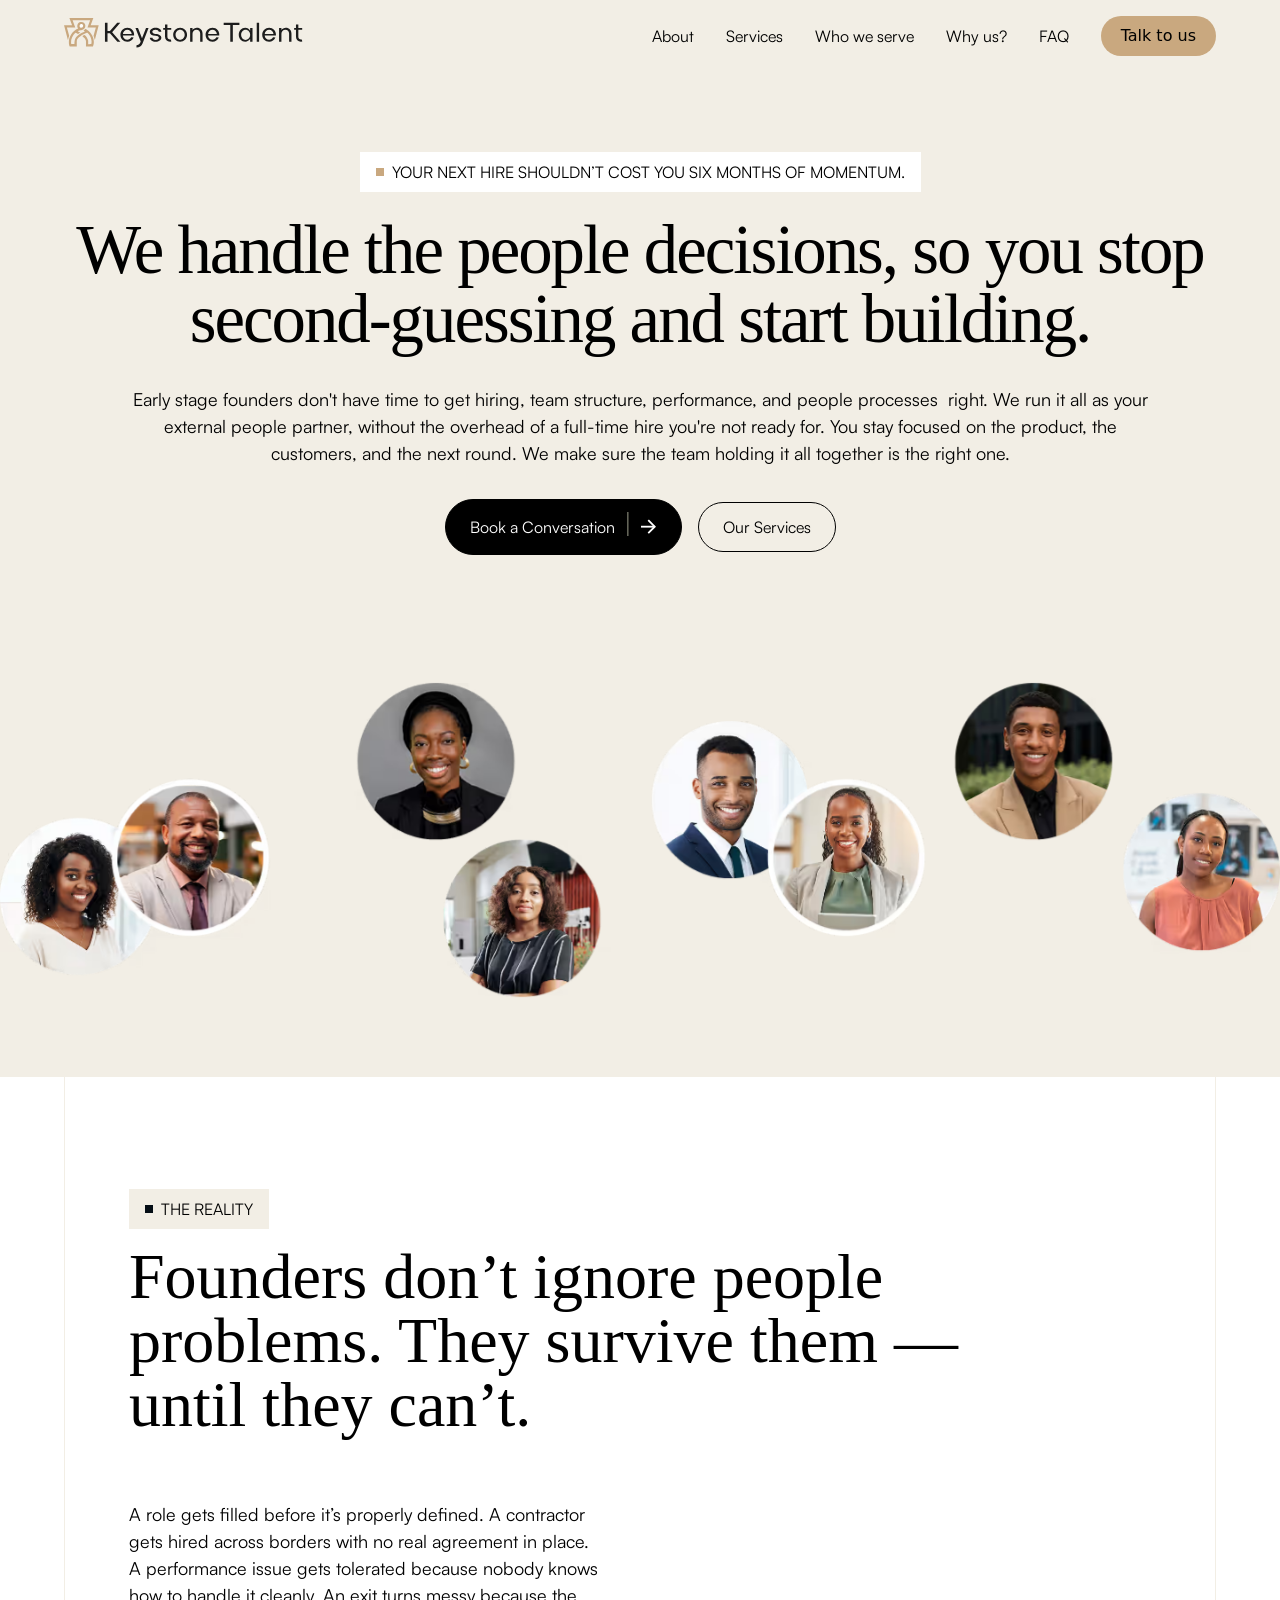
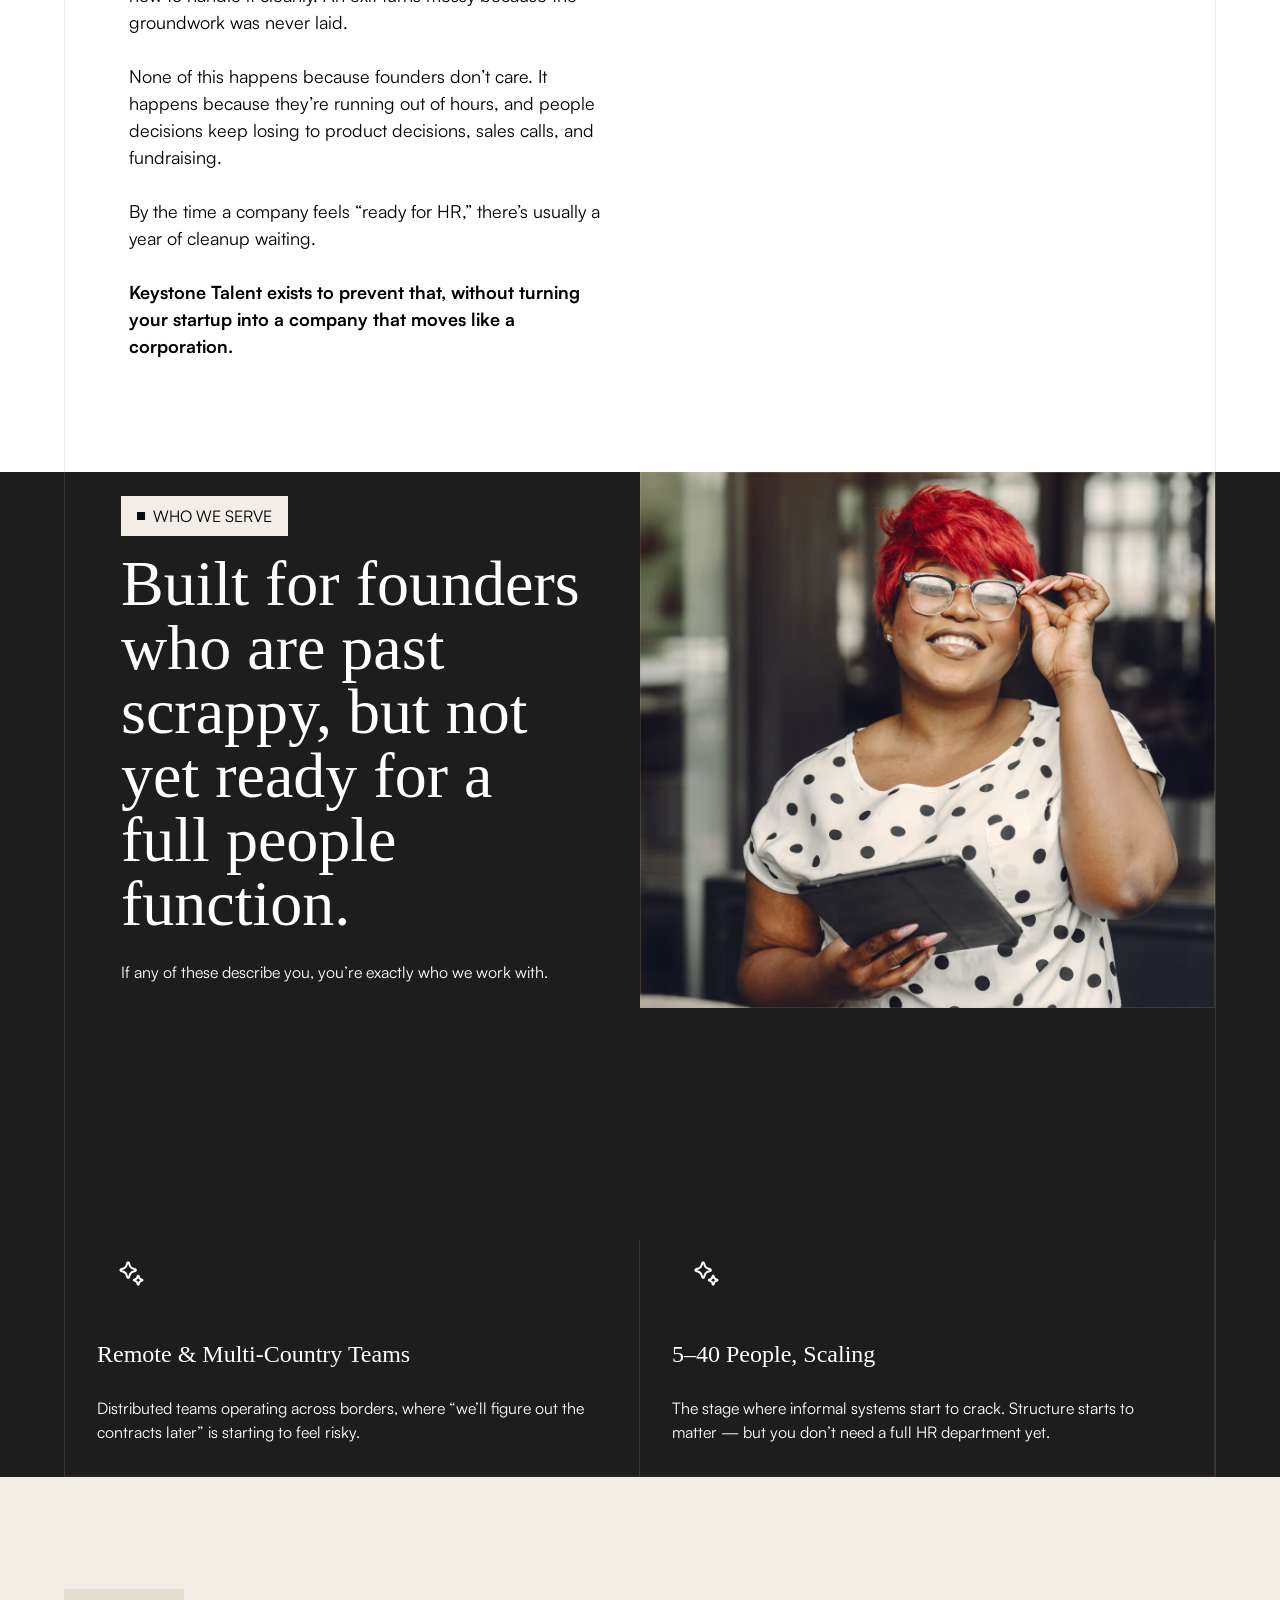
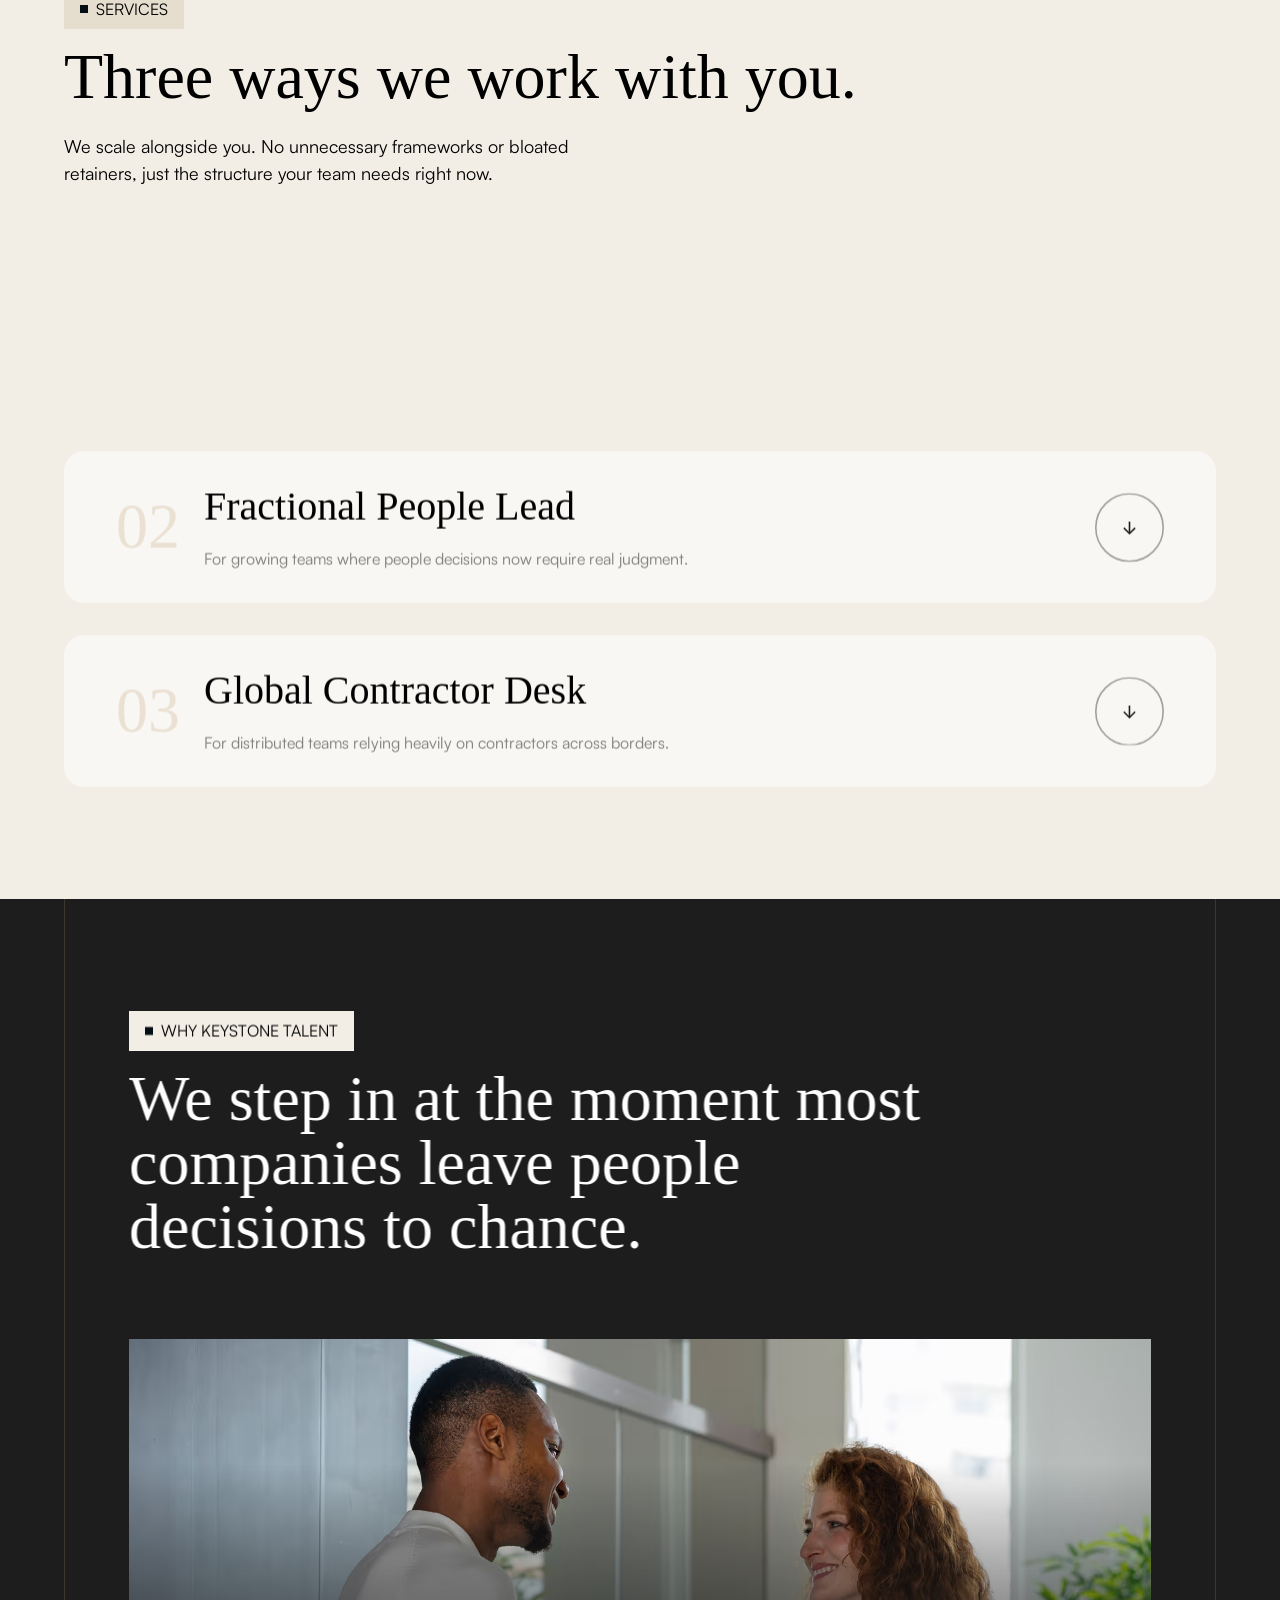
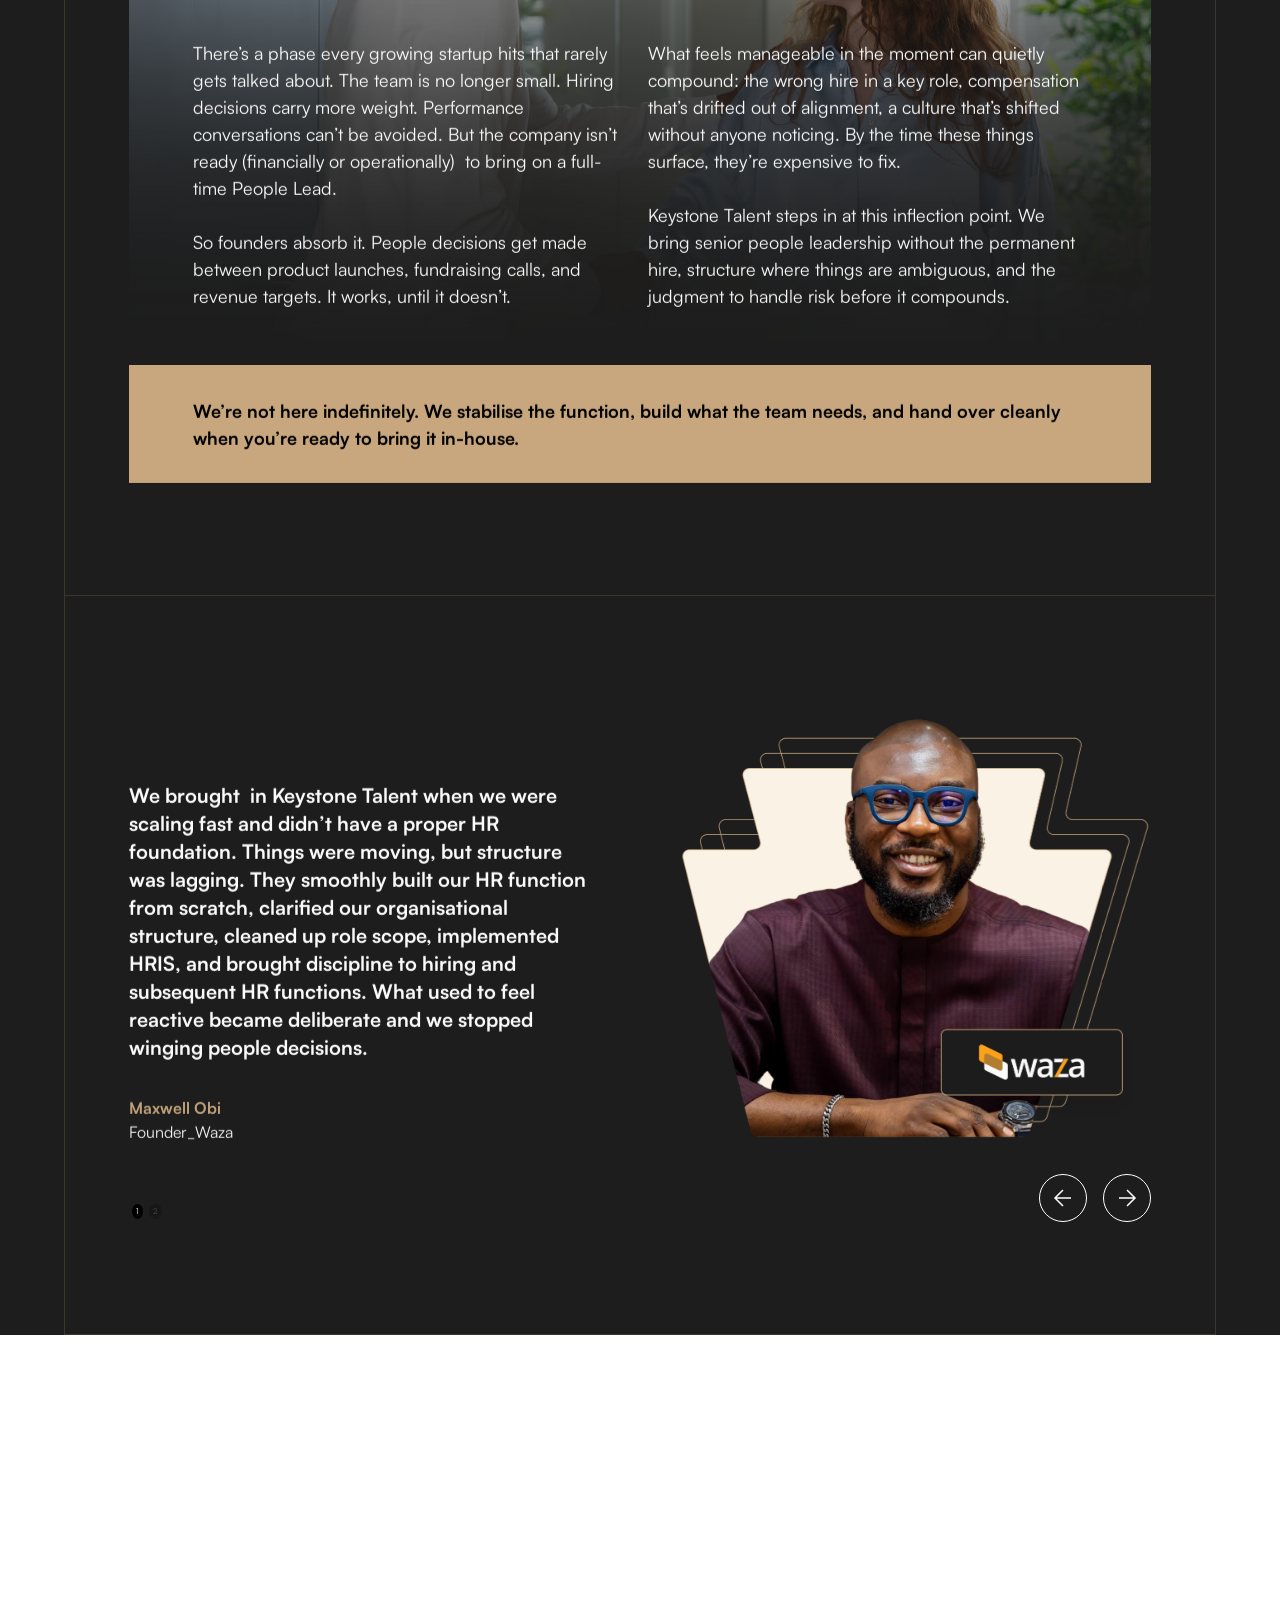
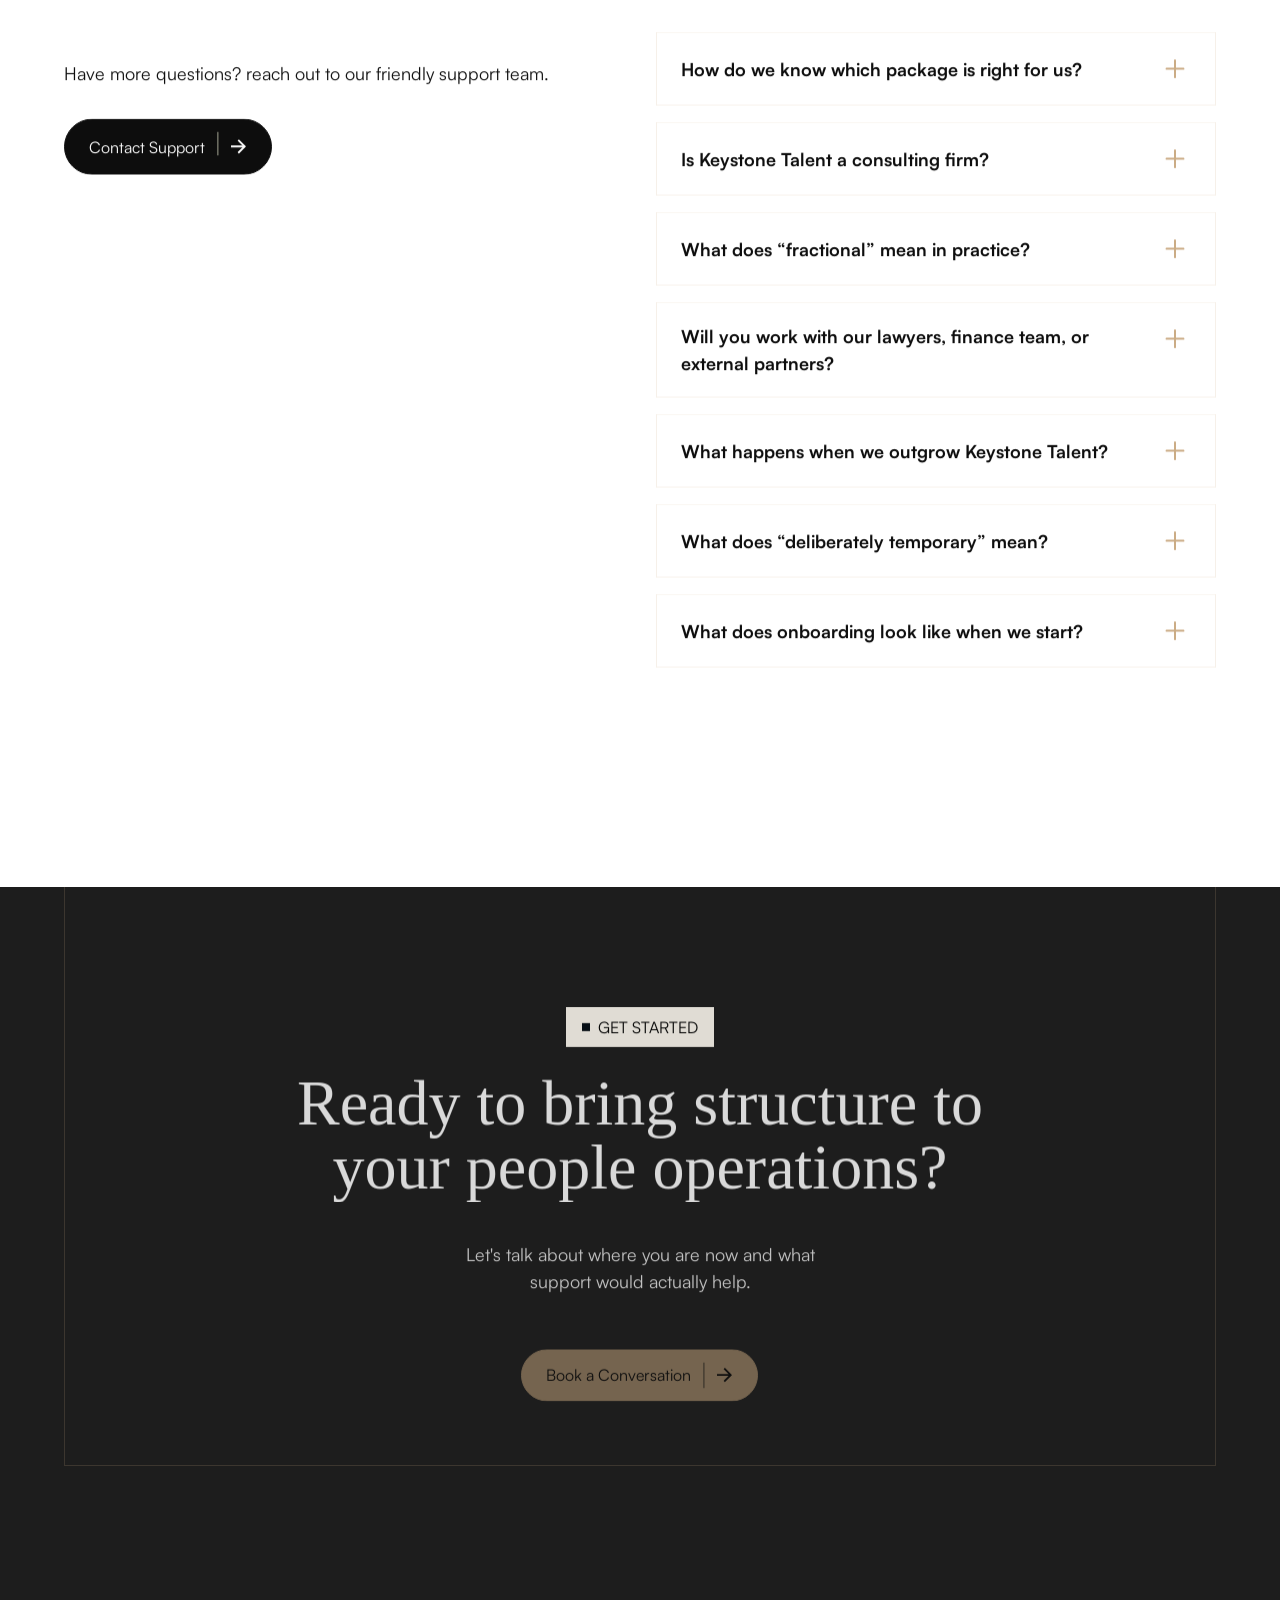
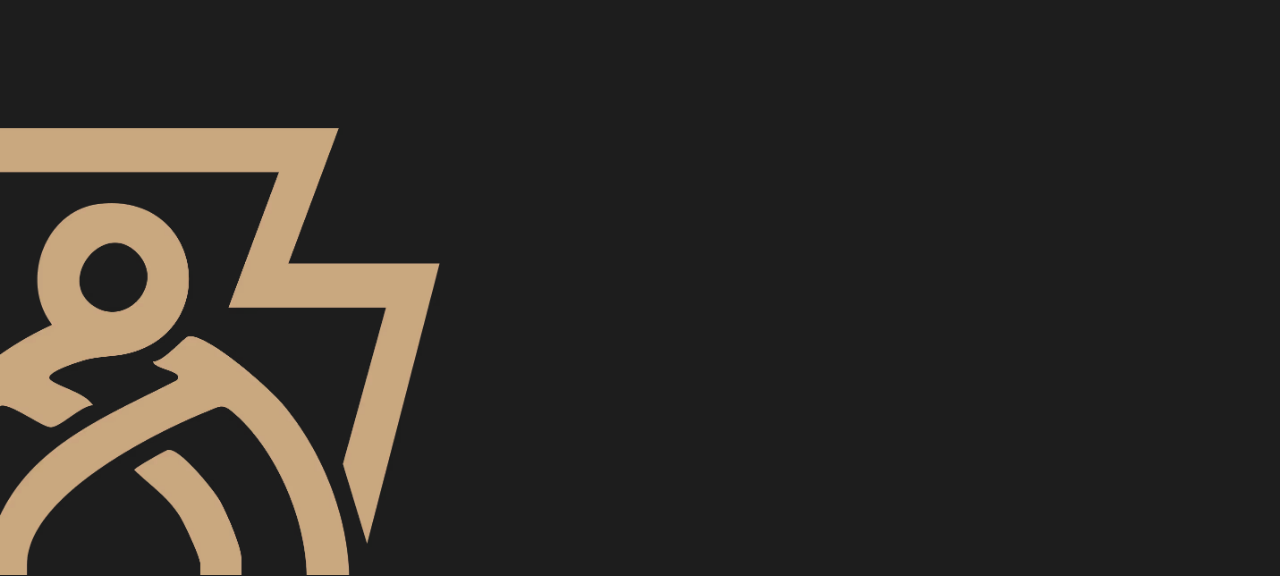
<file: index.html>
<!DOCTYPE html><!--  This site was created in Webflow. https://webflow.com  --><!--  Last Published: Mon Mar 09 2026 09:48:50 GMT+0000 (Coordinated Universal Time)  -->
<html data-wf-page="697f71d3592b1f1f0e853044" data-wf-site="697f71d1592b1f1f0e852fdd">
<head>
  <meta charset="utf-8">
  <title>We handle the people decisions, so you stop second-guessing and start building.</title>
  <meta content="Early stage founders don't have time to get hiring, team structure, performance, and people processes right. We run it all as your external people partner, without the overhead of a full-time hire you're not ready for." name="description">
  <meta content="We handle the people decisions, so you stop second-guessing and start building." property="og:title">
  <meta content="Early stage founders don't have time to get hiring, team structure, performance, and people processes right. We run it all as your external people partner, without the overhead of a full-time hire you're not ready for." property="og:description">
  <meta content="https://keystone-talent.vercel.app/images/og-image.png" property="og:image">
  <meta content="https://keystone-talent.vercel.app/" property="og:url">
  <meta content="Keystone Talent" property="og:site_name">
  <meta content="We handle the people decisions, so you stop second-guessing and start building." property="twitter:title">
  <meta content="Early stage founders don't have time to get hiring, team structure, performance, and people processes right. We run it all as your external people partner, without the overhead of a full-time hire you're not ready for." property="twitter:description">
  <meta content="https://keystone-talent.vercel.app/images/og-image.png" property="twitter:image">
  <meta property="og:type" content="website">
  <meta content="summary_large_image" name="twitter:card">
  <meta content="width=device-width, initial-scale=1" name="viewport">
  <meta content="Webflow" name="generator">
  <link href="css/normalize.css" rel="stylesheet" type="text/css">
  <link href="css/webflow.css" rel="stylesheet" type="text/css">
  <link href="css/keystonetalent.webflow.css" rel="stylesheet" type="text/css">
  <script type="text/javascript">!function(o,c){var n=c.documentElement,t=" w-mod-";n.className+=t+"js",("ontouchstart"in o||o.DocumentTouch&&c instanceof DocumentTouch)&&(n.className+=t+"touch")}(window,document);</script>
  <link href="images/favicon.ico" rel="shortcut icon" type="image/x-icon">
  <link href="images/webclip.ico" rel="apple-touch-icon"><!--  Keep this css code to improve the font quality -->
  <style>
  * {
  -webkit-font-smoothing: antialiased;
  -moz-osx-font-smoothing: grayscale;
  -o-font-smoothing: antialiased;
}
</style>
</head>
<body>
  <div class="page-wrapper">
    <div class="global-styles">
      <div class="style-overrides w-embed">
        <style>
/* Ensure all elements inherit the color from its parent */
a,
.w-input,
.w-select,
.w-tab-link,
.w-nav-link,
.w-nav-brand,
.w-dropdown-btn,
.w-dropdown-toggle,
.w-slider-arrow-left,
.w-slider-arrow-right,
.w-dropdown-link {
  color: inherit;
  text-decoration: inherit;
  font-size: inherit;
}
/* Focus state style for keyboard navigation for the focusable elements */
*[tabindex]:focus-visible,
  input[type="file"]:focus-visible {
   outline: 0.125rem solid #4d65ff;
   outline-offset: 0.125rem;
}
/* Get rid of top margin on first element in any rich text element */
.w-richtext > :not(div):first-child, .w-richtext > div:first-child > :first-child {
  margin-top: 0 !important;
}
/* Get rid of bottom margin on last element in any rich text element */
.w-richtext>:last-child, .w-richtext ol li:last-child, .w-richtext ul li:last-child {
	margin-bottom: 0 !important;
}
/* Prevent all click and hover interaction with an element */
.pointer-events-off {
	pointer-events: none;
}
/* Enables all click and hover interaction with an element */
.pointer-events-on {
  pointer-events: auto;
}
/* Create a class of .div-square which maintains a 1:1 dimension of a div */
.div-square::after {
	content: "";
	display: block;
	padding-bottom: 100%;
}
/* Make sure containers never lose their center alignment */
.container-medium,.container-small, .container-large {
	margin-right: auto !important;
  margin-left: auto !important;
}
/* Apply "..." after 3 lines of text */
.text-style-3lines {
	display: -webkit-box;
	overflow: hidden;
	-webkit-line-clamp: 3;
	-webkit-box-orient: vertical;
}
/* Apply "..." after 2 lines of text */
.text-style-2lines {
	display: -webkit-box;
	overflow: hidden;
	-webkit-line-clamp: 2;
	-webkit-box-orient: vertical;
}
/* Adds inline flex display */
.display-inlineflex {
  display: inline-flex;
}
/* These classes are never overwritten */
.hide {
  display: none !important;
}
/* Remove default Webflow chevron from form select */
select{
  -webkit-appearance:none;
}
@media screen and (max-width: 991px) {
    .hide, .hide-tablet {
        display: none !important;
    }
}
  @media screen and (max-width: 767px) {
    .hide-mobile-landscape{
      display: none !important;
    }
}
  @media screen and (max-width: 479px) {
    .hide-mobile{
      display: none !important;
    }
}
.margin-0 {
  margin: 0rem !important;
}
.padding-0 {
  padding: 0rem !important;
}
.spacing-clean {
padding: 0rem !important;
margin: 0rem !important;
}
.margin-top {
  margin-right: 0rem !important;
  margin-bottom: 0rem !important;
  margin-left: 0rem !important;
}
.padding-top {
  padding-right: 0rem !important;
  padding-bottom: 0rem !important;
  padding-left: 0rem !important;
}
.margin-right {
  margin-top: 0rem !important;
  margin-bottom: 0rem !important;
  margin-left: 0rem !important;
}
.padding-right {
  padding-top: 0rem !important;
  padding-bottom: 0rem !important;
  padding-left: 0rem !important;
}
.margin-bottom {
  margin-top: 0rem !important;
  margin-right: 0rem !important;
  margin-left: 0rem !important;
}
.padding-bottom {
  padding-top: 0rem !important;
  padding-right: 0rem !important;
  padding-left: 0rem !important;
}
.margin-left {
  margin-top: 0rem !important;
  margin-right: 0rem !important;
  margin-bottom: 0rem !important;
}
.padding-left {
  padding-top: 0rem !important;
  padding-right: 0rem !important;
  padding-bottom: 0rem !important;
}
.margin-horizontal {
  margin-top: 0rem !important;
  margin-bottom: 0rem !important;
}
.padding-horizontal {
  padding-top: 0rem !important;
  padding-bottom: 0rem !important;
}
.margin-vertical {
  margin-right: 0rem !important;
  margin-left: 0rem !important;
}
.padding-vertical {
  padding-right: 0rem !important;
  padding-left: 0rem !important;
}
/* Apply "..." at 100% width */
.truncate-width { 
		width: 100%; 
    white-space: nowrap; 
    overflow: hidden; 
    text-overflow: ellipsis; 
}
/* Removes native scrollbar */
.no-scrollbar {
    -ms-overflow-style: none;
    overflow: -moz-scrollbars-none; 
}
.no-scrollbar::-webkit-scrollbar {
    display: none;
}
</style>
      </div>
      <div class="color-schemes w-embed">
        <style>
/* Color Schemes Controls*/
<meta name="relume-color-schemes" content="false"/>
  .color-scheme-1 {
/*All sections should point to Color Scheme 1*/
  }
  .color-scheme-2 {
    --color-scheme-1--text: var(--color-scheme-2--text);
    --color-scheme-1--background: var(--color-scheme-2--background);
    --color-scheme-1--foreground: var(--color-scheme-2--foreground);
    --color-scheme-1--border: var(--color-scheme-2--border);
    --color-scheme-1--accent: var(--color-scheme-2--accent);
  }
  .color-scheme-3 {
    --color-scheme-1--text: var(--color-scheme-3--text);
    --color-scheme-1--background: var(--color-scheme-3--background);
    --color-scheme-1--foreground: var(--color-scheme-3--foreground);
    --color-scheme-1--border: var(--color-scheme-3--border);
    --color-scheme-1--accent: var(--color-scheme-3--accent);
  }
  .color-scheme-4 {
    --color-scheme-1--text: var(--color-scheme-4--text);
    --color-scheme-1--background: var(--color-scheme-4--background);
    --color-scheme-1--foreground: var(--color-scheme-4--foreground);
    --color-scheme-1--border: var(--color-scheme-4--border);
    --color-scheme-1--accent: var(--color-scheme-4--accent);
  }
  .color-scheme-5 {
    --color-scheme-1--text: var(--color-scheme-5--text);
    --color-scheme-1--background: var(--color-scheme-5--background);
    --color-scheme-1--foreground: var(--color-scheme-5--foreground);
    --color-scheme-1--border: var(--color-scheme-5--border);
    --color-scheme-1--accent: var(--color-scheme-5--accent);
  }
  .color-scheme-6 {
    --color-scheme-1--text: var(--color-scheme-6--text);
    --color-scheme-1--background: var(--color-scheme-6--background);
    --color-scheme-1--foreground: var(--color-scheme-6--foreground);
    --color-scheme-1--border: var(--color-scheme-6--border);
    --color-scheme-1--accent: var(--color-scheme-6--accent);
  }
  .color-scheme-7 {
    --color-scheme-1--text: var(--color-scheme-7--text);
    --color-scheme-1--background: var(--color-scheme-7--background);
    --color-scheme-1--foreground: var(--color-scheme-7--foreground);
    --color-scheme-1--border: var(--color-scheme-7--border);
    --color-scheme-1--accent: var(--color-scheme-7--accent);
  }
  .color-scheme-8 {
    --color-scheme-1--text: var(--color-scheme-8--text);
    --color-scheme-1--background: var(--color-scheme-8--background);
    --color-scheme-1--foreground: var(--color-scheme-8--foreground);
    --color-scheme-1--border: var(--color-scheme-8--border);
    --color-scheme-1--accent: var(--color-scheme-8--accent);
  }
  .color-scheme-9 {
    --color-scheme-1--text: var(--color-scheme-9--text);
    --color-scheme-1--background: var(--color-scheme-9--background);
    --color-scheme-1--foreground: var(--color-scheme-9--foreground);
    --color-scheme-1--border: var(--color-scheme-9--border);
    --color-scheme-1--accent: var(--color-scheme-9--accent);
  }
  .color-scheme-10 {
    --color-scheme-1--text: var(--color-scheme-10--text);
    --color-scheme-1--background: var(--color-scheme-10--background);
    --color-scheme-1--foreground: var(--color-scheme-10--foreground);
    --color-scheme-1--border: var(--color-scheme-10--border);
    --color-scheme-1--accent: var(--color-scheme-10--accent);
  }
/* Inherit slider dot colors */
.w-slider-dot {
  background-color: var(--color-scheme-1--text);
  opacity: 0.20;
}
.w-slider-dot.w-active {
  background-color: var(--color-scheme-1--text);
  opacity: 1;
}
/* Override .w-slider-nav-invert styles */
.w-slider-nav-invert .w-slider-dot {
  background-color: var(--color-scheme-1--text) !important;
  opacity: 0.20 !important;
}
.w-slider-nav-invert .w-slider-dot.w-active {
  background-color: var(--color-scheme-1--text) !important;
  opacity: 1 !important;
}
</style>
      </div>
    </div>
    <main class="main-wrapper">
      <div data-animation="default" class="rl_navbar1_component w-nav" data-easing2="ease" fs-scrolldisable-element="smart-nav" data-easing="ease" data-collapse="medium" role="banner" data-duration="400" id="nav">
        <div class="rl_navbar1_container">
          <a href="#" class="rl_navbar1_logo-link w-nav-brand">
            <div class="w-embed"><svg width="100%" height="100%" viewbox="0 0 292 36" fill="none" xmlns="http://www.w3.org/2000/svg">
                <path d="M7.0269 34.633C6.44062 34.4546 5.93931 31.3193 5.89683 30.6735C5.33604 22.729 10.0603 15.94 17.1126 12.7282C14.9884 9.95823 16.5773 5.36145 20.095 4.91962C26.9095 4.06994 28.167 13.272 21.8539 14.623C21.0722 14.7929 20.2225 14.7674 19.3558 14.9799C19.0159 15.0648 16.3819 15.8465 17.0362 16.3139C17.7244 16.8152 19.1944 17.1041 19.7636 17.9368C18.9734 17.9622 17.6394 19.3727 17.0107 19.3557C16.4329 19.3387 14.4361 17.8008 13.7904 17.9707C10.5956 20.8936 8.28443 25.4395 8.54784 29.8663C8.56483 30.2147 8.77725 31.7951 9.06614 31.7951H12.6348C12.6858 29.4924 12.7623 27.1813 13.7479 25.0656C15.9146 20.4178 20.8937 18.523 25.1676 16.3139C25.7369 15.7106 23.6722 15.6341 23.6382 15.0903C24.2925 15.1668 25.6859 13.4674 25.9663 13.4589C27.2918 13.4079 31.0899 16.7642 31.9991 17.8348C35.7037 22.2022 37.7599 29.3395 35.1514 34.65H26.6971V28.2349C26.6971 27.7931 25.6774 25.5924 25.3546 25.0911C24.5644 23.842 23.4598 23.1198 22.4232 22.1172C22.4232 21.9897 24.4794 20.8342 24.6068 20.8172C25.3885 20.7067 27.4703 23.3237 27.8866 23.9865C28.3284 24.7002 29.3481 27.0793 29.3481 27.8186V31.6931C29.3481 32.3814 32.6788 31.5996 33.1886 31.7696C34.5056 27.6146 32.22 21.5054 29.0677 18.625C28.1415 17.7753 28.099 17.9452 27.0284 18.3786C23.5787 19.7806 15.4897 23.8675 15.4897 28.2264V34.6415H7.0354L7.0269 34.633Z" fill="#C9A87F"></path>
                <path d="M35.6527 0L32.3899 8.76023H42.1698L37.4795 26.8925L35.9161 21.7349L38.7031 11.6152H28.5154L31.7781 2.85493H10.3831L13.6459 11.6152H3.45821L6.25367 21.7349C5.65039 23.1963 5.43797 24.7937 4.98764 26.2892C4.92816 26.4846 4.95365 26.7565 4.69025 26.697L0 8.76873H9.77985L6.51707 0.00849216H35.6527V0Z" fill="#C9A87F"></path>
                <path d="M22.5421 8.01243C24.6239 9.99219 21.8454 13.102 19.6532 11.4112C17.461 9.7203 20.4009 5.98169 22.5421 8.01243Z" fill="#FEFEFD"></path>
                <path d="M49.7838 5.82766H52.9046V15.9703H55.8025L64.7191 5.82766H68.3972L58.5518 17.2334L68.6201 28.825H64.9048L55.8768 18.6452H52.9046V28.825H49.7838V5.82766ZM68.612 20.4657C68.612 15.7845 72.4387 11.9578 77.0456 11.9578C82.0611 11.9578 85.7392 16.0817 85.2934 21.2088H71.5841C71.8442 24.1066 73.9991 26.5216 77.0456 26.5216C79.0889 26.5216 80.9094 25.3698 81.7639 23.5494L84.6989 23.8094C83.4358 26.8188 80.6122 28.9736 77.0456 28.9736C72.2529 28.9736 68.612 25.1841 68.612 20.4657ZM71.6956 19.4254H82.3583C81.9868 16.3046 79.7948 14.2241 77.0084 14.2241C74.1477 14.2241 71.9928 16.5276 71.6956 19.4254ZM93.2733 28.5278L86.9203 12.1064H90.0411L94.8709 24.5153L99.775 12.1064H102.859L95.5396 31.017C94.3879 33.9892 91.4157 35.9583 88.1463 35.884V33.0604C90.0782 33.0604 91.9358 31.9087 92.6789 30.0139L93.2733 28.5278ZM104.392 16.8991C104.392 14.1498 107.513 11.9578 111.414 11.9578C115.612 11.9578 118.435 14.1126 118.435 16.7505H115.24C115.24 15.3387 113.531 14.187 111.414 14.187C109.11 14.187 107.438 15.3015 107.438 16.7505C107.438 18.2366 109.036 19.3511 111.414 19.3511C115.798 19.3511 118.435 21.4688 118.435 24.0323C118.435 26.6702 115.575 28.9736 111.414 28.9736C107.513 28.9736 104.392 26.8188 104.392 24.1438H107.587C107.587 25.5927 109.296 26.7445 111.414 26.7445C113.717 26.7445 115.389 25.5927 115.389 24.1438C115.389 22.6949 113.828 21.5803 111.414 21.5803C106.732 21.5803 104.392 19.2768 104.392 16.8991ZM122.901 14.3727H120.672V12.1064H122.901V7.87104H125.799V12.1064H130.48V14.3727H125.799V22.8063C125.799 24.8497 127.285 26.15 129.143 26.15C129.514 26.15 129.886 26.0757 129.997 26.0757L130.629 28.6021C130.517 28.6392 129.7 28.825 128.994 28.825C125.353 28.825 122.901 26.5216 122.901 22.8806V14.3727ZM141.301 28.9736C136.62 28.9736 132.83 25.1469 132.83 20.4657C132.83 15.7845 136.62 11.9578 141.301 11.9578C145.945 11.9578 149.735 15.7845 149.735 20.4657C149.735 25.1469 145.945 28.9736 141.301 28.9736ZM141.301 14.4099C138.218 14.4099 135.728 17.122 135.728 20.4657C135.728 23.8094 138.218 26.5216 141.301 26.5216C144.348 26.5216 146.837 23.8094 146.837 20.4657C146.837 17.0477 144.273 14.4099 141.301 14.4099ZM156.374 28.825H153.476V12.1064H156.374V14.7071C157.488 13.1095 159.42 11.9578 161.687 11.9578C165.848 11.9578 168.597 15.1901 168.597 19.0539V28.825H165.699V18.8682C165.699 16.3789 163.73 14.3727 161.241 14.3727C158.194 14.3727 156.374 17.0105 156.374 19.0539V28.825ZM172.269 20.4657C172.269 15.7845 176.095 11.9578 180.702 11.9578C185.718 11.9578 189.396 16.0817 188.95 21.2088H175.241C175.501 24.1066 177.656 26.5216 180.702 26.5216C182.746 26.5216 184.566 25.3698 185.421 23.5494L188.356 23.8094C187.092 26.8188 184.269 28.9736 180.702 28.9736C175.91 28.9736 172.269 25.1841 172.269 20.4657ZM175.352 19.4254H186.015C185.643 16.3046 183.452 14.2241 180.665 14.2241C177.804 14.2241 175.649 16.5276 175.352 19.4254Z" fill="#1D1D1D"></path>
                <path d="M194.298 8.50263V5.82766H213.432V8.50263H205.444V28.825H202.323V8.50263H194.298ZM220.553 28.9736C216.058 28.9736 212.64 25.2212 212.64 20.4657C212.64 15.7102 216.095 11.9578 220.553 11.9578C223.079 11.9578 225.271 13.4068 226.497 15.5244V12.1064H229.395V28.825H226.497V25.407C225.234 27.5247 223.042 28.9736 220.553 28.9736ZM220.999 14.2613C217.989 14.2613 215.537 17.0477 215.537 20.4657C215.537 23.9209 217.989 26.7073 220.999 26.7073C223.674 26.7073 226.497 24.3667 226.497 20.4657C226.497 17.0105 224.082 14.2613 220.999 14.2613ZM237.416 28.825H234.519V5.82766H237.416V28.825ZM241.192 20.4657C241.192 15.7845 245.019 11.9578 249.626 11.9578C254.641 11.9578 258.32 16.0817 257.874 21.2088H244.165C244.425 24.1066 246.579 26.5216 249.626 26.5216C251.669 26.5216 253.49 25.3698 254.344 23.5494L257.279 23.8094C256.016 26.8188 253.193 28.9736 249.626 28.9736C244.833 28.9736 241.192 25.1841 241.192 20.4657ZM244.276 19.4254H254.939C254.567 16.3046 252.375 14.2241 249.589 14.2241C246.728 14.2241 244.573 16.5276 244.276 19.4254ZM264.59 28.825H261.693V12.1064H264.59V14.7071C265.705 13.1095 267.637 11.9578 269.903 11.9578C274.064 11.9578 276.814 15.1901 276.814 19.0539V28.825H273.916V18.8682C273.916 16.3789 271.947 14.3727 269.457 14.3727C266.411 14.3727 264.59 17.0105 264.59 19.0539V28.825ZM282.275 14.3727H280.046V12.1064H282.275V7.87104H285.173V12.1064H289.854V14.3727H285.173V22.8063C285.173 24.8497 286.659 26.15 288.516 26.15C288.888 26.15 289.259 26.0757 289.371 26.0757L290.002 28.6021C289.891 28.6392 289.074 28.825 288.368 28.825C284.727 28.825 282.275 26.5216 282.275 22.8806V14.3727Z" fill="#1D1D1D"></path>
              </svg></div>
          </a>
          <nav role="navigation" class="rl_navbar1_menu is-page-height-tablet w-nav-menu">
            <a href="#reality" class="rl_navbar1_link w-nav-link">About</a>
            <a href="#services" class="rl_navbar1_link w-nav-link">Services</a>
            <a href="#who" class="rl_navbar1_link w-nav-link">Who we serve</a>
            <a href="#why" class="rl_navbar1_link w-nav-link">Why us?</a>
            <a href="#faq" class="rl_navbar1_link w-nav-link">FAQ</a>
            <div class="rl_navbar1_menu-buttons">
              <a href="#" class="rl_navbar1_button-secondary w-button">Button</a>
              <a href="https://calendar.app.google/kK8mnhvHNtxRV3VXA" target="_blank" class="rl_navbar1_button w-button">Talk to us</a>
            </div>
          </nav>
          <div class="rl_navbar1_menu-button w-nav-button">
            <div class="rl_menu-icon">
              <div class="rl_menu-icon_line-top"></div>
              <div class="rl_menu-icon_line-middle">
                <div class="rl_menu-icon_line-middle-inner"></div>
              </div>
              <div class="rl_menu-icon_line-bottom"></div>
            </div>
          </div>
        </div>
      </div>
      <header id="header" class="section_header">
        <div class="padding-global">
          <div class="container-large">
            <div class="padding-section-medium">
              <div class="header_component">
                <div class="header_content">
                  <div data-w-id="c8a583bc-2152-6637-a844-d4d92b585a0c" style="opacity:0" class="tagline is-header">
                    <div class="tagline-dot is-header"></div>
                    <div class="text-style-subheading">Your next hire shouldn’t cost you six months of momentum.</div>
                  </div>
                  <div class="spacer-small"></div>
                  <h1 data-w-id="4b47d95b-f0f5-b7bf-ccb1-d9ccf47cbe6d" style="opacity:0" class="heading-style-h1">We handle the people decisions, so you stop second-guessing and start building.</h1>
                  <div class="spacer-medium"></div>
                  <div data-w-id="f7b6a2ca-d6b8-737c-5200-37b9d8ff437b" style="opacity:0" class="max-width-xlarge">
                    <p class="text-size-medium">Early stage founders don&#x27;t have time to get hiring, team structure, performance, and people processes  right. We run it all as your external people partner, without the overhead of a full-time hire you&#x27;re not ready for. You stay focused on the product, the customers, and the next round. We make sure the team holding it all together is the right one.</p>
                  </div>
                  <div class="spacer-medium"></div>
                  <div data-w-id="4b47d95b-f0f5-b7bf-ccb1-d9ccf47cbe73" style="opacity:0" class="button-group">
                    <a href="https://calendar.app.google/kK8mnhvHNtxRV3VXA" target="_blank" class="button is-icon w-inline-block">
                      <div>Book a Conversation</div>
                      <div class="w-embed"><svg width="2" height="24" viewbox="0 0 2 24" fill="none" xmlns="http://www.w3.org/2000/svg">
                          <path opacity="0.4" d="M0.799988 0L0.799988 24" stroke="#F7FBDD" stroke-width="1.6"></path>
                        </svg></div>
                      <div class="icon-embed-xxsmall w-embed"><svg width="100%" height="100%" viewbox="0 0 14 13" fill="none" xmlns="http://www.w3.org/2000/svg">
                          <path d="M12 6.22266L-1.19209e-07 6.22266" stroke="currentcolor" stroke-width="1.6"></path>
                          <path d="M6.34326 0.565918L12.0001 6.22277L6.34326 11.8796" stroke="currentcolor" stroke-width="1.6"></path>
                        </svg></div>
                    </a>
                    <a href="#services" class="button is-secondary w-button">Our Services</a>
                  </div>
                  <div class="spacer-large"></div><img class="header_image-mobile" src="images/Mobile.avif" alt="" style="opacity:0" sizes="(max-width: 1074px) 100vw, 1074px" data-w-id="77b5c65a-7488-ba38-deeb-6df530ee6207" loading="lazy" srcset="images/Mobile-p-500.avif 500w, images/Mobile-p-800.avif 800w, images/Mobile.avif 1074w">
                </div>
              </div>
            </div>
          </div>
        </div>
        <div data-w-id="4b47d95b-f0f5-b7bf-ccb1-d9ccf47cbe79" style="opacity:0" class="header_image-wrapper"><img src="images/hero-img.avif" loading="lazy" sizes="(max-width: 1440px) 100vw, 1440px" srcset="images/hero-img-p-500.avif 500w, images/hero-img-p-800.avif 800w, images/hero-img.avif 1440w" alt="" class="header_image"></div>
        <div class="spacer-xxlarge hide-tablet"></div>
      </header>
      <section id="reality" class="section_the-reality">
        <div class="padding-global">
          <div class="container-large">
            <div class="reality_line-wrapper">
              <div class="padding-section-large">
                <div class="reality_component">
                  <div class="reality_heading-wrapper">
                    <div data-w-id="bbc3e975-e075-67c1-9842-c8c4c4cc09e1" style="opacity:0" class="tagline">
                      <div class="tagline-dot"></div>
                      <div class="text-style-subheading">The reality</div>
                    </div>
                    <div class="spacer-xsmall"></div>
                    <h2 data-w-id="04e8f233-2f14-d982-8604-0c6589f42412" style="opacity:0" class="heading-style-h2">Founders don’t ignore people problems. They survive them — until they can’t.</h2>
                  </div>
                  <div class="spacer-xlarge"></div>
                  <div class="reality_content-wrapper">
                    <div data-w-id="93408f93-53ff-a4ba-54dc-0847f27ac281" style="opacity:0" class="reality_content">
                      <p class="text-size-medium">A role gets filled before it’s properly defined. A contractor gets hired across borders with no real agreement in place. A performance issue gets tolerated because nobody knows how to handle it cleanly. An exit turns messy because the groundwork was never laid.<br><br>None of this happens because founders don’t care. It happens because they’re running out of hours, and people decisions keep losing to product decisions, sales calls, and fundraising.<br><br>By the time a company feels “ready for HR,” there’s usually a year of cleanup waiting. <br><br><strong>Keystone Talent exists to prevent that, without turning your startup into a company that moves like a corporation.</strong></p>
                    </div>
                    <div data-w-id="93408f93-53ff-a4ba-54dc-0847f27ac292" style="opacity:0" class="reality_image-wrapper">
                      <div class="w-embed"><svg width="100%" height="100%" viewbox="0 0 452 199" fill="none" xmlns="http://www.w3.org/2000/svg">
                          <rect x="0.326156" y="129.408" width="451.036" height="68.5763" rx="34.2881" fill="white"></rect>
                          <rect x="0.326156" y="129.408" width="451.036" height="68.5763" rx="34.2881" stroke="#C9A87F" stroke-width="0.652312"></rect>
                          <path fill-rule="evenodd" clip-rule="evenodd" d="M17.2955 159.496C17.3105 160.255 16.8975 161.281 16.3605 161.817C15.8622 162.316 15.5823 162.992 15.5823 163.697C15.5823 164.402 15.8622 165.078 16.3605 165.577C16.8905 166.105 17.2805 167.021 17.2955 167.769C17.3095 168.431 17.5685 169.089 18.0735 169.593C18.5394 170.06 19.1627 170.336 19.8215 170.368C20.6125 170.408 21.6485 170.868 22.2085 171.428C22.7072 171.926 23.3832 172.206 24.088 172.206C24.7928 172.206 25.4687 171.926 25.9675 171.428C26.5275 170.868 27.5635 170.408 28.3545 170.368C29.0133 170.336 29.6366 170.06 30.1025 169.593C30.5882 169.108 30.8667 168.453 30.8795 167.767C30.8945 167.021 31.2795 166.111 31.8085 165.583C32.3087 165.085 32.5903 164.408 32.5914 163.701C32.5925 162.995 32.3131 162.317 31.8145 161.817C31.2785 161.282 30.8645 160.255 30.8805 159.497C30.888 159.139 30.8229 158.784 30.6892 158.451C30.5555 158.119 30.3559 157.818 30.1025 157.565C29.8398 157.302 29.5246 157.097 29.1775 156.963C28.8303 156.83 28.4589 156.771 28.0875 156.79C27.3735 156.826 26.4725 156.48 25.9675 155.974C25.4687 155.476 24.7925 155.196 24.0875 155.196C23.3824 155.196 22.7062 155.476 22.2075 155.974C21.7035 156.479 20.8015 156.826 20.0875 156.79C19.7162 156.771 19.345 156.83 18.998 156.963C18.651 157.097 18.336 157.302 18.0735 157.565C17.8201 157.818 17.6206 158.119 17.4869 158.451C17.3532 158.783 17.2881 159.138 17.2955 159.496ZM27.1235 160.322C27.2383 160.386 27.3395 160.472 27.4212 160.574C27.5029 160.677 27.5636 160.795 27.5997 160.922C27.6358 161.048 27.6467 161.18 27.6318 161.311C27.6168 161.441 27.5763 161.567 27.5125 161.682L24.7445 166.664C24.6728 166.8 24.5708 166.917 24.4465 167.007C24.2658 167.138 24.0466 167.204 23.8237 167.196C23.6009 167.188 23.3871 167.106 23.2165 166.962L20.4575 164.755C20.3549 164.673 20.2695 164.572 20.2062 164.456C20.1428 164.341 20.1028 164.215 20.0883 164.084C20.0738 163.954 20.0852 163.822 20.1217 163.696C20.1583 163.569 20.2194 163.452 20.3015 163.349C20.3835 163.247 20.485 163.161 20.6001 163.098C20.7152 163.034 20.8416 162.994 20.9722 162.98C21.1027 162.965 21.2349 162.977 21.361 163.013C21.4872 163.05 21.6049 163.111 21.7075 163.193L23.5605 164.676L25.7635 160.71C25.8273 160.595 25.9131 160.494 26.016 160.413C26.1189 160.331 26.2368 160.27 26.3631 160.234C26.4894 160.198 26.6215 160.188 26.752 160.203C26.8825 160.218 27.0087 160.258 27.1235 160.322Z" fill="#C9A87F"></path>
                          <path d="M41.0142 166.988V166.11H43.5268V166.988C43.5268 168.132 44.1601 169.031 45.6309 169.031C47.1017 169.031 47.7146 168.193 47.7146 166.886V156.263H50.3294V167.029C50.3294 169.664 48.4908 171.462 45.6513 171.462C42.5871 171.462 41.0142 169.562 41.0142 166.988ZM60.0073 161.105H62.4996V171.196H60.1912L60.0073 169.848C59.3945 170.808 58.0871 171.462 56.7388 171.462C54.41 171.462 53.0414 169.889 53.0414 167.417V161.105H55.5336V166.539C55.5336 168.459 56.2894 169.235 57.6785 169.235C59.2515 169.235 60.0073 168.316 60.0073 166.396V161.105ZM64.0979 168.132H66.4676C66.488 169.01 67.1417 169.562 68.2857 169.562C69.4501 169.562 70.0833 169.092 70.0833 168.357C70.0833 167.846 69.8178 167.478 68.9189 167.274L67.1008 166.845C65.2827 166.436 64.4043 165.578 64.4043 163.965C64.4043 161.983 66.0794 160.798 68.4082 160.798C70.6758 160.798 72.2079 162.106 72.2283 164.067H69.8586C69.8382 163.209 69.2662 162.657 68.3061 162.657C67.3255 162.657 66.7536 163.107 66.7536 163.862C66.7536 164.434 67.203 164.802 68.061 165.006L69.8791 165.435C71.5746 165.824 72.4326 166.6 72.4326 168.152C72.4326 170.195 70.6962 171.462 68.204 171.462C65.6913 171.462 64.0979 170.113 64.0979 168.132ZM77.7621 171.196H75.2698V163.188H73.3292V161.105H75.2698V157.959H77.7621V161.105H79.7232V163.188H77.7621V171.196ZM86.1861 166.13C86.1861 163.004 88.2494 160.798 91.2319 160.798C93.9896 160.798 95.869 162.33 96.1346 164.761H93.6424C93.3564 163.617 92.5188 163.025 91.334 163.025C89.7406 163.025 88.6783 164.23 88.6783 166.13C88.6783 168.03 89.6589 169.215 91.2523 169.215C92.4984 169.215 93.3768 168.602 93.6424 167.499H96.155C95.8486 169.848 93.8875 171.462 91.2523 171.462C88.1881 171.462 86.1861 169.337 86.1861 166.13ZM100.523 171.196H98.0508V155.998H100.523V171.196ZM106.14 171.462C103.995 171.462 102.688 170.216 102.688 168.316C102.688 166.457 104.036 165.292 106.426 165.109L109.449 164.884V164.659C109.449 163.29 108.632 162.739 107.366 162.739C105.895 162.739 105.078 163.352 105.078 164.414H102.953C102.953 162.228 104.751 160.798 107.488 160.798C110.205 160.798 111.88 162.269 111.88 165.068V171.196H109.694L109.511 169.705C109.082 170.747 107.713 171.462 106.14 171.462ZM106.957 169.582C108.489 169.582 109.47 168.663 109.47 167.111V166.579L107.366 166.743C105.813 166.886 105.221 167.397 105.221 168.214C105.221 169.133 105.833 169.582 106.957 169.582ZM120.661 161.064V163.372H119.742C117.944 163.372 116.821 164.332 116.821 166.293V171.196H114.329V161.125H116.678L116.821 162.596C117.25 161.595 118.21 160.921 119.558 160.921C119.905 160.921 120.253 160.962 120.661 161.064ZM123.594 159.082C122.736 159.082 122.062 158.408 122.062 157.571C122.062 156.733 122.736 156.079 123.594 156.079C124.411 156.079 125.086 156.733 125.086 157.571C125.086 158.408 124.411 159.082 123.594 159.082ZM122.348 171.196V161.105H124.84V171.196H122.348ZM130.847 171.196H128.355V163.188H126.414V161.105H128.355V157.959H130.847V161.105H132.808V163.188H130.847V171.196ZM133.479 175.874V173.791H134.97C135.951 173.791 136.564 173.566 136.993 172.381L137.279 171.625L133.214 161.105H135.849L138.443 168.459L141.181 161.105H143.755L138.811 173.443C138.055 175.323 136.993 176.099 135.338 176.099C134.644 176.099 134.031 176.017 133.479 175.874ZM146.645 170.297C146.645 171.993 145.419 173.341 143.764 173.545V172.544C144.684 172.381 145.378 171.829 145.378 171.114C145.215 171.196 145.031 171.237 144.786 171.237C143.989 171.237 143.335 170.645 143.335 169.827C143.335 168.847 143.969 168.193 144.888 168.193C145.909 168.193 146.645 169.031 146.645 170.297ZM153.99 168.132H156.359C156.38 169.01 157.033 169.562 158.177 169.562C159.342 169.562 159.975 169.092 159.975 168.357C159.975 167.846 159.709 167.478 158.811 167.274L156.992 166.845C155.174 166.436 154.296 165.578 154.296 163.965C154.296 161.983 155.971 160.798 158.3 160.798C160.567 160.798 162.099 162.106 162.12 164.067H159.75C159.73 163.209 159.158 162.657 158.198 162.657C157.217 162.657 156.645 163.107 156.645 163.862C156.645 164.434 157.095 164.802 157.953 165.006L159.771 165.435C161.466 165.824 162.324 166.6 162.324 168.152C162.324 170.195 160.588 171.462 158.096 171.462C155.583 171.462 153.99 170.113 153.99 168.132ZM167.654 171.196H165.161V163.188H163.221V161.105H165.161V157.959H167.654V161.105H169.615V163.188H167.654V171.196ZM177.497 161.064V163.372H176.578C174.78 163.372 173.656 164.332 173.656 166.293V171.196H171.164V161.125H173.513L173.656 162.596C174.085 161.595 175.045 160.921 176.394 160.921C176.741 160.921 177.088 160.962 177.497 161.064ZM186.027 161.105H188.519V171.196H186.211L186.027 169.848C185.414 170.808 184.107 171.462 182.759 171.462C180.43 171.462 179.061 169.889 179.061 167.417V161.105H181.553V166.539C181.553 168.459 182.309 169.235 183.698 169.235C185.271 169.235 186.027 168.316 186.027 166.396V161.105ZM190.302 166.13C190.302 163.004 192.365 160.798 195.347 160.798C198.105 160.798 199.985 162.33 200.25 164.761H197.758C197.472 163.617 196.634 163.025 195.449 163.025C193.856 163.025 192.794 164.23 192.794 166.13C192.794 168.03 193.774 169.215 195.368 169.215C196.614 169.215 197.492 168.602 197.758 167.499H200.271C199.964 169.848 198.003 171.462 195.368 171.462C192.304 171.462 190.302 169.337 190.302 166.13ZM205.557 171.196H203.065V163.188H201.125V161.105H203.065V157.959H205.557V161.105H207.519V163.188H205.557V171.196ZM215.911 161.105H218.403V171.196H216.095L215.911 169.848C215.298 170.808 213.991 171.462 212.643 171.462C210.314 171.462 208.945 169.889 208.945 167.417V161.105H211.438V166.539C211.438 168.459 212.193 169.235 213.582 169.235C215.155 169.235 215.911 168.316 215.911 166.396V161.105ZM227.31 161.064V163.372H226.391C224.593 163.372 223.47 164.332 223.47 166.293V171.196H220.978V161.125H223.327L223.47 162.596C223.899 161.595 224.859 160.921 226.207 160.921C226.554 160.921 226.902 160.962 227.31 161.064ZM233.173 171.462C230.17 171.462 228.066 169.276 228.066 166.15C228.066 162.984 230.129 160.798 233.091 160.798C236.114 160.798 238.035 162.821 238.035 165.967V166.722L230.435 166.743C230.619 168.52 231.559 169.419 233.214 169.419C234.582 169.419 235.481 168.888 235.767 167.928H238.075C237.646 170.134 235.808 171.462 233.173 171.462ZM233.111 162.841C231.641 162.841 230.742 163.638 230.497 165.149H235.563C235.563 163.76 234.603 162.841 233.111 162.841ZM242.741 170.297C242.741 171.993 241.515 173.341 239.86 173.545V172.544C240.779 172.381 241.474 171.829 241.474 171.114C241.311 171.196 241.127 171.237 240.882 171.237C240.085 171.237 239.431 170.645 239.431 169.827C239.431 168.847 240.064 168.193 240.984 168.193C242.005 168.193 242.741 169.031 242.741 170.297ZM253.865 171.462C251.72 171.462 250.412 170.216 250.412 168.316C250.412 166.457 251.761 165.292 254.151 165.109L257.174 164.884V164.659C257.174 163.29 256.357 162.739 255.09 162.739C253.619 162.739 252.802 163.352 252.802 164.414H250.678C250.678 162.228 252.475 160.798 255.213 160.798C257.93 160.798 259.605 162.269 259.605 165.068V171.196H257.419L257.235 169.705C256.806 170.747 255.438 171.462 253.865 171.462ZM254.682 169.582C256.214 169.582 257.194 168.663 257.194 167.111V166.579L255.09 166.743C253.538 166.886 252.945 167.397 252.945 168.214C252.945 169.133 253.558 169.582 254.682 169.582ZM264.545 171.196H262.053V161.105H264.362L264.566 162.412C265.199 161.391 266.425 160.798 267.794 160.798C270.327 160.798 271.634 162.371 271.634 164.986V171.196H269.142V165.578C269.142 163.883 268.304 163.066 267.017 163.066C265.485 163.066 264.545 164.128 264.545 165.762V171.196ZM278.23 171.462C275.308 171.462 273.49 169.317 273.49 166.191C273.49 163.045 275.329 160.798 278.373 160.798C279.782 160.798 281.028 161.391 281.662 162.392V155.998H284.133V171.196H281.845L281.682 169.623C281.069 170.788 279.762 171.462 278.23 171.462ZM278.781 169.174C280.518 169.174 281.641 167.928 281.641 166.11C281.641 164.291 280.518 163.025 278.781 163.025C277.045 163.025 275.982 164.312 275.982 166.11C275.982 167.907 277.045 169.174 278.781 169.174ZM291.236 161.105H292.686V159.879C292.686 157.142 294.136 155.998 296.322 155.998C296.71 155.998 297.18 156.018 297.609 156.1V158.224H296.731C295.464 158.224 295.158 158.878 295.158 159.879V161.105H297.568V163.188H295.158V171.196H292.686V163.188H291.236V161.105ZM298.267 166.13C298.267 162.984 300.535 160.819 303.66 160.819C306.786 160.819 309.053 162.984 309.053 166.13C309.053 169.276 306.786 171.441 303.66 171.441C300.535 171.441 298.267 169.276 298.267 166.13ZM300.76 166.13C300.76 167.969 301.944 169.215 303.66 169.215C305.376 169.215 306.561 167.969 306.561 166.13C306.561 164.291 305.376 163.045 303.66 163.045C301.944 163.045 300.76 164.291 300.76 166.13ZM313.541 171.196H311.07V155.998H313.541V171.196ZM318.668 171.196H316.197V155.998H318.668V171.196ZM320.69 166.13C320.69 162.984 322.958 160.819 326.083 160.819C329.209 160.819 331.476 162.984 331.476 166.13C331.476 169.276 329.209 171.441 326.083 171.441C322.958 171.441 320.69 169.276 320.69 166.13ZM323.183 166.13C323.183 167.969 324.367 169.215 326.083 169.215C327.799 169.215 328.984 167.969 328.984 166.13C328.984 164.291 327.799 163.045 326.083 163.045C324.367 163.045 323.183 164.291 323.183 166.13ZM335.18 171.196L331.911 161.105H334.506L335.833 165.435C336.058 166.232 336.262 167.111 336.446 168.05C336.63 167.07 336.814 166.436 337.141 165.435L338.53 161.105H341.063L342.411 165.435C342.534 165.844 342.942 167.356 343.065 168.03C343.228 167.274 343.555 166.069 343.739 165.435L345.087 161.105H347.723L344.229 171.196H341.901L340.512 166.825C340.103 165.497 339.878 164.537 339.797 164.026C339.694 164.496 339.511 165.211 339 166.865L337.611 171.196H335.18ZM348.513 166.845V164.639H355.091V166.845H348.513ZM360.663 171.196H358.171V163.188H356.23V161.105H358.171V157.959H360.663V161.105H362.624V163.188H360.663V171.196ZM366.666 171.196H364.174V155.998H366.686V162.412C367.32 161.432 368.505 160.798 369.955 160.798C372.447 160.798 373.755 162.371 373.755 164.986V171.196H371.262V165.578C371.262 163.883 370.425 163.066 369.158 163.066C367.585 163.066 366.666 164.169 366.666 165.681V171.196ZM382.536 161.064V163.372H381.617C379.819 163.372 378.695 164.332 378.695 166.293V171.196H376.203V161.125H378.552L378.695 162.596C379.124 161.595 380.085 160.921 381.433 160.921C381.78 160.921 382.127 160.962 382.536 161.064ZM383.291 166.13C383.291 162.984 385.559 160.819 388.684 160.819C391.81 160.819 394.077 162.984 394.077 166.13C394.077 169.276 391.81 171.441 388.684 171.441C385.559 171.441 383.291 169.276 383.291 166.13ZM385.784 166.13C385.784 167.969 386.968 169.215 388.684 169.215C390.4 169.215 391.585 167.969 391.585 166.13C391.585 164.291 390.4 163.045 388.684 163.045C386.968 163.045 385.784 164.291 385.784 166.13ZM402.657 161.105H405.149V171.196H402.841L402.657 169.848C402.044 170.808 400.737 171.462 399.388 171.462C397.06 171.462 395.691 169.889 395.691 167.417V161.105H398.183V166.539C398.183 168.459 398.939 169.235 400.328 169.235C401.901 169.235 402.657 168.316 402.657 166.396V161.105ZM407.151 165.926C407.151 162.984 409.071 160.778 411.952 160.778C413.463 160.778 414.648 161.411 415.241 162.494L415.384 161.105H417.692V170.685C417.692 174.056 415.67 176.16 412.401 176.16C409.5 176.16 407.519 174.506 407.212 171.809H409.705C409.868 173.116 410.869 173.893 412.401 173.893C414.117 173.893 415.22 172.81 415.22 171.135V169.46C414.587 170.399 413.341 170.992 411.89 170.992C409.031 170.992 407.151 168.847 407.151 165.926ZM409.664 165.864C409.664 167.56 410.747 168.827 412.381 168.827C414.097 168.827 415.159 167.621 415.159 165.864C415.159 164.148 414.117 162.964 412.381 162.964C410.726 162.964 409.664 164.21 409.664 165.864ZM422.764 171.196H420.271V155.998H422.784V162.412C423.417 161.432 424.602 160.798 426.052 160.798C428.545 160.798 429.852 162.371 429.852 164.986V171.196H427.36V165.578C427.36 163.883 426.522 163.066 425.256 163.066C423.683 163.066 422.764 164.169 422.764 165.681V171.196ZM433.976 171.441C433.077 171.441 432.321 170.706 432.321 169.827C432.321 168.929 433.077 168.193 433.976 168.193C434.875 168.193 435.631 168.929 435.631 169.827C435.631 170.706 434.875 171.441 433.976 171.441Z" fill="#1D1D1D"></path>
                          <rect x="134.938" y="68.147" width="286.476" height="68.5763" rx="34.2881" transform="rotate(4.31056 134.938 68.147)" fill="white"></rect>
                          <rect x="134.938" y="68.147" width="286.476" height="68.5763" rx="34.2881" transform="rotate(4.31056 134.938 68.147)" stroke="#C9A87F" stroke-width="0.652312"></rect>
                          <path fill-rule="evenodd" clip-rule="evenodd" d="M149.483 99.9402C149.498 100.699 149.085 101.725 148.548 102.261C148.049 102.76 147.769 103.436 147.769 104.141C147.769 104.846 148.049 105.522 148.548 106.021C149.078 106.549 149.468 107.465 149.483 108.213C149.497 108.875 149.756 109.533 150.261 110.037C150.727 110.504 151.35 110.78 152.009 110.812C152.8 110.852 153.836 111.312 154.396 111.872C154.894 112.37 155.57 112.65 156.275 112.65C156.98 112.65 157.656 112.37 158.155 111.872C158.715 111.312 159.751 110.852 160.542 110.812C161.2 110.78 161.824 110.504 162.29 110.037C162.775 109.552 163.054 108.898 163.067 108.211C163.082 107.465 163.467 106.555 163.996 106.027C164.496 105.529 164.777 104.852 164.779 104.145C164.78 103.439 164.5 102.761 164.002 102.261C163.466 101.726 163.052 100.699 163.068 99.9412C163.075 99.5833 163.01 99.2276 162.876 98.8956C162.743 98.5635 162.543 98.262 162.29 98.0092C162.027 97.7458 161.712 97.5407 161.365 97.4072C161.017 97.2737 160.646 97.2147 160.275 97.2342C159.561 97.2702 158.66 96.9242 158.155 96.4182C157.656 95.9199 156.98 95.64 156.275 95.64C155.57 95.64 154.893 95.9199 154.395 96.4182C153.891 96.9232 152.989 97.2702 152.275 97.2342C151.903 97.2149 151.532 97.2739 151.185 97.4074C150.838 97.5409 150.523 97.746 150.261 98.0092C150.007 98.2619 149.808 98.5632 149.674 98.8951C149.54 99.227 149.475 99.5825 149.483 99.9402ZM159.311 100.766C159.426 100.83 159.527 100.916 159.608 101.019C159.69 101.121 159.751 101.239 159.787 101.366C159.823 101.492 159.834 101.624 159.819 101.755C159.804 101.885 159.763 102.011 159.7 102.126L156.932 107.108C156.86 107.244 156.758 107.361 156.634 107.451C156.453 107.582 156.234 107.649 156.011 107.64C155.788 107.632 155.574 107.55 155.404 107.406L152.645 105.199C152.542 105.117 152.457 105.016 152.393 104.901C152.33 104.786 152.29 104.659 152.275 104.529C152.261 104.398 152.272 104.266 152.309 104.14C152.346 104.013 152.407 103.896 152.489 103.793C152.571 103.691 152.672 103.605 152.787 103.542C152.902 103.479 153.029 103.439 153.159 103.424C153.29 103.41 153.422 103.421 153.548 103.457C153.674 103.494 153.792 103.555 153.895 103.637L155.748 105.12L157.951 101.154C158.014 101.039 158.1 100.938 158.203 100.857C158.306 100.775 158.424 100.715 158.55 100.679C158.677 100.642 158.809 100.632 158.939 100.647C159.07 100.662 159.196 100.702 159.311 100.766Z" fill="#C9A87F"></path>
                          <path d="M177.12 113.233L174.554 113.04L175.676 98.1491L178.263 98.3441L184.455 109.423L185.25 98.8707L187.817 99.0642L186.694 113.955L184.128 113.761L177.916 102.681L177.12 113.233ZM189.414 109.079C189.65 105.942 192.074 103.953 195.191 104.188C198.308 104.423 200.406 106.753 200.169 109.89C199.933 113.027 197.509 115.016 194.392 114.781C191.276 114.546 189.177 112.216 189.414 109.079ZM191.899 109.267C191.761 111.1 192.849 112.432 194.56 112.561C196.271 112.69 197.546 111.536 197.684 109.703C197.822 107.869 196.735 106.538 195.023 106.409C193.312 106.28 192.037 107.433 191.899 109.267ZM214.831 105.956L217.317 106.143L216.558 116.206L214.256 116.032L214.174 114.674C213.491 115.585 212.138 116.139 210.794 116.038C208.472 115.863 207.225 114.191 207.411 111.726L207.885 105.432L210.37 105.619L209.962 111.038C209.818 112.953 210.513 113.784 211.898 113.888C213.467 114.006 214.289 113.146 214.434 111.232L214.831 105.956ZM221.61 116.587L219.125 116.399L219.883 106.336L222.185 106.51L222.291 107.829C222.999 106.858 224.266 106.359 225.631 106.462C228.156 106.653 229.342 108.319 229.145 110.927L228.679 117.119L226.193 116.932L226.616 111.33C226.743 109.64 225.969 108.762 224.686 108.665C223.158 108.55 222.141 109.539 222.019 111.168L221.61 116.587ZM233.606 117.491L231.12 117.304L231.879 107.241L234.181 107.414L234.286 108.733C234.994 107.762 236.261 107.264 237.626 107.366C240.152 107.557 241.337 109.224 241.141 111.831L240.674 118.024L238.189 117.836L238.611 112.234C238.739 110.544 237.965 109.666 236.681 109.569C235.154 109.454 234.137 110.443 234.014 112.072L233.606 117.491ZM247.598 118.812C244.603 118.586 242.669 116.248 242.904 113.132C243.142 109.974 245.364 107.95 248.318 108.172C251.333 108.4 253.095 110.561 252.859 113.698L252.802 114.451L245.223 113.901C245.272 115.687 246.142 116.653 247.792 116.778C249.157 116.881 250.093 116.419 250.45 115.483L252.752 115.656C252.159 117.824 250.225 119.01 247.598 118.812ZM248.185 110.211C246.718 110.1 245.762 110.827 245.404 112.316L250.455 112.697C250.56 111.312 249.672 110.323 248.185 110.211ZM254.245 113.966C254.48 110.849 256.703 108.804 259.677 109.029C262.427 109.236 264.186 110.905 264.268 113.349L261.783 113.162C261.584 111.999 260.793 111.346 259.612 111.257C258.023 111.137 256.873 112.259 256.73 114.153C256.587 116.048 257.476 117.303 259.065 117.423C260.307 117.516 261.229 116.971 261.577 115.891L264.083 116.08C263.601 118.4 261.524 119.862 258.896 119.663C255.84 119.433 254.004 117.164 254.245 113.966ZM270.136 120.511C267.142 120.285 265.208 117.947 265.443 114.831C265.681 111.673 267.903 109.649 270.856 109.871C273.871 110.098 275.634 112.259 275.397 115.397L275.341 116.15L267.761 115.599C267.811 117.385 268.681 118.352 270.331 118.477C271.695 118.58 272.632 118.118 272.989 117.182L275.291 117.355C274.697 119.523 272.764 120.709 270.136 120.511ZM270.723 111.91C269.257 111.799 268.3 112.526 267.942 114.015L272.994 114.396C273.099 113.011 272.21 112.022 270.723 111.91ZM276.45 117.647L278.813 117.825C278.767 118.703 279.377 119.302 280.518 119.388C281.679 119.476 282.346 119.055 282.401 118.321C282.44 117.812 282.202 117.425 281.322 117.154L279.541 116.59C277.759 116.046 276.947 115.124 277.068 113.515C277.217 111.539 278.977 110.483 281.299 110.658C283.56 110.829 284.99 112.248 284.863 114.205L282.5 114.027C282.544 113.17 282.015 112.577 281.057 112.504C280.08 112.431 279.475 112.836 279.419 113.59C279.376 114.16 279.796 114.56 280.636 114.829L282.417 115.393C284.079 115.907 284.876 116.746 284.759 118.294C284.606 120.331 282.779 121.464 280.294 121.276C277.788 121.087 276.301 119.623 276.45 117.647ZM285.879 118.358L288.242 118.536C288.196 119.414 288.807 120.013 289.947 120.099C291.108 120.186 291.775 119.765 291.83 119.032C291.869 118.523 291.632 118.136 290.751 117.865L288.97 117.3C287.188 116.756 286.376 115.835 286.498 114.226C286.647 112.25 288.406 111.194 290.728 111.369C292.989 111.54 294.419 112.958 294.292 114.915L291.929 114.737C291.973 113.88 291.444 113.287 290.487 113.215C289.509 113.141 288.905 113.547 288.848 114.3C288.805 114.871 289.225 115.271 290.066 115.539L291.846 116.104C293.508 116.618 294.305 117.457 294.188 119.005C294.035 121.042 292.208 122.174 289.723 121.987C287.217 121.798 285.73 120.334 285.879 118.358ZM298.826 122.673C296.687 122.512 295.477 121.171 295.62 119.277C295.76 117.423 297.192 116.363 299.589 116.36L302.621 116.363L302.638 116.139C302.74 114.774 301.967 114.162 300.704 114.067C299.238 113.957 298.377 114.506 298.297 115.566L296.178 115.406C296.343 113.226 298.243 111.936 300.972 112.141C303.682 112.345 305.241 113.938 305.031 116.729L304.57 122.84L302.391 122.676L302.319 121.175C301.813 122.181 300.395 122.791 298.826 122.673ZM299.782 120.861C301.31 120.976 302.357 120.133 302.474 118.585L302.514 118.055L300.403 118.06C298.844 118.086 298.215 118.55 298.154 119.365C298.085 120.282 298.662 120.776 299.782 120.861ZM314.088 113.396L313.915 115.698L312.998 115.629C311.205 115.494 310.013 116.367 309.865 118.322L309.497 123.211L307.012 123.024L307.769 112.981L310.111 113.158L310.143 114.635C310.646 113.669 311.654 113.069 312.999 113.171C313.345 113.197 313.688 113.264 314.088 113.396ZM314.08 128.248L314.236 126.17L315.723 126.282C316.701 126.356 317.329 126.178 317.846 125.029L318.188 124.296L314.925 113.5L317.553 113.698L319.587 121.227L322.869 114.099L325.436 114.293L319.579 126.225C318.684 128.042 317.566 128.736 315.916 128.612C315.224 128.56 314.619 128.432 314.08 128.248ZM331.228 129.54L332.338 114.813L334.64 114.986L334.688 116.526C335.386 115.411 336.761 114.839 338.289 114.954C341.12 115.167 342.839 117.366 342.601 120.523C342.365 123.661 340.482 125.813 337.487 125.587C335.98 125.474 334.721 124.785 334.166 123.719L333.713 129.728L331.228 129.54ZM334.464 120.033C334.328 121.846 335.354 123.173 337.065 123.302C338.817 123.434 339.951 122.249 340.086 120.457C340.222 118.664 339.279 117.303 337.528 117.171C335.816 117.042 334.601 118.22 334.464 120.033ZM351.268 116.199L351.094 118.5L350.178 118.431C348.385 118.296 347.193 119.169 347.045 121.125L346.677 126.014L344.192 125.826L344.949 115.784L347.291 115.96L347.323 117.438C347.826 116.472 348.834 115.872 350.179 115.973C350.525 115.999 350.868 116.066 351.268 116.199ZM351.64 121.307C351.877 118.17 354.301 116.181 357.417 116.416C360.534 116.651 362.632 118.981 362.396 122.118C362.159 125.255 359.736 127.244 356.619 127.009C353.502 126.774 351.404 124.444 351.64 121.307ZM354.126 121.495C353.987 123.328 355.075 124.66 356.786 124.789C358.497 124.917 359.773 123.764 359.911 121.931C360.049 120.097 358.961 118.766 357.25 118.637C355.539 118.508 354.264 119.661 354.126 121.495ZM363.775 122.222C364.01 119.105 366.233 117.06 369.207 117.285C371.957 117.492 373.716 119.161 373.798 121.605L371.313 121.418C371.114 120.255 370.323 119.602 369.142 119.513C367.553 119.393 366.403 120.515 366.26 122.409C366.117 124.304 367.006 125.559 368.595 125.679C369.838 125.772 370.76 125.227 371.107 124.147L373.613 124.336C373.131 126.656 371.054 128.117 368.426 127.919C365.371 127.689 363.534 125.42 363.775 122.222ZM379.667 128.767C376.672 128.541 374.738 126.203 374.973 123.086C375.211 119.929 377.433 117.905 380.387 118.127C383.401 118.354 385.164 120.515 384.928 123.652L384.871 124.406L377.292 123.855C377.341 125.641 378.211 126.608 379.861 126.733C381.226 126.836 382.162 126.373 382.519 125.438L384.821 125.611C384.227 127.779 382.294 128.965 379.667 128.767ZM380.253 120.166C378.787 120.055 377.831 120.782 377.473 122.271L382.524 122.652C382.629 121.267 381.74 120.278 380.253 120.166ZM385.98 125.903L388.343 126.081C388.297 126.959 388.908 127.558 390.048 127.644C391.209 127.731 391.876 127.311 391.931 126.577C391.97 126.068 391.733 125.681 390.852 125.41L389.071 124.846C387.289 124.302 386.477 123.38 386.599 121.771C386.748 119.795 388.507 118.739 390.829 118.914C393.09 119.085 394.52 120.504 394.393 122.461L392.03 122.283C392.074 121.425 391.545 120.832 390.588 120.76C389.61 120.687 389.006 121.092 388.949 121.845C388.906 122.416 389.326 122.816 390.167 123.084L391.947 123.649C393.609 124.163 394.406 125.002 394.289 126.55C394.136 128.587 392.309 129.72 389.824 129.532C387.318 129.343 385.831 127.879 385.98 125.903ZM395.409 126.614L397.772 126.792C397.726 127.67 398.337 128.269 399.478 128.355C400.639 128.442 401.305 128.021 401.361 127.288C401.399 126.779 401.162 126.392 400.281 126.121L398.5 125.556C396.718 125.012 395.907 124.091 396.028 122.481C396.177 120.506 397.936 119.45 400.258 119.625C402.52 119.795 403.949 121.214 403.822 123.171L401.459 122.993C401.503 122.136 400.974 121.543 400.017 121.471C399.039 121.397 398.435 121.802 398.378 122.556C398.335 123.127 398.756 123.527 399.596 123.795L401.377 124.36C403.038 124.874 403.835 125.713 403.719 127.261C403.565 129.298 401.738 130.43 399.253 130.243C396.748 130.054 395.26 128.59 395.409 126.614Z" fill="#1D1D1D"></path>
                          <rect x="17.0407" y="31.2543" width="266.048" height="68.4927" rx="34.2464" transform="rotate(-6.66803 17.0407 31.2543)" fill="white"></rect>
                          <rect x="17.0407" y="31.2543" width="266.048" height="68.4927" rx="34.2464" transform="rotate(-6.66803 17.0407 31.2543)" stroke="#C9A87F" stroke-width="0.652312"></rect>
                          <path fill-rule="evenodd" clip-rule="evenodd" d="M37.8319 58.3098C37.8469 59.0688 37.4339 60.0948 36.8969 60.6308C36.3986 61.1296 36.1187 61.8058 36.1187 62.5108C36.1187 63.2159 36.3986 63.8921 36.8969 64.3908C37.4269 64.9188 37.8169 65.8348 37.8319 66.5828C37.8459 67.2448 38.1049 67.9028 38.6099 68.4068C39.0758 68.8737 39.6991 69.15 40.3579 69.1818C41.1489 69.2218 42.1849 69.6818 42.7449 70.2418C43.2436 70.7398 43.9196 71.0195 44.6244 71.0195C45.3292 71.0195 46.0052 70.7398 46.5039 70.2418C47.0639 69.6818 48.0999 69.2218 48.8909 69.1818C49.5497 69.15 50.173 68.8737 50.6389 68.4068C51.1246 67.9218 51.4032 67.2672 51.4159 66.5808C51.4309 65.8348 51.8159 64.9248 52.3449 64.3968C52.8451 63.8982 53.1267 63.2213 53.1279 62.5151C53.129 61.8088 52.8495 61.131 52.3509 60.6308C51.8149 60.0958 51.4009 59.0688 51.4169 58.3108C51.4244 57.953 51.3594 57.5973 51.2257 57.2652C51.092 56.9331 50.8924 56.6316 50.6389 56.3788C50.3762 56.1155 50.0611 55.9104 49.7139 55.7768C49.3667 55.6433 48.9954 55.5844 48.6239 55.6038C47.9099 55.6398 47.0089 55.2938 46.5039 54.7878C46.0051 54.2895 45.3289 54.0096 44.6239 54.0096C43.9189 54.0096 43.2427 54.2895 42.7439 54.7878C42.2399 55.2928 41.3379 55.6398 40.6239 55.6038C40.2526 55.5845 39.8814 55.6435 39.5344 55.777C39.1875 55.9106 38.8725 56.1156 38.6099 56.3788C38.3566 56.6315 38.1571 56.9329 38.0233 57.2647C37.8896 57.5966 37.8245 57.9521 37.8319 58.3098ZM47.6599 59.1358C47.7748 59.1996 47.8759 59.2853 47.9577 59.3882C48.0394 59.491 48.1 59.6089 48.1362 59.7352C48.1723 59.8615 48.1832 59.9937 48.1682 60.1242C48.1532 60.2547 48.1127 60.381 48.0489 60.4958L45.2809 65.4778C45.2092 65.6135 45.1072 65.7309 44.9829 65.8208C44.8022 65.9516 44.583 66.0181 44.3602 66.01C44.1373 66.0018 43.9236 65.9194 43.7529 65.7758L40.9939 63.5688C40.8913 63.4868 40.806 63.3853 40.7426 63.2702C40.6793 63.1551 40.6392 63.0287 40.6247 62.8981C40.6102 62.7676 40.6216 62.6355 40.6582 62.5093C40.6948 62.3831 40.7558 62.2654 40.8379 62.1628C40.92 62.0603 41.0215 61.9749 41.1365 61.9115C41.2516 61.8482 41.378 61.8081 41.5086 61.7936C41.6392 61.7792 41.7713 61.7905 41.8975 61.8271C42.0236 61.8637 42.1413 61.9248 42.2439 62.0068L44.0969 63.4898L46.2999 59.5238C46.3637 59.4091 46.4495 59.308 46.5524 59.2264C46.6553 59.1447 46.7733 59.0842 46.8995 59.0482C47.0258 59.0121 47.158 59.0013 47.2884 59.0164C47.4189 59.0314 47.5451 59.072 47.6599 59.1358Z" fill="#C9A87F"></path>
                          <path d="M67.1873 67.4224L64.6307 67.7213L62.8968 52.8894L65.4736 52.5881L73.6617 62.2847L72.433 51.7745L74.9896 51.4757L76.7235 66.3076L74.167 66.6065L65.9585 56.9123L67.1873 67.4224ZM78.4648 61.0033C78.0995 57.8787 80.1002 55.4647 83.2046 55.1018C86.3089 54.7388 88.8126 56.6263 89.1779 59.7509C89.5432 62.8756 87.5424 65.2896 84.4381 65.6525C81.3337 66.0154 78.8301 64.128 78.4648 61.0033ZM80.9402 60.714C81.1536 62.5401 82.4751 63.6402 84.1795 63.4409C85.8839 63.2417 86.916 61.8664 86.7025 60.0403C86.489 58.2142 85.1675 57.1141 83.4631 57.3134C81.7588 57.5126 80.7267 58.8879 80.9402 60.714ZM99.6724 63.6247L97.197 63.9141L95.4322 48.8184L97.9279 48.5266L98.6727 54.8977C99.1878 53.8502 100.291 53.0836 101.732 52.9152C104.207 52.6258 105.688 54.0364 105.992 56.6335L106.713 62.8016L104.238 63.091L103.585 57.5113C103.388 55.8272 102.462 55.1129 101.204 55.2599C99.6413 55.4426 98.8564 56.645 99.0319 58.1464L99.6724 63.6247ZM113.66 62.2568C110.677 62.6055 108.334 60.6788 107.971 57.5744C107.603 54.4295 109.399 52.0189 112.341 51.675C115.344 51.3239 117.486 53.1096 117.851 56.2343L117.939 56.985L110.393 57.8877C110.782 59.6316 111.82 60.4152 113.463 60.2231C114.823 60.0642 115.654 59.4322 115.826 58.4454L118.119 58.1774C117.949 60.4185 116.277 61.9508 113.66 62.2568ZM112.598 53.7016C111.137 53.8724 110.337 54.7681 110.269 56.298L115.301 55.7097C115.14 54.33 114.079 53.5284 112.598 53.7016ZM123.354 61.1236C121.223 61.3726 119.78 60.2867 119.559 58.3998C119.343 56.5534 120.547 55.2403 122.9 54.7802L125.877 54.2059L125.851 53.9827C125.692 52.6233 124.816 52.1704 123.558 52.3174C122.097 52.4882 121.357 53.1918 121.48 54.2469L119.37 54.4936C119.116 52.3226 120.736 50.6935 123.455 50.3757C126.153 50.0602 127.988 51.3265 128.313 54.1063L129.024 60.1932L126.853 60.4471L126.497 58.9872C126.192 60.0718 124.916 60.9409 123.354 61.1236ZM123.947 59.162C125.469 58.9841 126.336 57.9572 126.156 56.4152L126.094 55.8876L124.023 56.2943C122.498 56.6166 121.969 57.1926 122.063 58.0042C122.17 58.9172 122.831 59.2925 123.947 59.162ZM133.9 59.6232L128.752 50.0649L131.389 49.7565L133.673 54.1583C134.239 55.3056 134.705 56.3001 134.891 56.8337C134.959 56.1881 135.201 55.0903 135.499 53.9449L136.787 49.1256L139.343 48.8267L136.335 59.3385L133.9 59.6232ZM141.609 63.4319L141.367 61.3624L142.848 61.1892C143.822 61.0754 144.404 60.781 144.693 59.5544L144.889 58.7704L139.63 48.7932L142.247 48.4872L145.678 55.4903L147.543 47.8681L150.099 47.5692L146.622 60.3983C146.089 62.3528 145.125 63.2471 143.481 63.4393C142.791 63.5199 142.173 63.5099 141.609 63.4319ZM155.98 46.8817L157.421 46.7133L157.278 45.4959C156.96 42.777 158.268 41.4724 160.439 41.2186C160.825 41.1735 161.294 41.1393 161.729 41.1706L161.976 43.2808L161.104 43.3827C159.846 43.5298 159.617 44.2147 159.733 45.2089L159.876 46.4263L162.27 46.1464L162.512 48.2159L160.118 48.4958L161.047 56.4495L158.592 56.7365L157.663 48.7829L156.222 48.9513L155.98 46.8817ZM170.135 45.1858L170.403 47.4785L169.49 47.5853C167.704 47.794 166.7 48.8781 166.928 50.8259L167.497 55.6955L165.022 55.9849L163.852 45.982L166.186 45.7092L166.498 47.1534C166.808 46.1094 167.684 45.3284 169.023 45.1718C169.368 45.1315 169.717 45.1317 170.135 45.1858ZM175.604 55.0151C173.474 55.2642 172.03 54.1783 171.81 52.2913C171.594 50.4449 172.798 49.1319 175.15 48.6717L178.127 48.0975L178.101 47.8743C177.942 46.5148 177.067 46.0619 175.809 46.209C174.348 46.3798 173.607 47.0833 173.731 48.1384L171.621 48.3851C171.367 46.2141 172.986 44.585 175.705 44.2672C178.404 43.9517 180.238 45.2181 180.563 47.9978L181.275 54.0848L179.104 54.3386L178.748 52.8788C178.443 53.9634 177.166 54.8324 175.604 55.0151ZM176.198 53.0535C177.719 52.8756 178.586 51.8487 178.406 50.3067L178.344 49.7792L176.274 50.1858C174.748 50.5081 174.219 51.0841 174.314 51.8957C174.421 52.8088 175.082 53.184 176.198 53.0535ZM186.182 53.5111L183.707 53.8005L182.535 43.7773L184.807 43.5116L185.148 44.6647C185.558 43.7735 186.496 43.0056 187.937 42.8372C189.459 42.6593 190.601 43.2867 191.264 44.3815C191.636 43.1657 192.725 42.2774 194.247 42.0995C196.682 41.8149 198.192 43.1192 198.462 45.4322L199.228 51.9859L196.773 52.2729L196.083 46.3685C195.915 44.9279 195.056 44.2673 193.879 44.4049C192.682 44.5449 191.859 45.4226 192.051 47.0661L192.715 52.7473L190.24 53.0367L189.547 47.112C189.384 45.712 188.545 45.0491 187.368 45.1866C186.191 45.3242 185.328 46.2067 185.518 47.8299L186.182 53.5111ZM206.173 51.4413C203.191 51.79 200.847 49.8633 200.484 46.759C200.116 43.614 201.912 41.2034 204.854 40.8595C207.857 40.5084 209.999 42.2941 210.364 45.4188L210.452 46.1695L202.906 47.0722C203.295 48.8161 204.333 49.5997 205.977 49.4076C207.336 49.2487 208.167 48.6168 208.34 47.6299L210.632 47.3619C210.463 49.603 208.791 51.1353 206.173 51.4413ZM205.111 42.8861C203.651 43.0569 202.85 43.9526 202.782 45.4825L207.814 44.8942C207.653 43.5145 206.593 42.7129 205.111 42.8861ZM214.728 50.1738L210.31 40.5301L212.887 40.2289L214.709 44.3762C215.024 45.1414 215.329 45.9901 215.621 46.9021C215.69 45.9068 215.799 45.2565 216.007 44.2243L216.884 39.7616L219.4 39.4674L221.242 43.6124C221.411 44.0039 221.992 45.4579 222.192 46.1133C222.267 45.3436 222.452 44.1085 222.561 43.4582L223.397 39.0002L226.014 38.6942L223.717 49.123L221.404 49.3934L219.516 45.2127C218.956 43.9413 218.622 43.0137 218.481 42.516C218.434 42.9945 218.335 43.726 218.02 45.4288L217.143 49.8915L214.728 50.1738ZM227.013 43.6369C226.648 40.5123 228.649 38.0983 231.753 37.7354C234.857 37.3724 237.361 39.2599 237.726 42.3845C238.092 45.5092 236.091 47.9232 232.986 48.2861C229.882 48.649 227.378 46.7616 227.013 43.6369ZM229.489 43.3476C229.702 45.1737 231.023 46.2738 232.728 46.0745C234.432 45.8753 235.464 44.5 235.251 42.6739C235.037 40.8478 233.716 39.7477 232.011 39.947C230.307 40.1462 229.275 41.5215 229.489 43.3476ZM245.39 36.3879L245.658 38.6807L244.745 38.7874C242.959 38.9961 241.955 40.0802 242.183 42.0281L242.752 46.8976L240.277 47.187L239.107 37.1841L241.44 36.9113L241.753 38.3556C242.063 37.3116 242.939 36.5305 244.278 36.374C244.623 36.3336 244.972 36.3339 245.39 36.3879ZM250.738 45.9641L248.283 46.2511L246.518 31.1554L248.973 30.8684L250.057 40.1408L253.462 35.4854L256.566 35.1225L253.216 39.5452L257.656 45.1552L254.816 45.4873L251.705 41.573L250.422 43.2655L250.738 45.9641ZM258.013 42.0284L260.367 41.7533C260.489 42.6234 261.202 43.0953 262.339 42.9624C263.495 42.8272 264.069 42.287 263.984 41.5566C263.925 41.0494 263.618 40.715 262.702 40.6164L260.846 40.4015C258.993 40.2068 258.021 39.4566 257.833 37.8537C257.603 35.8856 259.13 34.5143 261.443 34.2438C263.695 33.9805 265.368 35.1012 265.616 37.0467L263.263 37.3218C263.143 36.472 262.511 35.9906 261.557 36.1021C260.583 36.2159 260.067 36.7287 260.155 37.4795C260.221 38.0476 260.71 38.3606 261.586 38.4639L263.442 38.6789C265.171 38.8675 266.113 39.5389 266.294 41.0809C266.531 43.1099 264.953 44.5695 262.478 44.8589C259.982 45.1507 258.243 43.9965 258.013 42.0284ZM270.165 43.9397C269.272 44.0441 268.436 43.4014 268.334 42.5289C268.229 41.6362 268.895 40.818 269.788 40.7136C270.68 40.6092 271.516 41.2519 271.621 42.1447C271.723 43.0171 271.057 43.8353 270.165 43.9397Z" fill="#1D1D1D"></path>
                        </svg></div>
                    </div>
                  </div>
                </div>
              </div>
            </div>
          </div>
        </div>
      </section>
      <section id="who" class="section_who-we-are">
        <div class="padding-global">
          <div class="container-large">
            <div class="who-we-serve_line-wrapper">
              <div class="who-we-serve_component">
                <div class="who-we-serve_top-row">
                  <div class="who-we-serve_heading-wrapper">
                    <div data-w-id="ae11529e-77c0-d5d0-0a17-9396e4915eaa" style="opacity:0" class="tagline">
                      <div class="tagline-dot"></div>
                      <div class="text-style-subheading">Who we serve</div>
                    </div>
                    <div class="spacer-xsmall"></div>
                    <h2 data-w-id="ae11529e-77c0-d5d0-0a17-9396e4915eaf" style="opacity:0" class="heading-style-h2 text-color-white">Built for founders who are past scrappy, but not yet ready for a full people function.</h2>
                    <div class="spacer-small"></div>
                    <p class="text-size-regular text-color-white">If any of these describe you, you’re exactly who we work with.</p>
                  </div>
                  <div class="who-we-serve_image-wrapper"><img class="who-we-serve_image" src="images/Icons-Container.avif" alt="" style="opacity:0" sizes="(max-width: 1272px) 100vw, 1272px" data-w-id="1aba8aa6-fdeb-5bf5-b99e-dace42ef1679" loading="lazy" srcset="images/Icons-Container-p-500.avif 500w, images/Icons-Container.avif 1272w"></div>
                </div>
                <div class="who-we-serve_bottom-row">
                  <div class="who-we-are_item">
                    <div class="who-we-serve_icon-wrapper">
                      <div class="w-embed"><svg width="69" height="69" viewbox="0 0 69 69" fill="none" xmlns="http://www.w3.org/2000/svg">
                          <path d="M30.0539 39.48C30.3806 39.7107 30.7699 39.8333 31.1686 39.832V39.8267C31.545 39.8277 31.9134 39.718 32.228 39.5113C32.5425 39.3045 32.7894 39.0099 32.9379 38.664L33.7552 36.1787C33.9439 35.6156 34.261 35.1042 34.6815 34.6848C35.102 34.2655 35.6143 33.9498 36.1779 33.7627L38.5486 32.992C38.9311 32.8585 39.2617 32.6076 39.4931 32.275C39.7246 31.9425 39.8451 31.5453 39.8374 31.1402C39.8297 30.7351 39.6942 30.3428 39.4503 30.0193C39.2064 29.6958 38.8666 29.4576 38.4792 29.3387L36.1392 28.5787C35.5733 28.3901 35.0592 28.0722 34.6375 27.6503C34.2158 27.2284 33.8982 26.714 33.7099 26.148L32.9392 23.7787C32.8048 23.4013 32.5562 23.0752 32.2279 22.8456C31.8997 22.616 31.508 22.4944 31.1075 22.4976C30.7069 22.5008 30.3173 22.6288 29.9927 22.8636C29.6682 23.0984 29.4249 23.4285 29.2966 23.808L28.5192 26.1973C28.3315 26.7469 28.0216 27.2467 27.6128 27.6592C27.2041 28.0717 26.7071 28.386 26.1592 28.5787L23.7899 29.3387C23.4096 29.4703 23.0801 29.7177 22.8477 30.0462C22.6153 30.3747 22.4917 30.7677 22.4942 31.1701C22.4967 31.5725 22.6252 31.964 22.8617 32.2896C23.0981 32.6152 23.4307 32.8585 23.8126 32.9853L26.1512 33.744C26.7171 33.934 27.231 34.2528 27.6526 34.6753C28.0742 35.0978 28.3919 35.6124 28.5806 36.1787L29.3512 38.5453C29.4832 38.9227 29.7286 39.2493 30.0539 39.48ZM29.5552 33.812C29.4067 33.6176 29.245 33.4336 29.0712 33.2613H29.0752C28.4312 32.6173 27.646 32.132 26.7819 31.844L24.6486 31.1667L26.7966 30.468C27.6466 30.1737 28.4176 29.6878 29.0499 29.048C29.6794 28.4041 30.154 27.6253 30.4379 26.7707L31.1246 24.6613L31.8126 26.7773C32.1002 27.6397 32.5852 28.423 33.2289 29.0649C33.8727 29.7068 34.6574 30.1895 35.5206 30.4747L37.6806 31.1707L35.5606 31.8573C34.6988 32.144 33.9158 32.6277 33.2737 33.27C32.6317 33.9123 32.1483 34.6955 31.8619 35.5573L31.1752 37.6667L30.4886 35.5533C30.2781 34.9243 29.9625 34.3355 29.5552 33.812ZM40.2766 46.208C40.0221 46.0268 39.8309 45.7703 39.7299 45.4747L39.2926 44.1333C39.2078 43.878 39.0647 43.646 38.8747 43.4555C38.6847 43.265 38.453 43.1214 38.1979 43.036L36.8766 42.6053C36.5743 42.503 36.3115 42.3088 36.1249 42.05C35.9382 41.7911 35.837 41.4805 35.8352 41.1613C35.8349 40.8441 35.9338 40.5346 36.1181 40.2764C36.3025 40.0181 36.563 39.8241 36.8632 39.7213L38.2046 39.2867C38.4541 39.198 38.6799 39.0534 38.8648 38.8638C39.0497 38.6743 39.1888 38.445 39.2712 38.1933L39.7032 36.872C39.8049 36.573 39.9969 36.313 40.2527 36.1279C40.5085 35.9427 40.8155 35.8417 41.1313 35.8386C41.4471 35.8355 41.756 35.9306 42.0154 36.1107C42.2748 36.2908 42.4718 36.5471 42.5792 36.844L43.0179 38.196C43.1038 38.4495 43.2472 38.6796 43.4369 38.8683C43.6266 39.0571 43.8574 39.1994 44.1112 39.284L45.4339 39.7147C45.7388 39.81 46.006 39.999 46.1975 40.2547C46.389 40.5104 46.4951 40.8198 46.5009 41.1393C46.5066 41.4587 46.4117 41.7718 46.2295 42.0342C46.0473 42.2967 45.7872 42.4951 45.4859 42.6013L44.1339 43.04C43.8797 43.1258 43.6488 43.2695 43.4596 43.4597C43.2703 43.6499 43.1278 43.8814 43.0432 44.136L42.6139 45.4547C42.5099 45.7613 42.3126 46.028 42.0472 46.2147C41.7884 46.3987 41.4784 46.497 41.1608 46.4958C40.8433 46.4946 40.534 46.394 40.2766 46.208ZM38.9032 41.164C39.4265 41.3515 39.9014 41.6535 40.2931 42.048C40.6848 42.4424 40.9834 42.9194 41.1672 43.444C41.353 42.9216 41.6528 42.4471 42.0449 42.055C42.437 41.6629 42.9115 41.3631 43.4339 41.1773C42.9064 40.9926 42.4269 40.6923 42.0305 40.2982C41.6342 39.9042 41.331 39.4264 41.1432 38.9C40.9598 39.4197 40.6636 39.8924 40.2758 40.2841C39.8881 40.6757 39.4184 40.9767 38.9006 41.1653" fill="white"></path>
                        </svg></div>
                    </div>
                    <div class="spacer-xsmall"></div>
                    <h3 class="heading-style-h5">Tech &amp; Product Startups</h3>
                    <div class="spacer-small"></div>
                    <p class="text-size-regular">Tech, fintech, and Web3 teams building fast and hiring faster, where people decisions need to keep up with product decisions.</p>
                  </div>
                  <div class="who-we-are_item row-1">
                    <div class="who-we-serve_icon-wrapper">
                      <div class="w-embed"><svg width="69" height="69" viewbox="0 0 69 69" fill="none" xmlns="http://www.w3.org/2000/svg">
                          <path d="M30.0539 39.48C30.3806 39.7107 30.7699 39.8333 31.1686 39.832V39.8267C31.545 39.8277 31.9134 39.718 32.228 39.5113C32.5425 39.3045 32.7894 39.0099 32.9379 38.664L33.7552 36.1787C33.9439 35.6156 34.261 35.1042 34.6815 34.6848C35.102 34.2655 35.6143 33.9498 36.1779 33.7627L38.5486 32.992C38.9311 32.8585 39.2617 32.6076 39.4931 32.275C39.7246 31.9425 39.8451 31.5453 39.8374 31.1402C39.8297 30.7351 39.6942 30.3428 39.4503 30.0193C39.2064 29.6958 38.8666 29.4576 38.4792 29.3387L36.1392 28.5787C35.5733 28.3901 35.0592 28.0722 34.6375 27.6503C34.2158 27.2284 33.8982 26.714 33.7099 26.148L32.9392 23.7787C32.8048 23.4013 32.5562 23.0752 32.2279 22.8456C31.8997 22.616 31.508 22.4944 31.1075 22.4976C30.7069 22.5008 30.3173 22.6288 29.9927 22.8636C29.6682 23.0984 29.4249 23.4285 29.2966 23.808L28.5192 26.1973C28.3315 26.7469 28.0216 27.2467 27.6128 27.6592C27.2041 28.0717 26.7071 28.386 26.1592 28.5787L23.7899 29.3387C23.4096 29.4703 23.0801 29.7177 22.8477 30.0462C22.6153 30.3747 22.4917 30.7677 22.4942 31.1701C22.4967 31.5725 22.6252 31.964 22.8617 32.2896C23.0981 32.6152 23.4307 32.8585 23.8126 32.9853L26.1512 33.744C26.7171 33.934 27.231 34.2528 27.6526 34.6753C28.0742 35.0978 28.3919 35.6124 28.5806 36.1787L29.3512 38.5453C29.4832 38.9227 29.7286 39.2493 30.0539 39.48ZM29.5552 33.812C29.4067 33.6176 29.245 33.4336 29.0712 33.2613H29.0752C28.4312 32.6173 27.646 32.132 26.7819 31.844L24.6486 31.1667L26.7966 30.468C27.6466 30.1737 28.4176 29.6878 29.0499 29.048C29.6794 28.4041 30.154 27.6253 30.4379 26.7707L31.1246 24.6613L31.8126 26.7773C32.1002 27.6397 32.5852 28.423 33.2289 29.0649C33.8727 29.7068 34.6574 30.1895 35.5206 30.4747L37.6806 31.1707L35.5606 31.8573C34.6988 32.144 33.9158 32.6277 33.2737 33.27C32.6317 33.9123 32.1483 34.6955 31.8619 35.5573L31.1752 37.6667L30.4886 35.5533C30.2781 34.9243 29.9625 34.3355 29.5552 33.812ZM40.2766 46.208C40.0221 46.0268 39.8309 45.7703 39.7299 45.4747L39.2926 44.1333C39.2078 43.878 39.0647 43.646 38.8747 43.4555C38.6847 43.265 38.453 43.1214 38.1979 43.036L36.8766 42.6053C36.5743 42.503 36.3115 42.3088 36.1249 42.05C35.9382 41.7911 35.837 41.4805 35.8352 41.1613C35.8349 40.8441 35.9338 40.5346 36.1181 40.2764C36.3025 40.0181 36.563 39.8241 36.8632 39.7213L38.2046 39.2867C38.4541 39.198 38.6799 39.0534 38.8648 38.8638C39.0497 38.6743 39.1888 38.445 39.2712 38.1933L39.7032 36.872C39.8049 36.573 39.9969 36.313 40.2527 36.1279C40.5085 35.9427 40.8155 35.8417 41.1313 35.8386C41.4471 35.8355 41.756 35.9306 42.0154 36.1107C42.2748 36.2908 42.4718 36.5471 42.5792 36.844L43.0179 38.196C43.1038 38.4495 43.2472 38.6796 43.4369 38.8683C43.6266 39.0571 43.8574 39.1994 44.1112 39.284L45.4339 39.7147C45.7388 39.81 46.006 39.999 46.1975 40.2547C46.389 40.5104 46.4951 40.8198 46.5009 41.1393C46.5066 41.4587 46.4117 41.7718 46.2295 42.0342C46.0473 42.2967 45.7872 42.4951 45.4859 42.6013L44.1339 43.04C43.8797 43.1258 43.6488 43.2695 43.4596 43.4597C43.2703 43.6499 43.1278 43.8814 43.0432 44.136L42.6139 45.4547C42.5099 45.7613 42.3126 46.028 42.0472 46.2147C41.7884 46.3987 41.4784 46.497 41.1608 46.4958C40.8433 46.4946 40.534 46.394 40.2766 46.208ZM38.9032 41.164C39.4265 41.3515 39.9014 41.6535 40.2931 42.048C40.6848 42.4424 40.9834 42.9194 41.1672 43.444C41.353 42.9216 41.6528 42.4471 42.0449 42.055C42.437 41.6629 42.9115 41.3631 43.4339 41.1773C42.9064 40.9926 42.4269 40.6923 42.0305 40.2982C41.6342 39.9042 41.331 39.4264 41.1432 38.9C40.9598 39.4197 40.6636 39.8924 40.2758 40.2841C39.8881 40.6757 39.4184 40.9767 38.9006 41.1653" fill="white"></path>
                        </svg></div>
                    </div>
                    <div class="spacer-xsmall"></div>
                    <h3 class="heading-style-h5">Founder-Led Teams</h3>
                    <div class="spacer-small"></div>
                    <p class="text-size-regular">You’re still making every people call yourself. It’s working for now. We come in before it stops working.</p>
                  </div>
                  <div class="who-we-are_item row-2">
                    <div class="who-we-serve_icon-wrapper">
                      <div class="w-embed"><svg width="69" height="69" viewbox="0 0 69 69" fill="none" xmlns="http://www.w3.org/2000/svg">
                          <path d="M30.0539 39.48C30.3806 39.7107 30.7699 39.8333 31.1686 39.832V39.8267C31.545 39.8277 31.9134 39.718 32.228 39.5113C32.5425 39.3045 32.7894 39.0099 32.9379 38.664L33.7552 36.1787C33.9439 35.6156 34.261 35.1042 34.6815 34.6848C35.102 34.2655 35.6143 33.9498 36.1779 33.7627L38.5486 32.992C38.9311 32.8585 39.2617 32.6076 39.4931 32.275C39.7246 31.9425 39.8451 31.5453 39.8374 31.1402C39.8297 30.7351 39.6942 30.3428 39.4503 30.0193C39.2064 29.6958 38.8666 29.4576 38.4792 29.3387L36.1392 28.5787C35.5733 28.3901 35.0592 28.0722 34.6375 27.6503C34.2158 27.2284 33.8982 26.714 33.7099 26.148L32.9392 23.7787C32.8048 23.4013 32.5562 23.0752 32.2279 22.8456C31.8997 22.616 31.508 22.4944 31.1075 22.4976C30.7069 22.5008 30.3173 22.6288 29.9927 22.8636C29.6682 23.0984 29.4249 23.4285 29.2966 23.808L28.5192 26.1973C28.3315 26.7469 28.0216 27.2467 27.6128 27.6592C27.2041 28.0717 26.7071 28.386 26.1592 28.5787L23.7899 29.3387C23.4096 29.4703 23.0801 29.7177 22.8477 30.0462C22.6153 30.3747 22.4917 30.7677 22.4942 31.1701C22.4967 31.5725 22.6252 31.964 22.8617 32.2896C23.0981 32.6152 23.4307 32.8585 23.8126 32.9853L26.1512 33.744C26.7171 33.934 27.231 34.2528 27.6526 34.6753C28.0742 35.0978 28.3919 35.6124 28.5806 36.1787L29.3512 38.5453C29.4832 38.9227 29.7286 39.2493 30.0539 39.48ZM29.5552 33.812C29.4067 33.6176 29.245 33.4336 29.0712 33.2613H29.0752C28.4312 32.6173 27.646 32.132 26.7819 31.844L24.6486 31.1667L26.7966 30.468C27.6466 30.1737 28.4176 29.6878 29.0499 29.048C29.6794 28.4041 30.154 27.6253 30.4379 26.7707L31.1246 24.6613L31.8126 26.7773C32.1002 27.6397 32.5852 28.423 33.2289 29.0649C33.8727 29.7068 34.6574 30.1895 35.5206 30.4747L37.6806 31.1707L35.5606 31.8573C34.6988 32.144 33.9158 32.6277 33.2737 33.27C32.6317 33.9123 32.1483 34.6955 31.8619 35.5573L31.1752 37.6667L30.4886 35.5533C30.2781 34.9243 29.9625 34.3355 29.5552 33.812ZM40.2766 46.208C40.0221 46.0268 39.8309 45.7703 39.7299 45.4747L39.2926 44.1333C39.2078 43.878 39.0647 43.646 38.8747 43.4555C38.6847 43.265 38.453 43.1214 38.1979 43.036L36.8766 42.6053C36.5743 42.503 36.3115 42.3088 36.1249 42.05C35.9382 41.7911 35.837 41.4805 35.8352 41.1613C35.8349 40.8441 35.9338 40.5346 36.1181 40.2764C36.3025 40.0181 36.563 39.8241 36.8632 39.7213L38.2046 39.2867C38.4541 39.198 38.6799 39.0534 38.8648 38.8638C39.0497 38.6743 39.1888 38.445 39.2712 38.1933L39.7032 36.872C39.8049 36.573 39.9969 36.313 40.2527 36.1279C40.5085 35.9427 40.8155 35.8417 41.1313 35.8386C41.4471 35.8355 41.756 35.9306 42.0154 36.1107C42.2748 36.2908 42.4718 36.5471 42.5792 36.844L43.0179 38.196C43.1038 38.4495 43.2472 38.6796 43.4369 38.8683C43.6266 39.0571 43.8574 39.1994 44.1112 39.284L45.4339 39.7147C45.7388 39.81 46.006 39.999 46.1975 40.2547C46.389 40.5104 46.4951 40.8198 46.5009 41.1393C46.5066 41.4587 46.4117 41.7718 46.2295 42.0342C46.0473 42.2967 45.7872 42.4951 45.4859 42.6013L44.1339 43.04C43.8797 43.1258 43.6488 43.2695 43.4596 43.4597C43.2703 43.6499 43.1278 43.8814 43.0432 44.136L42.6139 45.4547C42.5099 45.7613 42.3126 46.028 42.0472 46.2147C41.7884 46.3987 41.4784 46.497 41.1608 46.4958C40.8433 46.4946 40.534 46.394 40.2766 46.208ZM38.9032 41.164C39.4265 41.3515 39.9014 41.6535 40.2931 42.048C40.6848 42.4424 40.9834 42.9194 41.1672 43.444C41.353 42.9216 41.6528 42.4471 42.0449 42.055C42.437 41.6629 42.9115 41.3631 43.4339 41.1773C42.9064 40.9926 42.4269 40.6923 42.0305 40.2982C41.6342 39.9042 41.331 39.4264 41.1432 38.9C40.9598 39.4197 40.6636 39.8924 40.2758 40.2841C39.8881 40.6757 39.4184 40.9767 38.9006 41.1653" fill="white"></path>
                        </svg></div>
                    </div>
                    <div class="spacer-small"></div>
                    <h3 class="heading-style-h5">Remote &amp; Multi-Country Teams</h3>
                    <div class="spacer-small"></div>
                    <p class="text-size-regular">Distributed teams operating across borders, where “we’ll figure out the contracts later” is starting to feel risky.</p>
                  </div>
                  <div class="who-we-are_item row-2">
                    <div class="who-we-serve_icon-wrapper">
                      <div class="w-embed"><svg width="69" height="69" viewbox="0 0 69 69" fill="none" xmlns="http://www.w3.org/2000/svg">
                          <path d="M30.0539 39.48C30.3806 39.7107 30.7699 39.8333 31.1686 39.832V39.8267C31.545 39.8277 31.9134 39.718 32.228 39.5113C32.5425 39.3045 32.7894 39.0099 32.9379 38.664L33.7552 36.1787C33.9439 35.6156 34.261 35.1042 34.6815 34.6848C35.102 34.2655 35.6143 33.9498 36.1779 33.7627L38.5486 32.992C38.9311 32.8585 39.2617 32.6076 39.4931 32.275C39.7246 31.9425 39.8451 31.5453 39.8374 31.1402C39.8297 30.7351 39.6942 30.3428 39.4503 30.0193C39.2064 29.6958 38.8666 29.4576 38.4792 29.3387L36.1392 28.5787C35.5733 28.3901 35.0592 28.0722 34.6375 27.6503C34.2158 27.2284 33.8982 26.714 33.7099 26.148L32.9392 23.7787C32.8048 23.4013 32.5562 23.0752 32.2279 22.8456C31.8997 22.616 31.508 22.4944 31.1075 22.4976C30.7069 22.5008 30.3173 22.6288 29.9927 22.8636C29.6682 23.0984 29.4249 23.4285 29.2966 23.808L28.5192 26.1973C28.3315 26.7469 28.0216 27.2467 27.6128 27.6592C27.2041 28.0717 26.7071 28.386 26.1592 28.5787L23.7899 29.3387C23.4096 29.4703 23.0801 29.7177 22.8477 30.0462C22.6153 30.3747 22.4917 30.7677 22.4942 31.1701C22.4967 31.5725 22.6252 31.964 22.8617 32.2896C23.0981 32.6152 23.4307 32.8585 23.8126 32.9853L26.1512 33.744C26.7171 33.934 27.231 34.2528 27.6526 34.6753C28.0742 35.0978 28.3919 35.6124 28.5806 36.1787L29.3512 38.5453C29.4832 38.9227 29.7286 39.2493 30.0539 39.48ZM29.5552 33.812C29.4067 33.6176 29.245 33.4336 29.0712 33.2613H29.0752C28.4312 32.6173 27.646 32.132 26.7819 31.844L24.6486 31.1667L26.7966 30.468C27.6466 30.1737 28.4176 29.6878 29.0499 29.048C29.6794 28.4041 30.154 27.6253 30.4379 26.7707L31.1246 24.6613L31.8126 26.7773C32.1002 27.6397 32.5852 28.423 33.2289 29.0649C33.8727 29.7068 34.6574 30.1895 35.5206 30.4747L37.6806 31.1707L35.5606 31.8573C34.6988 32.144 33.9158 32.6277 33.2737 33.27C32.6317 33.9123 32.1483 34.6955 31.8619 35.5573L31.1752 37.6667L30.4886 35.5533C30.2781 34.9243 29.9625 34.3355 29.5552 33.812ZM40.2766 46.208C40.0221 46.0268 39.8309 45.7703 39.7299 45.4747L39.2926 44.1333C39.2078 43.878 39.0647 43.646 38.8747 43.4555C38.6847 43.265 38.453 43.1214 38.1979 43.036L36.8766 42.6053C36.5743 42.503 36.3115 42.3088 36.1249 42.05C35.9382 41.7911 35.837 41.4805 35.8352 41.1613C35.8349 40.8441 35.9338 40.5346 36.1181 40.2764C36.3025 40.0181 36.563 39.8241 36.8632 39.7213L38.2046 39.2867C38.4541 39.198 38.6799 39.0534 38.8648 38.8638C39.0497 38.6743 39.1888 38.445 39.2712 38.1933L39.7032 36.872C39.8049 36.573 39.9969 36.313 40.2527 36.1279C40.5085 35.9427 40.8155 35.8417 41.1313 35.8386C41.4471 35.8355 41.756 35.9306 42.0154 36.1107C42.2748 36.2908 42.4718 36.5471 42.5792 36.844L43.0179 38.196C43.1038 38.4495 43.2472 38.6796 43.4369 38.8683C43.6266 39.0571 43.8574 39.1994 44.1112 39.284L45.4339 39.7147C45.7388 39.81 46.006 39.999 46.1975 40.2547C46.389 40.5104 46.4951 40.8198 46.5009 41.1393C46.5066 41.4587 46.4117 41.7718 46.2295 42.0342C46.0473 42.2967 45.7872 42.4951 45.4859 42.6013L44.1339 43.04C43.8797 43.1258 43.6488 43.2695 43.4596 43.4597C43.2703 43.6499 43.1278 43.8814 43.0432 44.136L42.6139 45.4547C42.5099 45.7613 42.3126 46.028 42.0472 46.2147C41.7884 46.3987 41.4784 46.497 41.1608 46.4958C40.8433 46.4946 40.534 46.394 40.2766 46.208ZM38.9032 41.164C39.4265 41.3515 39.9014 41.6535 40.2931 42.048C40.6848 42.4424 40.9834 42.9194 41.1672 43.444C41.353 42.9216 41.6528 42.4471 42.0449 42.055C42.437 41.6629 42.9115 41.3631 43.4339 41.1773C42.9064 40.9926 42.4269 40.6923 42.0305 40.2982C41.6342 39.9042 41.331 39.4264 41.1432 38.9C40.9598 39.4197 40.6636 39.8924 40.2758 40.2841C39.8881 40.6757 39.4184 40.9767 38.9006 41.1653" fill="white"></path>
                        </svg></div>
                    </div>
                    <div class="spacer-small"></div>
                    <h3 class="heading-style-h5">5–40 People, Scaling</h3>
                    <div class="spacer-small"></div>
                    <p class="text-size-regular">The stage where informal systems start to crack. Structure starts to matter — but you don’t need a full HR department yet.</p>
                  </div>
                </div>
              </div>
            </div>
          </div>
        </div>
      </section>
      <section id="services" class="section_services">
        <div class="padding-global">
          <div class="container-large">
            <div class="padding-section-large">
              <div class="who_component">
                <div class="who_heading-wrapper">
                  <div data-w-id="0b60a72a-94b5-f51e-28c3-caf4326d4fb9" style="opacity:0" class="tagline is-services">
                    <div class="tagline-dot"></div>
                    <div class="text-style-subheading">Services</div>
                  </div>
                  <div class="spacer-xsmall"></div>
                  <h2 data-w-id="58fe5ed3-88fe-4b52-3c42-1b94141d1fb6" style="opacity:0" class="heading-style-h2">Three ways we work with you.</h2>
                  <div class="spacer-small"></div>
                  <div data-w-id="ff6f69c5-0b92-34c7-3f80-0238b2ba91b6" style="opacity:0" class="max-width-medium">
                    <p class="text-size-medium">We scale alongside you. No unnecessary frameworks or bloated retainers, just the structure your team needs right now.</p>
                  </div>
                </div>
                <div class="spacer-xxlarge"></div>
                <div class="who_list">
                  <div class="who_accordion">
                    <div data-w-id="58fe5ed3-88fe-4b52-3c42-1b94141d1fbe" class="who_package-heading-wrapper">
                      <div class="who_package-number">
                        <div class="heading-style-h2">01</div>
                      </div>
                      <div class="who_package-heading-inner">
                        <div class="who_package-heading">
                          <h3 class="heading-style-h3">Foundation</h3>
                          <div class="text-size-regular text-color-grey">For teams setting up people operations for the first time.</div>
                        </div>
                        <div class="who_icon-wrapper">
                          <div class="who_icon w-embed"><svg width="69" height="69" viewbox="0 0 69 69" fill="none" xmlns="http://www.w3.org/2000/svg">
                              <circle opacity="0.4" cx="34.5" cy="34.5" r="33.7" transform="matrix(-1 0 0 1 69 0)" stroke="#1D1D1D" stroke-width="1.6"></circle>
                              <path d="M34.5001 40.5002L34.5001 28.5002" stroke="#1D1D1D" stroke-width="1.6"></path>
                              <path d="M28.8438 34.844L34.5006 40.5008L40.1575 34.844" stroke="#1D1D1D" stroke-width="1.6"></path>
                            </svg></div>
                        </div>
                      </div>
                    </div>
                    <div style="width:100%;height:0px" class="who_package-content-wrapper">
                      <div class="who_package-content">
                        <div class="who_included">
                          <p class="text-size-regular text-weight-bold">The basics done properly. If you’ve been hiring on instinct and making it up as you go, Foundation gives you the structure to make confident people decisions without slowing down.</p>
                        </div>
                      </div>
                      <div class="who_package-content">
                        <div class="who_included">
                          <p class="text-size-regular text-weight-bold">What&#x27;s Included</p>
                          <div class="text-rich-text w-richtext">
                            <ul role="list" class="text-size-regular text-color-grey">
                              <li>Employment and contractor engagement frameworks</li>
                              <li>Offer letters and contract templates that hold up</li>
                              <li>Onboarding and offboarding structure</li>
                              <li>Lean HR policies that fit a startup, not a corporate</li>
                              <li>Direct founder advisory on people decisions</li>
                              <li>Ongoing HR Q&amp;A support</li>
                            </ul>
                          </div>
                        </div>
                        <div class="who_outcome">
                          <p class="text-size-regular text-weight-bold">Outcome</p>
                          <div class="w-richtext">
                            <p class="text-size-large">A clean foundation you’ll build on, not one you’ll have to undo and redo in 18 months.</p>
                          </div>
                        </div>
                      </div>
                    </div>
                  </div>
                  <div class="who_accordion">
                    <div data-w-id="22d93a47-5ece-eab5-b1c8-92f8916e4230" class="who_package-heading-wrapper">
                      <div class="who_package-number">
                        <div class="heading-style-h2">02</div>
                      </div>
                      <div class="who_package-heading-inner">
                        <div class="who_package-heading">
                          <h3 class="heading-style-h3">Fractional People Lead</h3>
                          <div class="text-size-regular text-color-grey">For growing teams where people decisions now require real judgment.</div>
                        </div>
                        <div class="who_icon-wrapper">
                          <div class="who_icon w-embed"><svg width="69" height="69" viewbox="0 0 69 69" fill="none" xmlns="http://www.w3.org/2000/svg">
                              <circle opacity="0.4" cx="34.5" cy="34.5" r="33.7" transform="matrix(-1 0 0 1 69 0)" stroke="#1D1D1D" stroke-width="1.6"></circle>
                              <path d="M34.5001 40.5002L34.5001 28.5002" stroke="#1D1D1D" stroke-width="1.6"></path>
                              <path d="M28.8438 34.844L34.5006 40.5008L40.1575 34.844" stroke="#1D1D1D" stroke-width="1.6"></path>
                            </svg></div>
                        </div>
                      </div>
                    </div>
                    <div style="width:100%;height:0px" class="who_package-content-wrapper">
                      <div class="who_package-content">
                        <div class="who_included">
                          <p class="text-size-regular text-weight-bold">Senior people leadership without a full-time hire. We step in as your People Lead — owning the function, handling the hard calls, and making sure founders aren’t carrying the people load alone.</p>
                        </div>
                      </div>
                      <div class="who_package-content">
                        <div class="who_included">
                          <p class="text-size-regular text-weight-bold">What&#x27;s Included</p>
                          <div class="text-rich-text w-richtext">
                            <p>Everything in Foundation, plus:</p>
                            <ul role="list" class="text-size-regular text-color-grey">
                              <li>Acting People/HR Manager across the team</li>
                              <li>Ongoing ownership of people operations</li>
                              <li>Hiring support and role clarity before offers go out</li>
                              <li>Performance management and feedback guidance</li>
                              <li>Manager and founder coaching</li>
                              <li>Handling sensitive issues, restructures, and exits cleanly</li>
                              <li>Regular leadership check-ins</li>
                            </ul>
                          </div>
                        </div>
                        <div class="who_outcome">
                          <p class="text-size-regular text-weight-bold">Outcome</p>
                          <div class="w-richtext">
                            <p class="text-size-large">People issues get caught early and handled properly. Founders get their focus back.</p>
                          </div>
                        </div>
                      </div>
                    </div>
                  </div>
                  <div class="who_accordion">
                    <div data-w-id="750fb2fe-7a4d-97af-587a-686857373e8c" class="who_package-heading-wrapper">
                      <div class="who_package-number">
                        <div class="heading-style-h2">03</div>
                      </div>
                      <div class="who_package-heading-inner">
                        <div class="who_package-heading">
                          <h3 class="heading-style-h3">Global Contractor Desk</h3>
                          <div class="text-size-regular text-color-grey">For distributed teams relying heavily on contractors across borders.</div>
                        </div>
                        <div class="who_icon-wrapper">
                          <div class="who_icon w-embed"><svg width="100%" height="100%" viewbox="0 0 69 69" fill="none" xmlns="http://www.w3.org/2000/svg">
                              <circle opacity="0.4" cx="34.5" cy="34.5" r="33.7" transform="matrix(-1 0 0 1 69 0)" stroke="#1D1D1D" stroke-width="1.6"></circle>
                              <path d="M34.5001 40.5002L34.5001 28.5002" stroke="#1D1D1D" stroke-width="1.6"></path>
                              <path d="M28.8438 34.844L34.5006 40.5008L40.1575 34.844" stroke="#1D1D1D" stroke-width="1.6"></path>
                            </svg></div>
                        </div>
                      </div>
                    </div>
                    <div style="width:100%;height:0px" class="who_package-content-wrapper">
                      <div class="who_package-content">
                        <div class="who_included">
                          <p class="text-size-regular text-weight-bold">If your team is spread across countries and built largely on contractors, the risk is real, even when everything feels fine. We bring structure and consistency to your contractor setup before it becomes a legal or operational problem.</p>
                        </div>
                      </div>
                      <div class="who_package-content">
                        <div class="who_included">
                          <p class="text-size-regular text-weight-bold">What&#x27;s Included</p>
                          <div class="text-rich-text w-richtext">
                            <ul role="list" class="text-size-regular text-color-grey">
                              <li>Contractor vs. employee guidance (and why it matters)</li>
                              <li>Standardised contractor agreements across jurisdictions</li>
                              <li>Contractor onboarding and offboarding</li>
                              <li>Renewal and termination support</li>
                              <li>Performance and expectation alignment</li>
                              <li>Misclassification risk awareness</li>
                            </ul>
                          </div>
                        </div>
                        <div class="who_outcome">
                          <p class="text-size-regular text-weight-bold">Outcome</p>
                          <div class="w-richtext">
                            <p class="text-size-large">Your contractor setup is consistent, defensible, and no longer a quiet liability.</p>
                          </div>
                        </div>
                      </div>
                    </div>
                  </div>
                </div>
              </div>
            </div>
          </div>
        </div>
      </section>
      <section id="why" class="section_why">
        <div class="padding-global">
          <div class="container-large">
            <div class="why-keystone_line-wrapper">
              <div class="padding-section-large">
                <div class="why-keystone_component">
                  <div class="why-keystone_content">
                    <div class="why-keystone_header-wrapper">
                      <div data-w-id="8ae22e50-4581-c11d-f978-b307fcae7475" style="opacity:0" class="tagline">
                        <div class="tagline-dot"></div>
                        <div class="text-style-subheading">Why Keystone Talent</div>
                      </div>
                      <div class="spacer-xsmall"></div>
                      <h2 data-w-id="0c172c70-d85d-4ded-59d7-0b35a111ef66" style="opacity:0" class="heading-style-h2 text-color-white">We step in at the moment most companies leave people decisions to chance.</h2>
                    </div>
                  </div>
                  <div class="spacer-xxlarge"></div>
                  <div class="why-keystone_image-wrapper"><img src="images/Frame-1686554464.avif" loading="lazy" style="opacity:0" data-w-id="0c172c70-d85d-4ded-59d7-0b35a111ef75" alt="" class="why-keystone_image">
                    <div data-w-id="c9dcfff4-1da2-1164-147d-3680d6d03c52" style="opacity:0" class="why-keystone_image-content-wrapper">
                      <p class="text-size-medium text-color-white">There’s a phase every growing startup hits that rarely gets talked about. The team is no longer small. Hiring decisions carry more weight. Performance conversations can’t be avoided. But the company isn’t ready (financially or operationally)  to bring on a full-time People Lead.<br><br>So founders absorb it. People decisions get made between product launches, fundraising calls, and revenue targets. It works, until it doesn’t.</p>
                      <p class="text-size-medium text-color-white">What feels manageable in the moment can quietly compound: the wrong hire in a key role, compensation that’s drifted out of alignment, a culture that’s shifted without anyone noticing. By the time these things surface, they’re expensive to fix.<br><br>Keystone Talent steps in at this inflection point. We bring senior people leadership without the permanent hire, structure where things are ambiguous, and the judgment to handle risk before it compounds.</p>
                    </div>
                    <div class="gradient_layer"></div>
                    <div class="gradient_layer"></div>
                  </div>
                  <div data-w-id="e9780944-e710-b33f-ffa3-568e1bcf0525" style="opacity:0" class="why-keystone_highlight-component">
                    <p class="text-size-medium">We’re not here indefinitely. We stabilise the function, build what the team needs, and hand over cleanly when you’re ready to bring it in-house.</p>
                  </div>
                </div>
              </div>
            </div>
          </div>
        </div>
      </section>
      <section id="testimonials" class="section_testimonial">
        <div class="padding-global">
          <div class="container-large">
            <div class="why-keystone_line-wrapper">
              <div class="padding-section-large">
                <div data-delay="4000" data-animation="slide" class="testimonial_component w-slider" data-autoplay="false" data-easing="ease" data-hide-arrows="false" data-disable-swipe="false" data-autoplay-limit="0" data-nav-spacing="3" data-duration="500" data-infinite="true">
                  <div class="testimonial_mask w-slider-mask">
                    <div class="testimonial_slide w-slide">
                      <div class="w-layout-grid testimonial_content">
                        <div id="w-node-_54522177-bfeb-b5a2-5726-ff0bd4b50a02-0e853044" class="testimonial_content-right">
                          <div data-w-id="54522177-bfeb-b5a2-5726-ff0bd4b50a03" style="opacity:0" class="tagline">
                            <div class="tagline-dot"></div>
                            <div class="text-style-subheading">Testmonials</div>
                          </div>
                          <div class="spacer-medium"></div>
                          <div data-w-id="54522177-bfeb-b5a2-5726-ff0bd4b50a08" style="opacity:0" class="heading-style-h6 text-color-white">We brought  in Keystone Talent when we were scaling fast and didn’t have a proper HR foundation. Things were moving, but structure was lagging. They smoothly built our HR function from scratch, clarified our organisational structure, cleaned up role scope, implemented HRIS, and brought discipline to hiring and subsequent HR functions. What used to feel reactive became deliberate and we stopped winging people decisions.</div>
                          <div class="spacer-medium"></div>
                          <div class="testimonial_client">
                            <div data-w-id="54522177-bfeb-b5a2-5726-ff0bd4b50a0c" style="opacity:0" class="testimonial_client-info">
                              <p class="testimonial_client-name-text">Maxwell Obi<br></p>
                              <p class="text-size-regular text-color-white">Founder_Waza</p>
                            </div>
                          </div>
                        </div>
                        <div data-w-id="54522177-bfeb-b5a2-5726-ff0bd4b50a12" style="opacity:0" class="testimonial_client-image-wrapper"><img src="images/Testimonial.png" loading="lazy" sizes="100vw" srcset="images/Testimonial-p-500.png 500w, images/Testimonial-p-800.png 800w, images/Testimonial-p-1080.png 1080w, images/Testimonial.png 1133w" alt="" class="testimonial_client-image"></div>
                      </div>
                    </div>
                    <div class="testimonial_slide w-slide">
                      <div class="w-layout-grid testimonial_content">
                        <div class="testimonial_content-right">
                          <div class="tagline">
                            <div class="tagline-dot"></div>
                            <div class="text-style-subheading">Testimonials</div>
                          </div>
                          <div class="spacer-medium"></div>
                          <div class="heading-style-h6 text-color-white">We got an exceptional HR solutions from our Fractional arrangement with Keystone. They combine strategic thinking with genuine care for people and their ability to build trust, strengthen workplace culture, and align talent with business goals truly sets them apart. Professional, reliable, and insightful with consistent delivery of sound value. At the end of our engagement, we had an environment where both employees and the business thrive.</div>
                          <div class="spacer-medium"></div>
                          <div class="testimonial_client">
                            <div class="testimonial_client-info">
                              <p class="testimonial_client-name-text">Kitoye Balogun<br></p>
                              <p class="text-size-regular text-color-white">Founder, Muva</p>
                            </div>
                          </div>
                        </div>
                        <div class="testimonial_client-image-wrapper"><img src="images/Kitoye_CEO_Muva.png" loading="lazy" alt="Kitoye Balogun, Founder of Muva" class="testimonial_client-image"></div>
                      </div>
                    </div>
                  </div>
                  <div class="testimonial_arrow-left w-slider-arrow-left">
                    <div class="testimonial_arrow-icon w-embed"><svg width=" 100%" height=" 100%" viewbox="0 0 24 24" fill="none" xmlns="http://www.w3.org/2000/svg">
                        <path fill-rule="evenodd" clip-rule="evenodd" d="M5.81066 12.7499L12.5303 19.4696L11.4697 20.5303L2.93934 11.9999L11.4697 3.46961L12.5303 4.53027L5.81066 11.2499L20 11.2499L20 12.7499L5.81066 12.7499Z" fill="currentColor"></path>
                      </svg></div>
                  </div>
                  <div class="testimonial_arrow-right w-slider-arrow-right">
                    <div class="testimonial_arrow-icon w-embed"><svg width=" 100%" height=" 100%" viewbox="0 0 24 24" fill="none" xmlns="http://www.w3.org/2000/svg">
                        <path fill-rule="evenodd" clip-rule="evenodd" d="M18.1893 11.2501L11.4697 4.53039L12.5303 3.46973L21.0607 12.0001L12.5303 20.5304L11.4697 19.4697L18.1893 12.7501H4V11.2501H18.1893Z" fill="currentColor"></path>
                      </svg></div>
                  </div>
                  <div class="testimonial_slide-nav w-slider-nav w-slider-nav-invert w-round w-num"></div>
                </div>
              </div>
            </div>
          </div>
        </div>
      </section>
      <section id="faq" class="section_faq">
        <div class="padding-global">
          <div class="container-large">
            <div class="padding-section-large">
              <div class="faq_component">
                <div class="faq_heading-wrapper">
                  <div data-w-id="ab0b5573-f9a2-c529-5fc3-beb2b0f2f0e2" style="opacity:0" class="tagline">
                    <div class="tagline-dot"></div>
                    <div class="text-style-subheading">FAQ</div>
                  </div>
                  <div class="spacer-xsmall"></div>
                  <h2 data-w-id="ad5efd90-86e3-80a1-fd90-2942df4af07d" style="opacity:0" class="heading-style-h2">Have questions?<br>Let’s answer them.</h2>
                  <div class="spacer-small"></div>
                  <p data-w-id="ad5efd90-86e3-80a1-fd90-2942df4af080" style="opacity:0" class="text-size-medium">Have more questions? reach out to our friendly support team.</p>
                  <div class="spacer-medium"></div>
                  <div data-w-id="1a144bce-a95f-01cc-949e-7d107cd34562" style="opacity:0" class="button-group">
                    <a href="mailto:info@keystonetalent.xyz" class="button is-icon w-inline-block">
                      <div>Contact Support</div>
                      <div class="w-embed"><svg width="2" height="24" viewbox="0 0 2 24" fill="none" xmlns="http://www.w3.org/2000/svg">
                          <path opacity="0.4" d="M0.799988 0L0.799988 24" stroke="#F7FBDD" stroke-width="1.6"></path>
                        </svg></div>
                      <div class="icon-embed-xxsmall w-embed"><svg width="100%" height="100%" viewbox="0 0 14 13" fill="none" xmlns="http://www.w3.org/2000/svg">
                          <path d="M12 6.22266L-1.19209e-07 6.22266" stroke="currentcolor" stroke-width="1.6"></path>
                          <path d="M6.34326 0.565918L12.0001 6.22277L6.34326 11.8796" stroke="currentcolor" stroke-width="1.6"></path>
                        </svg></div>
                    </a>
                  </div>
                </div>
                <div class="faq_list">
                  <div class="w-layout-grid faq_list-grid">
                    <div class="faq_accordion">
                      <div data-w-id="ad5efd90-86e3-80a1-fd90-2942df4af088" class="faq_question">
                        <div class="faq_question-text">What problem does Keystone Talent solve?</div>
                        <div class="faq_icon-wrapper">
                          <div class="faq_icon w-embed"><svg width=" 100%" height=" 100%" viewbox="0 0 32 32" fill="none" xmlns="http://www.w3.org/2000/svg">
                              <path d="M25.3334 15.6668V16.3334C25.3334 16.7016 25.0349 17.0001 24.6667 17.0001H17.0001V24.6667C17.0001 25.0349 16.7016 25.3334 16.3334 25.3334H15.6667C15.2986 25.3334 15.0001 25.0349 15.0001 24.6667L15.0001 17.0001H7.33341C6.96522 17.0001 6.66675 16.7016 6.66675 16.3334V15.6668C6.66675 15.2986 6.96522 15.0001 7.33341 15.0001H15.0001V7.33341C15.0001 6.96522 15.2986 6.66675 15.6667 6.66675H16.3334C16.7016 6.66675 17.0001 6.96522 17.0001 7.33341V15.0001L24.6667 15.0001C25.0349 15.0001 25.3334 15.2986 25.3334 15.6668Z" fill="currentColor"></path>
                            </svg></div>
                        </div>
                      </div>
                      <div style="width:100%;height:0px" class="faq_answer">
                        <div class="faq_answer-wrapper">
                          <p class="text-size-regular">Early-stage and scaling startups face people risk long before it makes sense to hire senior HR leadership. Founders are making high-impact decisions around hiring, performance, structure, and exits while also focused on product, revenue, and growth. When these decisions are made without structure or experience, the cost shows up later as slowed execution, churn, and leadership distraction.<br><br>Keystone Talent steps in at that inflection point with senior people leadership without the overhead or commitment of a full-time hire.</p>
                        </div>
                      </div>
                    </div>
                    <div class="faq_accordion">
                      <div data-w-id="ad5efd90-86e3-80a1-fd90-2942df4af092" class="faq_question">
                        <div class="faq_question-text"><strong>How does Keystone Talent work with companies?</strong></div>
                        <div class="faq_icon-wrapper">
                          <div class="faq_icon w-embed"><svg width=" 100%" height=" 100%" viewbox="0 0 32 32" fill="none" xmlns="http://www.w3.org/2000/svg">
                              <path d="M25.3334 15.6668V16.3334C25.3334 16.7016 25.0349 17.0001 24.6667 17.0001H17.0001V24.6667C17.0001 25.0349 16.7016 25.3334 16.3334 25.3334H15.6667C15.2986 25.3334 15.0001 25.0349 15.0001 24.6667L15.0001 17.0001H7.33341C6.96522 17.0001 6.66675 16.7016 6.66675 16.3334V15.6668C6.66675 15.2986 6.96522 15.0001 7.33341 15.0001H15.0001V7.33341C15.0001 6.96522 15.2986 6.66675 15.6667 6.66675H16.3334C16.7016 6.66675 17.0001 6.96522 17.0001 7.33341V15.0001L24.6667 15.0001C25.0349 15.0001 25.3334 15.2986 25.3334 15.6668Z" fill="currentColor"></path>
                            </svg></div>
                        </div>
                      </div>
                      <div style="width:100%;height:0px" class="faq_answer">
                        <div class="faq_answer-wrapper">
                          <p class="text-size-regular">We engage in three ways, depending on stage and complexity:<br><strong><br>Foundation: </strong>Establishes clean people fundamentals early: contracts, onboarding, structure, and founder guidance.<br><strong><br>Fractional People Lead:</strong> Provides ongoing people leadership for growing teams where decisions now carry operational and cultural risk.<br><strong><br>Global Contractor Desk: </strong>Supports distributed teams using contractors across borders with clarity, consistency, and reduced misclassification risk.<br>Each engagement is scoped clearly, time-bound, and designed to evolve as the company scales.<br></p>
                        </div>
                      </div>
                    </div>
                    <div class="faq_accordion">
                      <div data-w-id="ad5efd90-86e3-80a1-fd90-2942df4af09c" class="faq_question">
                        <div class="faq_question-text">How do we know which package is right for us?</div>
                        <div class="faq_icon-wrapper">
                          <div class="faq_icon w-embed"><svg width=" 100%" height=" 100%" viewbox="0 0 32 32" fill="none" xmlns="http://www.w3.org/2000/svg">
                              <path d="M25.3334 15.6668V16.3334C25.3334 16.7016 25.0349 17.0001 24.6667 17.0001H17.0001V24.6667C17.0001 25.0349 16.7016 25.3334 16.3334 25.3334H15.6667C15.2986 25.3334 15.0001 25.0349 15.0001 24.6667L15.0001 17.0001H7.33341C6.96522 17.0001 6.66675 16.7016 6.66675 16.3334V15.6668C6.66675 15.2986 6.96522 15.0001 7.33341 15.0001H15.0001V7.33341C15.0001 6.96522 15.2986 6.66675 15.6667 6.66675H16.3334C16.7016 6.66675 17.0001 6.96522 17.0001 7.33341V15.0001L24.6667 15.0001C25.0349 15.0001 25.3334 15.2986 25.3334 15.6668Z" fill="currentColor"></path>
                            </svg></div>
                        </div>
                      </div>
                      <div style="width:100%;height:0px" class="faq_answer">
                        <div class="faq_answer-wrapper">
                          <p class="text-size-regular">Most founders don’t know immediately and that’s normal. If you need clean templates and basic people structure, start with Foundation. If people issues are recurring and you need ongoing ownership and leadership judgment, Fractional People Lead is the right fit. If contractors are the backbone of your team, Global Contractor Desk provides the most leverage.</p>
                        </div>
                      </div>
                    </div>
                    <div class="faq_accordion">
                      <div data-w-id="ad5efd90-86e3-80a1-fd90-2942df4af0a6" class="faq_question">
                        <div class="faq_question-text">Is Keystone Talent a consulting firm?</div>
                        <div class="faq_icon-wrapper">
                          <div class="faq_icon w-embed"><svg width=" 100%" height=" 100%" viewbox="0 0 32 32" fill="none" xmlns="http://www.w3.org/2000/svg">
                              <path d="M25.3334 15.6668V16.3334C25.3334 16.7016 25.0349 17.0001 24.6667 17.0001H17.0001V24.6667C17.0001 25.0349 16.7016 25.3334 16.3334 25.3334H15.6667C15.2986 25.3334 15.0001 25.0349 15.0001 24.6667L15.0001 17.0001H7.33341C6.96522 17.0001 6.66675 16.7016 6.66675 16.3334V15.6668C6.66675 15.2986 6.96522 15.0001 7.33341 15.0001H15.0001V7.33341C15.0001 6.96522 15.2986 6.66675 15.6667 6.66675H16.3334C16.7016 6.66675 17.0001 6.96522 17.0001 7.33341V15.0001L24.6667 15.0001C25.0349 15.0001 25.3334 15.2986 25.3334 15.6668Z" fill="currentColor"></path>
                            </svg></div>
                        </div>
                      </div>
                      <div style="width:100%;height:0px" class="faq_answer">
                        <div class="faq_answer-wrapper">
                          <p class="text-size-regular">No. Keystone Talent operates with ongoing ownership and accountability. We work alongside founders as decisions are made and implemented, not as external reviewers delivering recommendations and stepping away.</p>
                        </div>
                      </div>
                    </div>
                    <div class="faq_accordion">
                      <div data-w-id="ad5efd90-86e3-80a1-fd90-2942df4af0b0" class="faq_question">
                        <div class="faq_question-text">What does “fractional” mean in practice?</div>
                        <div class="faq_icon-wrapper">
                          <div class="faq_icon w-embed"><svg width=" 100%" height=" 100%" viewbox="0 0 32 32" fill="none" xmlns="http://www.w3.org/2000/svg">
                              <path d="M25.3334 15.6668V16.3334C25.3334 16.7016 25.0349 17.0001 24.6667 17.0001H17.0001V24.6667C17.0001 25.0349 16.7016 25.3334 16.3334 25.3334H15.6667C15.2986 25.3334 15.0001 25.0349 15.0001 24.6667L15.0001 17.0001H7.33341C6.96522 17.0001 6.66675 16.7016 6.66675 16.3334V15.6668C6.66675 15.2986 6.96522 15.0001 7.33341 15.0001H15.0001V7.33341C15.0001 6.96522 15.2986 6.66675 15.6667 6.66675H16.3334C16.7016 6.66675 17.0001 6.96522 17.0001 7.33341V15.0001L24.6667 15.0001C25.0349 15.0001 25.3334 15.2986 25.3334 15.6668Z" fill="currentColor"></path>
                            </svg></div>
                        </div>
                      </div>
                      <div style="width:100%;height:0px" class="faq_answer">
                        <div class="faq_answer-wrapper">
                          <p class="text-size-regular">It means you get senior people leadership embedded into your business without hiring full-time. We take ownership of the people operations function, show up consistently with solid professional judgment, and keep momentum moving  without building heavy infrastructure</p>
                        </div>
                      </div>
                    </div>
                    <div class="faq_accordion">
                      <div data-w-id="c1a644a1-b272-a49b-8eb0-0cb2cb03598f" class="faq_question">
                        <div class="faq_question-text">Will you work with our lawyers, finance team, or external partners?</div>
                        <div class="faq_icon-wrapper">
                          <div class="faq_icon w-embed"><svg width=" 100%" height=" 100%" viewbox="0 0 32 32" fill="none" xmlns="http://www.w3.org/2000/svg">
                              <path d="M25.3334 15.6668V16.3334C25.3334 16.7016 25.0349 17.0001 24.6667 17.0001H17.0001V24.6667C17.0001 25.0349 16.7016 25.3334 16.3334 25.3334H15.6667C15.2986 25.3334 15.0001 25.0349 15.0001 24.6667L15.0001 17.0001H7.33341C6.96522 17.0001 6.66675 16.7016 6.66675 16.3334V15.6668C6.66675 15.2986 6.96522 15.0001 7.33341 15.0001H15.0001V7.33341C15.0001 6.96522 15.2986 6.66675 15.6667 6.66675H16.3334C16.7016 6.66675 17.0001 6.96522 17.0001 7.33341V15.0001L24.6667 15.0001C25.0349 15.0001 25.3334 15.2986 25.3334 15.6668Z" fill="currentColor"></path>
                            </svg></div>
                        </div>
                      </div>
                      <div style="width:100%;height:0px" class="faq_answer">
                        <div class="faq_answer-wrapper">
                          <p class="text-size-regular">Yes. We coordinate closely with legal, finance, payroll, and other partners to keep contracts, engagements, and decisions consistent—especially in multi-country and contractor-heavy setups.</p>
                        </div>
                      </div>
                    </div>
                    <div class="faq_accordion">
                      <div data-w-id="a6b07cc9-0d83-2efa-df8a-44507864fcd7" class="faq_question">
                        <div class="faq_question-text"><strong>What happens when we outgrow Keystone Talent?</strong></div>
                        <div class="faq_icon-wrapper">
                          <div class="faq_icon w-embed"><svg width=" 100%" height=" 100%" viewbox="0 0 32 32" fill="none" xmlns="http://www.w3.org/2000/svg">
                              <path d="M25.3334 15.6668V16.3334C25.3334 16.7016 25.0349 17.0001 24.6667 17.0001H17.0001V24.6667C17.0001 25.0349 16.7016 25.3334 16.3334 25.3334H15.6667C15.2986 25.3334 15.0001 25.0349 15.0001 24.6667L15.0001 17.0001H7.33341C6.96522 17.0001 6.66675 16.7016 6.66675 16.3334V15.6668C6.66675 15.2986 6.96522 15.0001 7.33341 15.0001H15.0001V7.33341C15.0001 6.96522 15.2986 6.66675 15.6667 6.66675H16.3334C16.7016 6.66675 17.0001 6.96522 17.0001 7.33341V15.0001L24.6667 15.0001C25.0349 15.0001 25.3334 15.2986 25.3334 15.6668Z" fill="currentColor"></path>
                            </svg></div>
                        </div>
                      </div>
                      <div style="width:100%;height:0px" class="faq_answer">
                        <div class="faq_answer-wrapper">
                          <p class="text-size-regular">That is the intended outcome. Our work is deliberately temporary. We help you build the right foundations, support you through the messy middle of growth, and transition out once internal people leadership makes sense cleanly and with continuity.</p>
                        </div>
                      </div>
                    </div>
                    <div class="faq_accordion">
                      <div data-w-id="9969ba23-3cbb-c9a6-bd0a-23638337073a" class="faq_question">
                        <div class="faq_question-text">What does “deliberately temporary” mean?</div>
                        <div class="faq_icon-wrapper">
                          <div class="faq_icon w-embed"><svg width=" 100%" height=" 100%" viewbox="0 0 32 32" fill="none" xmlns="http://www.w3.org/2000/svg">
                              <path d="M25.3334 15.6668V16.3334C25.3334 16.7016 25.0349 17.0001 24.6667 17.0001H17.0001V24.6667C17.0001 25.0349 16.7016 25.3334 16.3334 25.3334H15.6667C15.2986 25.3334 15.0001 25.0349 15.0001 24.6667L15.0001 17.0001H7.33341C6.96522 17.0001 6.66675 16.7016 6.66675 16.3334V15.6668C6.66675 15.2986 6.96522 15.0001 7.33341 15.0001H15.0001V7.33341C15.0001 6.96522 15.2986 6.66675 15.6667 6.66675H16.3334C16.7016 6.66675 17.0001 6.96522 17.0001 7.33341V15.0001L24.6667 15.0001C25.0349 15.0001 25.3334 15.2986 25.3334 15.6668Z" fill="currentColor"></path>
                            </svg></div>
                        </div>
                      </div>
                      <div style="width:100%;height:0px" class="faq_answer">
                        <div class="faq_answer-wrapper">
                          <p class="text-size-regular">We are not trying to become your permanent HR department. We exist to step in at a specific stage, reduce risk, build clarity, and help you reach the point where hiring in-house is the right decision.</p>
                        </div>
                      </div>
                    </div>
                    <div class="faq_accordion">
                      <div data-w-id="bdb9e121-63ee-502d-472e-aeee7e875ed8" class="faq_question">
                        <div class="faq_question-text"><strong>What does onboarding look like when we start?</strong></div>
                        <div class="faq_icon-wrapper">
                          <div class="faq_icon w-embed"><svg width=" 100%" height=" 100%" viewbox="0 0 32 32" fill="none" xmlns="http://www.w3.org/2000/svg">
                              <path d="M25.3334 15.6668V16.3334C25.3334 16.7016 25.0349 17.0001 24.6667 17.0001H17.0001V24.6667C17.0001 25.0349 16.7016 25.3334 16.3334 25.3334H15.6667C15.2986 25.3334 15.0001 25.0349 15.0001 24.6667L15.0001 17.0001H7.33341C6.96522 17.0001 6.66675 16.7016 6.66675 16.3334V15.6668C6.66675 15.2986 6.96522 15.0001 7.33341 15.0001H15.0001V7.33341C15.0001 6.96522 15.2986 6.66675 15.6667 6.66675H16.3334C16.7016 6.66675 17.0001 6.96522 17.0001 7.33341V15.0001L24.6667 15.0001C25.0349 15.0001 25.3334 15.2986 25.3334 15.6668Z" fill="currentColor"></path>
                            </svg></div>
                        </div>
                      </div>
                      <div style="width:100%;height:0px" class="faq_answer">
                        <div class="faq_answer-wrapper">
                          <p class="text-size-regular">We begin with a focused diagnosis of your team structure, engagement types, current pain points, and immediate risks.<br><br>We then prioritise what needs attention first and roll out changes in a low-friction sequence that doesn’t disrupt day-to-day execution.</p>
                        </div>
                      </div>
                    </div>
                    <div class="faq_accordion">
                      <div data-w-id="76422f9e-6059-22b3-e13c-130db1e2947a" class="faq_question">
                        <div class="faq_question-text"><strong>Do you help founders and managers build better feedback habits?</strong></div>
                        <div class="faq_icon-wrapper">
                          <div class="faq_icon w-embed"><svg width=" 100%" height=" 100%" viewbox="0 0 32 32" fill="none" xmlns="http://www.w3.org/2000/svg">
                              <path d="M25.3334 15.6668V16.3334C25.3334 16.7016 25.0349 17.0001 24.6667 17.0001H17.0001V24.6667C17.0001 25.0349 16.7016 25.3334 16.3334 25.3334H15.6667C15.2986 25.3334 15.0001 25.0349 15.0001 24.6667L15.0001 17.0001H7.33341C6.96522 17.0001 6.66675 16.7016 6.66675 16.3334V15.6668C6.66675 15.2986 6.96522 15.0001 7.33341 15.0001H15.0001V7.33341C15.0001 6.96522 15.2986 6.66675 15.6667 6.66675H16.3334C16.7016 6.66675 17.0001 6.96522 17.0001 7.33341V15.0001L24.6667 15.0001C25.0349 15.0001 25.3334 15.2986 25.3334 15.6668Z" fill="currentColor"></path>
                            </svg></div>
                        </div>
                      </div>
                      <div style="width:100%;height:0px" class="faq_answer">
                        <div class="faq_answer-wrapper">
                          <p class="text-size-regular">Yes. We introduce simple, realistic feedback and check-in rhythms that fit busy teams so performance issues surface early and managers don’t avoid hard conversations.<br><br>Still unsure whether you need people support yet, that’s normal. A short conversation is often enough to clarify where you stand.</p>
                        </div>
                      </div>
                    </div>
                  </div>
                </div>
              </div>
            </div>
          </div>
        </div>
      </section>
      <section id="cta" class="section_cta">
        <div class="padding-global">
          <div class="container-large">
            <div class="cta_line-wrapper">
              <div class="padding-section-large">
                <div class="cta_component">
                  <div class="cta_content">
                    <div class="cta_header-wrapper">
                      <div data-w-id="2ab74e16-55d2-570a-2604-fc174e2e1998" style="opacity:0" class="tagline">
                        <div class="tagline-dot"></div>
                        <div class="text-style-subheading">Get Started</div>
                      </div>
                      <div class="spacer-xsmall"></div>
                      <h2 data-w-id="2ab74e16-55d2-570a-2604-fc174e2e199d" style="opacity:0" class="heading-style-h2 text-color-white">Ready to bring structure to your people operations?</h2>
                    </div>
                    <div class="cta_header-subheading">
                      <p data-w-id="2ab74e16-55d2-570a-2604-fc174e2e19a0" style="opacity:0" class="text-size-medium text-color-white">Let&#x27;s talk about where you are now and what support would actually help.</p>
                    </div>
                    <div data-w-id="0f18b14d-dfb5-2f3f-450a-a4c7a50dc999" style="opacity:0" class="button-group">
                      <a href="https://calendar.app.google/kK8mnhvHNtxRV3VXA" target="_blank" class="button is-icon is-alternate w-inline-block">
                        <div>Book a Conversation</div>
                        <div class="code-embed w-embed"><svg width="100%" height="100%" viewbox="0 0 2 24" fill="none" xmlns="http://www.w3.org/2000/svg">
                            <path opacity="0.4" d="M0.799988 0L0.799988 24" stroke="currentcolor" stroke-width="1.6"></path>
                          </svg></div>
                        <div class="icon-embed-xxsmall w-embed"><svg width="100%" height="100%" viewbox="0 0 14 13" fill="none" xmlns="http://www.w3.org/2000/svg">
                            <path d="M12 6.22266L-1.19209e-07 6.22266" stroke="currentcolor" stroke-width="1.6"></path>
                            <path d="M6.34326 0.565918L12.0001 6.22277L6.34326 11.8796" stroke="currentcolor" stroke-width="1.6"></path>
                          </svg></div>
                      </a>
                    </div>
                  </div>
                </div>
              </div>
            </div>
          </div>
        </div>
      </section>
      <div id="footer" class="footer_component">
        <div class="padding-global">
          <div class="container-large">
            <div class="padding-section-medium">
              <div data-w-id="d518bbf7-3359-b722-943a-e3b5e403880a" style="opacity:0" class="w-layout-grid footer_top-wrapper">
                <div class="footer_left-wrapper">
                  <a href="#" class="footer_logo-link w-nav-brand">
                    <div class="footer_logo w-embed"><svg width="100%" height="100%" viewbox="0 0 292 36" fill="none" xmlns="http://www.w3.org/2000/svg">
                        <path d="M7.0269 34.633C6.44062 34.4545 5.93931 31.3192 5.89683 30.6734C5.33604 22.7289 10.0603 15.9399 17.1126 12.7281C14.9884 9.95817 16.5773 5.3614 20.095 4.91956C26.9095 4.06988 28.167 13.2719 21.8539 14.6229C21.0722 14.7929 20.2225 14.7674 19.3558 14.9798C19.0159 15.0648 16.3819 15.8465 17.0362 16.3138C17.7244 16.8151 19.1944 17.104 19.7636 17.9367C18.9734 17.9622 17.6394 19.3727 17.0107 19.3557C16.4329 19.3387 14.4361 17.8007 13.7904 17.9707C10.5956 20.8936 8.28443 25.4394 8.54784 29.8662C8.56483 30.2146 8.77725 31.795 9.06614 31.795H12.6348C12.6858 29.4924 12.7623 27.1812 13.7479 25.0655C15.9146 20.4178 20.8937 18.523 25.1676 16.3138C25.7369 15.7105 23.6722 15.6341 23.6382 15.0903C24.2925 15.1667 25.6859 13.4674 25.9663 13.4589C27.2918 13.4079 31.0899 16.7641 31.9991 17.8347C35.7037 22.2021 37.7599 29.3394 35.1514 34.6499H26.6971V28.2349C26.6971 27.793 25.6774 25.5923 25.3546 25.091C24.5644 23.842 23.4598 23.1198 22.4232 22.1171C22.4232 21.9897 24.4794 20.8341 24.6068 20.8171C25.3885 20.7067 27.4703 23.3237 27.8866 23.9864C28.3284 24.7002 29.3481 27.0793 29.3481 27.8185V31.6931C29.3481 32.3813 32.6788 31.5996 33.1886 31.7695C34.5056 27.6146 32.22 21.5054 29.0677 18.6249C28.1415 17.7753 28.099 17.9452 27.0284 18.3785C23.5787 19.7805 15.4897 23.8675 15.4897 28.2263V34.6415H7.0354L7.0269 34.633Z" fill="#C9A87F"></path>
                        <path d="M35.6527 0L32.3899 8.76023H42.1698L37.4795 26.8925L35.9161 21.7349L38.7031 11.6152H28.5154L31.7781 2.85493H10.3831L13.6459 11.6152H3.45821L6.25367 21.7349C5.65039 23.1963 5.43797 24.7937 4.98764 26.2892C4.92816 26.4846 4.95365 26.7565 4.69025 26.697L0 8.76873H9.77985L6.51707 0.00849216H35.6527V0Z" fill="#C9A87F"></path>
                        <path d="M22.5421 8.01272C24.6239 9.99248 21.8454 13.1023 19.6532 11.4114C17.461 9.72058 20.4009 5.98197 22.5421 8.01272Z" fill="#1D1D1D"></path>
                        <path d="M49.7838 5.82785H52.9046V15.9705H55.8025L64.7191 5.82785H68.3972L58.5518 17.2336L68.6201 28.8252H64.9048L55.8768 18.6454H52.9046V28.8252H49.7838V5.82785ZM68.612 20.4659C68.612 15.7847 72.4387 11.958 77.0456 11.958C82.0611 11.958 85.7392 16.0819 85.2934 21.209H71.5841C71.8442 24.1068 73.9991 26.5217 77.0456 26.5217C79.0889 26.5217 80.9094 25.37 81.7639 23.5496L84.6989 23.8096C83.4358 26.819 80.6122 28.9738 77.0456 28.9738C72.2529 28.9738 68.612 25.1843 68.612 20.4659ZM71.6956 19.4256H82.3583C81.9868 16.3048 79.7948 14.2243 77.0084 14.2243C74.1477 14.2243 71.9928 16.5277 71.6956 19.4256ZM93.2733 28.528L86.9203 12.1066H90.0411L94.8709 24.5155L99.775 12.1066H102.859L95.5396 31.0172C94.3879 33.9894 91.4157 35.9585 88.1463 35.8842V33.0606C90.0782 33.0606 91.9358 31.9088 92.6789 30.0141L93.2733 28.528ZM104.392 16.8993C104.392 14.15 107.513 11.958 111.414 11.958C115.612 11.958 118.435 14.1128 118.435 16.7507H115.24C115.24 15.3389 113.531 14.1871 111.414 14.1871C109.11 14.1871 107.438 15.3017 107.438 16.7507C107.438 18.2368 109.036 19.3513 111.414 19.3513C115.798 19.3513 118.435 21.469 118.435 24.0325C118.435 26.6704 115.575 28.9738 111.414 28.9738C107.513 28.9738 104.392 26.819 104.392 24.144H107.587C107.587 25.5929 109.296 26.7447 111.414 26.7447C113.717 26.7447 115.389 25.5929 115.389 24.144C115.389 22.695 113.828 21.5805 111.414 21.5805C106.732 21.5805 104.392 19.277 104.392 16.8993ZM122.901 14.3729H120.672V12.1066H122.901V7.87124H125.799V12.1066H130.48V14.3729H125.799V22.8065C125.799 24.8499 127.285 26.1502 129.143 26.1502C129.514 26.1502 129.886 26.0759 129.997 26.0759L130.629 28.6023C130.517 28.6394 129.7 28.8252 128.994 28.8252C125.353 28.8252 122.901 26.5217 122.901 22.8808V14.3729ZM141.301 28.9738C136.62 28.9738 132.83 25.1471 132.83 20.4659C132.83 15.7847 136.62 11.958 141.301 11.958C145.945 11.958 149.735 15.7847 149.735 20.4659C149.735 25.1471 145.945 28.9738 141.301 28.9738ZM141.301 14.4101C138.218 14.4101 135.728 17.1222 135.728 20.4659C135.728 23.8096 138.218 26.5217 141.301 26.5217C144.348 26.5217 146.837 23.8096 146.837 20.4659C146.837 17.0479 144.273 14.4101 141.301 14.4101ZM156.374 28.8252H153.476V12.1066H156.374V14.7073C157.488 13.1097 159.42 11.958 161.687 11.958C165.848 11.958 168.597 15.1903 168.597 19.0541V28.8252H165.699V18.8683C165.699 16.3791 163.73 14.3729 161.241 14.3729C158.194 14.3729 156.374 17.0107 156.374 19.0541V28.8252ZM172.269 20.4659C172.269 15.7847 176.095 11.958 180.702 11.958C185.718 11.958 189.396 16.0819 188.95 21.209H175.241C175.501 24.1068 177.656 26.5217 180.702 26.5217C182.746 26.5217 184.566 25.37 185.421 23.5496L188.356 23.8096C187.092 26.819 184.269 28.9738 180.702 28.9738C175.91 28.9738 172.269 25.1843 172.269 20.4659ZM175.352 19.4256H186.015C185.643 16.3048 183.452 14.2243 180.665 14.2243C177.804 14.2243 175.649 16.5277 175.352 19.4256Z" fill="white"></path>
                        <path d="M194.298 8.50283V5.82785H213.432V8.50283H205.444V28.8252H202.323V8.50283H194.298ZM220.553 28.9738C216.058 28.9738 212.64 25.2214 212.64 20.4659C212.64 15.7104 216.095 11.958 220.553 11.958C223.079 11.958 225.271 13.4069 226.497 15.5246V12.1066H229.395V28.8252H226.497V25.4072C225.234 27.5249 223.042 28.9738 220.553 28.9738ZM220.999 14.2615C217.989 14.2615 215.537 17.0479 215.537 20.4659C215.537 23.9211 217.989 26.7075 220.999 26.7075C223.674 26.7075 226.497 24.3669 226.497 20.4659C226.497 17.0107 224.082 14.2615 220.999 14.2615ZM237.416 28.8252H234.519V5.82785H237.416V28.8252ZM241.192 20.4659C241.192 15.7847 245.019 11.958 249.626 11.958C254.641 11.958 258.32 16.0819 257.874 21.209H244.165C244.425 24.1068 246.579 26.5217 249.626 26.5217C251.669 26.5217 253.49 25.37 254.344 23.5496L257.279 23.8096C256.016 26.819 253.193 28.9738 249.626 28.9738C244.833 28.9738 241.192 25.1843 241.192 20.4659ZM244.276 19.4256H254.939C254.567 16.3048 252.375 14.2243 249.589 14.2243C246.728 14.2243 244.573 16.5277 244.276 19.4256ZM264.59 28.8252H261.693V12.1066H264.59V14.7073C265.705 13.1097 267.637 11.958 269.903 11.958C274.064 11.958 276.814 15.1903 276.814 19.0541V28.8252H273.916V18.8683C273.916 16.3791 271.947 14.3729 269.457 14.3729C266.411 14.3729 264.59 17.0107 264.59 19.0541V28.8252ZM282.275 14.3729H280.046V12.1066H282.275V7.87124H285.173V12.1066H289.854V14.3729H285.173V22.8065C285.173 24.8499 286.659 26.1502 288.516 26.1502C288.888 26.1502 289.259 26.0759 289.371 26.0759L290.002 28.6023C289.891 28.6394 289.074 28.8252 288.368 28.8252C284.727 28.8252 282.275 26.5217 282.275 22.8808V14.3729Z" fill="white"></path>
                      </svg></div>
                  </a>
                </div>
                <div class="w-layout-grid footer_menu-wrapper">
                  <div class="footer_link-list">
                    <div class="footer_link-header">Company</div>
                    <a href="#reality" class="footer_link">About</a>
                    <a href="#services" class="footer_link">Services</a>
                    <a href="#why" class="footer_link">Why</a>
                    <a href="#faq" class="footer_link">FAQ</a>
                  </div>
                  <div class="footer_link-list">
                    <div class="footer_link-header">Resources</div>
                    <a href="#" class="footer_link">Documentation</a>
                    <a href="#" class="footer_link">Community</a>
                    <a href="#" class="footer_link">Support</a>
                    <a href="#" class="footer_link">Guides</a>
                  </div>
                </div>
              </div>
              <div class="spacer-xlarge"></div>
              <div class="w-layout-grid footer_middle-wrapper">
                <div class="footer-middle_content">
                  <div data-w-id="9b91ff66-f111-025f-1710-d48d9244daed" style="opacity:0" class="footer_email-socials">
                    <a href="mailto:info@keystonetalent.xyz" class="button is-icon is-secondary is-alternate w-inline-block">
                      <div class="icon-embed-xsmall w-embed"><svg width="22" height="16" viewbox="0 0 22 16" fill="none" xmlns="http://www.w3.org/2000/svg">
                          <rect x="0.799988" y="0.799805" width="20" height="14" stroke="white" stroke-width="1.6"></rect>
                          <path d="M16.8 5.7998L10.7062 9.7998L4.79999 5.7998" stroke="white" stroke-width="1.6"></path>
                        </svg></div>
                      <div class="code-embed w-embed"><svg width="100%" height="100%" viewbox="0 0 2 24" fill="none" xmlns="http://www.w3.org/2000/svg">
                          <path opacity="0.4" d="M0.799988 0L0.799988 24" stroke="currentcolor" stroke-width="1.6"></path>
                        </svg></div>
                      <div>info@keystonetalent.xyz</div>
                    </a>
                    <div class="w-layout-grid footer_social-list">
                      <a href="#" class="footer_social-link w-inline-block">
                        <div class="social-icon w-embed"><svg width="24" height="24" viewbox="0 0 24 24" fill="none" xmlns="http://www.w3.org/2000/svg">
                            <path d="M16.5 6H13.5C12.9477 6 12.5 6.44772 12.5 7V10H16.5C16.6137 9.99748 16.7216 10.0504 16.7892 10.1419C16.8568 10.2334 16.8758 10.352 16.84 10.46L16.1 12.66C16.0318 12.8619 15.8431 12.9984 15.63 13H12.5V20.5C12.5 20.7761 12.2761 21 12 21H9.5C9.22386 21 9 20.7761 9 20.5V13H7.5C7.22386 13 7 12.7761 7 12.5V10.5C7 10.2239 7.22386 10 7.5 10H9V7C9 4.79086 10.7909 3 13 3H16.5C16.7761 3 17 3.22386 17 3.5V5.5C17 5.77614 16.7761 6 16.5 6Z" fill="CurrentColor"></path>
                          </svg></div>
                      </a>
                      <a href="#" class="footer_social-link w-inline-block">
                        <div class="social-icon w-embed"><svg width="24" height="24" viewbox="0 0 24 24" fill="none" xmlns="http://www.w3.org/2000/svg">
                            <path fill-rule="evenodd" clip-rule="evenodd" d="M16 3H8C5.23858 3 3 5.23858 3 8V16C3 18.7614 5.23858 21 8 21H16C18.7614 21 21 18.7614 21 16V8C21 5.23858 18.7614 3 16 3ZM19.25 16C19.2445 17.7926 17.7926 19.2445 16 19.25H8C6.20735 19.2445 4.75549 17.7926 4.75 16V8C4.75549 6.20735 6.20735 4.75549 8 4.75H16C17.7926 4.75549 19.2445 6.20735 19.25 8V16ZM16.75 8.25C17.3023 8.25 17.75 7.80228 17.75 7.25C17.75 6.69772 17.3023 6.25 16.75 6.25C16.1977 6.25 15.75 6.69772 15.75 7.25C15.75 7.80228 16.1977 8.25 16.75 8.25ZM12 7.5C9.51472 7.5 7.5 9.51472 7.5 12C7.5 14.4853 9.51472 16.5 12 16.5C14.4853 16.5 16.5 14.4853 16.5 12C16.5027 10.8057 16.0294 9.65957 15.1849 8.81508C14.3404 7.97059 13.1943 7.49734 12 7.5ZM9.25 12C9.25 13.5188 10.4812 14.75 12 14.75C13.5188 14.75 14.75 13.5188 14.75 12C14.75 10.4812 13.5188 9.25 12 9.25C10.4812 9.25 9.25 10.4812 9.25 12Z" fill="CurrentColor"></path>
                          </svg></div>
                      </a>
                      <a href="#" class="footer_social-link w-inline-block">
                        <div class="social-icon w-embed"><svg width="24" height="24" viewbox="0 0 24 24" fill="none" xmlns="http://www.w3.org/2000/svg">
                            <path fill-rule="evenodd" clip-rule="evenodd" d="M5 3H19C20.1046 3 21 3.89543 21 5V19C21 20.1046 20.1046 21 19 21H5C3.89543 21 3 20.1046 3 19V5C3 3.89543 3.89543 3 5 3ZM8 18C8.27614 18 8.5 17.7761 8.5 17.5V10.5C8.5 10.2239 8.27614 10 8 10H6.5C6.22386 10 6 10.2239 6 10.5V17.5C6 17.7761 6.22386 18 6.5 18H8ZM7.25 9C6.42157 9 5.75 8.32843 5.75 7.5C5.75 6.67157 6.42157 6 7.25 6C8.07843 6 8.75 6.67157 8.75 7.5C8.75 8.32843 8.07843 9 7.25 9ZM17.5 18C17.7761 18 18 17.7761 18 17.5V12.9C18.0325 11.3108 16.8576 9.95452 15.28 9.76C14.177 9.65925 13.1083 10.1744 12.5 11.1V10.5C12.5 10.2239 12.2761 10 12 10H10.5C10.2239 10 10 10.2239 10 10.5V17.5C10 17.7761 10.2239 18 10.5 18H12C12.2761 18 12.5 17.7761 12.5 17.5V13.75C12.5 12.9216 13.1716 12.25 14 12.25C14.8284 12.25 15.5 12.9216 15.5 13.75V17.5C15.5 17.7761 15.7239 18 16 18H17.5Z" fill="CurrentColor"></path>
                          </svg></div>
                      </a>
                    </div>
                  </div>
                  <div class="spacer-xxlarge"></div>
                  <div class="footer_address-wrapper">
                    <div data-w-id="19741de6-9453-ceb1-2448-9db0eb7e0b78" style="opacity:0" class="text-size-regular">The Offices 4, One Central<br>8th Floor, Trade Center - Dubai<br>United Arab Emirates</div>
                  </div>
                </div>
                <div data-w-id="5ae6a25b-a76d-13bf-0304-e8f65a6e8152" style="opacity:0" class="footer_bottom-wrapper">
                  <div class="w-layout-grid footer_legal-list">
                    <div class="footer_credit-text">© 2026 Keystone Talent.</div>
                    <a href="/privacy-policy" class="footer_legal-link">Privacy</a>
                    <a href="/terms-of-service" class="footer_legal-link">Terms </a>
                    <a href="#" class="footer_legal-link cookie-trigger">Cookies</a>
                  </div>
                  <div class="footer_credit-text">Created by: <a href="https://damilola-emmanuel-a.webflow.io/" target="_blank"><strong class="bold-text">DEA</strong></a>
                  </div>
                </div>
              </div>
            </div>
          </div>
        </div>
      </div>
    </main>
  </div>
  <script src="js/jquery-3.5.1.min.js" type="text/javascript"></script>
  <script src="js/webflow.js" type="text/javascript"></script>
  <script src="js/cookie-consent.js" type="text/javascript"></script>
</body>
</html>
</file>
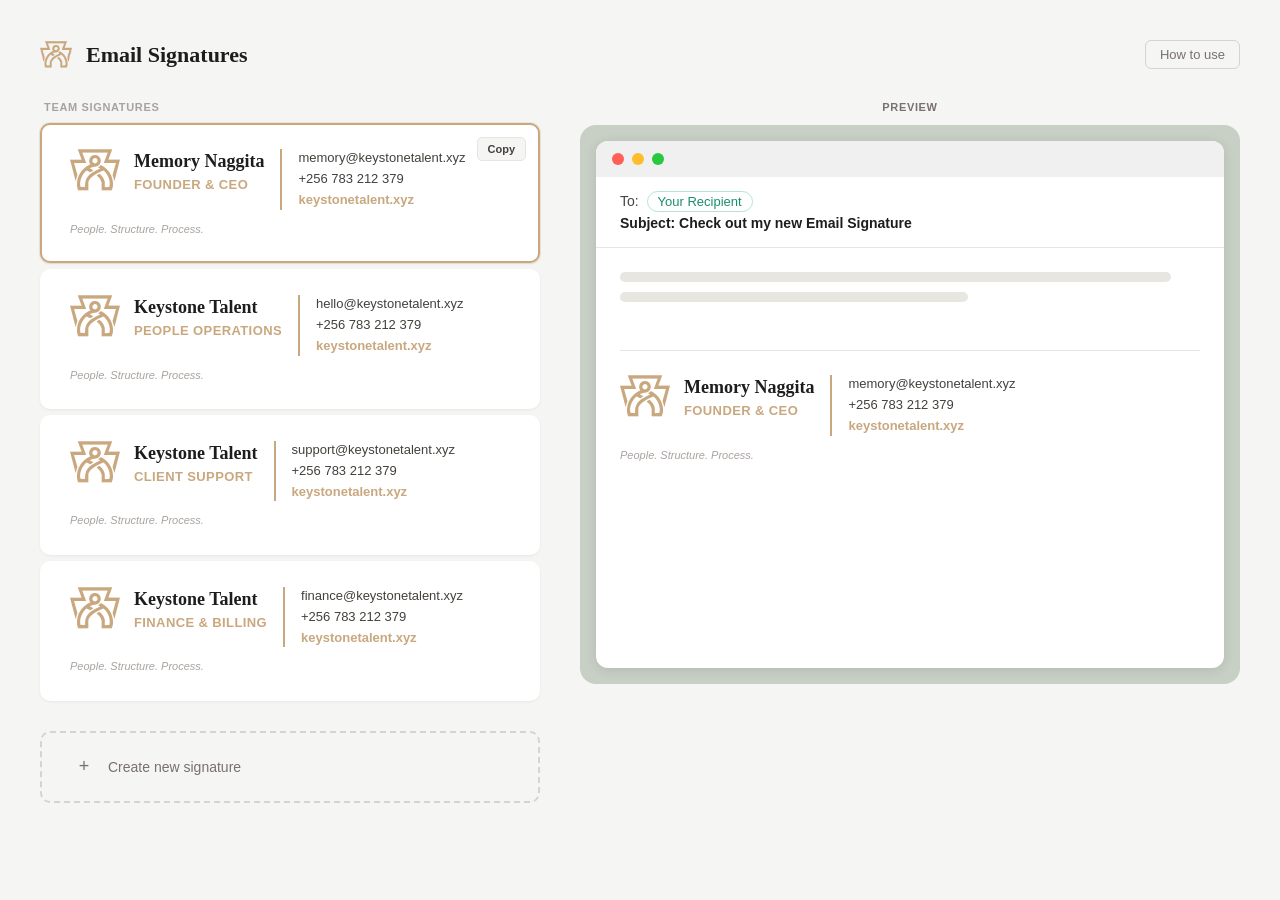
<file: email-signatures.html>
<!DOCTYPE html>
<html lang="en">
<head>
<meta charset="UTF-8">
<title>Keystonetalent Email Signatures</title>
<style>
  * { box-sizing: border-box; margin: 0; padding: 0; }
  body { font-family: -apple-system, BlinkMacSystemFont, 'Segoe UI', sans-serif; background: #f5f5f4; padding: 40px 40px 80px; }

  /* Page header */
  .page-header { max-width: 1200px; margin: 0 auto 32px; display: flex; align-items: center; justify-content: space-between; }
  .page-header h1 { font-size: 22px; color: #1D1D1D; font-weight: 700; font-family: Georgia, 'Times New Roman', serif; }
  .page-header-left { display: flex; align-items: center; gap: 14px; }
  .help-toggle { background: none; border: 1px solid #d6d3d1; color: #78716c; padding: 6px 14px; border-radius: 6px; font-size: 13px; cursor: pointer; transition: all 0.2s; }
  .help-toggle:hover { border-color: #C9A87F; color: #1D1D1D; }

  /* Layout */
  .page-layout { display: flex; gap: 40px; max-width: 1200px; margin: 0 auto; align-items: flex-start; }
  .left-col { flex: 0 0 500px; }
  .right-col { flex: 1; position: sticky; top: 40px; }

  /* Instructions (collapsible) */
  .instructions { background: #fafaf9; border: 1px solid #e7e5e4; border-radius: 10px; padding: 20px 24px; margin-bottom: 24px; display: none; }
  .instructions.open { display: block; }
  .instructions h2 { font-size: 15px; color: #1D1D1D; margin-bottom: 10px; }
  .instructions ol { color: #44403c; line-height: 1.7; padding-left: 18px; font-size: 13px; }
  .instructions p { color: #78716c; font-size: 13px; margin-top: 10px; }

  /* Section labels */
  .section-label { font-size: 11px; font-weight: 600; color: #a8a29e; text-transform: uppercase; letter-spacing: 0.06em; margin-bottom: 10px; padding-left: 4px; }

  /* Signature cards */
  .sig-list { display: flex; flex-direction: column; gap: 6px; margin-bottom: 24px; }
  .sig-wrapper { background: #fff; border-radius: 10px; padding: 24px 28px; box-shadow: 0 1px 3px rgba(0,0,0,0.06); cursor: pointer; border: 2px solid transparent; transition: all 0.15s; position: relative; }
  .sig-wrapper:hover { border-color: #e5decf; }
  .sig-wrapper.active { border-color: #C9A87F; box-shadow: 0 1px 3px rgba(0,0,0,0.06), 0 0 0 1px rgba(201,168,127,0.2); }
  .sig-label { display: none; }

  /* Card actions */
  .card-actions { position: absolute; top: 12px; right: 12px; display: flex; gap: 4px; opacity: 0; transition: opacity 0.15s; }
  .sig-wrapper:hover .card-actions, .sig-wrapper.active .card-actions { opacity: 1; }
  .action-btn { background: #f5f5f4; border: 1px solid #e7e5e4; color: #44403c; padding: 5px 10px; border-radius: 5px; font-size: 11px; font-weight: 600; cursor: pointer; transition: all 0.15s; }
  .action-btn:hover { background: #1D1D1D; color: #fff; border-color: #1D1D1D; }
  .action-btn.copied { background: #16a34a; color: #fff; border-color: #16a34a; }
  .action-btn.delete:hover { background: #ef4444; border-color: #ef4444; color: #fff; }

  /* Create form */
  .create-section { border: 2px dashed #d6d3d1; border-radius: 10px; padding: 20px 28px; transition: all 0.2s; }
  .create-section:hover { border-color: #C9A87F; }
  .create-trigger { display: flex; align-items: center; gap: 10px; cursor: pointer; color: #78716c; font-size: 14px; font-weight: 500; }
  .create-trigger:hover { color: #1D1D1D; }
  .create-trigger .plus { width: 28px; height: 28px; border-radius: 50%; background: #f5f5f4; display: flex; align-items: center; justify-content: center; font-size: 18px; font-weight: 300; color: #78716c; transition: all 0.15s; }
  .create-trigger:hover .plus { background: #C9A87F; color: #fff; }
  .create-form { display: none; }
  .create-form.open { display: block; }
  .form-row { display: flex; gap: 10px; margin-bottom: 10px; }
  .form-field { flex: 1; }
  .form-field label { display: block; font-size: 11px; font-weight: 600; color: #a8a29e; text-transform: uppercase; letter-spacing: 0.04em; margin-bottom: 4px; }
  .form-field input { width: 100%; padding: 8px 12px; border: 1px solid #d6d3d1; border-radius: 6px; font-size: 14px; font-family: inherit; color: #1D1D1D; background: #fff; }
  .form-field input:focus { outline: none; border-color: #C9A87F; }
  .form-buttons { display: flex; gap: 8px; margin-top: 4px; }
  .btn-create { background: #C9A87F; color: #fff; border: none; padding: 8px 20px; border-radius: 6px; font-size: 13px; font-weight: 600; cursor: pointer; }
  .btn-create:hover { background: #b8956e; }
  .btn-cancel { background: none; border: 1px solid #d6d3d1; color: #78716c; padding: 8px 16px; border-radius: 6px; font-size: 13px; cursor: pointer; }
  .btn-cancel:hover { border-color: #a8a29e; color: #44403c; }

  /* Gmail preview */
  .gmail-preview { background: #c8cfc4; border-radius: 16px; padding: 16px; }
  .gmail-window { background: #fff; border-radius: 12px; overflow: hidden; box-shadow: 0 2px 12px rgba(0,0,0,0.1); }
  .gmail-titlebar { background: #f0f0f0; padding: 12px 16px; display: flex; align-items: center; gap: 8px; }
  .gmail-dot { width: 12px; height: 12px; border-radius: 50%; }
  .gmail-dot.red { background: #ff5f57; }
  .gmail-dot.yellow { background: #ffbd2e; }
  .gmail-dot.green { background: #28c840; }
  .gmail-header { padding: 16px 24px; border-bottom: 1px solid #e5e5e5; }
  .gmail-to { font-size: 14px; color: #444; margin-bottom: 6px; }
  .gmail-to span { color: #1a8e6e; border: 1px solid #b4e4d4; border-radius: 12px; padding: 2px 10px; font-size: 13px; margin-left: 4px; }
  .gmail-subject { font-size: 14px; font-weight: 600; color: #1D1D1D; }
  .gmail-body { padding: 24px; min-height: 420px; }
  .gmail-body-lines { margin-bottom: 48px; }
  .gmail-body-line { height: 10px; border-radius: 5px; background: #e8e6e1; margin-bottom: 10px; }
  .gmail-body-line:nth-child(1) { width: 95%; }
  .gmail-body-line:nth-child(2) { width: 60%; }
  .gmail-separator { border: none; border-top: 1px solid #e5e5e5; margin: 24px 0; }
  .gmail-sig-container { padding-top: 0; }
  .preview-label { font-size: 11px; font-weight: 600; color: #78716c; text-transform: uppercase; letter-spacing: 0.06em; margin-bottom: 12px; text-align: center; }

  @media (max-width: 1100px) {
    .page-layout { flex-direction: column; }
    .left-col { flex: 1; width: 100%; }
    .right-col { position: static; width: 100%; }
  }
</style>
</head>
<body>

<div class="page-header">
  <div class="page-header-left">
    <img src="[data-uri]" alt="Keystone Talent" width="32" style="border-radius: 4px;" />
    <h1>Email Signatures</h1>
  </div>
  <button class="help-toggle" onclick="toggleHelp()">How to use</button>
</div>

<div class="page-layout">
  <div class="left-col">
    <div class="instructions" id="help-panel">
      <h2>Adding signatures to Gmail</h2>
      <ol>
        <li>Click <strong>Copy</strong> on the signature you want</li>
        <li>Open Gmail &rarr; Settings &rarr; <strong>See all settings</strong></li>
        <li>Scroll to <strong>Signature</strong>, click <strong>+ Create new</strong></li>
        <li>Press <strong>Ctrl+A</strong> (Cmd+A) then <strong>Ctrl+V</strong> (Cmd+V) to paste</li>
        <li>Save changes</li>
      </ol>
      <p><strong>Tip:</strong> If formatting is lost, use right-click &rarr; "Paste as rich text."</p>
    </div>

    <div class="section-label">Team Signatures</div>
    <div class="sig-list">
      <!-- 1. memory@ -->
      <div class="sig-wrapper active" onclick="selectSignature('sig-memory', this)">
        <div class="card-actions">
          <button class="action-btn" onclick="copySignature('sig-memory', event, this)">Copy</button>
        </div>
        <div id="sig-memory">
          <table cellpadding="0" cellspacing="0" border="0" style="font-family: Georgia, 'Times New Roman', serif; color: #1D1D1D; line-height: 1.4;">
            <tr>
              <td style="padding-right: 14px; vertical-align: top;">
                <a href="https://keystonetalent.xyz" style="text-decoration: none;">
                  <img src="[data-uri]" alt="Keystone Talent" width="50" style="display: block; border-radius: 6px;" />
                </a>
              </td>
              <td style="padding-right: 16px; border-right: 2px solid #C9A87F; vertical-align: top;">
                <table cellpadding="0" cellspacing="0" border="0">
                  <tr><td style="font-size: 18px; font-weight: 700; color: #1D1D1D; font-family: Georgia, 'Times New Roman', serif; padding-bottom: 2px;">Memory Naggita</td></tr>
                  <tr><td style="font-size: 13px; color: #C9A87F; font-family: -apple-system, BlinkMacSystemFont, 'Segoe UI', sans-serif; letter-spacing: 0.03em; text-transform: uppercase; font-weight: 600; padding-bottom: 10px;">Founder & CEO</td></tr>
                </table>
              </td>
              <td style="padding-left: 16px; vertical-align: top;">
                <table cellpadding="0" cellspacing="0" border="0" style="font-family: -apple-system, BlinkMacSystemFont, 'Segoe UI', sans-serif; font-size: 13px; color: #44403c;">
                  <tr><td style="padding-bottom: 3px;"><a href="mailto:memory@keystonetalent.xyz" style="color: #44403c; text-decoration: none;">memory@keystonetalent.xyz</a></td></tr>
                  <tr><td style="padding-bottom: 3px;"><a href="tel:+256783212379" style="color: #44403c; text-decoration: none;">+256 783 212 379</a></td></tr>
                  <tr><td><a href="https://keystonetalent.xyz" style="color: #C9A87F; text-decoration: none; font-weight: 600;">keystonetalent.xyz</a></td></tr>
                </table>
              </td>
            </tr>
            <tr><td colspan="2" style="padding-top: 12px;"><table cellpadding="0" cellspacing="0" border="0"><tr><td style="font-size: 11px; color: #a8a29e; font-family: -apple-system, BlinkMacSystemFont, 'Segoe UI', sans-serif; font-style: italic;">People. Structure. Process.</td></tr></table></td></tr>
          </table>
        </div>
      </div>

      <!-- 2. hello@ -->
      <div class="sig-wrapper" onclick="selectSignature('sig-hello', this)">
        <div class="card-actions">
          <button class="action-btn" onclick="copySignature('sig-hello', event, this)">Copy</button>
        </div>
        <div id="sig-hello">
          <table cellpadding="0" cellspacing="0" border="0" style="font-family: Georgia, 'Times New Roman', serif; color: #1D1D1D; line-height: 1.4;">
            <tr>
              <td style="padding-right: 14px; vertical-align: top;"><a href="https://keystonetalent.xyz" style="text-decoration: none;"><img src="[data-uri]" alt="Keystone Talent" width="50" style="display: block; border-radius: 6px;" /></a></td>
              <td style="padding-right: 16px; border-right: 2px solid #C9A87F; vertical-align: top;">
                <table cellpadding="0" cellspacing="0" border="0">
                  <tr><td style="font-size: 18px; font-weight: 700; color: #1D1D1D; font-family: Georgia, 'Times New Roman', serif; padding-bottom: 2px;">Keystone Talent</td></tr>
                  <tr><td style="font-size: 13px; color: #C9A87F; font-family: -apple-system, BlinkMacSystemFont, 'Segoe UI', sans-serif; letter-spacing: 0.03em; text-transform: uppercase; font-weight: 600; padding-bottom: 10px;">People Operations</td></tr>
                </table>
              </td>
              <td style="padding-left: 16px; vertical-align: top;">
                <table cellpadding="0" cellspacing="0" border="0" style="font-family: -apple-system, BlinkMacSystemFont, 'Segoe UI', sans-serif; font-size: 13px; color: #44403c;">
                  <tr><td style="padding-bottom: 3px;"><a href="mailto:hello@keystonetalent.xyz" style="color: #44403c; text-decoration: none;">hello@keystonetalent.xyz</a></td></tr>
                  <tr><td style="padding-bottom: 3px;"><a href="tel:+256783212379" style="color: #44403c; text-decoration: none;">+256 783 212 379</a></td></tr>
                  <tr><td><a href="https://keystonetalent.xyz" style="color: #C9A87F; text-decoration: none; font-weight: 600;">keystonetalent.xyz</a></td></tr>
                </table>
              </td>
            </tr>
            <tr><td colspan="2" style="padding-top: 12px;"><table cellpadding="0" cellspacing="0" border="0"><tr><td style="font-size: 11px; color: #a8a29e; font-family: -apple-system, BlinkMacSystemFont, 'Segoe UI', sans-serif; font-style: italic;">People. Structure. Process.</td></tr></table></td></tr>
          </table>
        </div>
      </div>

      <!-- 3. support@ -->
      <div class="sig-wrapper" onclick="selectSignature('sig-support', this)">
        <div class="card-actions">
          <button class="action-btn" onclick="copySignature('sig-support', event, this)">Copy</button>
        </div>
        <div id="sig-support">
          <table cellpadding="0" cellspacing="0" border="0" style="font-family: Georgia, 'Times New Roman', serif; color: #1D1D1D; line-height: 1.4;">
            <tr>
              <td style="padding-right: 14px; vertical-align: top;"><a href="https://keystonetalent.xyz" style="text-decoration: none;"><img src="[data-uri]" alt="Keystone Talent" width="50" style="display: block; border-radius: 6px;" /></a></td>
              <td style="padding-right: 16px; border-right: 2px solid #C9A87F; vertical-align: top;">
                <table cellpadding="0" cellspacing="0" border="0">
                  <tr><td style="font-size: 18px; font-weight: 700; color: #1D1D1D; font-family: Georgia, 'Times New Roman', serif; padding-bottom: 2px;">Keystone Talent</td></tr>
                  <tr><td style="font-size: 13px; color: #C9A87F; font-family: -apple-system, BlinkMacSystemFont, 'Segoe UI', sans-serif; letter-spacing: 0.03em; text-transform: uppercase; font-weight: 600; padding-bottom: 10px;">Client Support</td></tr>
                </table>
              </td>
              <td style="padding-left: 16px; vertical-align: top;">
                <table cellpadding="0" cellspacing="0" border="0" style="font-family: -apple-system, BlinkMacSystemFont, 'Segoe UI', sans-serif; font-size: 13px; color: #44403c;">
                  <tr><td style="padding-bottom: 3px;"><a href="mailto:support@keystonetalent.xyz" style="color: #44403c; text-decoration: none;">support@keystonetalent.xyz</a></td></tr>
                  <tr><td style="padding-bottom: 3px;"><a href="tel:+256783212379" style="color: #44403c; text-decoration: none;">+256 783 212 379</a></td></tr>
                  <tr><td><a href="https://keystonetalent.xyz" style="color: #C9A87F; text-decoration: none; font-weight: 600;">keystonetalent.xyz</a></td></tr>
                </table>
              </td>
            </tr>
            <tr><td colspan="2" style="padding-top: 12px;"><table cellpadding="0" cellspacing="0" border="0"><tr><td style="font-size: 11px; color: #a8a29e; font-family: -apple-system, BlinkMacSystemFont, 'Segoe UI', sans-serif; font-style: italic;">People. Structure. Process.</td></tr></table></td></tr>
          </table>
        </div>
      </div>

      <!-- 4. finance@ -->
      <div class="sig-wrapper" onclick="selectSignature('sig-finance', this)">
        <div class="card-actions">
          <button class="action-btn" onclick="copySignature('sig-finance', event, this)">Copy</button>
        </div>
        <div id="sig-finance">
          <table cellpadding="0" cellspacing="0" border="0" style="font-family: Georgia, 'Times New Roman', serif; color: #1D1D1D; line-height: 1.4;">
            <tr>
              <td style="padding-right: 14px; vertical-align: top;"><a href="https://keystonetalent.xyz" style="text-decoration: none;"><img src="[data-uri]" alt="Keystone Talent" width="50" style="display: block; border-radius: 6px;" /></a></td>
              <td style="padding-right: 16px; border-right: 2px solid #C9A87F; vertical-align: top;">
                <table cellpadding="0" cellspacing="0" border="0">
                  <tr><td style="font-size: 18px; font-weight: 700; color: #1D1D1D; font-family: Georgia, 'Times New Roman', serif; padding-bottom: 2px;">Keystone Talent</td></tr>
                  <tr><td style="font-size: 13px; color: #C9A87F; font-family: -apple-system, BlinkMacSystemFont, 'Segoe UI', sans-serif; letter-spacing: 0.03em; text-transform: uppercase; font-weight: 600; padding-bottom: 10px;">Finance & Billing</td></tr>
                </table>
              </td>
              <td style="padding-left: 16px; vertical-align: top;">
                <table cellpadding="0" cellspacing="0" border="0" style="font-family: -apple-system, BlinkMacSystemFont, 'Segoe UI', sans-serif; font-size: 13px; color: #44403c;">
                  <tr><td style="padding-bottom: 3px;"><a href="mailto:finance@keystonetalent.xyz" style="color: #44403c; text-decoration: none;">finance@keystonetalent.xyz</a></td></tr>
                  <tr><td style="padding-bottom: 3px;"><a href="tel:+256783212379" style="color: #44403c; text-decoration: none;">+256 783 212 379</a></td></tr>
                  <tr><td><a href="https://keystonetalent.xyz" style="color: #C9A87F; text-decoration: none; font-weight: 600;">keystonetalent.xyz</a></td></tr>
                </table>
              </td>
            </tr>
            <tr><td colspan="2" style="padding-top: 12px;"><table cellpadding="0" cellspacing="0" border="0"><tr><td style="font-size: 11px; color: #a8a29e; font-family: -apple-system, BlinkMacSystemFont, 'Segoe UI', sans-serif; font-style: italic;">People. Structure. Process.</td></tr></table></td></tr>
          </table>
        </div>
      </div>

      <div id="custom-signatures"></div>
    </div>

    <!-- Create new -->
    <div class="create-section" id="create-section">
      <div class="create-trigger" id="create-trigger" onclick="toggleCreateForm()">
        <div class="plus">+</div>
        <span>Create new signature</span>
      </div>
      <div class="create-form" id="create-form">
        <div style="height: 16px;"></div>
        <div class="form-row">
          <div class="form-field">
            <label>Name</label>
            <input type="text" id="new-name" placeholder="e.g. Memory Naggita">
          </div>
          <div class="form-field">
            <label>Title / Role</label>
            <input type="text" id="new-title" placeholder="e.g. Founder & CEO">
          </div>
        </div>
        <div class="form-row">
          <div class="form-field">
            <label>Email</label>
            <input type="email" id="new-email" placeholder="e.g. name@keystonetalent.xyz">
          </div>
          <div class="form-field">
            <label>Phone</label>
            <input type="tel" id="new-phone" placeholder="e.g. +256 783 212 379">
          </div>
        </div>
        <div class="form-buttons">
          <button class="btn-create" onclick="createSignature()">Create</button>
          <button class="btn-cancel" onclick="toggleCreateForm()">Cancel</button>
        </div>
      </div>
    </div>
  </div>

  <!-- Gmail Preview -->
  <div class="right-col">
    <div class="preview-label">Preview</div>
    <div class="gmail-preview">
      <div class="gmail-window">
        <div class="gmail-titlebar">
          <div class="gmail-dot red"></div>
          <div class="gmail-dot yellow"></div>
          <div class="gmail-dot green"></div>
        </div>
        <div class="gmail-header">
          <div class="gmail-to">To: <span>Your Recipient</span></div>
          <div class="gmail-subject">Subject: Check out my new Email Signature</div>
        </div>
        <div class="gmail-body">
          <div class="gmail-body-lines">
            <div class="gmail-body-line"></div>
            <div class="gmail-body-line"></div>
          </div>
          <hr class="gmail-separator">
          <div class="gmail-sig-container" id="preview-target"></div>
        </div>
      </div>
    </div>
  </div>
</div>

<script>
function toggleHelp() {
  document.getElementById('help-panel').classList.toggle('open');
}

function toggleCreateForm() {
  document.getElementById('create-form').classList.toggle('open');
  document.getElementById('create-trigger').style.display =
    document.getElementById('create-form').classList.contains('open') ? 'none' : 'flex';
}

function selectSignature(id, wrapper) {
  document.querySelectorAll('.sig-wrapper').forEach(function(w) { w.classList.remove('active'); });
  wrapper.classList.add('active');
  var sig = document.getElementById(id);
  document.getElementById('preview-target').innerHTML = sig.innerHTML;
}

function copySignature(id, event, btn) {
  event.stopPropagation();
  var el = document.getElementById(id);
  var range = document.createRange();
  range.selectNodeContents(el);
  var sel = window.getSelection();
  sel.removeAllRanges();
  sel.addRange(range);
  document.execCommand('copy');
  sel.removeAllRanges();

  var original = btn.textContent;
  btn.textContent = 'Copied!';
  btn.classList.add('copied');
  setTimeout(function() { btn.textContent = original; btn.classList.remove('copied'); }, 2000);
}

var sigCounter = 0;
var logoBase64 = document.querySelector('#sig-memory img').src;

function createSignature() {
  var name = document.getElementById('new-name').value.trim();
  var title = document.getElementById('new-title').value.trim();
  var email = document.getElementById('new-email').value.trim();
  var phone = document.getElementById('new-phone').value.trim();
  if (!name || !email) return;

  sigCounter++;
  var sigId = 'sig-custom-' + sigCounter;

  var sigHtml = '<table cellpadding="0" cellspacing="0" border="0" style="font-family: Georgia, \'Times New Roman\', serif; color: #1D1D1D; line-height: 1.4;">' +
    '<tr><td style="padding-right: 14px; vertical-align: top;"><a href="https://keystonetalent.xyz" style="text-decoration: none;"><img src="' + logoBase64 + '" alt="Keystone Talent" width="50" style="display: block; border-radius: 6px;" /></a></td>' +
    '<td style="padding-right: 16px; border-right: 2px solid #C9A87F; vertical-align: top;"><table cellpadding="0" cellspacing="0" border="0">' +
    '<tr><td style="font-size: 18px; font-weight: 700; color: #1D1D1D; font-family: Georgia, \'Times New Roman\', serif; padding-bottom: 2px;">' + escapeHtml(name) + '</td></tr>' +
    (title ? '<tr><td style="font-size: 13px; color: #C9A87F; font-family: -apple-system, BlinkMacSystemFont, \'Segoe UI\', sans-serif; letter-spacing: 0.03em; text-transform: uppercase; font-weight: 600; padding-bottom: 10px;">' + escapeHtml(title) + '</td></tr>' : '') +
    '</table></td>' +
    '<td style="padding-left: 16px; vertical-align: top;"><table cellpadding="0" cellspacing="0" border="0" style="font-family: -apple-system, BlinkMacSystemFont, \'Segoe UI\', sans-serif; font-size: 13px; color: #44403c;">' +
    '<tr><td style="padding-bottom: 3px;"><a href="mailto:' + escapeHtml(email) + '" style="color: #44403c; text-decoration: none;">' + escapeHtml(email) + '</a></td></tr>' +
    (phone ? '<tr><td style="padding-bottom: 3px;"><a href="tel:' + escapeHtml(phone.replace(/\s/g, '')) + '" style="color: #44403c; text-decoration: none;">' + escapeHtml(phone) + '</a></td></tr>' : '') +
    '<tr><td><a href="https://keystonetalent.xyz" style="color: #C9A87F; text-decoration: none; font-weight: 600;">keystonetalent.xyz</a></td></tr>' +
    '</table></td></tr>' +
    '<tr><td colspan="2" style="padding-top: 12px;"><table cellpadding="0" cellspacing="0" border="0"><tr><td style="font-size: 11px; color: #a8a29e; font-family: -apple-system, BlinkMacSystemFont, \'Segoe UI\', sans-serif; font-style: italic;">People. Structure. Process.</td></tr></table></td></tr></table>';

  var wrapper = document.createElement('div');
  wrapper.className = 'sig-wrapper';
  wrapper.onclick = function() { selectSignature(sigId, wrapper); };
  wrapper.innerHTML = '<div class="card-actions"><button class="action-btn" onclick="copySignature(\'' + sigId + '\', event, this)">Copy</button><button class="action-btn delete" onclick="removeSignature(event, this)">Remove</button></div><div id="' + sigId + '">' + sigHtml + '</div>';

  document.getElementById('custom-signatures').appendChild(wrapper);

  document.getElementById('new-name').value = '';
  document.getElementById('new-title').value = '';
  document.getElementById('new-email').value = '';
  document.getElementById('new-phone').value = '';
  toggleCreateForm();
  selectSignature(sigId, wrapper);
}

function removeSignature(event, btn) {
  event.stopPropagation();
  btn.closest('.sig-wrapper').remove();
}

function escapeHtml(str) {
  var div = document.createElement('div');
  div.textContent = str;
  return div.innerHTML;
}

// Initialize preview
document.addEventListener('DOMContentLoaded', function() {
  document.getElementById('preview-target').innerHTML = document.getElementById('sig-memory').innerHTML;
});
</script>

</body>
</html>
</file>
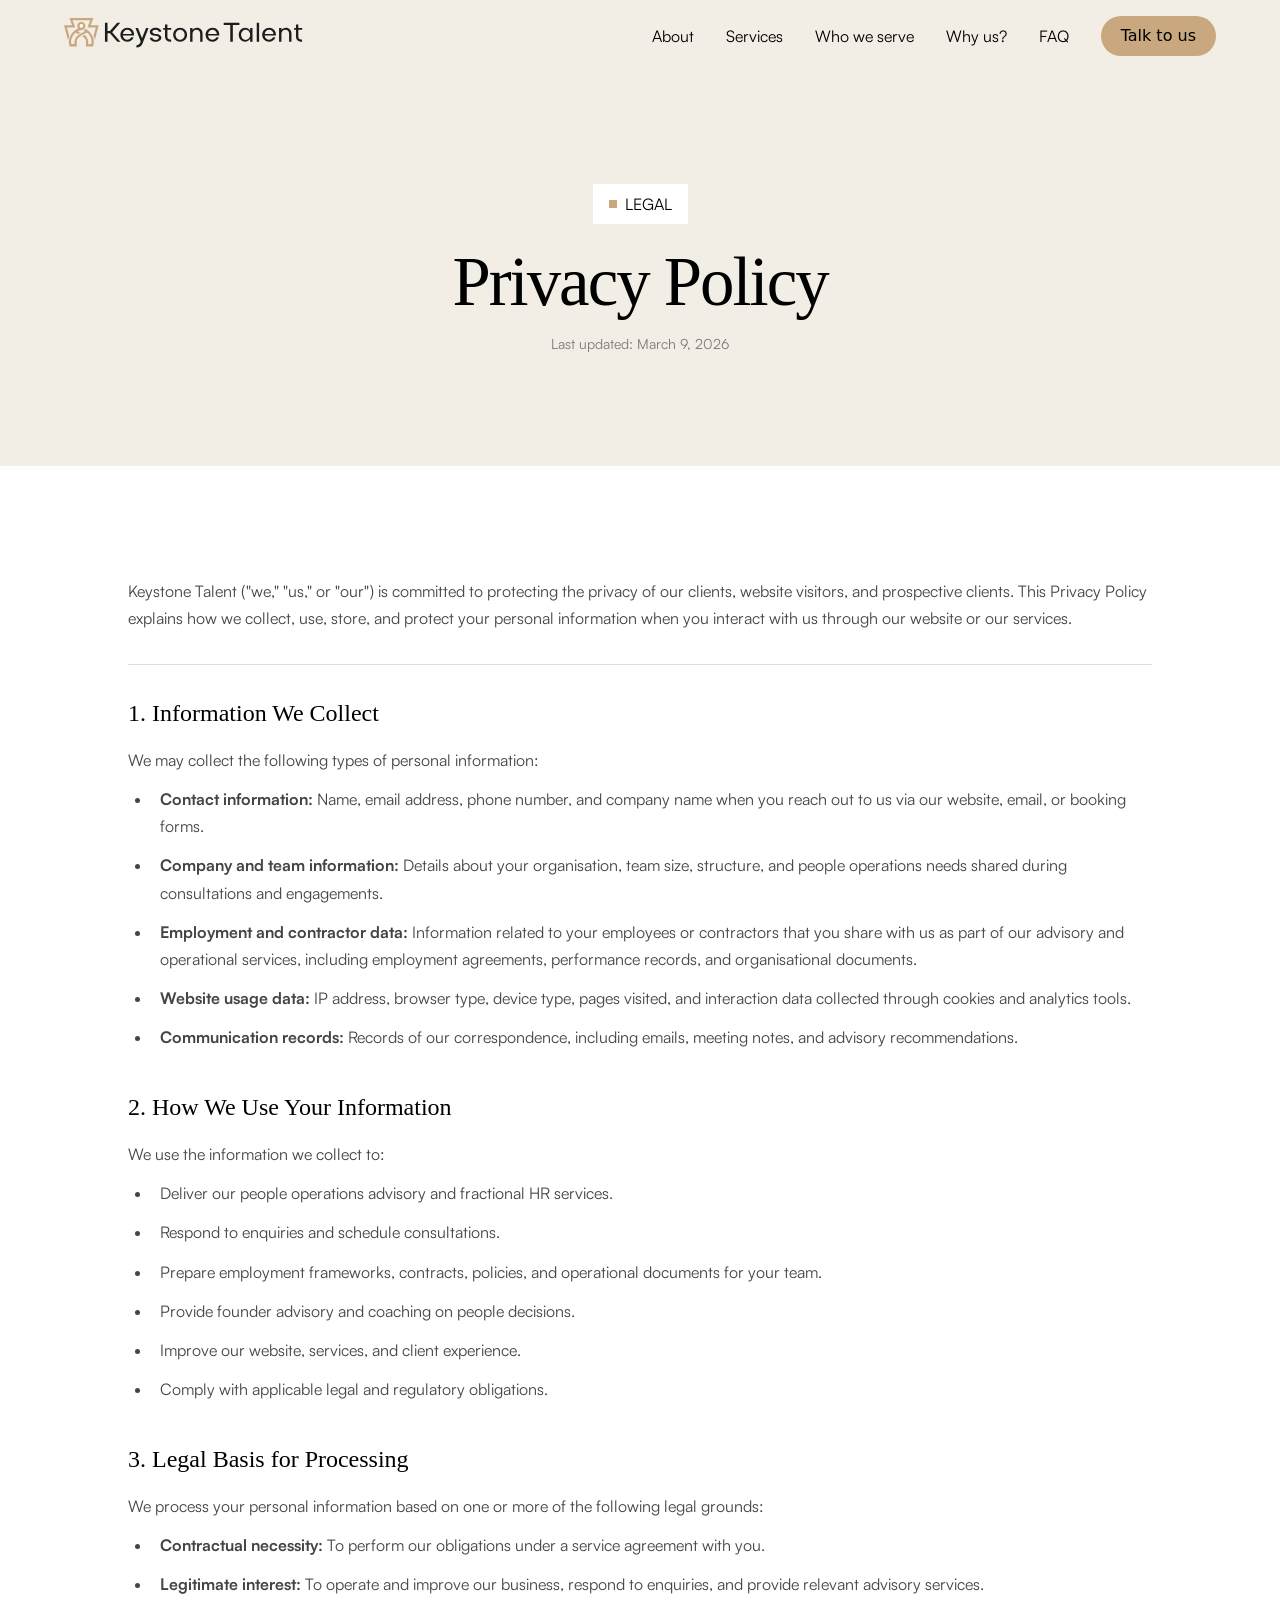
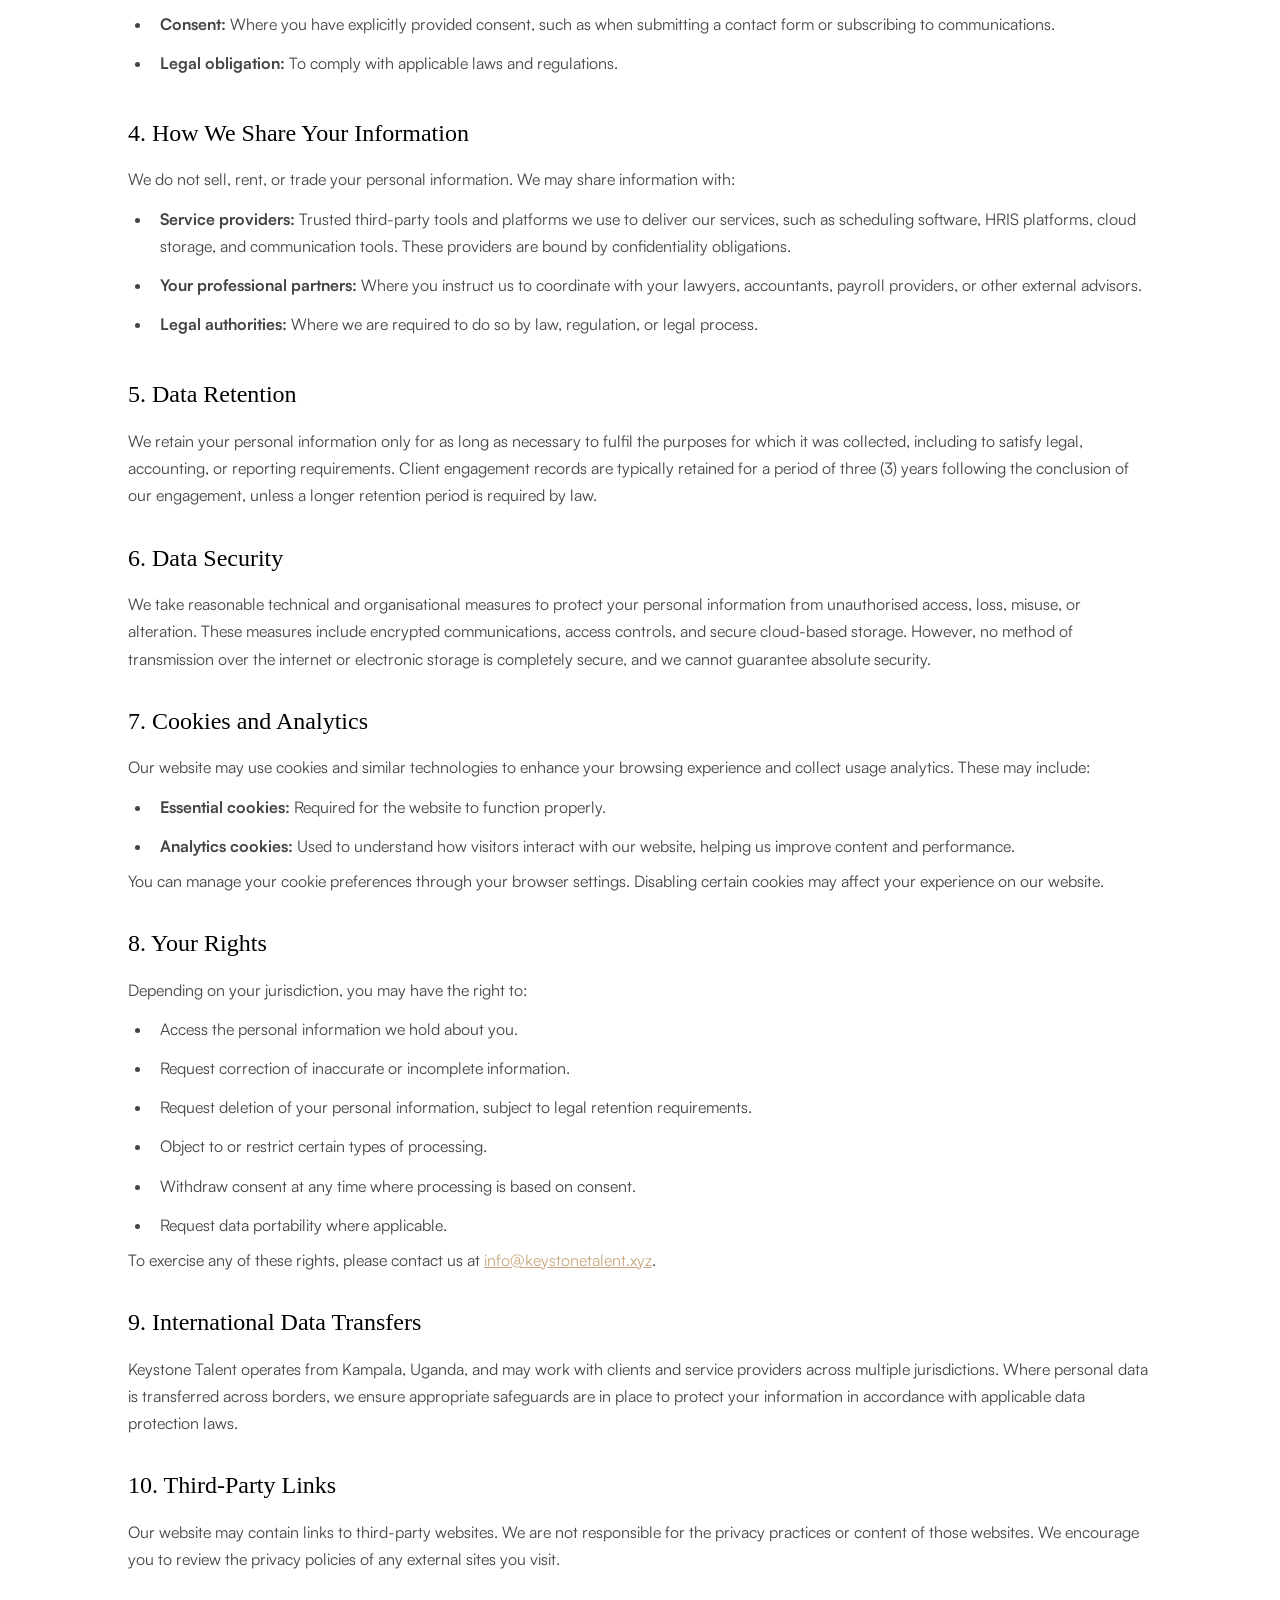
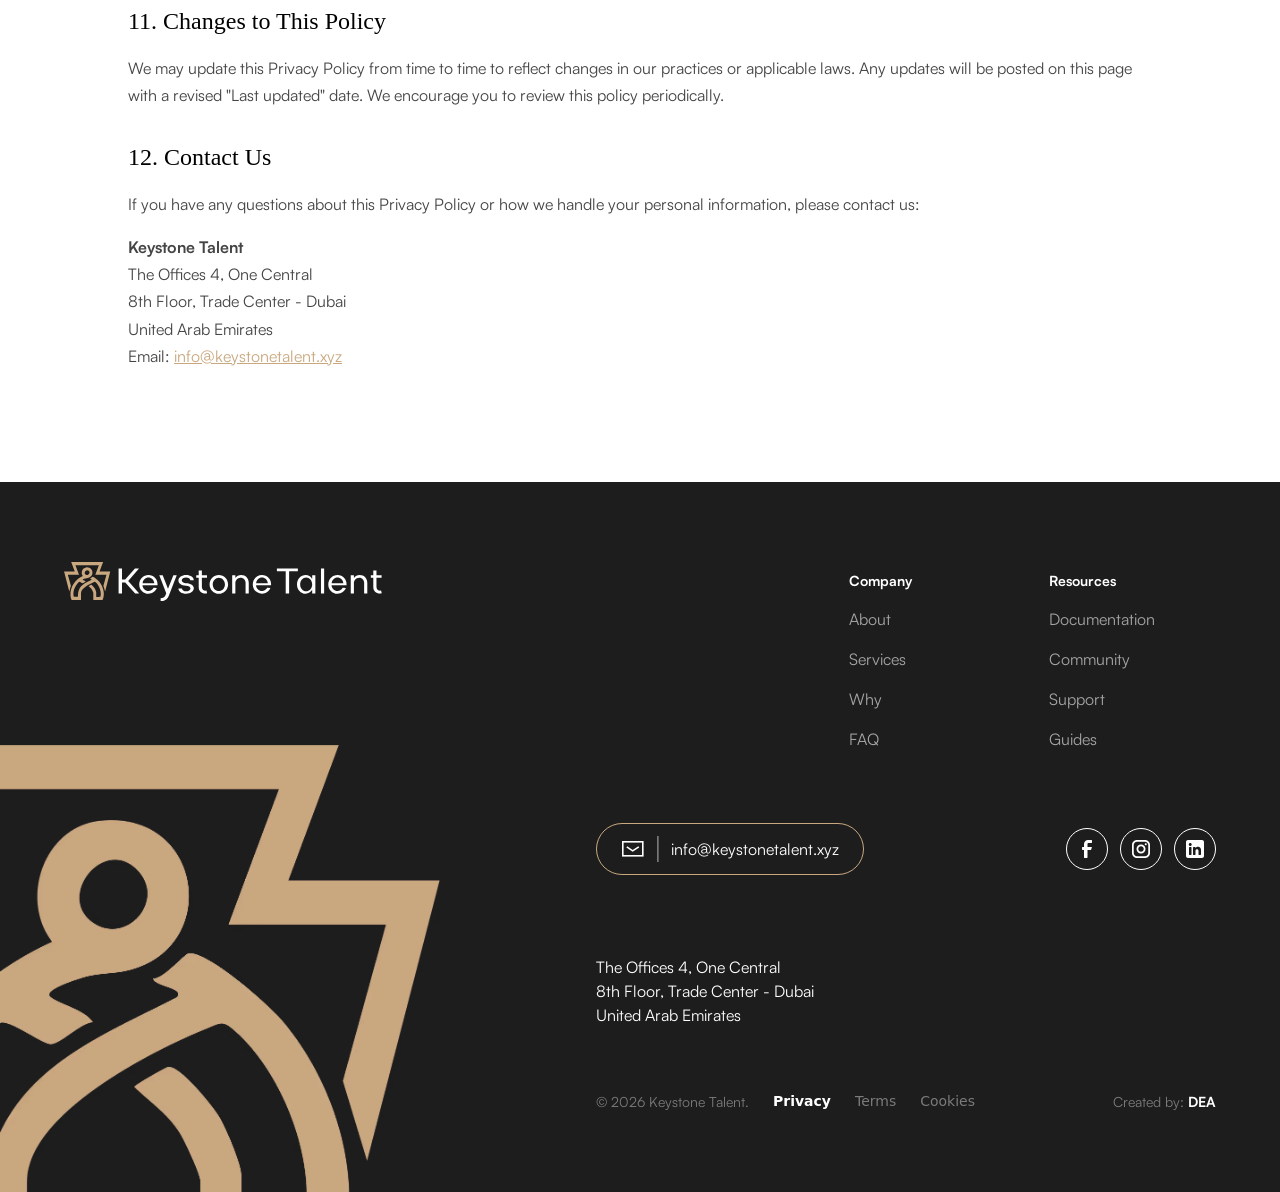
<file: privacy-policy.html>
<!DOCTYPE html>
<html data-wf-site="697f71d1592b1f1f0e852fdd">
<head>
  <meta charset="utf-8">
  <title>Privacy Policy | Keystone Talent</title>
  <meta content="Privacy Policy for Keystone Talent — External people operations for early-stage and scaling startups." name="description">
  <meta content="Privacy Policy | Keystone Talent" property="og:title">
  <meta content="Privacy Policy for Keystone Talent — External people operations for early-stage and scaling startups." property="og:description">
  <meta content="https://keystone-talent.vercel.app/images/Opengraph.jpg" property="og:image">
  <meta content="https://keystone-talent.vercel.app/privacy-policy" property="og:url">
  <meta content="Keystone Talent" property="og:site_name">
  <meta content="Privacy Policy | Keystone Talent" property="twitter:title">
  <meta content="Privacy Policy for Keystone Talent — External people operations for early-stage and scaling startups." property="twitter:description">
  <meta content="https://keystone-talent.vercel.app/images/Opengraph.jpg" property="twitter:image">
  <meta property="og:type" content="website">
  <meta content="summary_large_image" name="twitter:card">
  <meta content="width=device-width, initial-scale=1" name="viewport">
  <link href="css/normalize.css" rel="stylesheet" type="text/css">
  <link href="css/webflow.css" rel="stylesheet" type="text/css">
  <link href="css/keystonetalent.webflow.css" rel="stylesheet" type="text/css">
  <script type="text/javascript">!function(o,c){var n=c.documentElement,t=" w-mod-";n.className+=t+"js",("ontouchstart"in o||o.DocumentTouch&&c instanceof DocumentTouch)&&(n.className+=t+"touch")}(window,document);</script>
  <link href="images/favicon.ico" rel="shortcut icon" type="image/x-icon">
  <link href="images/webclip.ico" rel="apple-touch-icon">
  <style>
  * {
  -webkit-font-smoothing: antialiased;
  -moz-osx-font-smoothing: grayscale;
  -o-font-smoothing: antialiased;
}
/* Global style overrides (from main site) */
a,
.w-input,
.w-select,
.w-tab-link,
.w-nav-link,
.w-nav-brand,
.w-dropdown-btn,
.w-dropdown-toggle,
.w-slider-arrow-left,
.w-slider-arrow-right,
.w-dropdown-link {
  color: inherit;
  text-decoration: inherit;
  font-size: inherit;
}
.legal-page_component {
  display: flex;
  flex-direction: column;
}
.legal-page_header {
  background-color: #f2eee5;
}
.legal-page_header-content {
  display: flex;
  flex-direction: column;
  align-items: center;
  text-align: center;
}
.legal-page_body h3 {
  font-family: Georgia, Times, "Times New Roman", serif;
  font-size: 1.5rem;
  font-weight: 400;
  line-height: 1.4;
  margin-top: 0;
  margin-bottom: 0;
}
.legal-page_body p,
.legal-page_body li {
  font-size: 1rem;
  line-height: 1.7;
  color: #444;
}
.legal-page_body ul {
  padding-left: 1.5rem;
  margin-top: 0.5rem;
  margin-bottom: 0;
}
.legal-page_body ul li {
  padding-top: 0.25rem;
  padding-bottom: 0.25rem;
}
.legal-page_body a {
  color: #c9a87f;
  text-decoration: underline;
}
.legal-page_body a:hover {
  color: #b08f65;
}
.legal-page_date {
  font-size: .875rem;
  color: #7b7b7b;
}
.legal-page_divider {
  width: 100%;
  height: 1px;
  background-color: #e5decf;
}
.footer_legal-link.is-active {
  color: #fff;
  font-weight: 700;
}
</style>
</head>
<body>
  <div class="page-wrapper">
    <main class="main-wrapper">
      <div data-animation="default" class="rl_navbar1_component w-nav" data-easing2="ease" fs-scrolldisable-element="smart-nav" data-easing="ease" data-collapse="medium" role="banner" data-duration="400" id="nav">
        <div class="rl_navbar1_container">
          <a href="/" class="rl_navbar1_logo-link w-nav-brand">
            <div class="w-embed"><svg width="100%" height="100%" viewbox="0 0 292 36" fill="none" xmlns="http://www.w3.org/2000/svg">
                <path d="M7.0269 34.633C6.44062 34.4546 5.93931 31.3193 5.89683 30.6735C5.33604 22.729 10.0603 15.94 17.1126 12.7282C14.9884 9.95823 16.5773 5.36145 20.095 4.91962C26.9095 4.06994 28.167 13.272 21.8539 14.623C21.0722 14.7929 20.2225 14.7674 19.3558 14.9799C19.0159 15.0648 16.3819 15.8465 17.0362 16.3139C17.7244 16.8152 19.1944 17.1041 19.7636 17.9368C18.9734 17.9622 17.6394 19.3727 17.0107 19.3557C16.4329 19.3387 14.4361 17.8008 13.7904 17.9707C10.5956 20.8936 8.28443 25.4395 8.54784 29.8663C8.56483 30.2147 8.77725 31.7951 9.06614 31.7951H12.6348C12.6858 29.4924 12.7623 27.1813 13.7479 25.0656C15.9146 20.4178 20.8937 18.523 25.1676 16.3139C25.7369 15.7106 23.6722 15.6341 23.6382 15.0903C24.2925 15.1668 25.6859 13.4674 25.9663 13.4589C27.2918 13.4079 31.0899 16.7642 31.9991 17.8348C35.7037 22.2022 37.7599 29.3395 35.1514 34.65H26.6971V28.2349C26.6971 27.7931 25.6774 25.5924 25.3546 25.0911C24.5644 23.842 23.4598 23.1198 22.4232 22.1172C22.4232 21.9897 24.4794 20.8342 24.6068 20.8172C25.3885 20.7067 27.4703 23.3237 27.8866 23.9865C28.3284 24.7002 29.3481 27.0793 29.3481 27.8186V31.6931C29.3481 32.3814 32.6788 31.5996 33.1886 31.7696C34.5056 27.6146 32.22 21.5054 29.0677 18.625C28.1415 17.7753 28.099 17.9452 27.0284 18.3786C23.5787 19.7806 15.4897 23.8675 15.4897 28.2264V34.6415H7.0354L7.0269 34.633Z" fill="#C9A87F"></path>
                <path d="M35.6527 0L32.3899 8.76023H42.1698L37.4795 26.8925L35.9161 21.7349L38.7031 11.6152H28.5154L31.7781 2.85493H10.3831L13.6459 11.6152H3.45821L6.25367 21.7349C5.65039 23.1963 5.43797 24.7937 4.98764 26.2892C4.92816 26.4846 4.95365 26.7565 4.69025 26.697L0 8.76873H9.77985L6.51707 0.00849216H35.6527V0Z" fill="#C9A87F"></path>
                <path d="M22.5421 8.01243C24.6239 9.99219 21.8454 13.102 19.6532 11.4112C17.461 9.7203 20.4009 5.98169 22.5421 8.01243Z" fill="#FEFEFD"></path>
                <path d="M49.7838 5.82766H52.9046V15.9703H55.8025L64.7191 5.82766H68.3972L58.5518 17.2334L68.6201 28.825H64.9048L55.8768 18.6452H52.9046V28.825H49.7838V5.82766ZM68.612 20.4657C68.612 15.7845 72.4387 11.9578 77.0456 11.9578C82.0611 11.9578 85.7392 16.0817 85.2934 21.2088H71.5841C71.8442 24.1066 73.9991 26.5216 77.0456 26.5216C79.0889 26.5216 80.9094 25.3698 81.7639 23.5494L84.6989 23.8094C83.4358 26.8188 80.6122 28.9736 77.0456 28.9736C72.2529 28.9736 68.612 25.1841 68.612 20.4657ZM71.6956 19.4254H82.3583C81.9868 16.3046 79.7948 14.2241 77.0084 14.2241C74.1477 14.2241 71.9928 16.5276 71.6956 19.4254ZM93.2733 28.5278L86.9203 12.1064H90.0411L94.8709 24.5153L99.775 12.1064H102.859L95.5396 31.017C94.3879 33.9892 91.4157 35.9583 88.1463 35.884V33.0604C90.0782 33.0604 91.9358 31.9087 92.6789 30.0139L93.2733 28.5278ZM104.392 16.8991C104.392 14.1498 107.513 11.9578 111.414 11.9578C115.612 11.9578 118.435 14.1126 118.435 16.7505H115.24C115.24 15.3387 113.531 14.187 111.414 14.187C109.11 14.187 107.438 15.3015 107.438 16.7505C107.438 18.2366 109.036 19.3511 111.414 19.3511C115.798 19.3511 118.435 21.4688 118.435 24.0323C118.435 26.6702 115.575 28.9736 111.414 28.9736C107.513 28.9736 104.392 26.8188 104.392 24.1438H107.587C107.587 25.5927 109.296 26.7445 111.414 26.7445C113.717 26.7445 115.389 25.5927 115.389 24.1438C115.389 22.6949 113.828 21.5803 111.414 21.5803C106.732 21.5803 104.392 19.2768 104.392 16.8991ZM122.901 14.3727H120.672V12.1064H122.901V7.87104H125.799V12.1064H130.48V14.3727H125.799V22.8063C125.799 24.8497 127.285 26.15 129.143 26.15C129.514 26.15 129.886 26.0757 129.997 26.0757L130.629 28.6021C130.517 28.6392 129.7 28.825 128.994 28.825C125.353 28.825 122.901 26.5216 122.901 22.8806V14.3727ZM141.301 28.9736C136.62 28.9736 132.83 25.1469 132.83 20.4657C132.83 15.7845 136.62 11.9578 141.301 11.9578C145.945 11.9578 149.735 15.7845 149.735 20.4657C149.735 25.1469 145.945 28.9736 141.301 28.9736ZM141.301 14.4099C138.218 14.4099 135.728 17.122 135.728 20.4657C135.728 23.8094 138.218 26.5216 141.301 26.5216C144.348 26.5216 146.837 23.8094 146.837 20.4657C146.837 17.0477 144.273 14.4099 141.301 14.4099ZM156.374 28.825H153.476V12.1064H156.374V14.7071C157.488 13.1095 159.42 11.9578 161.687 11.9578C165.848 11.9578 168.597 15.1901 168.597 19.0539V28.825H165.699V18.8682C165.699 16.3789 163.73 14.3727 161.241 14.3727C158.194 14.3727 156.374 17.0105 156.374 19.0539V28.825ZM172.269 20.4657C172.269 15.7845 176.095 11.9578 180.702 11.9578C185.718 11.9578 189.396 16.0817 188.95 21.2088H175.241C175.501 24.1066 177.656 26.5216 180.702 26.5216C182.746 26.5216 184.566 25.3698 185.421 23.5494L188.356 23.8094C187.092 26.8188 184.269 28.9736 180.702 28.9736C175.91 28.9736 172.269 25.1841 172.269 20.4657ZM175.352 19.4254H186.015C185.643 16.3046 183.452 14.2241 180.665 14.2241C177.804 14.2241 175.649 16.5276 175.352 19.4254Z" fill="#1D1D1D"></path>
                <path d="M194.298 8.50263V5.82766H213.432V8.50263H205.444V28.825H202.323V8.50263H194.298ZM220.553 28.9736C216.058 28.9736 212.64 25.2212 212.64 20.4657C212.64 15.7102 216.095 11.9578 220.553 11.9578C223.079 11.9578 225.271 13.4068 226.497 15.5244V12.1064H229.395V28.825H226.497V25.407C225.234 27.5247 223.042 28.9736 220.553 28.9736ZM220.999 14.2613C217.989 14.2613 215.537 17.0477 215.537 20.4657C215.537 23.9209 217.989 26.7073 220.999 26.7073C223.674 26.7073 226.497 24.3667 226.497 20.4657C226.497 17.0105 224.082 14.2613 220.999 14.2613ZM237.416 28.825H234.519V5.82766H237.416V28.825ZM241.192 20.4657C241.192 15.7845 245.019 11.9578 249.626 11.9578C254.641 11.9578 258.32 16.0817 257.874 21.2088H244.165C244.425 24.1066 246.579 26.5216 249.626 26.5216C251.669 26.5216 253.49 25.3698 254.344 23.5494L257.279 23.8094C256.016 26.8188 253.193 28.9736 249.626 28.9736C244.833 28.9736 241.192 25.1841 241.192 20.4657ZM244.276 19.4254H254.939C254.567 16.3046 252.375 14.2241 249.589 14.2241C246.728 14.2241 244.573 16.5276 244.276 19.4254ZM264.59 28.825H261.693V12.1064H264.59V14.7071C265.705 13.1095 267.637 11.9578 269.903 11.9578C274.064 11.9578 276.814 15.1901 276.814 19.0539V28.825H273.916V18.8682C273.916 16.3789 271.947 14.3727 269.457 14.3727C266.411 14.3727 264.59 17.0105 264.59 19.0539V28.825ZM282.275 14.3727H280.046V12.1064H282.275V7.87104H285.173V12.1064H289.854V14.3727H285.173V22.8063C285.173 24.8497 286.659 26.15 288.516 26.15C288.888 26.15 289.259 26.0757 289.371 26.0757L290.002 28.6021C289.891 28.6392 289.074 28.825 288.368 28.825C284.727 28.825 282.275 26.5216 282.275 22.8806V14.3727Z" fill="#1D1D1D"></path>
              </svg></div>
          </a>
          <nav role="navigation" class="rl_navbar1_menu is-page-height-tablet w-nav-menu">
            <a href="/#reality" class="rl_navbar1_link w-nav-link">About</a>
            <a href="/#services" class="rl_navbar1_link w-nav-link">Services</a>
            <a href="/#who" class="rl_navbar1_link w-nav-link">Who we serve</a>
            <a href="/#why" class="rl_navbar1_link w-nav-link">Why us?</a>
            <a href="/#faq" class="rl_navbar1_link w-nav-link">FAQ</a>
            <div class="rl_navbar1_menu-buttons">
              <a href="#" class="rl_navbar1_button-secondary w-button">Button</a>
              <a href="#" class="rl_navbar1_button w-button">Talk to us</a>
            </div>
          </nav>
          <div class="rl_navbar1_menu-button w-nav-button">
            <div class="rl_menu-icon">
              <div class="rl_menu-icon_line-top"></div>
              <div class="rl_menu-icon_line-middle">
                <div class="rl_menu-icon_line-middle-inner"></div>
              </div>
              <div class="rl_menu-icon_line-bottom"></div>
            </div>
          </div>
        </div>
      </div>
      <div class="legal-page_component">
        <section class="legal-page_header">
          <div class="padding-global">
            <div class="container-large">
              <div class="padding-section-large">
                <div class="legal-page_header-content">
                  <div class="tagline is-header">
                    <div class="tagline-dot is-header"></div>
                    <div class="text-style-subheading">Legal</div>
                  </div>
                  <div class="spacer-small"></div>
                  <h1 class="heading-style-h1">Privacy Policy</h1>
                  <div class="spacer-xsmall"></div>
                  <div class="legal-page_date">Last updated: March 9, 2026</div>
                </div>
              </div>
            </div>
          </div>
        </section>
        <section>
          <div class="padding-global">
            <div class="container-medium">
              <div class="padding-section-large legal-page_body">
                <p class="text-size-medium">Keystone Talent ("we," "us," or "our") is committed to protecting the privacy of our clients, website visitors, and prospective clients. This Privacy Policy explains how we collect, use, store, and protect your personal information when you interact with us through our website or our services.</p>
                <div class="spacer-medium"></div>
                <div class="legal-page_divider"></div>
                <div class="spacer-medium"></div>

                <h3>1. Information We Collect</h3>
                <div class="spacer-xsmall"></div>
                <p>We may collect the following types of personal information:</p>
                <ul>
                  <li><strong>Contact information:</strong> Name, email address, phone number, and company name when you reach out to us via our website, email, or booking forms.</li>
                  <li><strong>Company and team information:</strong> Details about your organisation, team size, structure, and people operations needs shared during consultations and engagements.</li>
                  <li><strong>Employment and contractor data:</strong> Information related to your employees or contractors that you share with us as part of our advisory and operational services, including employment agreements, performance records, and organisational documents.</li>
                  <li><strong>Website usage data:</strong> IP address, browser type, device type, pages visited, and interaction data collected through cookies and analytics tools.</li>
                  <li><strong>Communication records:</strong> Records of our correspondence, including emails, meeting notes, and advisory recommendations.</li>
                </ul>
                <div class="spacer-medium"></div>

                <h3>2. How We Use Your Information</h3>
                <div class="spacer-xsmall"></div>
                <p>We use the information we collect to:</p>
                <ul>
                  <li>Deliver our people operations advisory and fractional HR services.</li>
                  <li>Respond to enquiries and schedule consultations.</li>
                  <li>Prepare employment frameworks, contracts, policies, and operational documents for your team.</li>
                  <li>Provide founder advisory and coaching on people decisions.</li>
                  <li>Improve our website, services, and client experience.</li>
                  <li>Comply with applicable legal and regulatory obligations.</li>
                </ul>
                <div class="spacer-medium"></div>

                <h3>3. Legal Basis for Processing</h3>
                <div class="spacer-xsmall"></div>
                <p>We process your personal information based on one or more of the following legal grounds:</p>
                <ul>
                  <li><strong>Contractual necessity:</strong> To perform our obligations under a service agreement with you.</li>
                  <li><strong>Legitimate interest:</strong> To operate and improve our business, respond to enquiries, and provide relevant advisory services.</li>
                  <li><strong>Consent:</strong> Where you have explicitly provided consent, such as when submitting a contact form or subscribing to communications.</li>
                  <li><strong>Legal obligation:</strong> To comply with applicable laws and regulations.</li>
                </ul>
                <div class="spacer-medium"></div>

                <h3>4. How We Share Your Information</h3>
                <div class="spacer-xsmall"></div>
                <p>We do not sell, rent, or trade your personal information. We may share information with:</p>
                <ul>
                  <li><strong>Service providers:</strong> Trusted third-party tools and platforms we use to deliver our services, such as scheduling software, HRIS platforms, cloud storage, and communication tools. These providers are bound by confidentiality obligations.</li>
                  <li><strong>Your professional partners:</strong> Where you instruct us to coordinate with your lawyers, accountants, payroll providers, or other external advisors.</li>
                  <li><strong>Legal authorities:</strong> Where we are required to do so by law, regulation, or legal process.</li>
                </ul>
                <div class="spacer-medium"></div>

                <h3>5. Data Retention</h3>
                <div class="spacer-xsmall"></div>
                <p>We retain your personal information only for as long as necessary to fulfil the purposes for which it was collected, including to satisfy legal, accounting, or reporting requirements. Client engagement records are typically retained for a period of three (3) years following the conclusion of our engagement, unless a longer retention period is required by law.</p>
                <div class="spacer-medium"></div>

                <h3>6. Data Security</h3>
                <div class="spacer-xsmall"></div>
                <p>We take reasonable technical and organisational measures to protect your personal information from unauthorised access, loss, misuse, or alteration. These measures include encrypted communications, access controls, and secure cloud-based storage. However, no method of transmission over the internet or electronic storage is completely secure, and we cannot guarantee absolute security.</p>
                <div class="spacer-medium"></div>

                <h3>7. Cookies and Analytics</h3>
                <div class="spacer-xsmall"></div>
                <p>Our website may use cookies and similar technologies to enhance your browsing experience and collect usage analytics. These may include:</p>
                <ul>
                  <li><strong>Essential cookies:</strong> Required for the website to function properly.</li>
                  <li><strong>Analytics cookies:</strong> Used to understand how visitors interact with our website, helping us improve content and performance.</li>
                </ul>
                <p>You can manage your cookie preferences through your browser settings. Disabling certain cookies may affect your experience on our website.</p>
                <div class="spacer-medium"></div>

                <h3>8. Your Rights</h3>
                <div class="spacer-xsmall"></div>
                <p>Depending on your jurisdiction, you may have the right to:</p>
                <ul>
                  <li>Access the personal information we hold about you.</li>
                  <li>Request correction of inaccurate or incomplete information.</li>
                  <li>Request deletion of your personal information, subject to legal retention requirements.</li>
                  <li>Object to or restrict certain types of processing.</li>
                  <li>Withdraw consent at any time where processing is based on consent.</li>
                  <li>Request data portability where applicable.</li>
                </ul>
                <p>To exercise any of these rights, please contact us at <a href="mailto:info@keystonetalent.xyz">info@keystonetalent.xyz</a>.</p>
                <div class="spacer-medium"></div>

                <h3>9. International Data Transfers</h3>
                <div class="spacer-xsmall"></div>
                <p>Keystone Talent operates from Kampala, Uganda, and may work with clients and service providers across multiple jurisdictions. Where personal data is transferred across borders, we ensure appropriate safeguards are in place to protect your information in accordance with applicable data protection laws.</p>
                <div class="spacer-medium"></div>

                <h3>10. Third-Party Links</h3>
                <div class="spacer-xsmall"></div>
                <p>Our website may contain links to third-party websites. We are not responsible for the privacy practices or content of those websites. We encourage you to review the privacy policies of any external sites you visit.</p>
                <div class="spacer-medium"></div>

                <h3>11. Changes to This Policy</h3>
                <div class="spacer-xsmall"></div>
                <p>We may update this Privacy Policy from time to time to reflect changes in our practices or applicable laws. Any updates will be posted on this page with a revised "Last updated" date. We encourage you to review this policy periodically.</p>
                <div class="spacer-medium"></div>

                <h3>12. Contact Us</h3>
                <div class="spacer-xsmall"></div>
                <p>If you have any questions about this Privacy Policy or how we handle your personal information, please contact us:</p>
                <div class="spacer-xsmall"></div>
                <p><strong>Keystone Talent</strong><br>
                The Offices 4, One Central<br>
                8th Floor, Trade Center - Dubai<br>
                United Arab Emirates<br>
                Email: <a href="mailto:info@keystonetalent.xyz">info@keystonetalent.xyz</a></p>
              </div>
            </div>
          </div>
        </section>
      </div>
      <div id="footer" class="footer_component">
        <div class="padding-global">
          <div class="container-large">
            <div class="padding-section-medium">
              <div class="w-layout-grid footer_top-wrapper">
                <div class="footer_left-wrapper">
                  <a href="/" class="footer_logo-link w-nav-brand">
                    <div class="footer_logo w-embed"><svg width="100%" height="100%" viewbox="0 0 292 36" fill="none" xmlns="http://www.w3.org/2000/svg">
                        <path d="M7.0269 34.633C6.44062 34.4545 5.93931 31.3192 5.89683 30.6734C5.33604 22.7289 10.0603 15.9399 17.1126 12.7281C14.9884 9.95817 16.5773 5.3614 20.095 4.91956C26.9095 4.06988 28.167 13.2719 21.8539 14.6229C21.0722 14.7929 20.2225 14.7674 19.3558 14.9798C19.0159 15.0648 16.3819 15.8465 17.0362 16.3138C17.7244 16.8151 19.1944 17.104 19.7636 17.9367C18.9734 17.9622 17.6394 19.3727 17.0107 19.3557C16.4329 19.3387 14.4361 17.8007 13.7904 17.9707C10.5956 20.8936 8.28443 25.4394 8.54784 29.8662C8.56483 30.2146 8.77725 31.795 9.06614 31.795H12.6348C12.6858 29.4924 12.7623 27.1812 13.7479 25.0655C15.9146 20.4178 20.8937 18.523 25.1676 16.3138C25.7369 15.7105 23.6722 15.6341 23.6382 15.0903C24.2925 15.1667 25.6859 13.4674 25.9663 13.4589C27.2918 13.4079 31.0899 16.7641 31.9991 17.8347C35.7037 22.2021 37.7599 29.3394 35.1514 34.6499H26.6971V28.2349C26.6971 27.793 25.6774 25.5923 25.3546 25.091C24.5644 23.842 23.4598 23.1198 22.4232 22.1171C22.4232 21.9897 24.4794 20.8341 24.6068 20.8171C25.3885 20.7067 27.4703 23.3237 27.8866 23.9864C28.3284 24.7002 29.3481 27.0793 29.3481 27.8185V31.6931C29.3481 32.3813 32.6788 31.5996 33.1886 31.7695C34.5056 27.6146 32.22 21.5054 29.0677 18.6249C28.1415 17.7753 28.099 17.9452 27.0284 18.3785C23.5787 19.7805 15.4897 23.8675 15.4897 28.2263V34.6415H7.0354L7.0269 34.633Z" fill="#C9A87F"></path>
                        <path d="M35.6527 0L32.3899 8.76023H42.1698L37.4795 26.8925L35.9161 21.7349L38.7031 11.6152H28.5154L31.7781 2.85493H10.3831L13.6459 11.6152H3.45821L6.25367 21.7349C5.65039 23.1963 5.43797 24.7937 4.98764 26.2892C4.92816 26.4846 4.95365 26.7565 4.69025 26.697L0 8.76873H9.77985L6.51707 0.00849216H35.6527V0Z" fill="#C9A87F"></path>
                        <path d="M22.5421 8.01272C24.6239 9.99248 21.8454 13.1023 19.6532 11.4114C17.461 9.72058 20.4009 5.98197 22.5421 8.01272Z" fill="#1D1D1D"></path>
                        <path d="M49.7838 5.82785H52.9046V15.9705H55.8025L64.7191 5.82785H68.3972L58.5518 17.2336L68.6201 28.8252H64.9048L55.8768 18.6454H52.9046V28.8252H49.7838V5.82785ZM68.612 20.4659C68.612 15.7847 72.4387 11.958 77.0456 11.958C82.0611 11.958 85.7392 16.0819 85.2934 21.209H71.5841C71.8442 24.1068 73.9991 26.5217 77.0456 26.5217C79.0889 26.5217 80.9094 25.37 81.7639 23.5496L84.6989 23.8096C83.4358 26.819 80.6122 28.9738 77.0456 28.9738C72.2529 28.9738 68.612 25.1843 68.612 20.4659ZM71.6956 19.4256H82.3583C81.9868 16.3048 79.7948 14.2243 77.0084 14.2243C74.1477 14.2243 71.9928 16.5277 71.6956 19.4256ZM93.2733 28.528L86.9203 12.1066H90.0411L94.8709 24.5155L99.775 12.1066H102.859L95.5396 31.0172C94.3879 33.9894 91.4157 35.9585 88.1463 35.8842V33.0606C90.0782 33.0606 91.9358 31.9088 92.6789 30.0141L93.2733 28.528ZM104.392 16.8993C104.392 14.15 107.513 11.958 111.414 11.958C115.612 11.958 118.435 14.1128 118.435 16.7507H115.24C115.24 15.3389 113.531 14.1871 111.414 14.1871C109.11 14.1871 107.438 15.3017 107.438 16.7507C107.438 18.2368 109.036 19.3513 111.414 19.3513C115.798 19.3513 118.435 21.469 118.435 24.0325C118.435 26.6704 115.575 28.9738 111.414 28.9738C107.513 28.9738 104.392 26.819 104.392 24.144H107.587C107.587 25.5929 109.296 26.7447 111.414 26.7447C113.717 26.7447 115.389 25.5929 115.389 24.144C115.389 22.695 113.828 21.5805 111.414 21.5805C106.732 21.5805 104.392 19.277 104.392 16.8993ZM122.901 14.3729H120.672V12.1066H122.901V7.87124H125.799V12.1066H130.48V14.3729H125.799V22.8065C125.799 24.8499 127.285 26.1502 129.143 26.1502C129.514 26.1502 129.886 26.0759 129.997 26.0759L130.629 28.6023C130.517 28.6394 129.7 28.8252 128.994 28.8252C125.353 28.8252 122.901 26.5217 122.901 22.8808V14.3729ZM141.301 28.9738C136.62 28.9738 132.83 25.1471 132.83 20.4659C132.83 15.7847 136.62 11.958 141.301 11.958C145.945 11.958 149.735 15.7847 149.735 20.4659C149.735 25.1471 145.945 28.9738 141.301 28.9738ZM141.301 14.4101C138.218 14.4101 135.728 17.1222 135.728 20.4659C135.728 23.8096 138.218 26.5217 141.301 26.5217C144.348 26.5217 146.837 23.8096 146.837 20.4659C146.837 17.0479 144.273 14.4101 141.301 14.4101ZM156.374 28.8252H153.476V12.1066H156.374V14.7073C157.488 13.1097 159.42 11.958 161.687 11.958C165.848 11.958 168.597 15.1903 168.597 19.0541V28.8252H165.699V18.8683C165.699 16.3791 163.73 14.3729 161.241 14.3729C158.194 14.3729 156.374 17.0107 156.374 19.0541V28.8252ZM172.269 20.4659C172.269 15.7847 176.095 11.958 180.702 11.958C185.718 11.958 189.396 16.0819 188.95 21.209H175.241C175.501 24.1068 177.656 26.5217 180.702 26.5217C182.746 26.5217 184.566 25.37 185.421 23.5496L188.356 23.8096C187.092 26.819 184.269 28.9738 180.702 28.9738C175.91 28.9738 172.269 25.1843 172.269 20.4659ZM175.352 19.4256H186.015C185.643 16.3048 183.452 14.2243 180.665 14.2243C177.804 14.2243 175.649 16.5277 175.352 19.4256Z" fill="white"></path>
                        <path d="M194.298 8.50283V5.82785H213.432V8.50283H205.444V28.8252H202.323V8.50283H194.298ZM220.553 28.9738C216.058 28.9738 212.64 25.2214 212.64 20.4659C212.64 15.7104 216.095 11.958 220.553 11.958C223.079 11.958 225.271 13.4069 226.497 15.5246V12.1066H229.395V28.8252H226.497V25.4072C225.234 27.5249 223.042 28.9738 220.553 28.9738ZM220.999 14.2615C217.989 14.2615 215.537 17.0479 215.537 20.4659C215.537 23.9211 217.989 26.7075 220.999 26.7075C223.674 26.7075 226.497 24.3669 226.497 20.4659C226.497 17.0107 224.082 14.2615 220.999 14.2615ZM237.416 28.8252H234.519V5.82785H237.416V28.8252ZM241.192 20.4659C241.192 15.7847 245.019 11.958 249.626 11.958C254.641 11.958 258.32 16.0819 257.874 21.209H244.165C244.425 24.1068 246.579 26.5217 249.626 26.5217C251.669 26.5217 253.49 25.37 254.344 23.5496L257.279 23.8096C256.016 26.819 253.193 28.9738 249.626 28.9738C244.833 28.9738 241.192 25.1843 241.192 20.4659ZM244.276 19.4256H254.939C254.567 16.3048 252.375 14.2243 249.589 14.2243C246.728 14.2243 244.573 16.5277 244.276 19.4256ZM264.59 28.8252H261.693V12.1066H264.59V14.7073C265.705 13.1097 267.637 11.958 269.903 11.958C274.064 11.958 276.814 15.1903 276.814 19.0541V28.8252H273.916V18.8683C273.916 16.3791 271.947 14.3729 269.457 14.3729C266.411 14.3729 264.59 17.0107 264.59 19.0541V28.8252ZM282.275 14.3729H280.046V12.1066H282.275V7.87124H285.173V12.1066H289.854V14.3729H285.173V22.8065C285.173 24.8499 286.659 26.1502 288.516 26.1502C288.888 26.1502 289.259 26.0759 289.371 26.0759L290.002 28.6023C289.891 28.6394 289.074 28.8252 288.368 28.8252C284.727 28.8252 282.275 26.5217 282.275 22.8808V14.3729Z" fill="white"></path>
                      </svg></div>
                  </a>
                </div>
                <div class="w-layout-grid footer_menu-wrapper">
                  <div class="footer_link-list">
                    <div class="footer_link-header">Company</div>
                    <a href="/#reality" class="footer_link">About</a>
                    <a href="/#services" class="footer_link">Services</a>
                    <a href="/#why" class="footer_link">Why</a>
                    <a href="/#faq" class="footer_link">FAQ</a>
                  </div>
                  <div class="footer_link-list">
                    <div class="footer_link-header">Resources</div>
                    <a href="#" class="footer_link">Documentation</a>
                    <a href="#" class="footer_link">Community</a>
                    <a href="#" class="footer_link">Support</a>
                    <a href="#" class="footer_link">Guides</a>
                  </div>
                </div>
              </div>
              <div class="spacer-xlarge"></div>
              <div class="w-layout-grid footer_middle-wrapper">
                <div class="footer-middle_content">
                  <div class="footer_email-socials">
                    <a href="mailto:info@keystonetalent.xyz" class="button is-icon is-secondary is-alternate w-inline-block">
                      <div class="icon-embed-xsmall w-embed"><svg width="22" height="16" viewbox="0 0 22 16" fill="none" xmlns="http://www.w3.org/2000/svg">
                          <rect x="0.799988" y="0.799805" width="20" height="14" stroke="white" stroke-width="1.6"></rect>
                          <path d="M16.8 5.7998L10.7062 9.7998L4.79999 5.7998" stroke="white" stroke-width="1.6"></path>
                        </svg></div>
                      <div class="code-embed w-embed"><svg width="100%" height="100%" viewbox="0 0 2 24" fill="none" xmlns="http://www.w3.org/2000/svg">
                          <path opacity="0.4" d="M0.799988 0L0.799988 24" stroke="currentcolor" stroke-width="1.6"></path>
                        </svg></div>
                      <div>info@keystonetalent.xyz</div>
                    </a>
                    <div class="w-layout-grid footer_social-list">
                      <a href="#" class="footer_social-link w-inline-block">
                        <div class="social-icon w-embed"><svg width="24" height="24" viewbox="0 0 24 24" fill="none" xmlns="http://www.w3.org/2000/svg">
                            <path d="M16.5 6H13.5C12.9477 6 12.5 6.44772 12.5 7V10H16.5C16.6137 9.99748 16.7216 10.0504 16.7892 10.1419C16.8568 10.2334 16.8758 10.352 16.84 10.46L16.1 12.66C16.0318 12.8619 15.8431 12.9984 15.63 13H12.5V20.5C12.5 20.7761 12.2761 21 12 21H9.5C9.22386 21 9 20.7761 9 20.5V13H7.5C7.22386 13 7 12.7761 7 12.5V10.5C7 10.2239 7.22386 10 7.5 10H9V7C9 4.79086 10.7909 3 13 3H16.5C16.7761 3 17 3.22386 17 3.5V5.5C17 5.77614 16.7761 6 16.5 6Z" fill="CurrentColor"></path>
                          </svg></div>
                      </a>
                      <a href="#" class="footer_social-link w-inline-block">
                        <div class="social-icon w-embed"><svg width="24" height="24" viewbox="0 0 24 24" fill="none" xmlns="http://www.w3.org/2000/svg">
                            <path fill-rule="evenodd" clip-rule="evenodd" d="M16 3H8C5.23858 3 3 5.23858 3 8V16C3 18.7614 5.23858 21 8 21H16C18.7614 21 21 18.7614 21 16V8C21 5.23858 18.7614 3 16 3ZM19.25 16C19.2445 17.7926 17.7926 19.2445 16 19.25H8C6.20735 19.2445 4.75549 17.7926 4.75 16V8C4.75549 6.20735 6.20735 4.75549 8 4.75H16C17.7926 4.75549 19.2445 6.20735 19.25 8V16ZM16.75 8.25C17.3023 8.25 17.75 7.80228 17.75 7.25C17.75 6.69772 17.3023 6.25 16.75 6.25C16.1977 6.25 15.75 6.69772 15.75 7.25C15.75 7.80228 16.1977 8.25 16.75 8.25ZM12 7.5C9.51472 7.5 7.5 9.51472 7.5 12C7.5 14.4853 9.51472 16.5 12 16.5C14.4853 16.5 16.5 14.4853 16.5 12C16.5027 10.8057 16.0294 9.65957 15.1849 8.81508C14.3404 7.97059 13.1943 7.49734 12 7.5ZM9.25 12C9.25 13.5188 10.4812 14.75 12 14.75C13.5188 14.75 14.75 13.5188 14.75 12C14.75 10.4812 13.5188 9.25 12 9.25C10.4812 9.25 9.25 10.4812 9.25 12Z" fill="CurrentColor"></path>
                          </svg></div>
                      </a>
                      <a href="#" class="footer_social-link w-inline-block">
                        <div class="social-icon w-embed"><svg width="24" height="24" viewbox="0 0 24 24" fill="none" xmlns="http://www.w3.org/2000/svg">
                            <path fill-rule="evenodd" clip-rule="evenodd" d="M5 3H19C20.1046 3 21 3.89543 21 5V19C21 20.1046 20.1046 21 19 21H5C3.89543 21 3 20.1046 3 19V5C3 3.89543 3.89543 3 5 3ZM8 18C8.27614 18 8.5 17.7761 8.5 17.5V10.5C8.5 10.2239 8.27614 10 8 10H6.5C6.22386 10 6 10.2239 6 10.5V17.5C6 17.7761 6.22386 18 6.5 18H8ZM7.25 9C6.42157 9 5.75 8.32843 5.75 7.5C5.75 6.67157 6.42157 6 7.25 6C8.07843 6 8.75 6.67157 8.75 7.5C8.75 8.32843 8.07843 9 7.25 9ZM17.5 18C17.7761 18 18 17.7761 18 17.5V12.9C18.0325 11.3108 16.8576 9.95452 15.28 9.76C14.177 9.65925 13.1083 10.1744 12.5 11.1V10.5C12.5 10.2239 12.2761 10 12 10H10.5C10.2239 10 10 10.2239 10 10.5V17.5C10 17.7761 10.2239 18 10.5 18H12C12.2761 18 12.5 17.7761 12.5 17.5V13.75C12.5 12.9216 13.1716 12.25 14 12.25C14.8284 12.25 15.5 12.9216 15.5 13.75V17.5C15.5 17.7761 15.7239 18 16 18H17.5Z" fill="CurrentColor"></path>
                          </svg></div>
                      </a>
                    </div>
                  </div>
                  <div class="spacer-xxlarge"></div>
                  <div class="footer_address-wrapper">
                    <div class="text-size-regular">The Offices 4, One Central<br>8th Floor, Trade Center - Dubai<br>United Arab Emirates</div>
                  </div>
                </div>
                <div class="footer_bottom-wrapper">
                  <div class="w-layout-grid footer_legal-list">
                    <div class="footer_credit-text">&copy; 2026 Keystone Talent.</div>
                    <a href="/privacy-policy" class="footer_legal-link is-active">Privacy</a>
                    <a href="/terms-of-service" class="footer_legal-link">Terms </a>
                    <a href="#" class="footer_legal-link cookie-trigger">Cookies</a>
                  </div>
                  <div class="footer_credit-text">Created by: <a href="https://damilola-emmanuel-a.webflow.io/" target="_blank"><strong class="bold-text">DEA</strong></a>
                  </div>
                </div>
              </div>
            </div>
          </div>
        </div>
      </div>
    </main>
  </div>
  <script src="js/jquery-3.5.1.min.js" type="text/javascript"></script>
  <script src="js/webflow.js" type="text/javascript"></script>
  <script src="js/cookie-consent.js" type="text/javascript"></script>
</body>
</html>
</file>
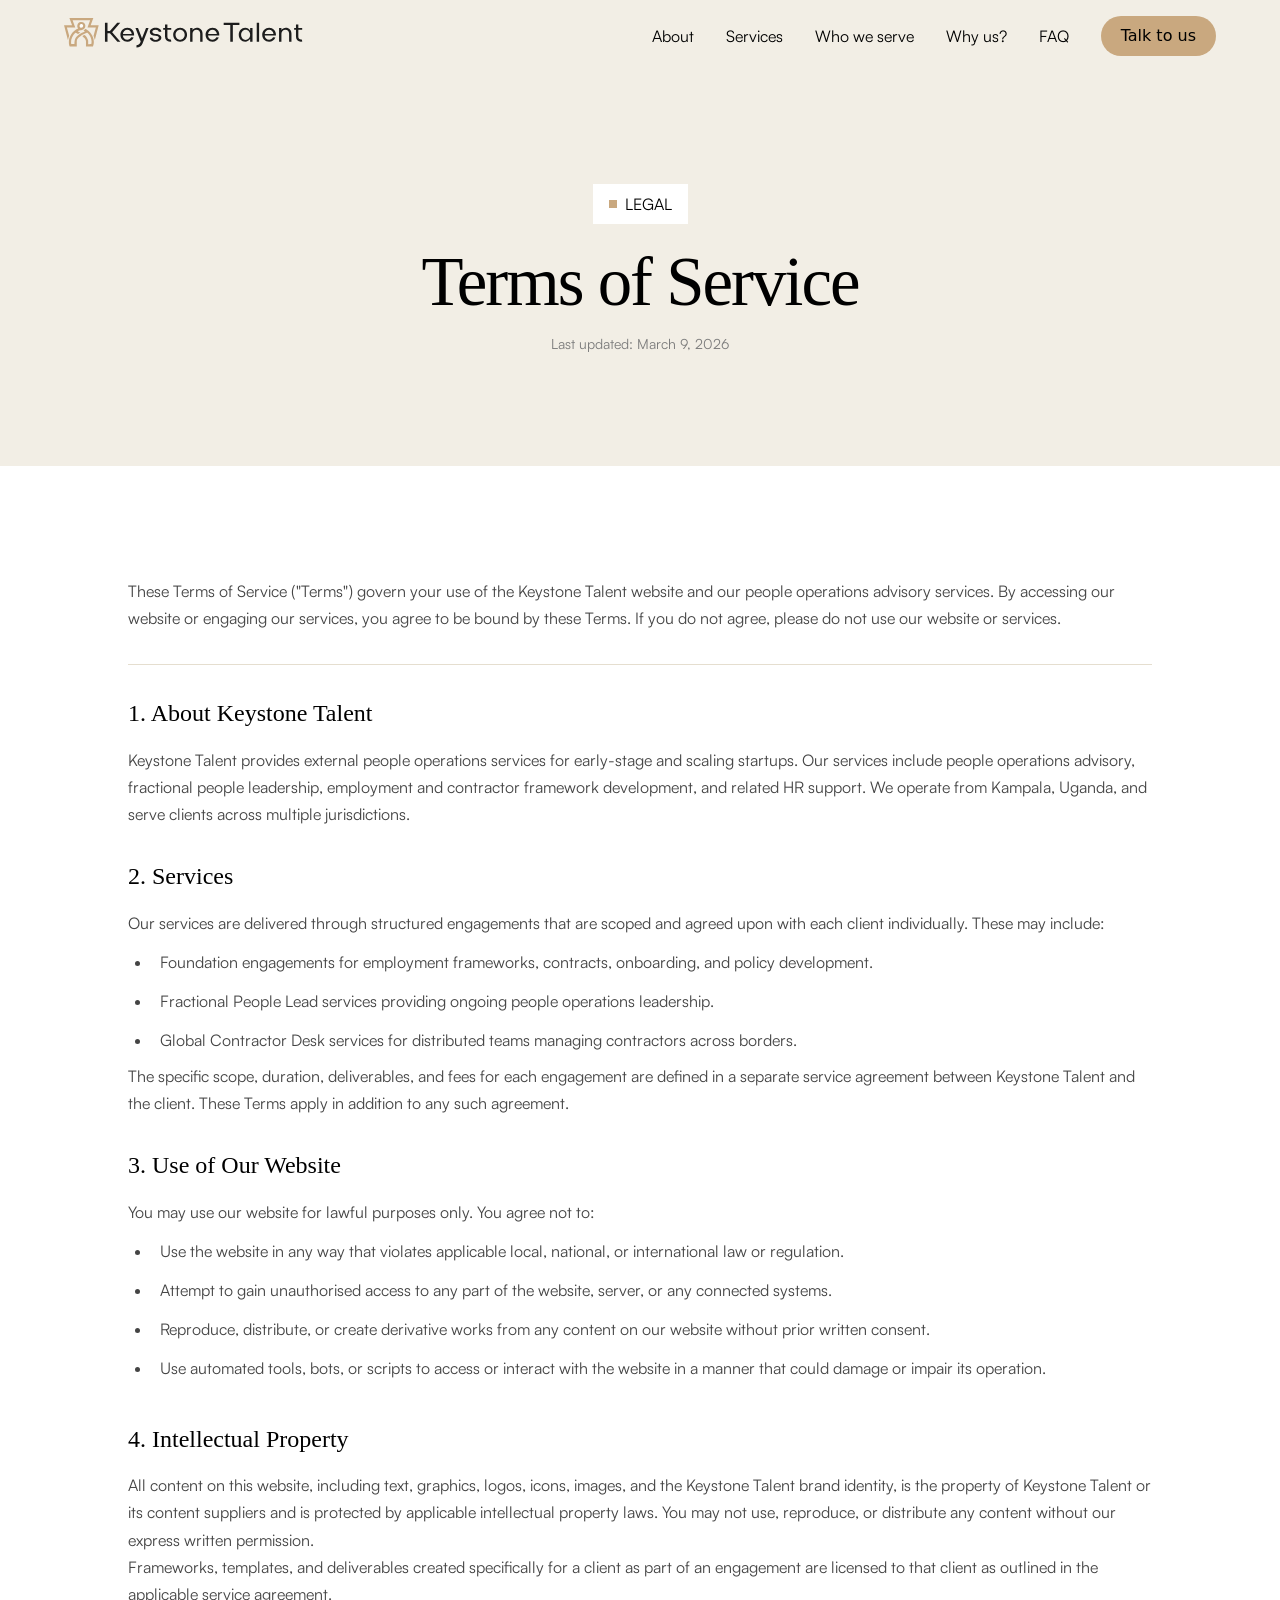
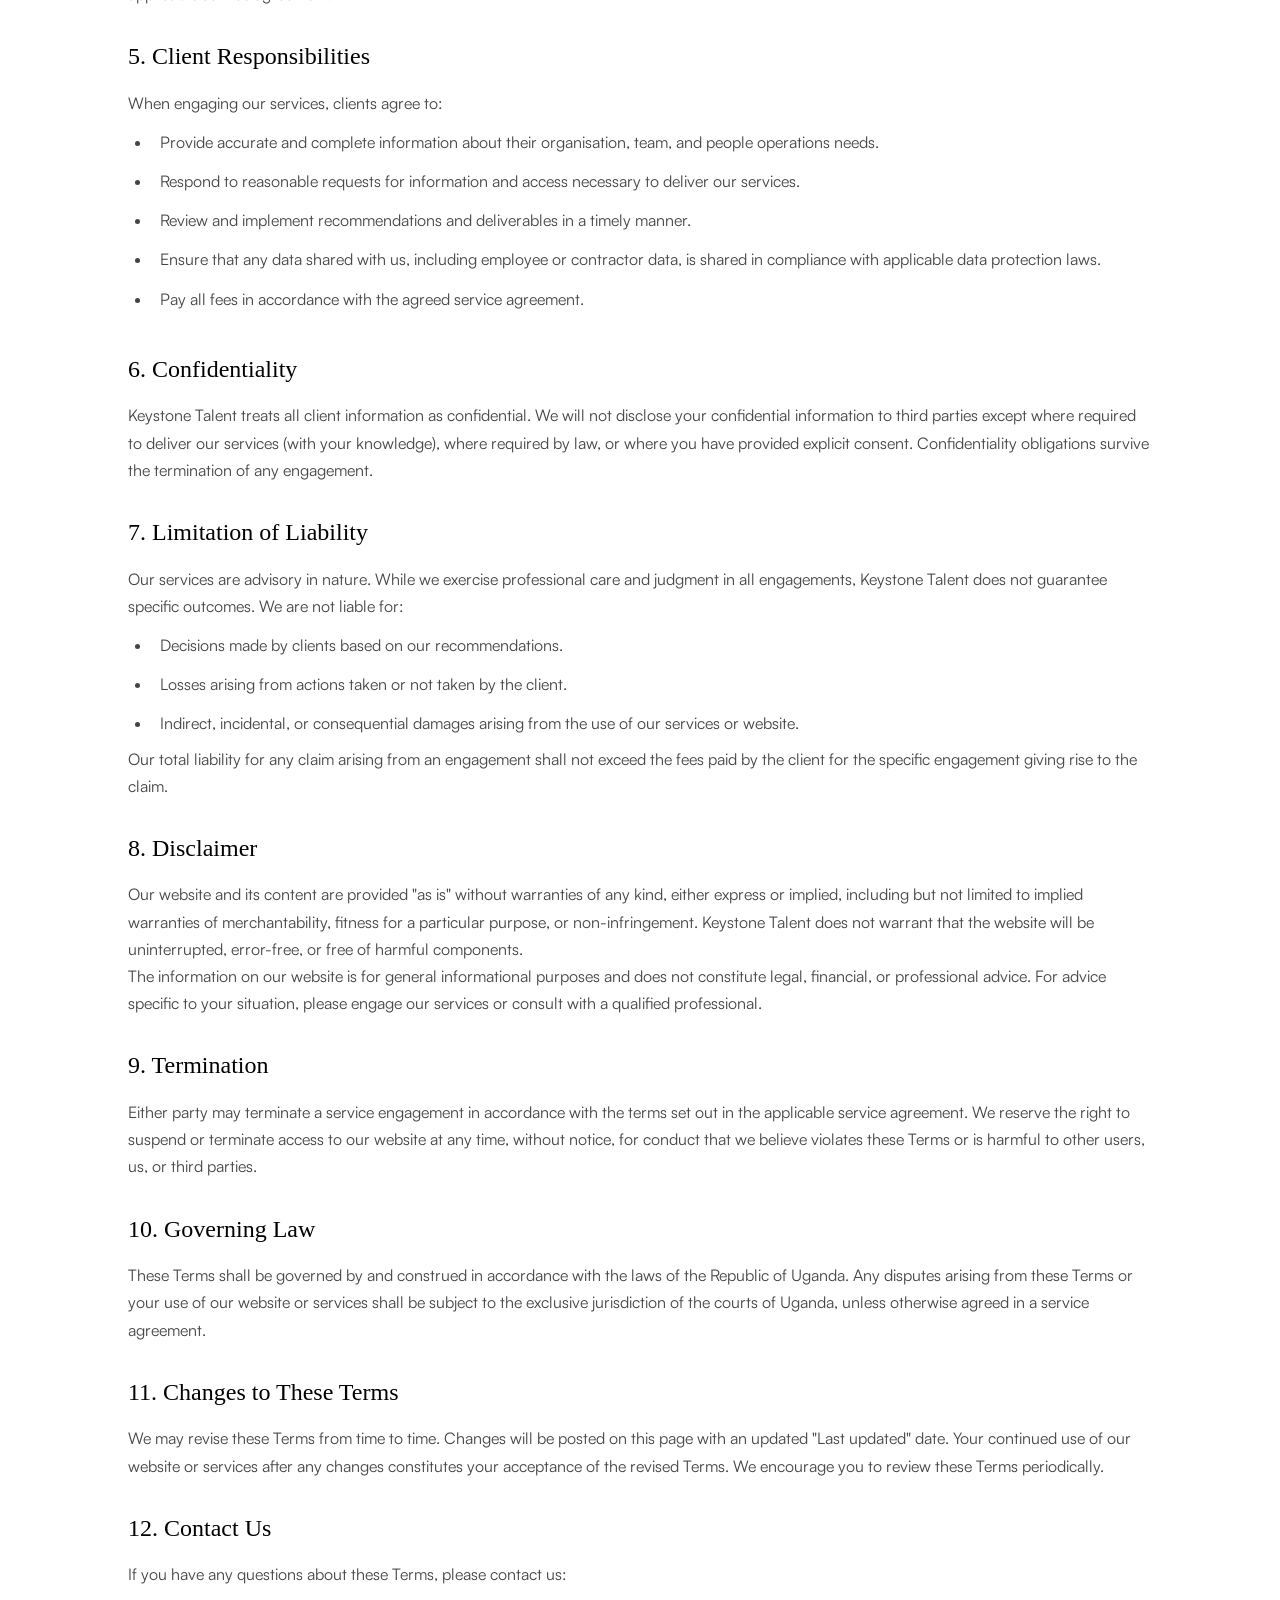
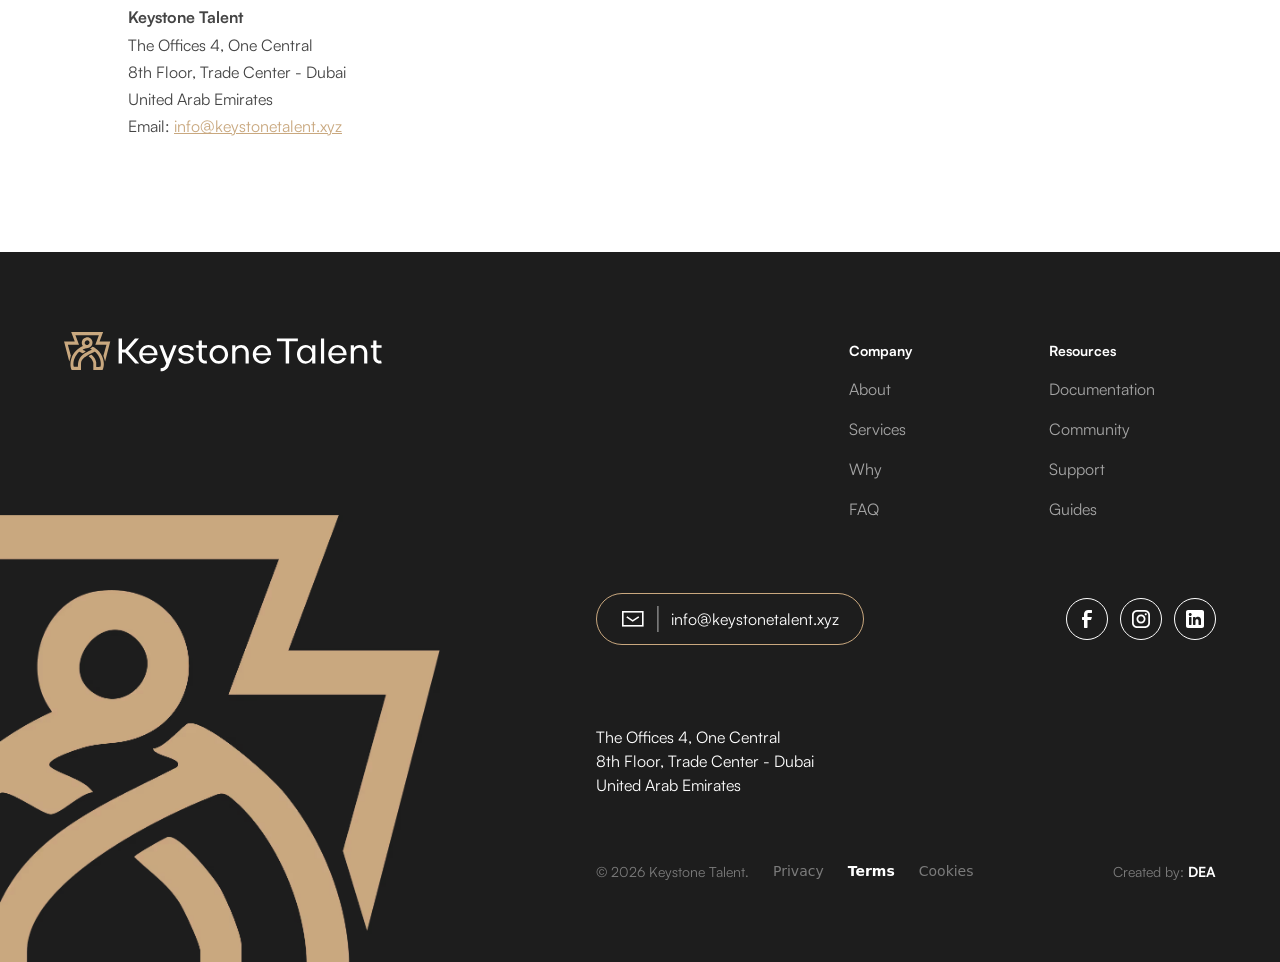
<file: terms-of-service.html>
<!DOCTYPE html>
<html data-wf-site="697f71d1592b1f1f0e852fdd">
<head>
  <meta charset="utf-8">
  <title>Terms of Service | Keystone Talent</title>
  <meta content="Terms of Service for Keystone Talent — External people operations for early-stage and scaling startups." name="description">
  <meta content="Terms of Service | Keystone Talent" property="og:title">
  <meta content="Terms of Service for Keystone Talent — External people operations for early-stage and scaling startups." property="og:description">
  <meta content="https://keystone-talent.vercel.app/images/Opengraph.jpg" property="og:image">
  <meta content="https://keystone-talent.vercel.app/terms-of-service" property="og:url">
  <meta content="Keystone Talent" property="og:site_name">
  <meta content="Terms of Service | Keystone Talent" property="twitter:title">
  <meta content="Terms of Service for Keystone Talent — External people operations for early-stage and scaling startups." property="twitter:description">
  <meta content="https://keystone-talent.vercel.app/images/Opengraph.jpg" property="twitter:image">
  <meta property="og:type" content="website">
  <meta content="summary_large_image" name="twitter:card">
  <meta content="width=device-width, initial-scale=1" name="viewport">
  <link href="css/normalize.css" rel="stylesheet" type="text/css">
  <link href="css/webflow.css" rel="stylesheet" type="text/css">
  <link href="css/keystonetalent.webflow.css" rel="stylesheet" type="text/css">
  <script type="text/javascript">!function(o,c){var n=c.documentElement,t=" w-mod-";n.className+=t+"js",("ontouchstart"in o||o.DocumentTouch&&c instanceof DocumentTouch)&&(n.className+=t+"touch")}(window,document);</script>
  <link href="images/favicon.ico" rel="shortcut icon" type="image/x-icon">
  <link href="images/webclip.ico" rel="apple-touch-icon">
  <style>
  * {
  -webkit-font-smoothing: antialiased;
  -moz-osx-font-smoothing: grayscale;
  -o-font-smoothing: antialiased;
}
/* Global style overrides (from main site) */
a,
.w-input,
.w-select,
.w-tab-link,
.w-nav-link,
.w-nav-brand,
.w-dropdown-btn,
.w-dropdown-toggle,
.w-slider-arrow-left,
.w-slider-arrow-right,
.w-dropdown-link {
  color: inherit;
  text-decoration: inherit;
  font-size: inherit;
}
.legal-page_component {
  display: flex;
  flex-direction: column;
}
.legal-page_header {
  background-color: #f2eee5;
}
.legal-page_header-content {
  display: flex;
  flex-direction: column;
  align-items: center;
  text-align: center;
}
.legal-page_body h3 {
  font-family: Georgia, Times, "Times New Roman", serif;
  font-size: 1.5rem;
  font-weight: 400;
  line-height: 1.4;
  margin-top: 0;
  margin-bottom: 0;
}
.legal-page_body p,
.legal-page_body li {
  font-size: 1rem;
  line-height: 1.7;
  color: #444;
}
.legal-page_body ul {
  padding-left: 1.5rem;
  margin-top: 0.5rem;
  margin-bottom: 0;
}
.legal-page_body ul li {
  padding-top: 0.25rem;
  padding-bottom: 0.25rem;
}
.legal-page_body a {
  color: #c9a87f;
  text-decoration: underline;
}
.legal-page_body a:hover {
  color: #b08f65;
}
.legal-page_date {
  font-size: .875rem;
  color: #7b7b7b;
}
.legal-page_divider {
  width: 100%;
  height: 1px;
  background-color: #e5decf;
}
.footer_legal-link.is-active {
  color: #fff;
  font-weight: 700;
}
</style>
</head>
<body>
  <div class="page-wrapper">
    <main class="main-wrapper">
      <div data-animation="default" class="rl_navbar1_component w-nav" data-easing2="ease" fs-scrolldisable-element="smart-nav" data-easing="ease" data-collapse="medium" role="banner" data-duration="400" id="nav">
        <div class="rl_navbar1_container">
          <a href="/" class="rl_navbar1_logo-link w-nav-brand">
            <div class="w-embed"><svg width="100%" height="100%" viewbox="0 0 292 36" fill="none" xmlns="http://www.w3.org/2000/svg">
                <path d="M7.0269 34.633C6.44062 34.4546 5.93931 31.3193 5.89683 30.6735C5.33604 22.729 10.0603 15.94 17.1126 12.7282C14.9884 9.95823 16.5773 5.36145 20.095 4.91962C26.9095 4.06994 28.167 13.272 21.8539 14.623C21.0722 14.7929 20.2225 14.7674 19.3558 14.9799C19.0159 15.0648 16.3819 15.8465 17.0362 16.3139C17.7244 16.8152 19.1944 17.1041 19.7636 17.9368C18.9734 17.9622 17.6394 19.3727 17.0107 19.3557C16.4329 19.3387 14.4361 17.8008 13.7904 17.9707C10.5956 20.8936 8.28443 25.4395 8.54784 29.8663C8.56483 30.2147 8.77725 31.7951 9.06614 31.7951H12.6348C12.6858 29.4924 12.7623 27.1813 13.7479 25.0656C15.9146 20.4178 20.8937 18.523 25.1676 16.3139C25.7369 15.7106 23.6722 15.6341 23.6382 15.0903C24.2925 15.1668 25.6859 13.4674 25.9663 13.4589C27.2918 13.4079 31.0899 16.7642 31.9991 17.8348C35.7037 22.2022 37.7599 29.3395 35.1514 34.65H26.6971V28.2349C26.6971 27.7931 25.6774 25.5924 25.3546 25.0911C24.5644 23.842 23.4598 23.1198 22.4232 22.1172C22.4232 21.9897 24.4794 20.8342 24.6068 20.8172C25.3885 20.7067 27.4703 23.3237 27.8866 23.9865C28.3284 24.7002 29.3481 27.0793 29.3481 27.8186V31.6931C29.3481 32.3814 32.6788 31.5996 33.1886 31.7696C34.5056 27.6146 32.22 21.5054 29.0677 18.625C28.1415 17.7753 28.099 17.9452 27.0284 18.3786C23.5787 19.7806 15.4897 23.8675 15.4897 28.2264V34.6415H7.0354L7.0269 34.633Z" fill="#C9A87F"></path>
                <path d="M35.6527 0L32.3899 8.76023H42.1698L37.4795 26.8925L35.9161 21.7349L38.7031 11.6152H28.5154L31.7781 2.85493H10.3831L13.6459 11.6152H3.45821L6.25367 21.7349C5.65039 23.1963 5.43797 24.7937 4.98764 26.2892C4.92816 26.4846 4.95365 26.7565 4.69025 26.697L0 8.76873H9.77985L6.51707 0.00849216H35.6527V0Z" fill="#C9A87F"></path>
                <path d="M22.5421 8.01243C24.6239 9.99219 21.8454 13.102 19.6532 11.4112C17.461 9.7203 20.4009 5.98169 22.5421 8.01243Z" fill="#FEFEFD"></path>
                <path d="M49.7838 5.82766H52.9046V15.9703H55.8025L64.7191 5.82766H68.3972L58.5518 17.2334L68.6201 28.825H64.9048L55.8768 18.6452H52.9046V28.825H49.7838V5.82766ZM68.612 20.4657C68.612 15.7845 72.4387 11.9578 77.0456 11.9578C82.0611 11.9578 85.7392 16.0817 85.2934 21.2088H71.5841C71.8442 24.1066 73.9991 26.5216 77.0456 26.5216C79.0889 26.5216 80.9094 25.3698 81.7639 23.5494L84.6989 23.8094C83.4358 26.8188 80.6122 28.9736 77.0456 28.9736C72.2529 28.9736 68.612 25.1841 68.612 20.4657ZM71.6956 19.4254H82.3583C81.9868 16.3046 79.7948 14.2241 77.0084 14.2241C74.1477 14.2241 71.9928 16.5276 71.6956 19.4254ZM93.2733 28.5278L86.9203 12.1064H90.0411L94.8709 24.5153L99.775 12.1064H102.859L95.5396 31.017C94.3879 33.9892 91.4157 35.9583 88.1463 35.884V33.0604C90.0782 33.0604 91.9358 31.9087 92.6789 30.0139L93.2733 28.5278ZM104.392 16.8991C104.392 14.1498 107.513 11.9578 111.414 11.9578C115.612 11.9578 118.435 14.1126 118.435 16.7505H115.24C115.24 15.3387 113.531 14.187 111.414 14.187C109.11 14.187 107.438 15.3015 107.438 16.7505C107.438 18.2366 109.036 19.3511 111.414 19.3511C115.798 19.3511 118.435 21.4688 118.435 24.0323C118.435 26.6702 115.575 28.9736 111.414 28.9736C107.513 28.9736 104.392 26.8188 104.392 24.1438H107.587C107.587 25.5927 109.296 26.7445 111.414 26.7445C113.717 26.7445 115.389 25.5927 115.389 24.1438C115.389 22.6949 113.828 21.5803 111.414 21.5803C106.732 21.5803 104.392 19.2768 104.392 16.8991ZM122.901 14.3727H120.672V12.1064H122.901V7.87104H125.799V12.1064H130.48V14.3727H125.799V22.8063C125.799 24.8497 127.285 26.15 129.143 26.15C129.514 26.15 129.886 26.0757 129.997 26.0757L130.629 28.6021C130.517 28.6392 129.7 28.825 128.994 28.825C125.353 28.825 122.901 26.5216 122.901 22.8806V14.3727ZM141.301 28.9736C136.62 28.9736 132.83 25.1469 132.83 20.4657C132.83 15.7845 136.62 11.9578 141.301 11.9578C145.945 11.9578 149.735 15.7845 149.735 20.4657C149.735 25.1469 145.945 28.9736 141.301 28.9736ZM141.301 14.4099C138.218 14.4099 135.728 17.122 135.728 20.4657C135.728 23.8094 138.218 26.5216 141.301 26.5216C144.348 26.5216 146.837 23.8094 146.837 20.4657C146.837 17.0477 144.273 14.4099 141.301 14.4099ZM156.374 28.825H153.476V12.1064H156.374V14.7071C157.488 13.1095 159.42 11.9578 161.687 11.9578C165.848 11.9578 168.597 15.1901 168.597 19.0539V28.825H165.699V18.8682C165.699 16.3789 163.73 14.3727 161.241 14.3727C158.194 14.3727 156.374 17.0105 156.374 19.0539V28.825ZM172.269 20.4657C172.269 15.7845 176.095 11.9578 180.702 11.9578C185.718 11.9578 189.396 16.0817 188.95 21.2088H175.241C175.501 24.1066 177.656 26.5216 180.702 26.5216C182.746 26.5216 184.566 25.3698 185.421 23.5494L188.356 23.8094C187.092 26.8188 184.269 28.9736 180.702 28.9736C175.91 28.9736 172.269 25.1841 172.269 20.4657ZM175.352 19.4254H186.015C185.643 16.3046 183.452 14.2241 180.665 14.2241C177.804 14.2241 175.649 16.5276 175.352 19.4254Z" fill="#1D1D1D"></path>
                <path d="M194.298 8.50263V5.82766H213.432V8.50263H205.444V28.825H202.323V8.50263H194.298ZM220.553 28.9736C216.058 28.9736 212.64 25.2212 212.64 20.4657C212.64 15.7102 216.095 11.9578 220.553 11.9578C223.079 11.9578 225.271 13.4068 226.497 15.5244V12.1064H229.395V28.825H226.497V25.407C225.234 27.5247 223.042 28.9736 220.553 28.9736ZM220.999 14.2613C217.989 14.2613 215.537 17.0477 215.537 20.4657C215.537 23.9209 217.989 26.7073 220.999 26.7073C223.674 26.7073 226.497 24.3667 226.497 20.4657C226.497 17.0105 224.082 14.2613 220.999 14.2613ZM237.416 28.825H234.519V5.82766H237.416V28.825ZM241.192 20.4657C241.192 15.7845 245.019 11.9578 249.626 11.9578C254.641 11.9578 258.32 16.0817 257.874 21.2088H244.165C244.425 24.1066 246.579 26.5216 249.626 26.5216C251.669 26.5216 253.49 25.3698 254.344 23.5494L257.279 23.8094C256.016 26.8188 253.193 28.9736 249.626 28.9736C244.833 28.9736 241.192 25.1841 241.192 20.4657ZM244.276 19.4254H254.939C254.567 16.3046 252.375 14.2241 249.589 14.2241C246.728 14.2241 244.573 16.5276 244.276 19.4254ZM264.59 28.825H261.693V12.1064H264.59V14.7071C265.705 13.1095 267.637 11.9578 269.903 11.9578C274.064 11.9578 276.814 15.1901 276.814 19.0539V28.825H273.916V18.8682C273.916 16.3789 271.947 14.3727 269.457 14.3727C266.411 14.3727 264.59 17.0105 264.59 19.0539V28.825ZM282.275 14.3727H280.046V12.1064H282.275V7.87104H285.173V12.1064H289.854V14.3727H285.173V22.8063C285.173 24.8497 286.659 26.15 288.516 26.15C288.888 26.15 289.259 26.0757 289.371 26.0757L290.002 28.6021C289.891 28.6392 289.074 28.825 288.368 28.825C284.727 28.825 282.275 26.5216 282.275 22.8806V14.3727Z" fill="#1D1D1D"></path>
              </svg></div>
          </a>
          <nav role="navigation" class="rl_navbar1_menu is-page-height-tablet w-nav-menu">
            <a href="/#reality" class="rl_navbar1_link w-nav-link">About</a>
            <a href="/#services" class="rl_navbar1_link w-nav-link">Services</a>
            <a href="/#who" class="rl_navbar1_link w-nav-link">Who we serve</a>
            <a href="/#why" class="rl_navbar1_link w-nav-link">Why us?</a>
            <a href="/#faq" class="rl_navbar1_link w-nav-link">FAQ</a>
            <div class="rl_navbar1_menu-buttons">
              <a href="#" class="rl_navbar1_button-secondary w-button">Button</a>
              <a href="#" class="rl_navbar1_button w-button">Talk to us</a>
            </div>
          </nav>
          <div class="rl_navbar1_menu-button w-nav-button">
            <div class="rl_menu-icon">
              <div class="rl_menu-icon_line-top"></div>
              <div class="rl_menu-icon_line-middle">
                <div class="rl_menu-icon_line-middle-inner"></div>
              </div>
              <div class="rl_menu-icon_line-bottom"></div>
            </div>
          </div>
        </div>
      </div>
      <div class="legal-page_component">
        <section class="legal-page_header">
          <div class="padding-global">
            <div class="container-large">
              <div class="padding-section-large">
                <div class="legal-page_header-content">
                  <div class="tagline is-header">
                    <div class="tagline-dot is-header"></div>
                    <div class="text-style-subheading">Legal</div>
                  </div>
                  <div class="spacer-small"></div>
                  <h1 class="heading-style-h1">Terms of Service</h1>
                  <div class="spacer-xsmall"></div>
                  <div class="legal-page_date">Last updated: March 9, 2026</div>
                </div>
              </div>
            </div>
          </div>
        </section>
        <section>
          <div class="padding-global">
            <div class="container-medium">
              <div class="padding-section-large legal-page_body">
                <p class="text-size-medium">These Terms of Service ("Terms") govern your use of the Keystone Talent website and our people operations advisory services. By accessing our website or engaging our services, you agree to be bound by these Terms. If you do not agree, please do not use our website or services.</p>
                <div class="spacer-medium"></div>
                <div class="legal-page_divider"></div>
                <div class="spacer-medium"></div>

                <h3>1. About Keystone Talent</h3>
                <div class="spacer-xsmall"></div>
                <p>Keystone Talent provides external people operations services for early-stage and scaling startups. Our services include people operations advisory, fractional people leadership, employment and contractor framework development, and related HR support. We operate from Kampala, Uganda, and serve clients across multiple jurisdictions.</p>
                <div class="spacer-medium"></div>

                <h3>2. Services</h3>
                <div class="spacer-xsmall"></div>
                <p>Our services are delivered through structured engagements that are scoped and agreed upon with each client individually. These may include:</p>
                <ul>
                  <li>Foundation engagements for employment frameworks, contracts, onboarding, and policy development.</li>
                  <li>Fractional People Lead services providing ongoing people operations leadership.</li>
                  <li>Global Contractor Desk services for distributed teams managing contractors across borders.</li>
                </ul>
                <p>The specific scope, duration, deliverables, and fees for each engagement are defined in a separate service agreement between Keystone Talent and the client. These Terms apply in addition to any such agreement.</p>
                <div class="spacer-medium"></div>

                <h3>3. Use of Our Website</h3>
                <div class="spacer-xsmall"></div>
                <p>You may use our website for lawful purposes only. You agree not to:</p>
                <ul>
                  <li>Use the website in any way that violates applicable local, national, or international law or regulation.</li>
                  <li>Attempt to gain unauthorised access to any part of the website, server, or any connected systems.</li>
                  <li>Reproduce, distribute, or create derivative works from any content on our website without prior written consent.</li>
                  <li>Use automated tools, bots, or scripts to access or interact with the website in a manner that could damage or impair its operation.</li>
                </ul>
                <div class="spacer-medium"></div>

                <h3>4. Intellectual Property</h3>
                <div class="spacer-xsmall"></div>
                <p>All content on this website, including text, graphics, logos, icons, images, and the Keystone Talent brand identity, is the property of Keystone Talent or its content suppliers and is protected by applicable intellectual property laws. You may not use, reproduce, or distribute any content without our express written permission.</p>
                <p>Frameworks, templates, and deliverables created specifically for a client as part of an engagement are licensed to that client as outlined in the applicable service agreement.</p>
                <div class="spacer-medium"></div>

                <h3>5. Client Responsibilities</h3>
                <div class="spacer-xsmall"></div>
                <p>When engaging our services, clients agree to:</p>
                <ul>
                  <li>Provide accurate and complete information about their organisation, team, and people operations needs.</li>
                  <li>Respond to reasonable requests for information and access necessary to deliver our services.</li>
                  <li>Review and implement recommendations and deliverables in a timely manner.</li>
                  <li>Ensure that any data shared with us, including employee or contractor data, is shared in compliance with applicable data protection laws.</li>
                  <li>Pay all fees in accordance with the agreed service agreement.</li>
                </ul>
                <div class="spacer-medium"></div>

                <h3>6. Confidentiality</h3>
                <div class="spacer-xsmall"></div>
                <p>Keystone Talent treats all client information as confidential. We will not disclose your confidential information to third parties except where required to deliver our services (with your knowledge), where required by law, or where you have provided explicit consent. Confidentiality obligations survive the termination of any engagement.</p>
                <div class="spacer-medium"></div>

                <h3>7. Limitation of Liability</h3>
                <div class="spacer-xsmall"></div>
                <p>Our services are advisory in nature. While we exercise professional care and judgment in all engagements, Keystone Talent does not guarantee specific outcomes. We are not liable for:</p>
                <ul>
                  <li>Decisions made by clients based on our recommendations.</li>
                  <li>Losses arising from actions taken or not taken by the client.</li>
                  <li>Indirect, incidental, or consequential damages arising from the use of our services or website.</li>
                </ul>
                <p>Our total liability for any claim arising from an engagement shall not exceed the fees paid by the client for the specific engagement giving rise to the claim.</p>
                <div class="spacer-medium"></div>

                <h3>8. Disclaimer</h3>
                <div class="spacer-xsmall"></div>
                <p>Our website and its content are provided "as is" without warranties of any kind, either express or implied, including but not limited to implied warranties of merchantability, fitness for a particular purpose, or non-infringement. Keystone Talent does not warrant that the website will be uninterrupted, error-free, or free of harmful components.</p>
                <p>The information on our website is for general informational purposes and does not constitute legal, financial, or professional advice. For advice specific to your situation, please engage our services or consult with a qualified professional.</p>
                <div class="spacer-medium"></div>

                <h3>9. Termination</h3>
                <div class="spacer-xsmall"></div>
                <p>Either party may terminate a service engagement in accordance with the terms set out in the applicable service agreement. We reserve the right to suspend or terminate access to our website at any time, without notice, for conduct that we believe violates these Terms or is harmful to other users, us, or third parties.</p>
                <div class="spacer-medium"></div>

                <h3>10. Governing Law</h3>
                <div class="spacer-xsmall"></div>
                <p>These Terms shall be governed by and construed in accordance with the laws of the Republic of Uganda. Any disputes arising from these Terms or your use of our website or services shall be subject to the exclusive jurisdiction of the courts of Uganda, unless otherwise agreed in a service agreement.</p>
                <div class="spacer-medium"></div>

                <h3>11. Changes to These Terms</h3>
                <div class="spacer-xsmall"></div>
                <p>We may revise these Terms from time to time. Changes will be posted on this page with an updated "Last updated" date. Your continued use of our website or services after any changes constitutes your acceptance of the revised Terms. We encourage you to review these Terms periodically.</p>
                <div class="spacer-medium"></div>

                <h3>12. Contact Us</h3>
                <div class="spacer-xsmall"></div>
                <p>If you have any questions about these Terms, please contact us:</p>
                <div class="spacer-xsmall"></div>
                <p><strong>Keystone Talent</strong><br>
                The Offices 4, One Central<br>
                8th Floor, Trade Center - Dubai<br>
                United Arab Emirates<br>
                Email: <a href="mailto:info@keystonetalent.xyz">info@keystonetalent.xyz</a></p>
              </div>
            </div>
          </div>
        </section>
      </div>
      <div id="footer" class="footer_component">
        <div class="padding-global">
          <div class="container-large">
            <div class="padding-section-medium">
              <div class="w-layout-grid footer_top-wrapper">
                <div class="footer_left-wrapper">
                  <a href="/" class="footer_logo-link w-nav-brand">
                    <div class="footer_logo w-embed"><svg width="100%" height="100%" viewbox="0 0 292 36" fill="none" xmlns="http://www.w3.org/2000/svg">
                        <path d="M7.0269 34.633C6.44062 34.4545 5.93931 31.3192 5.89683 30.6734C5.33604 22.7289 10.0603 15.9399 17.1126 12.7281C14.9884 9.95817 16.5773 5.3614 20.095 4.91956C26.9095 4.06988 28.167 13.2719 21.8539 14.6229C21.0722 14.7929 20.2225 14.7674 19.3558 14.9798C19.0159 15.0648 16.3819 15.8465 17.0362 16.3138C17.7244 16.8151 19.1944 17.104 19.7636 17.9367C18.9734 17.9622 17.6394 19.3727 17.0107 19.3557C16.4329 19.3387 14.4361 17.8007 13.7904 17.9707C10.5956 20.8936 8.28443 25.4394 8.54784 29.8662C8.56483 30.2146 8.77725 31.795 9.06614 31.795H12.6348C12.6858 29.4924 12.7623 27.1812 13.7479 25.0655C15.9146 20.4178 20.8937 18.523 25.1676 16.3138C25.7369 15.7105 23.6722 15.6341 23.6382 15.0903C24.2925 15.1667 25.6859 13.4674 25.9663 13.4589C27.2918 13.4079 31.0899 16.7641 31.9991 17.8347C35.7037 22.2021 37.7599 29.3394 35.1514 34.6499H26.6971V28.2349C26.6971 27.793 25.6774 25.5923 25.3546 25.091C24.5644 23.842 23.4598 23.1198 22.4232 22.1171C22.4232 21.9897 24.4794 20.8341 24.6068 20.8171C25.3885 20.7067 27.4703 23.3237 27.8866 23.9864C28.3284 24.7002 29.3481 27.0793 29.3481 27.8185V31.6931C29.3481 32.3813 32.6788 31.5996 33.1886 31.7695C34.5056 27.6146 32.22 21.5054 29.0677 18.6249C28.1415 17.7753 28.099 17.9452 27.0284 18.3785C23.5787 19.7805 15.4897 23.8675 15.4897 28.2263V34.6415H7.0354L7.0269 34.633Z" fill="#C9A87F"></path>
                        <path d="M35.6527 0L32.3899 8.76023H42.1698L37.4795 26.8925L35.9161 21.7349L38.7031 11.6152H28.5154L31.7781 2.85493H10.3831L13.6459 11.6152H3.45821L6.25367 21.7349C5.65039 23.1963 5.43797 24.7937 4.98764 26.2892C4.92816 26.4846 4.95365 26.7565 4.69025 26.697L0 8.76873H9.77985L6.51707 0.00849216H35.6527V0Z" fill="#C9A87F"></path>
                        <path d="M22.5421 8.01272C24.6239 9.99248 21.8454 13.1023 19.6532 11.4114C17.461 9.72058 20.4009 5.98197 22.5421 8.01272Z" fill="#1D1D1D"></path>
                        <path d="M49.7838 5.82785H52.9046V15.9705H55.8025L64.7191 5.82785H68.3972L58.5518 17.2336L68.6201 28.8252H64.9048L55.8768 18.6454H52.9046V28.8252H49.7838V5.82785ZM68.612 20.4659C68.612 15.7847 72.4387 11.958 77.0456 11.958C82.0611 11.958 85.7392 16.0819 85.2934 21.209H71.5841C71.8442 24.1068 73.9991 26.5217 77.0456 26.5217C79.0889 26.5217 80.9094 25.37 81.7639 23.5496L84.6989 23.8096C83.4358 26.819 80.6122 28.9738 77.0456 28.9738C72.2529 28.9738 68.612 25.1843 68.612 20.4659ZM71.6956 19.4256H82.3583C81.9868 16.3048 79.7948 14.2243 77.0084 14.2243C74.1477 14.2243 71.9928 16.5277 71.6956 19.4256ZM93.2733 28.528L86.9203 12.1066H90.0411L94.8709 24.5155L99.775 12.1066H102.859L95.5396 31.0172C94.3879 33.9894 91.4157 35.9585 88.1463 35.8842V33.0606C90.0782 33.0606 91.9358 31.9088 92.6789 30.0141L93.2733 28.528ZM104.392 16.8993C104.392 14.15 107.513 11.958 111.414 11.958C115.612 11.958 118.435 14.1128 118.435 16.7507H115.24C115.24 15.3389 113.531 14.1871 111.414 14.1871C109.11 14.1871 107.438 15.3017 107.438 16.7507C107.438 18.2368 109.036 19.3513 111.414 19.3513C115.798 19.3513 118.435 21.469 118.435 24.0325C118.435 26.6704 115.575 28.9738 111.414 28.9738C107.513 28.9738 104.392 26.819 104.392 24.144H107.587C107.587 25.5929 109.296 26.7447 111.414 26.7447C113.717 26.7447 115.389 25.5929 115.389 24.144C115.389 22.695 113.828 21.5805 111.414 21.5805C106.732 21.5805 104.392 19.277 104.392 16.8993ZM122.901 14.3729H120.672V12.1066H122.901V7.87124H125.799V12.1066H130.48V14.3729H125.799V22.8065C125.799 24.8499 127.285 26.1502 129.143 26.1502C129.514 26.1502 129.886 26.0759 129.997 26.0759L130.629 28.6023C130.517 28.6394 129.7 28.8252 128.994 28.8252C125.353 28.8252 122.901 26.5217 122.901 22.8808V14.3729ZM141.301 28.9738C136.62 28.9738 132.83 25.1471 132.83 20.4659C132.83 15.7847 136.62 11.958 141.301 11.958C145.945 11.958 149.735 15.7847 149.735 20.4659C149.735 25.1471 145.945 28.9738 141.301 28.9738ZM141.301 14.4101C138.218 14.4101 135.728 17.1222 135.728 20.4659C135.728 23.8096 138.218 26.5217 141.301 26.5217C144.348 26.5217 146.837 23.8096 146.837 20.4659C146.837 17.0479 144.273 14.4101 141.301 14.4101ZM156.374 28.8252H153.476V12.1066H156.374V14.7073C157.488 13.1097 159.42 11.958 161.687 11.958C165.848 11.958 168.597 15.1903 168.597 19.0541V28.8252H165.699V18.8683C165.699 16.3791 163.73 14.3729 161.241 14.3729C158.194 14.3729 156.374 17.0107 156.374 19.0541V28.8252ZM172.269 20.4659C172.269 15.7847 176.095 11.958 180.702 11.958C185.718 11.958 189.396 16.0819 188.95 21.209H175.241C175.501 24.1068 177.656 26.5217 180.702 26.5217C182.746 26.5217 184.566 25.37 185.421 23.5496L188.356 23.8096C187.092 26.819 184.269 28.9738 180.702 28.9738C175.91 28.9738 172.269 25.1843 172.269 20.4659ZM175.352 19.4256H186.015C185.643 16.3048 183.452 14.2243 180.665 14.2243C177.804 14.2243 175.649 16.5277 175.352 19.4256Z" fill="white"></path>
                        <path d="M194.298 8.50283V5.82785H213.432V8.50283H205.444V28.8252H202.323V8.50283H194.298ZM220.553 28.9738C216.058 28.9738 212.64 25.2214 212.64 20.4659C212.64 15.7104 216.095 11.958 220.553 11.958C223.079 11.958 225.271 13.4069 226.497 15.5246V12.1066H229.395V28.8252H226.497V25.4072C225.234 27.5249 223.042 28.9738 220.553 28.9738ZM220.999 14.2615C217.989 14.2615 215.537 17.0479 215.537 20.4659C215.537 23.9211 217.989 26.7075 220.999 26.7075C223.674 26.7075 226.497 24.3669 226.497 20.4659C226.497 17.0107 224.082 14.2615 220.999 14.2615ZM237.416 28.8252H234.519V5.82785H237.416V28.8252ZM241.192 20.4659C241.192 15.7847 245.019 11.958 249.626 11.958C254.641 11.958 258.32 16.0819 257.874 21.209H244.165C244.425 24.1068 246.579 26.5217 249.626 26.5217C251.669 26.5217 253.49 25.37 254.344 23.5496L257.279 23.8096C256.016 26.819 253.193 28.9738 249.626 28.9738C244.833 28.9738 241.192 25.1843 241.192 20.4659ZM244.276 19.4256H254.939C254.567 16.3048 252.375 14.2243 249.589 14.2243C246.728 14.2243 244.573 16.5277 244.276 19.4256ZM264.59 28.8252H261.693V12.1066H264.59V14.7073C265.705 13.1097 267.637 11.958 269.903 11.958C274.064 11.958 276.814 15.1903 276.814 19.0541V28.8252H273.916V18.8683C273.916 16.3791 271.947 14.3729 269.457 14.3729C266.411 14.3729 264.59 17.0107 264.59 19.0541V28.8252ZM282.275 14.3729H280.046V12.1066H282.275V7.87124H285.173V12.1066H289.854V14.3729H285.173V22.8065C285.173 24.8499 286.659 26.1502 288.516 26.1502C288.888 26.1502 289.259 26.0759 289.371 26.0759L290.002 28.6023C289.891 28.6394 289.074 28.8252 288.368 28.8252C284.727 28.8252 282.275 26.5217 282.275 22.8808V14.3729Z" fill="white"></path>
                      </svg></div>
                  </a>
                </div>
                <div class="w-layout-grid footer_menu-wrapper">
                  <div class="footer_link-list">
                    <div class="footer_link-header">Company</div>
                    <a href="/#reality" class="footer_link">About</a>
                    <a href="/#services" class="footer_link">Services</a>
                    <a href="/#why" class="footer_link">Why</a>
                    <a href="/#faq" class="footer_link">FAQ</a>
                  </div>
                  <div class="footer_link-list">
                    <div class="footer_link-header">Resources</div>
                    <a href="#" class="footer_link">Documentation</a>
                    <a href="#" class="footer_link">Community</a>
                    <a href="#" class="footer_link">Support</a>
                    <a href="#" class="footer_link">Guides</a>
                  </div>
                </div>
              </div>
              <div class="spacer-xlarge"></div>
              <div class="w-layout-grid footer_middle-wrapper">
                <div class="footer-middle_content">
                  <div class="footer_email-socials">
                    <a href="mailto:info@keystonetalent.xyz" class="button is-icon is-secondary is-alternate w-inline-block">
                      <div class="icon-embed-xsmall w-embed"><svg width="22" height="16" viewbox="0 0 22 16" fill="none" xmlns="http://www.w3.org/2000/svg">
                          <rect x="0.799988" y="0.799805" width="20" height="14" stroke="white" stroke-width="1.6"></rect>
                          <path d="M16.8 5.7998L10.7062 9.7998L4.79999 5.7998" stroke="white" stroke-width="1.6"></path>
                        </svg></div>
                      <div class="code-embed w-embed"><svg width="100%" height="100%" viewbox="0 0 2 24" fill="none" xmlns="http://www.w3.org/2000/svg">
                          <path opacity="0.4" d="M0.799988 0L0.799988 24" stroke="currentcolor" stroke-width="1.6"></path>
                        </svg></div>
                      <div>info@keystonetalent.xyz</div>
                    </a>
                    <div class="w-layout-grid footer_social-list">
                      <a href="#" class="footer_social-link w-inline-block">
                        <div class="social-icon w-embed"><svg width="24" height="24" viewbox="0 0 24 24" fill="none" xmlns="http://www.w3.org/2000/svg">
                            <path d="M16.5 6H13.5C12.9477 6 12.5 6.44772 12.5 7V10H16.5C16.6137 9.99748 16.7216 10.0504 16.7892 10.1419C16.8568 10.2334 16.8758 10.352 16.84 10.46L16.1 12.66C16.0318 12.8619 15.8431 12.9984 15.63 13H12.5V20.5C12.5 20.7761 12.2761 21 12 21H9.5C9.22386 21 9 20.7761 9 20.5V13H7.5C7.22386 13 7 12.7761 7 12.5V10.5C7 10.2239 7.22386 10 7.5 10H9V7C9 4.79086 10.7909 3 13 3H16.5C16.7761 3 17 3.22386 17 3.5V5.5C17 5.77614 16.7761 6 16.5 6Z" fill="CurrentColor"></path>
                          </svg></div>
                      </a>
                      <a href="#" class="footer_social-link w-inline-block">
                        <div class="social-icon w-embed"><svg width="24" height="24" viewbox="0 0 24 24" fill="none" xmlns="http://www.w3.org/2000/svg">
                            <path fill-rule="evenodd" clip-rule="evenodd" d="M16 3H8C5.23858 3 3 5.23858 3 8V16C3 18.7614 5.23858 21 8 21H16C18.7614 21 21 18.7614 21 16V8C21 5.23858 18.7614 3 16 3ZM19.25 16C19.2445 17.7926 17.7926 19.2445 16 19.25H8C6.20735 19.2445 4.75549 17.7926 4.75 16V8C4.75549 6.20735 6.20735 4.75549 8 4.75H16C17.7926 4.75549 19.2445 6.20735 19.25 8V16ZM16.75 8.25C17.3023 8.25 17.75 7.80228 17.75 7.25C17.75 6.69772 17.3023 6.25 16.75 6.25C16.1977 6.25 15.75 6.69772 15.75 7.25C15.75 7.80228 16.1977 8.25 16.75 8.25ZM12 7.5C9.51472 7.5 7.5 9.51472 7.5 12C7.5 14.4853 9.51472 16.5 12 16.5C14.4853 16.5 16.5 14.4853 16.5 12C16.5027 10.8057 16.0294 9.65957 15.1849 8.81508C14.3404 7.97059 13.1943 7.49734 12 7.5ZM9.25 12C9.25 13.5188 10.4812 14.75 12 14.75C13.5188 14.75 14.75 13.5188 14.75 12C14.75 10.4812 13.5188 9.25 12 9.25C10.4812 9.25 9.25 10.4812 9.25 12Z" fill="CurrentColor"></path>
                          </svg></div>
                      </a>
                      <a href="#" class="footer_social-link w-inline-block">
                        <div class="social-icon w-embed"><svg width="24" height="24" viewbox="0 0 24 24" fill="none" xmlns="http://www.w3.org/2000/svg">
                            <path fill-rule="evenodd" clip-rule="evenodd" d="M5 3H19C20.1046 3 21 3.89543 21 5V19C21 20.1046 20.1046 21 19 21H5C3.89543 21 3 20.1046 3 19V5C3 3.89543 3.89543 3 5 3ZM8 18C8.27614 18 8.5 17.7761 8.5 17.5V10.5C8.5 10.2239 8.27614 10 8 10H6.5C6.22386 10 6 10.2239 6 10.5V17.5C6 17.7761 6.22386 18 6.5 18H8ZM7.25 9C6.42157 9 5.75 8.32843 5.75 7.5C5.75 6.67157 6.42157 6 7.25 6C8.07843 6 8.75 6.67157 8.75 7.5C8.75 8.32843 8.07843 9 7.25 9ZM17.5 18C17.7761 18 18 17.7761 18 17.5V12.9C18.0325 11.3108 16.8576 9.95452 15.28 9.76C14.177 9.65925 13.1083 10.1744 12.5 11.1V10.5C12.5 10.2239 12.2761 10 12 10H10.5C10.2239 10 10 10.2239 10 10.5V17.5C10 17.7761 10.2239 18 10.5 18H12C12.2761 18 12.5 17.7761 12.5 17.5V13.75C12.5 12.9216 13.1716 12.25 14 12.25C14.8284 12.25 15.5 12.9216 15.5 13.75V17.5C15.5 17.7761 15.7239 18 16 18H17.5Z" fill="CurrentColor"></path>
                          </svg></div>
                      </a>
                    </div>
                  </div>
                  <div class="spacer-xxlarge"></div>
                  <div class="footer_address-wrapper">
                    <div class="text-size-regular">The Offices 4, One Central<br>8th Floor, Trade Center - Dubai<br>United Arab Emirates</div>
                  </div>
                </div>
                <div class="footer_bottom-wrapper">
                  <div class="w-layout-grid footer_legal-list">
                    <div class="footer_credit-text">&copy; 2026 Keystone Talent.</div>
                    <a href="/privacy-policy" class="footer_legal-link">Privacy</a>
                    <a href="/terms-of-service" class="footer_legal-link is-active">Terms </a>
                    <a href="#" class="footer_legal-link cookie-trigger">Cookies</a>
                  </div>
                  <div class="footer_credit-text">Created by: <a href="https://damilola-emmanuel-a.webflow.io/" target="_blank"><strong class="bold-text">DEA</strong></a>
                  </div>
                </div>
              </div>
            </div>
          </div>
        </div>
      </div>
    </main>
  </div>
  <script src="js/jquery-3.5.1.min.js" type="text/javascript"></script>
  <script src="js/webflow.js" type="text/javascript"></script>
  <script src="js/cookie-consent.js" type="text/javascript"></script>
</body>
</html>
</file>
<file: css/webflow.css>
@font-face {
  font-family: 'webflow-icons';
  src: url("[data-uri]") format('truetype');
  font-weight: normal;
  font-style: normal;
}
[class^="w-icon-"],
[class*=" w-icon-"] {
  /* use !important to prevent issues with browser extensions that change fonts */
  font-family: 'webflow-icons' !important;
  speak: none;
  font-style: normal;
  font-weight: normal;
  font-variant: normal;
  text-transform: none;
  line-height: 1;
  /* Better Font Rendering =========== */
  -webkit-font-smoothing: antialiased;
  -moz-osx-font-smoothing: grayscale;
}
.w-icon-slider-right:before {
  content: "\e600";
}
.w-icon-slider-left:before {
  content: "\e601";
}
.w-icon-nav-menu:before {
  content: "\e602";
}
.w-icon-arrow-down:before,
.w-icon-dropdown-toggle:before {
  content: "\e603";
}
.w-icon-file-upload-remove:before {
  content: "\e900";
}
.w-icon-file-upload-icon:before {
  content: "\e903";
}
* {
  -webkit-box-sizing: border-box;
  -moz-box-sizing: border-box;
  box-sizing: border-box;
}
html {
  height: 100%;
}
body {
  margin: 0;
  min-height: 100%;
  background-color: #fff;
  font-family: Arial, sans-serif;
  font-size: 14px;
  line-height: 20px;
  color: #333;
}
img {
  max-width: 100%;
  vertical-align: middle;
  display: inline-block;
}
html.w-mod-touch * {
  background-attachment: scroll !important;
}
.w-block {
  display: block;
}
.w-inline-block {
  max-width: 100%;
  display: inline-block;
}
.w-clearfix:before,
.w-clearfix:after {
  content: " ";
  display: table;
  grid-column-start: 1;
  grid-row-start: 1;
  grid-column-end: 2;
  grid-row-end: 2;
}
.w-clearfix:after {
  clear: both;
}
.w-hidden {
  display: none;
}
.w-button {
  display: inline-block;
  padding: 9px 15px;
  background-color: #3898EC;
  color: white;
  border: 0;
  line-height: inherit;
  text-decoration: none;
  cursor: pointer;
  border-radius: 0;
}
input.w-button {
  -webkit-appearance: button;
}
html[data-w-dynpage] [data-w-cloak] {
  color: transparent !important;
}
.w-code-block {
  margin: unset;
}
pre.w-code-block code {
  all: inherit;
}
.w-optimization {
  display: contents;
}
.w-webflow-badge,
.w-webflow-badge > img {
  box-sizing: unset;
  width: unset;
  height: unset;
  max-height: unset;
  max-width: unset;
  min-height: unset;
  min-width: unset;
  margin: unset;
  padding: unset;
  float: unset;
  clear: unset;
  border: unset;
  border-radius: unset;
  background: unset;
  background-image: unset;
  background-position: unset;
  background-size: unset;
  background-repeat: unset;
  background-origin: unset;
  background-clip: unset;
  background-attachment: unset;
  background-color: unset;
  box-shadow: unset;
  transform: unset;
  transition: unset;
  direction: unset;
  font-family: unset;
  font-weight: unset;
  color: unset;
  font-size: unset;
  line-height: unset;
  font-style: unset;
  font-variant: unset;
  text-align: unset;
  letter-spacing: unset;
  text-decoration: unset;
  text-indent: unset;
  text-transform: unset;
  list-style-type: unset;
  text-shadow: unset;
  vertical-align: unset;
  cursor: unset;
  white-space: unset;
  word-break: unset;
  word-spacing: unset;
  word-wrap: unset;
}
.w-webflow-badge {
  position: fixed !important;
  display: inline-block !important;
  visibility: visible !important;
  opacity: 1 !important;
  z-index: 2147483647 !important;
  top: auto !important;
  right: 12px !important;
  bottom: 12px !important;
  left: auto !important;
  color: #aaadb0 !important;
  background-color: #fff !important;
  border-radius: 3px !important;
  padding: 6px !important;
  font-size: 12px !important;
  line-height: 14px !important;
  text-decoration: none !important;
  transform: none !important;
  margin: 0 !important;
  width: auto !important;
  height: auto !important;
  overflow: unset !important;
  white-space: nowrap;
  box-shadow: 0 0 0 1px rgba(0, 0, 0, 0.1), 0px 1px 3px rgba(0, 0, 0, 0.1);
  cursor: pointer;
}
.w-webflow-badge > img {
  position: unset;
  display: inline-block !important;
  visibility: unset !important;
  opacity: 1 !important;
  vertical-align: middle !important;
}
h1,
h2,
h3,
h4,
h5,
h6 {
  font-weight: bold;
  margin-bottom: 10px;
}
h1 {
  font-size: 38px;
  line-height: 44px;
  margin-top: 20px;
}
h2 {
  font-size: 32px;
  line-height: 36px;
  margin-top: 20px;
}
h3 {
  font-size: 24px;
  line-height: 30px;
  margin-top: 20px;
}
h4 {
  font-size: 18px;
  line-height: 24px;
  margin-top: 10px;
}
h5 {
  font-size: 14px;
  line-height: 20px;
  margin-top: 10px;
}
h6 {
  font-size: 12px;
  line-height: 18px;
  margin-top: 10px;
}
p {
  margin-top: 0;
  margin-bottom: 10px;
}
blockquote {
  margin: 0 0 10px 0;
  padding: 10px 20px;
  border-left: 5px solid #E2E2E2;
  font-size: 18px;
  line-height: 22px;
}
figure {
  margin: 0;
  margin-bottom: 10px;
}
figcaption {
  margin-top: 5px;
  text-align: center;
}
ul,
ol {
  margin-top: 0px;
  margin-bottom: 10px;
  padding-left: 40px;
}
.w-list-unstyled {
  padding-left: 0;
  list-style: none;
}
.w-embed:before,
.w-embed:after {
  content: " ";
  display: table;
  grid-column-start: 1;
  grid-row-start: 1;
  grid-column-end: 2;
  grid-row-end: 2;
}
.w-embed:after {
  clear: both;
}
.w-video {
  width: 100%;
  position: relative;
  padding: 0;
}
.w-video iframe,
.w-video object,
.w-video embed {
  position: absolute;
  top: 0;
  left: 0;
  width: 100%;
  height: 100%;
  border: none;
}
fieldset {
  padding: 0;
  margin: 0;
  border: 0;
}
button,
[type='button'],
[type='reset'] {
  border: 0;
  cursor: pointer;
  -webkit-appearance: button;
}
.w-form {
  margin: 0 0 15px;
}
.w-form-done {
  display: none;
  padding: 20px;
  text-align: center;
  background-color: #dddddd;
}
.w-form-fail {
  display: none;
  margin-top: 10px;
  padding: 10px;
  background-color: #ffdede;
}
label {
  display: block;
  margin-bottom: 5px;
  font-weight: bold;
}
.w-input,
.w-select {
  display: block;
  width: 100%;
  height: 38px;
  padding: 8px 12px;
  margin-bottom: 10px;
  font-size: 14px;
  line-height: 1.42857143;
  color: #333333;
  vertical-align: middle;
  background-color: #ffffff;
  border: 1px solid #cccccc;
}
.w-input::placeholder,
.w-select::placeholder {
  color: #999;
}
.w-input:focus,
.w-select:focus {
  border-color: #3898EC;
  outline: 0;
}
.w-input[disabled],
.w-select[disabled],
.w-input[readonly],
.w-select[readonly],
fieldset[disabled] .w-input,
fieldset[disabled] .w-select {
  cursor: not-allowed;
}
.w-input[disabled]:not(.w-input-disabled),
.w-select[disabled]:not(.w-input-disabled),
.w-input[readonly],
.w-select[readonly],
fieldset[disabled]:not(.w-input-disabled) .w-input,
fieldset[disabled]:not(.w-input-disabled) .w-select {
  background-color: #eeeeee;
}
textarea.w-input,
textarea.w-select {
  height: auto;
}
.w-select {
  background-color: #f3f3f3;
}
.w-select[multiple] {
  height: auto;
}
.w-form-label {
  display: inline-block;
  cursor: pointer;
  font-weight: normal;
  margin-bottom: 0px;
}
.w-radio {
  display: block;
  margin-bottom: 5px;
  padding-left: 20px;
}
.w-radio:before,
.w-radio:after {
  content: " ";
  display: table;
  grid-column-start: 1;
  grid-row-start: 1;
  grid-column-end: 2;
  grid-row-end: 2;
}
.w-radio:after {
  clear: both;
}
.w-radio-input {
  margin: 4px 0 0;
  line-height: normal;
  float: left;
  margin-left: -20px;
}
.w-radio-input {
  margin-top: 3px;
}
.w-file-upload {
  display: block;
  margin-bottom: 10px;
}
.w-file-upload-input {
  width: 0.1px;
  height: 0.1px;
  opacity: 0;
  overflow: hidden;
  position: absolute;
  z-index: -100;
}
.w-file-upload-default,
.w-file-upload-uploading,
.w-file-upload-success {
  display: inline-block;
  color: #333333;
}
.w-file-upload-error {
  display: block;
  margin-top: 10px;
}
.w-file-upload-default.w-hidden,
.w-file-upload-uploading.w-hidden,
.w-file-upload-error.w-hidden,
.w-file-upload-success.w-hidden {
  display: none;
}
.w-file-upload-uploading-btn {
  display: flex;
  font-size: 14px;
  font-weight: normal;
  cursor: pointer;
  margin: 0;
  padding: 8px 12px;
  border: 1px solid #cccccc;
  background-color: #fafafa;
}
.w-file-upload-file {
  display: flex;
  flex-grow: 1;
  justify-content: space-between;
  margin: 0;
  padding: 8px 9px 8px 11px;
  border: 1px solid #cccccc;
  background-color: #fafafa;
}
.w-file-upload-file-name {
  font-size: 14px;
  font-weight: normal;
  display: block;
}
.w-file-remove-link {
  margin-top: 3px;
  margin-left: 10px;
  width: auto;
  height: auto;
  padding: 3px;
  display: block;
  cursor: pointer;
}
.w-icon-file-upload-remove {
  margin: auto;
  font-size: 10px;
}
.w-file-upload-error-msg {
  display: inline-block;
  color: #ea384c;
  padding: 2px 0;
}
.w-file-upload-info {
  display: inline-block;
  line-height: 38px;
  padding: 0 12px;
}
.w-file-upload-label {
  display: inline-block;
  font-size: 14px;
  font-weight: normal;
  cursor: pointer;
  margin: 0;
  padding: 8px 12px;
  border: 1px solid #cccccc;
  background-color: #fafafa;
}
.w-icon-file-upload-icon,
.w-icon-file-upload-uploading {
  display: inline-block;
  margin-right: 8px;
  width: 20px;
}
.w-icon-file-upload-uploading {
  height: 20px;
}
.w-container {
  margin-left: auto;
  margin-right: auto;
  max-width: 940px;
}
.w-container:before,
.w-container:after {
  content: " ";
  display: table;
  grid-column-start: 1;
  grid-row-start: 1;
  grid-column-end: 2;
  grid-row-end: 2;
}
.w-container:after {
  clear: both;
}
.w-container .w-row {
  margin-left: -10px;
  margin-right: -10px;
}
.w-row:before,
.w-row:after {
  content: " ";
  display: table;
  grid-column-start: 1;
  grid-row-start: 1;
  grid-column-end: 2;
  grid-row-end: 2;
}
.w-row:after {
  clear: both;
}
.w-row .w-row {
  margin-left: 0;
  margin-right: 0;
}
.w-col {
  position: relative;
  float: left;
  width: 100%;
  min-height: 1px;
  padding-left: 10px;
  padding-right: 10px;
}
.w-col .w-col {
  padding-left: 0;
  padding-right: 0;
}
.w-col-1 {
  width: 8.33333333%;
}
.w-col-2 {
  width: 16.66666667%;
}
.w-col-3 {
  width: 25%;
}
.w-col-4 {
  width: 33.33333333%;
}
.w-col-5 {
  width: 41.66666667%;
}
.w-col-6 {
  width: 50%;
}
.w-col-7 {
  width: 58.33333333%;
}
.w-col-8 {
  width: 66.66666667%;
}
.w-col-9 {
  width: 75%;
}
.w-col-10 {
  width: 83.33333333%;
}
.w-col-11 {
  width: 91.66666667%;
}
.w-col-12 {
  width: 100%;
}
.w-hidden-main {
  display: none !important;
}
@media screen and (max-width: 991px) {
  .w-container {
    max-width: 728px;
  }
  .w-hidden-main {
    display: inherit !important;
  }
  .w-hidden-medium {
    display: none !important;
  }
  .w-col-medium-1 {
    width: 8.33333333%;
  }
  .w-col-medium-2 {
    width: 16.66666667%;
  }
  .w-col-medium-3 {
    width: 25%;
  }
  .w-col-medium-4 {
    width: 33.33333333%;
  }
  .w-col-medium-5 {
    width: 41.66666667%;
  }
  .w-col-medium-6 {
    width: 50%;
  }
  .w-col-medium-7 {
    width: 58.33333333%;
  }
  .w-col-medium-8 {
    width: 66.66666667%;
  }
  .w-col-medium-9 {
    width: 75%;
  }
  .w-col-medium-10 {
    width: 83.33333333%;
  }
  .w-col-medium-11 {
    width: 91.66666667%;
  }
  .w-col-medium-12 {
    width: 100%;
  }
  .w-col-stack {
    width: 100%;
    left: auto;
    right: auto;
  }
}
@media screen and (max-width: 767px) {
  .w-hidden-main {
    display: inherit !important;
  }
  .w-hidden-medium {
    display: inherit !important;
  }
  .w-hidden-small {
    display: none !important;
  }
  .w-row,
  .w-container .w-row {
    margin-left: 0;
    margin-right: 0;
  }
  .w-col {
    width: 100%;
    left: auto;
    right: auto;
  }
  .w-col-small-1 {
    width: 8.33333333%;
  }
  .w-col-small-2 {
    width: 16.66666667%;
  }
  .w-col-small-3 {
    width: 25%;
  }
  .w-col-small-4 {
    width: 33.33333333%;
  }
  .w-col-small-5 {
    width: 41.66666667%;
  }
  .w-col-small-6 {
    width: 50%;
  }
  .w-col-small-7 {
    width: 58.33333333%;
  }
  .w-col-small-8 {
    width: 66.66666667%;
  }
  .w-col-small-9 {
    width: 75%;
  }
  .w-col-small-10 {
    width: 83.33333333%;
  }
  .w-col-small-11 {
    width: 91.66666667%;
  }
  .w-col-small-12 {
    width: 100%;
  }
}
@media screen and (max-width: 479px) {
  .w-container {
    max-width: none;
  }
  .w-hidden-main {
    display: inherit !important;
  }
  .w-hidden-medium {
    display: inherit !important;
  }
  .w-hidden-small {
    display: inherit !important;
  }
  .w-hidden-tiny {
    display: none !important;
  }
  .w-col {
    width: 100%;
  }
  .w-col-tiny-1 {
    width: 8.33333333%;
  }
  .w-col-tiny-2 {
    width: 16.66666667%;
  }
  .w-col-tiny-3 {
    width: 25%;
  }
  .w-col-tiny-4 {
    width: 33.33333333%;
  }
  .w-col-tiny-5 {
    width: 41.66666667%;
  }
  .w-col-tiny-6 {
    width: 50%;
  }
  .w-col-tiny-7 {
    width: 58.33333333%;
  }
  .w-col-tiny-8 {
    width: 66.66666667%;
  }
  .w-col-tiny-9 {
    width: 75%;
  }
  .w-col-tiny-10 {
    width: 83.33333333%;
  }
  .w-col-tiny-11 {
    width: 91.66666667%;
  }
  .w-col-tiny-12 {
    width: 100%;
  }
}
.w-widget {
  position: relative;
}
.w-widget-map {
  width: 100%;
  height: 400px;
}
.w-widget-map label {
  width: auto;
  display: inline;
}
.w-widget-map img {
  max-width: inherit;
}
.w-widget-map .gm-style-iw {
  text-align: center;
}
.w-widget-map .gm-style-iw > button {
  display: none !important;
}
.w-widget-twitter {
  overflow: hidden;
}
.w-widget-twitter-count-shim {
  display: inline-block;
  vertical-align: top;
  position: relative;
  width: 28px;
  height: 20px;
  text-align: center;
  background: white;
  border: #758696 solid 1px;
  border-radius: 3px;
}
.w-widget-twitter-count-shim * {
  pointer-events: none;
  user-select: none;
}
.w-widget-twitter-count-shim .w-widget-twitter-count-inner {
  position: relative;
  font-size: 15px;
  line-height: 12px;
  text-align: center;
  color: #999;
  font-family: serif;
}
.w-widget-twitter-count-shim .w-widget-twitter-count-clear {
  position: relative;
  display: block;
}
.w-widget-twitter-count-shim.w--large {
  width: 36px;
  height: 28px;
}
.w-widget-twitter-count-shim.w--large .w-widget-twitter-count-inner {
  font-size: 18px;
  line-height: 18px;
}
.w-widget-twitter-count-shim:not(.w--vertical) {
  margin-left: 5px;
  margin-right: 8px;
}
.w-widget-twitter-count-shim:not(.w--vertical).w--large {
  margin-left: 6px;
}
.w-widget-twitter-count-shim:not(.w--vertical):before,
.w-widget-twitter-count-shim:not(.w--vertical):after {
  top: 50%;
  left: 0;
  border: solid transparent;
  content: ' ';
  height: 0;
  width: 0;
  position: absolute;
  pointer-events: none;
}
.w-widget-twitter-count-shim:not(.w--vertical):before {
  border-color: rgba(117, 134, 150, 0);
  border-right-color: #5d6c7b;
  border-width: 4px;
  margin-left: -9px;
  margin-top: -4px;
}
.w-widget-twitter-count-shim:not(.w--vertical).w--large:before {
  border-width: 5px;
  margin-left: -10px;
  margin-top: -5px;
}
.w-widget-twitter-count-shim:not(.w--vertical):after {
  border-color: rgba(255, 255, 255, 0);
  border-right-color: white;
  border-width: 4px;
  margin-left: -8px;
  margin-top: -4px;
}
.w-widget-twitter-count-shim:not(.w--vertical).w--large:after {
  border-width: 5px;
  margin-left: -9px;
  margin-top: -5px;
}
.w-widget-twitter-count-shim.w--vertical {
  width: 61px;
  height: 33px;
  margin-bottom: 8px;
}
.w-widget-twitter-count-shim.w--vertical:before,
.w-widget-twitter-count-shim.w--vertical:after {
  top: 100%;
  left: 50%;
  border: solid transparent;
  content: ' ';
  height: 0;
  width: 0;
  position: absolute;
  pointer-events: none;
}
.w-widget-twitter-count-shim.w--vertical:before {
  border-color: rgba(117, 134, 150, 0);
  border-top-color: #5d6c7b;
  border-width: 5px;
  margin-left: -5px;
}
.w-widget-twitter-count-shim.w--vertical:after {
  border-color: rgba(255, 255, 255, 0);
  border-top-color: white;
  border-width: 4px;
  margin-left: -4px;
}
.w-widget-twitter-count-shim.w--vertical .w-widget-twitter-count-inner {
  font-size: 18px;
  line-height: 22px;
}
.w-widget-twitter-count-shim.w--vertical.w--large {
  width: 76px;
}
.w-background-video {
  position: relative;
  overflow: hidden;
  height: 500px;
  color: white;
}
.w-background-video > video {
  background-size: cover;
  background-position: 50% 50%;
  position: absolute;
  margin: auto;
  width: 100%;
  height: 100%;
  right: -100%;
  bottom: -100%;
  top: -100%;
  left: -100%;
  object-fit: cover;
  z-index: -100;
}
.w-background-video > video::-webkit-media-controls-start-playback-button {
  display: none !important;
  -webkit-appearance: none;
}
.w-background-video--control {
  position: absolute;
  bottom: 1em;
  right: 1em;
  background-color: transparent;
  padding: 0;
}
.w-background-video--control > [hidden] {
  display: none !important;
}
.w-slider {
  position: relative;
  height: 300px;
  text-align: center;
  background: #dddddd;
  clear: both;
  -webkit-tap-highlight-color: rgba(0, 0, 0, 0);
  tap-highlight-color: rgba(0, 0, 0, 0);
}
.w-slider-mask {
  position: relative;
  display: block;
  overflow: hidden;
  z-index: 1;
  left: 0;
  right: 0;
  height: 100%;
  white-space: nowrap;
}
.w-slide {
  position: relative;
  display: inline-block;
  vertical-align: top;
  width: 100%;
  height: 100%;
  white-space: normal;
  text-align: left;
}
.w-slider-nav {
  position: absolute;
  z-index: 2;
  top: auto;
  right: 0;
  bottom: 0;
  left: 0;
  margin: auto;
  padding-top: 10px;
  height: 40px;
  text-align: center;
  -webkit-tap-highlight-color: rgba(0, 0, 0, 0);
  tap-highlight-color: rgba(0, 0, 0, 0);
}
.w-slider-nav.w-round > div {
  border-radius: 100%;
}
.w-slider-nav.w-num > div {
  width: auto;
  height: auto;
  padding: 0.2em 0.5em;
  font-size: inherit;
  line-height: inherit;
}
.w-slider-nav.w-shadow > div {
  box-shadow: 0 0 3px rgba(51, 51, 51, 0.4);
}
.w-slider-nav-invert {
  color: #fff;
}
.w-slider-nav-invert > div {
  background-color: rgba(34, 34, 34, 0.4);
}
.w-slider-nav-invert > div.w-active {
  background-color: #222;
}
.w-slider-dot {
  position: relative;
  display: inline-block;
  width: 1em;
  height: 1em;
  background-color: rgba(255, 255, 255, 0.4);
  cursor: pointer;
  margin: 0 3px 0.5em;
  transition: background-color 100ms, color 100ms;
}
.w-slider-dot.w-active {
  background-color: #fff;
}
.w-slider-dot:focus {
  outline: none;
  box-shadow: 0px 0px 0px 2px #fff;
}
.w-slider-dot:focus.w-active {
  box-shadow: none;
}
.w-slider-arrow-left,
.w-slider-arrow-right {
  position: absolute;
  width: 80px;
  top: 0;
  right: 0;
  bottom: 0;
  left: 0;
  margin: auto;
  cursor: pointer;
  overflow: hidden;
  color: white;
  font-size: 40px;
  -webkit-tap-highlight-color: rgba(0, 0, 0, 0);
  tap-highlight-color: rgba(0, 0, 0, 0);
  user-select: none;
}
.w-slider-arrow-left [class^='w-icon-'],
.w-slider-arrow-right [class^='w-icon-'],
.w-slider-arrow-left [class*=' w-icon-'],
.w-slider-arrow-right [class*=' w-icon-'] {
  position: absolute;
}
.w-slider-arrow-left:focus,
.w-slider-arrow-right:focus {
  outline: 0;
}
.w-slider-arrow-left {
  z-index: 3;
  right: auto;
}
.w-slider-arrow-right {
  z-index: 4;
  left: auto;
}
.w-icon-slider-left,
.w-icon-slider-right {
  top: 0;
  right: 0;
  bottom: 0;
  left: 0;
  margin: auto;
  width: 1em;
  height: 1em;
}
.w-slider-aria-label {
  border: 0;
  clip: rect(0 0 0 0);
  height: 1px;
  margin: -1px;
  overflow: hidden;
  padding: 0;
  position: absolute;
  width: 1px;
}
.w-slider-force-show {
  display: block !important;
}
.w-dropdown {
  display: inline-block;
  position: relative;
  text-align: left;
  margin-left: auto;
  margin-right: auto;
  z-index: 900;
}
.w-dropdown-btn,
.w-dropdown-toggle,
.w-dropdown-link {
  position: relative;
  vertical-align: top;
  text-decoration: none;
  color: #222222;
  padding: 20px;
  text-align: left;
  margin-left: auto;
  margin-right: auto;
  white-space: nowrap;
}
.w-dropdown-toggle {
  user-select: none;
  display: inline-block;
  cursor: pointer;
  padding-right: 40px;
}
.w-dropdown-toggle:focus {
  outline: 0;
}
.w-icon-dropdown-toggle {
  position: absolute;
  top: 0;
  right: 0;
  bottom: 0;
  margin: auto;
  margin-right: 20px;
  width: 1em;
  height: 1em;
}
.w-dropdown-list {
  position: absolute;
  background: #dddddd;
  display: none;
  min-width: 100%;
}
.w-dropdown-list.w--open {
  display: block;
}
.w-dropdown-link {
  padding: 10px 20px;
  display: block;
  color: #222222;
}
.w-dropdown-link.w--current {
  color: #0082f3;
}
.w-dropdown-link:focus {
  outline: 0;
}
@media screen and (max-width: 767px) {
  .w-nav-brand {
    padding-left: 10px;
  }
}
/**
 * ## Note
 * Safari (on both iOS and OS X) does not handle viewport units (vh, vw) well.
 * For example percentage units do not work on descendants of elements that
 * have any dimensions expressed in viewport units. It also doesn’t handle them at
 * all in `calc()`.
 */
/**
 * Wrapper around all lightbox elements
 *
 * 1. Since the lightbox can receive focus, IE also gives it an outline.
 * 2. Fixes flickering on Chrome when a transition is in progress
 *    underneath the lightbox.
 */
.w-lightbox-backdrop {
  cursor: auto;
  font-style: normal;
  letter-spacing: normal;
  list-style: disc;
  text-indent: 0;
  text-shadow: none;
  text-transform: none;
  visibility: visible;
  white-space: normal;
  word-break: normal;
  word-spacing: normal;
  word-wrap: normal;
  position: fixed;
  top: 0;
  right: 0;
  bottom: 0;
  left: 0;
  color: #fff;
  font-family: "Helvetica Neue", Helvetica, Ubuntu, "Segoe UI", Verdana, sans-serif;
  font-size: 17px;
  line-height: 1.2;
  font-weight: 300;
  text-align: center;
  background: rgba(0, 0, 0, 0.9);
  z-index: 2000;
  outline: 0;
  /* 1 */
  opacity: 0;
  -webkit-user-select: none;
  -moz-user-select: none;
  -webkit-tap-highlight-color: transparent;
  -webkit-transform: translate(0, 0);
  /* 2 */
}
/**
 * Neat trick to bind the rubberband effect to our canvas instead of the whole
 * document on iOS. It also prevents a bug that causes the document underneath to scroll.
 */
.w-lightbox-backdrop,
.w-lightbox-container {
  height: 100%;
  overflow: auto;
  -webkit-overflow-scrolling: touch;
}
.w-lightbox-content {
  position: relative;
  height: 100vh;
  overflow: hidden;
}
.w-lightbox-view {
  position: absolute;
  width: 100vw;
  height: 100vh;
  opacity: 0;
}
.w-lightbox-view:before {
  content: "";
  height: 100vh;
}
/* .w-lightbox-content */
.w-lightbox-group,
.w-lightbox-group .w-lightbox-view,
.w-lightbox-group .w-lightbox-view:before {
  height: 86vh;
}
.w-lightbox-frame,
.w-lightbox-view:before {
  display: inline-block;
  vertical-align: middle;
}
/*
 * 1. Remove default margin set by user-agent on the <figure> element.
 */
.w-lightbox-figure {
  position: relative;
  margin: 0;
  /* 1 */
}
.w-lightbox-group .w-lightbox-figure {
  cursor: pointer;
}
/**
 * IE adds image dimensions as width and height attributes on the IMG tag,
 * but we need both width and height to be set to auto to enable scaling.
 */
.w-lightbox-img {
  width: auto;
  height: auto;
  max-width: none;
}
/**
 * 1. Reset if style is set by user on "All Images"
 */
.w-lightbox-image {
  display: block;
  float: none;
  /* 1 */
  max-width: 100vw;
  max-height: 100vh;
}
.w-lightbox-group .w-lightbox-image {
  max-height: 86vh;
}
.w-lightbox-caption {
  position: absolute;
  right: 0;
  bottom: 0;
  left: 0;
  padding: 0.5em 1em;
  background: rgba(0, 0, 0, 0.4);
  text-align: left;
  text-overflow: ellipsis;
  white-space: nowrap;
  overflow: hidden;
}
.w-lightbox-embed {
  position: absolute;
  top: 0;
  right: 0;
  bottom: 0;
  left: 0;
  width: 100%;
  height: 100%;
}
.w-lightbox-control {
  position: absolute;
  top: 0;
  width: 4em;
  background-size: 24px;
  background-repeat: no-repeat;
  background-position: center;
  cursor: pointer;
  -webkit-transition: all 0.3s;
  transition: all 0.3s;
}
.w-lightbox-left {
  display: none;
  bottom: 0;
  left: 0;
  /* <svg xmlns="http://www.w3.org/2000/svg" viewBox="-20 0 24 40" width="24" height="40"><g transform="rotate(45)"><path d="m0 0h5v23h23v5h-28z" opacity=".4"/><path d="m1 1h3v23h23v3h-26z" fill="#fff"/></g></svg> */
  background-image: url("[data-uri]");
}
.w-lightbox-right {
  display: none;
  right: 0;
  bottom: 0;
  /* <svg xmlns="http://www.w3.org/2000/svg" viewBox="-4 0 24 40" width="24" height="40"><g transform="rotate(45)"><path d="m0-0h28v28h-5v-23h-23z" opacity=".4"/><path d="m1 1h26v26h-3v-23h-23z" fill="#fff"/></g></svg> */
  background-image: url("[data-uri]");
}
/*
 * Without specifying the with and height inside the SVG, all versions of IE render the icon too small.
 * The bug does not seem to manifest itself if the elements are tall enough such as the above arrows.
 * (http://stackoverflow.com/questions/16092114/background-size-differs-in-internet-explorer)
 */
.w-lightbox-close {
  right: 0;
  height: 2.6em;
  /* <svg xmlns="http://www.w3.org/2000/svg" viewBox="-4 0 18 17" width="18" height="17"><g transform="rotate(45)"><path d="m0 0h7v-7h5v7h7v5h-7v7h-5v-7h-7z" opacity=".4"/><path d="m1 1h7v-7h3v7h7v3h-7v7h-3v-7h-7z" fill="#fff"/></g></svg> */
  background-image: url("[data-uri]");
  background-size: 18px;
}
/**
 * 1. All IE versions add extra space at the bottom without this.
 */
.w-lightbox-strip {
  position: absolute;
  bottom: 0;
  left: 0;
  right: 0;
  padding: 0 1vh;
  line-height: 0;
  /* 1 */
  white-space: nowrap;
  overflow-x: auto;
  overflow-y: hidden;
}
/*
 * 1. We use content-box to avoid having to do `width: calc(10vh + 2vw)`
 *    which doesn’t work in Safari anyway.
 * 2. Chrome renders images pixelated when switching to GPU. Making sure
 *    the parent is also rendered on the GPU (by setting translate3d for
 *    example) fixes this behavior.
 */
.w-lightbox-item {
  display: inline-block;
  width: 10vh;
  padding: 2vh 1vh;
  box-sizing: content-box;
  /* 1 */
  cursor: pointer;
  -webkit-transform: translate3d(0, 0, 0);
  /* 2 */
}
.w-lightbox-active {
  opacity: 0.3;
}
.w-lightbox-thumbnail {
  position: relative;
  height: 10vh;
  background: #222;
  overflow: hidden;
}
.w-lightbox-thumbnail-image {
  position: absolute;
  top: 0;
  left: 0;
}
.w-lightbox-thumbnail .w-lightbox-tall {
  top: 50%;
  width: 100%;
  -webkit-transform: translate(0, -50%);
  transform: translate(0, -50%);
}
.w-lightbox-thumbnail .w-lightbox-wide {
  left: 50%;
  height: 100%;
  -webkit-transform: translate(-50%, 0);
  transform: translate(-50%, 0);
}
/*
 * Spinner
 *
 * Absolute pixel values are used to avoid rounding errors that would cause
 * the white spinning element to be misaligned with the track.
 */
.w-lightbox-spinner {
  position: absolute;
  top: 50%;
  left: 50%;
  box-sizing: border-box;
  width: 40px;
  height: 40px;
  margin-top: -20px;
  margin-left: -20px;
  border: 5px solid rgba(0, 0, 0, 0.4);
  border-radius: 50%;
  -webkit-animation: spin 0.8s infinite linear;
  animation: spin 0.8s infinite linear;
}
.w-lightbox-spinner:after {
  content: "";
  position: absolute;
  top: -4px;
  right: -4px;
  bottom: -4px;
  left: -4px;
  border: 3px solid transparent;
  border-bottom-color: #fff;
  border-radius: 50%;
}
/*
 * Utility classes
 */
.w-lightbox-hide {
  display: none;
}
.w-lightbox-noscroll {
  overflow: hidden;
}
@media (min-width: 768px) {
  .w-lightbox-content {
    height: 96vh;
    margin-top: 2vh;
  }
  .w-lightbox-view,
  .w-lightbox-view:before {
    height: 96vh;
  }
  /* .w-lightbox-content */
  .w-lightbox-group,
  .w-lightbox-group .w-lightbox-view,
  .w-lightbox-group .w-lightbox-view:before {
    height: 84vh;
  }
  .w-lightbox-image {
    max-width: 96vw;
    max-height: 96vh;
  }
  .w-lightbox-group .w-lightbox-image {
    max-width: 82.3vw;
    max-height: 84vh;
  }
  .w-lightbox-left,
  .w-lightbox-right {
    display: block;
    opacity: 0.5;
  }
  .w-lightbox-close {
    opacity: 0.8;
  }
  .w-lightbox-control:hover {
    opacity: 1;
  }
}
.w-lightbox-inactive,
.w-lightbox-inactive:hover {
  opacity: 0;
}
.w-richtext:before,
.w-richtext:after {
  content: " ";
  display: table;
  grid-column-start: 1;
  grid-row-start: 1;
  grid-column-end: 2;
  grid-row-end: 2;
}
.w-richtext:after {
  clear: both;
}
.w-richtext[contenteditable="true"]:before,
.w-richtext[contenteditable="true"]:after {
  white-space: initial;
}
.w-richtext ol,
.w-richtext ul {
  overflow: hidden;
}
.w-richtext .w-richtext-figure-selected.w-richtext-figure-type-video div:after,
.w-richtext .w-richtext-figure-selected[data-rt-type="video"] div:after {
  outline: 2px solid #2895f7;
}
.w-richtext .w-richtext-figure-selected.w-richtext-figure-type-image div,
.w-richtext .w-richtext-figure-selected[data-rt-type="image"] div {
  outline: 2px solid #2895f7;
}
.w-richtext figure.w-richtext-figure-type-video > div:after,
.w-richtext figure[data-rt-type="video"] > div:after {
  content: '';
  position: absolute;
  display: none;
  left: 0;
  top: 0;
  right: 0;
  bottom: 0;
}
.w-richtext figure {
  position: relative;
  max-width: 60%;
}
.w-richtext figure > div:before {
  cursor: default!important;
}
.w-richtext figure img {
  width: 100%;
}
.w-richtext figure figcaption.w-richtext-figcaption-placeholder {
  opacity: 0.6;
}
.w-richtext figure div {
  /* fix incorrectly sized selection border in the data manager */
  font-size: 0px;
  color: transparent;
}
.w-richtext figure.w-richtext-figure-type-image,
.w-richtext figure[data-rt-type="image"] {
  display: table;
}
.w-richtext figure.w-richtext-figure-type-image > div,
.w-richtext figure[data-rt-type="image"] > div {
  display: inline-block;
}
.w-richtext figure.w-richtext-figure-type-image > figcaption,
.w-richtext figure[data-rt-type="image"] > figcaption {
  display: table-caption;
  caption-side: bottom;
}
.w-richtext figure.w-richtext-figure-type-video,
.w-richtext figure[data-rt-type="video"] {
  width: 60%;
  height: 0;
}
.w-richtext figure.w-richtext-figure-type-video iframe,
.w-richtext figure[data-rt-type="video"] iframe {
  position: absolute;
  top: 0;
  left: 0;
  width: 100%;
  height: 100%;
}
.w-richtext figure.w-richtext-figure-type-video > div,
.w-richtext figure[data-rt-type="video"] > div {
  width: 100%;
}
.w-richtext figure.w-richtext-align-center {
  margin-right: auto;
  margin-left: auto;
  clear: both;
}
.w-richtext figure.w-richtext-align-center.w-richtext-figure-type-image > div,
.w-richtext figure.w-richtext-align-center[data-rt-type="image"] > div {
  max-width: 100%;
}
.w-richtext figure.w-richtext-align-normal {
  clear: both;
}
.w-richtext figure.w-richtext-align-fullwidth {
  width: 100%;
  max-width: 100%;
  text-align: center;
  clear: both;
  display: block;
  margin-right: auto;
  margin-left: auto;
}
.w-richtext figure.w-richtext-align-fullwidth > div {
  display: inline-block;
  /* padding-bottom is used for aspect ratios in video figures
      we want the div to inherit that so hover/selection borders in the designer-canvas
      fit right*/
  padding-bottom: inherit;
}
.w-richtext figure.w-richtext-align-fullwidth > figcaption {
  display: block;
}
.w-richtext figure.w-richtext-align-floatleft {
  float: left;
  margin-right: 15px;
  clear: none;
}
.w-richtext figure.w-richtext-align-floatright {
  float: right;
  margin-left: 15px;
  clear: none;
}
.w-nav {
  position: relative;
  background: #dddddd;
  z-index: 1000;
}
.w-nav:before,
.w-nav:after {
  content: " ";
  display: table;
  grid-column-start: 1;
  grid-row-start: 1;
  grid-column-end: 2;
  grid-row-end: 2;
}
.w-nav:after {
  clear: both;
}
.w-nav-brand {
  position: relative;
  float: left;
  text-decoration: none;
  color: #333333;
}
.w-nav-link {
  position: relative;
  display: inline-block;
  vertical-align: top;
  text-decoration: none;
  color: #222222;
  padding: 20px;
  text-align: left;
  margin-left: auto;
  margin-right: auto;
}
.w-nav-link.w--current {
  color: #0082f3;
}
.w-nav-menu {
  position: relative;
  float: right;
}
[data-nav-menu-open] {
  display: block !important;
  position: absolute;
  top: 100%;
  left: 0;
  right: 0;
  background: #C8C8C8;
  text-align: center;
  overflow: visible;
  min-width: 200px;
}
.w--nav-link-open {
  display: block;
  position: relative;
}
.w-nav-overlay {
  position: absolute;
  overflow: hidden;
  display: none;
  top: 100%;
  left: 0;
  right: 0;
  width: 100%;
}
.w-nav-overlay [data-nav-menu-open] {
  top: 0;
}
.w-nav[data-animation='over-left'] .w-nav-overlay {
  width: auto;
}
.w-nav[data-animation='over-left'] .w-nav-overlay,
.w-nav[data-animation='over-left'] [data-nav-menu-open] {
  right: auto;
  z-index: 1;
  top: 0;
}
.w-nav[data-animation='over-right'] .w-nav-overlay {
  width: auto;
}
.w-nav[data-animation='over-right'] .w-nav-overlay,
.w-nav[data-animation='over-right'] [data-nav-menu-open] {
  left: auto;
  z-index: 1;
  top: 0;
}
.w-nav-button {
  position: relative;
  float: right;
  padding: 18px;
  font-size: 24px;
  display: none;
  cursor: pointer;
  -webkit-tap-highlight-color: rgba(0, 0, 0, 0);
  tap-highlight-color: rgba(0, 0, 0, 0);
  user-select: none;
}
.w-nav-button:focus {
  outline: 0;
}
.w-nav-button.w--open {
  background-color: #C8C8C8;
  color: white;
}
.w-nav[data-collapse='all'] .w-nav-menu {
  display: none;
}
.w-nav[data-collapse='all'] .w-nav-button {
  display: block;
}
.w--nav-dropdown-open {
  display: block;
}
.w--nav-dropdown-toggle-open {
  display: block;
}
.w--nav-dropdown-list-open {
  position: static;
}
@media screen and (max-width: 991px) {
  .w-nav[data-collapse='medium'] .w-nav-menu {
    display: none;
  }
  .w-nav[data-collapse='medium'] .w-nav-button {
    display: block;
  }
}
@media screen and (max-width: 767px) {
  .w-nav[data-collapse='small'] .w-nav-menu {
    display: none;
  }
  .w-nav[data-collapse='small'] .w-nav-button {
    display: block;
  }
  .w-nav-brand {
    padding-left: 10px;
  }
}
@media screen and (max-width: 479px) {
  .w-nav[data-collapse='tiny'] .w-nav-menu {
    display: none;
  }
  .w-nav[data-collapse='tiny'] .w-nav-button {
    display: block;
  }
}
.w-tabs {
  position: relative;
}
.w-tabs:before,
.w-tabs:after {
  content: " ";
  display: table;
  grid-column-start: 1;
  grid-row-start: 1;
  grid-column-end: 2;
  grid-row-end: 2;
}
.w-tabs:after {
  clear: both;
}
.w-tab-menu {
  position: relative;
}
.w-tab-link {
  position: relative;
  display: inline-block;
  vertical-align: top;
  text-decoration: none;
  padding: 9px 30px;
  text-align: left;
  cursor: pointer;
  color: #222222;
  background-color: #dddddd;
}
.w-tab-link.w--current {
  background-color: #C8C8C8;
}
.w-tab-link:focus {
  outline: 0;
}
.w-tab-content {
  position: relative;
  display: block;
  overflow: hidden;
}
.w-tab-pane {
  position: relative;
  display: none;
}
.w--tab-active {
  display: block;
}
@media screen and (max-width: 479px) {
  .w-tab-link {
    display: block;
  }
}
.w-ix-emptyfix:after {
  content: "";
}
@keyframes spin {
  0% {
    transform: rotate(0deg);
  }
  100% {
    transform: rotate(360deg);
  }
}
.w-dyn-empty {
  padding: 10px;
  background-color: #dddddd;
}
.w-dyn-hide {
  display: none !important;
}
.w-dyn-bind-empty {
  display: none !important;
}
.w-condition-invisible {
  display: none !important;
}
.wf-layout-layout {
  display: grid;
}
</file>
<file: css/keystonetalent.webflow.css>
@font-face {
  font-family: Satoshi;
  src: url('../fonts/Satoshi-Light.otf') format("opentype");
  font-weight: 300;
  font-style: normal;
  font-display: swap;
}

@font-face {
  font-family: Satoshi;
  src: url('../fonts/Satoshi-Bold.otf') format("opentype");
  font-weight: 700;
  font-style: normal;
  font-display: swap;
}

@font-face {
  font-family: Satoshi;
  src: url('../fonts/Satoshi-Regular.otf') format("opentype");
  font-weight: 400;
  font-style: normal;
  font-display: swap;
}

@font-face {
  font-family: Satoshi;
  src: url('../fonts/Satoshi-BlackItalic.otf') format("opentype");
  font-weight: 900;
  font-style: italic;
  font-display: swap;
}

@font-face {
  font-family: Satoshi;
  src: url('../fonts/Satoshi-Black.otf') format("opentype");
  font-weight: 900;
  font-style: normal;
  font-display: swap;
}

@font-face {
  font-family: Satoshi;
  src: url('../fonts/Satoshi-LightItalic.otf') format("opentype");
  font-weight: 300;
  font-style: italic;
  font-display: swap;
}

@font-face {
  font-family: Satoshi;
  src: url('../fonts/Satoshi-Medium.otf') format("opentype");
  font-weight: 500;
  font-style: normal;
  font-display: swap;
}

@font-face {
  font-family: Satoshi;
  src: url('../fonts/Satoshi-MediumItalic.otf') format("opentype");
  font-weight: 500;
  font-style: italic;
  font-display: swap;
}

@font-face {
  font-family: Satoshi;
  src: url('../fonts/Satoshi-BoldItalic.otf') format("opentype");
  font-weight: 700;
  font-style: italic;
  font-display: swap;
}

@font-face {
  font-family: Satoshi;
  src: url('../fonts/Satoshi-Italic.otf') format("opentype");
  font-weight: 400;
  font-style: italic;
  font-display: swap;
}

:root {
  --color-scheme-1--background: var(--_primitives---colors--white);
  --_typography---font-styles--body: Satoshi, Verdana, sans-serif;
  --color-scheme-1--text: var(--_primitives---colors--neutral-darkest);
  --_typography---font-styles--heading: Georgia, Times, "Times New Roman", serif;
  --_primitives---colors--white: #fff;
  --_primitives---colors--neutral-darkest: black;
  --text-color--text-alternate\<deleted\|relume-variable-text-color-3\>: var(--base-color-neutral--white\<deleted\|relume-variable-color-neutral-2\>);
  --_primitives---opacity--transparent: transparent;
  --_primitives---opacity--neutral-darkest-60: #0009;
  --_primitives---opacity--white-60: #fff9;
  --_ui-styles---stroke--border-width: 1px;
  --color-scheme-1--border: var(--_primitives---colors--neutral-darkest);
  --_ui-styles---radius--medium: 0px;
  --color-scheme-1--foreground: var(--_primitives---colors--neutral-lightest);
  --background-color--background-secondary\<deleted\|relume-variable-background-color-2\>: var(--base-color-neutral--neutral-lightest\<deleted\|relume-variable-color-neutral-3\>);
  --border-color--border-primary\<deleted\|relume-variable-border-color-1\>: var(--base-color-neutral--black\<deleted\|relume-variable-color-neutral-1\>);
  --_ui-styles---radius--small: 0px;
  --_primitives---colors--neutral-lightest: #eee;
  --_ui-styles---radius--large: 0px;
  --color-scheme-1--accent: var(--_primitives---colors--neutral-darkest);
  --relume-library-lite--rl-black: black;
  --relume-library-lite--rl-white: white;
  --_primitives---opacity--white-40: #fff6;
  --_primitives---colors--neutral-lighter: #ccc;
  --_primitives---colors--neutral-light: #aaa;
  --_primitives---colors--neutral: #666;
  --_primitives---colors--neutral-dark: #444;
  --_primitives---colors--neutral-darker: #222;
  --_primitives---opacity--white-5: #ffffff0d;
  --_primitives---opacity--white-10: #ffffff1a;
  --_primitives---opacity--white-15: #ffffff26;
  --_primitives---opacity--white-20: #fff3;
  --_primitives---opacity--white-30: #ffffff4d;
  --_primitives---opacity--white-50: #ffffff80;
  --_primitives---opacity--neutral-darkest-5: #0000000d;
  --_primitives---opacity--neutral-darkest-10: #0000001a;
  --_primitives---opacity--neutral-darkest-15: #00000026;
  --_primitives---opacity--neutral-darkest-20: #0003;
  --_primitives---opacity--neutral-darkest-30: #0000004d;
  --_primitives---opacity--neutral-darkest-40: #0006;
  --_primitives---opacity--neutral-darkest-50: #00000080;
  --_ui-styles---stroke--divider-width: 1px;
  --base-color-neutral--white\<deleted\|relume-variable-color-neutral-2\>: white;
  --base-color-neutral--neutral-lightest\<deleted\|relume-variable-color-neutral-3\>: #eee;
  --base-color-neutral--black\<deleted\|relume-variable-color-neutral-1\>: black;
}

.w-layout-grid {
  grid-row-gap: 16px;
  grid-column-gap: 16px;
  grid-template-rows: auto auto;
  grid-template-columns: 1fr 1fr;
  grid-auto-columns: 1fr;
  display: grid;
}

.w-checkbox {
  margin-bottom: 5px;
  padding-left: 20px;
  display: block;
}

.w-checkbox:before {
  content: " ";
  grid-area: 1 / 1 / 2 / 2;
  display: table;
}

.w-checkbox:after {
  content: " ";
  clear: both;
  grid-area: 1 / 1 / 2 / 2;
  display: table;
}

.w-checkbox-input {
  float: left;
  margin: 4px 0 0 -20px;
  line-height: normal;
}

.w-checkbox-input--inputType-custom {
  border: 1px solid #ccc;
  border-radius: 2px;
  width: 12px;
  height: 12px;
}

.w-checkbox-input--inputType-custom.w--redirected-checked {
  background-color: #3898ec;
  background-image: url('https://d3e54v103j8qbb.cloudfront.net/static/custom-checkbox-checkmark.589d534424.svg');
  background-position: 50%;
  background-repeat: no-repeat;
  background-size: cover;
  border-color: #3898ec;
}

.w-checkbox-input--inputType-custom.w--redirected-focus {
  box-shadow: 0 0 3px 1px #3898ec;
}

.w-form-formradioinput--inputType-custom {
  border: 1px solid #ccc;
  border-radius: 50%;
  width: 12px;
  height: 12px;
}

.w-form-formradioinput--inputType-custom.w--redirected-focus {
  box-shadow: 0 0 3px 1px #3898ec;
}

.w-form-formradioinput--inputType-custom.w--redirected-checked {
  border-width: 4px;
  border-color: #3898ec;
}

body {
  background-color: var(--color-scheme-1--background);
  font-family: var(--_typography---font-styles--body);
  color: var(--color-scheme-1--text);
  font-size: 1rem;
  line-height: 1.5;
}

h1 {
  font-family: var(--_typography---font-styles--heading);
  margin-top: 0;
  margin-bottom: 0;
  font-size: 3.5rem;
  font-weight: 700;
  line-height: 1.2;
}

h2 {
  font-family: var(--_typography---font-styles--heading);
  margin-top: 0;
  margin-bottom: 0;
  font-size: 3rem;
  font-weight: 700;
  line-height: 1.2;
}

h3 {
  font-family: var(--_typography---font-styles--heading);
  margin-top: 0;
  margin-bottom: 0;
  font-size: 2.5rem;
  font-weight: 700;
  line-height: 1.2;
}

h4 {
  font-family: var(--_typography---font-styles--heading);
  margin-top: 0;
  margin-bottom: 0;
  font-size: 2rem;
  font-weight: 700;
  line-height: 1.3;
}

h5 {
  font-family: var(--_typography---font-styles--heading);
  margin-top: 0;
  margin-bottom: 0;
  font-size: 1.5rem;
  font-weight: 700;
  line-height: 1.4;
}

h6 {
  font-family: var(--_typography---font-styles--heading);
  margin-top: 0;
  margin-bottom: 0;
  font-size: 1.25rem;
  font-weight: 700;
  line-height: 1.4;
}

p {
  margin-bottom: 0;
}

a {
  color: var(--color-scheme-1--text);
  text-decoration: underline;
}

ul {
  margin-top: 1rem;
  margin-bottom: 1rem;
  padding-left: 1.25rem;
}

ol {
  margin-top: 1rem;
  margin-bottom: 1rem;
  padding-left: 1.5rem;
}

li {
  margin-top: .25rem;
  margin-bottom: .25rem;
  padding-left: .5rem;
}

img {
  max-width: 100%;
  display: inline-block;
}

label {
  margin-bottom: .25rem;
  font-weight: 500;
}

blockquote {
  border-left: .1875rem solid var(--color-scheme-1--text);
  margin-bottom: 0;
  padding: .75rem 1.25rem;
  font-size: 1.25rem;
  line-height: 1.5;
}

figure {
  margin-top: 3rem;
  margin-bottom: 3rem;
}

figcaption {
  text-align: center;
  margin-top: .25rem;
}

.z-index-2 {
  z-index: 2;
  position: relative;
}

.max-width-full {
  width: 100%;
  max-width: none;
}

.layer {
  justify-content: center;
  align-items: center;
  position: absolute;
  inset: 0%;
}

.overflow-hidden {
  overflow: hidden;
}

.global-styles {
  display: block;
  position: fixed;
  inset: 0% auto auto 0%;
}

.z-index-1 {
  z-index: 1;
  position: relative;
}

.hide {
  display: none;
}

.text-style-link {
  text-decoration: underline;
}

.max-width-xlarge {
  width: 100%;
  max-width: 64rem;
}

.max-width-medium {
  width: 100%;
  max-width: 35rem;
}

.max-width-xsmall {
  width: 100%;
  max-width: 25rem;
}

.max-width-xxsmall {
  width: 100%;
  max-width: 20rem;
}

.container-large {
  width: 100%;
  max-width: 80em;
  margin-left: auto;
  margin-right: auto;
}

.max-width-xxlarge {
  width: 100%;
  max-width: 80rem;
}

.align-center {
  margin-left: auto;
  margin-right: auto;
}

.spacing-clean {
  margin: 0;
  padding: 0;
}

.max-width-large {
  width: 100%;
  max-width: 48rem;
}

.max-width-small {
  width: 100%;
  max-width: 30rem;
}

.utility_component {
  justify-content: center;
  align-items: center;
  width: 100vw;
  max-width: 100%;
  height: 100vh;
  max-height: 100%;
  padding-left: 1.25rem;
  padding-right: 1.25rem;
  display: flex;
}

.utility_form-block {
  text-align: center;
  flex-direction: column;
  max-width: 20rem;
  display: flex;
}

.utility_form {
  flex-direction: column;
  align-items: stretch;
  display: flex;
}

.utility_image {
  margin-bottom: .5rem;
  margin-left: auto;
  margin-right: auto;
}

.container-medium {
  width: 100%;
  max-width: 64rem;
  margin-left: auto;
  margin-right: auto;
}

.container-small {
  width: 100%;
  max-width: 48rem;
  margin-left: auto;
  margin-right: auto;
}

.margin-tiny {
  margin: .25rem;
}

.margin-xxsmall {
  margin: .5rem;
}

.margin-xsmall {
  margin: 1rem;
}

.margin-small {
  margin: 1.5rem;
}

.margin-medium {
  margin: 2rem;
}

.margin-large {
  margin: 3rem;
}

.margin-xlarge {
  margin: 4rem;
}

.margin-xxlarge {
  margin: 5rem;
}

.margin-huge {
  margin: 6rem;
}

.margin-xhuge {
  margin: 7rem;
}

.margin-xxhuge {
  margin: 10rem;
}

.margin-0 {
  margin: 0;
}

.padding-0 {
  padding: 0;
}

.padding-tiny {
  padding: .25rem;
}

.padding-xxsmall {
  padding: .5rem;
}

.padding-xsmall {
  padding: 1rem;
}

.padding-small {
  padding: 1.5rem;
}

.padding-medium {
  padding: 2rem;
}

.padding-large {
  padding: 3rem;
}

.padding-xlarge {
  padding: 4rem;
}

.padding-xxlarge {
  padding: 5rem;
}

.padding-huge {
  padding: 6rem;
}

.padding-xhuge {
  padding: 7rem;
}

.padding-xxhuge {
  padding: 10rem;
}

.margin-top, .margin-top.margin-custom1, .margin-top.margin-huge, .margin-top.margin-small, .margin-top.margin-tiny, .margin-top.margin-custom3, .margin-top.margin-medium, .margin-top.margin-xxsmall, .margin-top.margin-xxhuge, .margin-top.margin-custom2, .margin-top.margin-xsmall, .margin-top.margin-large, .margin-top.margin-xxlarge, .margin-top.margin-xlarge, .margin-top.margin-0, .margin-top.margin-xhuge {
  margin-bottom: 0;
  margin-left: 0;
  margin-right: 0;
}

.margin-bottom, .margin-bottom.margin-xxlarge, .margin-bottom.margin-medium, .margin-bottom.margin-custom3, .margin-bottom.margin-custom1, .margin-bottom.margin-tiny, .margin-bottom.margin-small, .margin-bottom.margin-large, .margin-bottom.margin-0, .margin-bottom.margin-xlarge, .margin-bottom.margin-xhuge, .margin-bottom.margin-xxhuge, .margin-bottom.margin-huge, .margin-bottom.margin-xxsmall, .margin-bottom.margin-custom2, .margin-bottom.margin-xsmall {
  margin-top: 0;
  margin-left: 0;
  margin-right: 0;
}

.margin-left, .margin-left.margin-tiny, .margin-left.margin-xxlarge, .margin-left.margin-0, .margin-left.margin-small, .margin-left.margin-xsmall, .margin-left.margin-large, .margin-left.margin-huge, .margin-left.margin-xlarge, .margin-left.margin-custom3, .margin-left.margin-xxsmall, .margin-left.margin-custom1, .margin-left.margin-custom2, .margin-left.margin-xhuge, .margin-left.margin-xxhuge, .margin-left.margin-medium {
  margin-top: 0;
  margin-bottom: 0;
  margin-right: 0;
}

.margin-right, .margin-right.margin-huge, .margin-right.margin-xsmall, .margin-right.margin-xxhuge, .margin-right.margin-small, .margin-right.margin-medium, .margin-right.margin-xlarge, .margin-right.margin-custom3, .margin-right.margin-custom2, .margin-right.margin-xxsmall, .margin-right.margin-xhuge, .margin-right.margin-custom1, .margin-right.margin-large, .margin-right.margin-0, .margin-right.margin-xxlarge, .margin-right.margin-tiny {
  margin-top: 0;
  margin-bottom: 0;
  margin-left: 0;
}

.margin-vertical, .margin-vertical.margin-medium, .margin-vertical.margin-xlarge, .margin-vertical.margin-xxsmall, .margin-vertical.margin-xxlarge, .margin-vertical.margin-huge, .margin-vertical.margin-0, .margin-vertical.margin-xxhuge, .margin-vertical.margin-tiny, .margin-vertical.margin-xsmall, .margin-vertical.margin-custom1, .margin-vertical.margin-small, .margin-vertical.margin-large, .margin-vertical.margin-xhuge, .margin-vertical.margin-custom2, .margin-vertical.margin-custom3 {
  margin-left: 0;
  margin-right: 0;
}

.margin-horizontal, .margin-horizontal.margin-medium, .margin-horizontal.margin-tiny, .margin-horizontal.margin-custom3, .margin-horizontal.margin-0, .margin-horizontal.margin-xxlarge, .margin-horizontal.margin-xhuge, .margin-horizontal.margin-huge, .margin-horizontal.margin-xlarge, .margin-horizontal.margin-custom1, .margin-horizontal.margin-xxsmall, .margin-horizontal.margin-xsmall, .margin-horizontal.margin-large, .margin-horizontal.margin-custom2, .margin-horizontal.margin-small, .margin-horizontal.margin-xxhuge {
  margin-top: 0;
  margin-bottom: 0;
}

.padding-top, .padding-top.padding-xhuge, .padding-top.padding-xxhuge, .padding-top.padding-0, .padding-top.padding-large, .padding-top.padding-custom2, .padding-top.padding-xlarge, .padding-top.padding-huge, .padding-top.padding-xxsmall, .padding-top.padding-custom3, .padding-top.padding-tiny, .padding-top.padding-medium, .padding-top.padding-xxlarge, .padding-top.padding-small, .padding-top.padding-xsmall, .padding-top.padding-custom1 {
  padding-bottom: 0;
  padding-left: 0;
  padding-right: 0;
}

.padding-bottom, .padding-bottom.padding-xlarge, .padding-bottom.padding-small, .padding-bottom.padding-xxhuge, .padding-bottom.padding-large, .padding-bottom.padding-xhuge, .padding-bottom.padding-custom2, .padding-bottom.padding-xxsmall, .padding-bottom.padding-xxlarge, .padding-bottom.padding-custom3, .padding-bottom.padding-custom1, .padding-bottom.padding-xsmall, .padding-bottom.padding-huge, .padding-bottom.padding-tiny, .padding-bottom.padding-medium, .padding-bottom.padding-0 {
  padding-top: 0;
  padding-left: 0;
  padding-right: 0;
}

.padding-left, .padding-left.padding-xhuge, .padding-left.padding-xlarge, .padding-left.padding-0, .padding-left.padding-small, .padding-left.padding-xsmall, .padding-left.padding-medium, .padding-left.padding-xxhuge, .padding-left.padding-huge, .padding-left.padding-custom1, .padding-left.padding-tiny, .padding-left.padding-xxsmall, .padding-left.padding-custom3, .padding-left.padding-custom2, .padding-left.padding-xxlarge, .padding-left.padding-large {
  padding-top: 0;
  padding-bottom: 0;
  padding-right: 0;
}

.padding-right, .padding-right.padding-xxhuge, .padding-right.padding-custom2, .padding-right.padding-large, .padding-right.padding-xlarge, .padding-right.padding-tiny, .padding-right.padding-custom3, .padding-right.padding-custom1, .padding-right.padding-xsmall, .padding-right.padding-xxlarge, .padding-right.padding-xxsmall, .padding-right.padding-medium, .padding-right.padding-xhuge, .padding-right.padding-huge, .padding-right.padding-0, .padding-right.padding-small {
  padding-top: 0;
  padding-bottom: 0;
  padding-left: 0;
}

.padding-vertical, .padding-vertical.padding-0, .padding-vertical.padding-xxhuge, .padding-vertical.padding-large, .padding-vertical.padding-custom3, .padding-vertical.padding-medium, .padding-vertical.padding-tiny, .padding-vertical.padding-xxlarge, .padding-vertical.padding-custom1, .padding-vertical.padding-xsmall, .padding-vertical.padding-xhuge, .padding-vertical.padding-xlarge, .padding-vertical.padding-custom2, .padding-vertical.padding-xxsmall, .padding-vertical.padding-huge, .padding-vertical.padding-small {
  padding-left: 0;
  padding-right: 0;
}

.padding-horizontal, .padding-horizontal.padding-xxsmall, .padding-horizontal.padding-0, .padding-horizontal.padding-custom3, .padding-horizontal.padding-huge, .padding-horizontal.padding-xsmall, .padding-horizontal.padding-medium, .padding-horizontal.padding-xxlarge, .padding-horizontal.padding-large, .padding-horizontal.padding-xhuge, .padding-horizontal.padding-custom1, .padding-horizontal.padding-tiny, .padding-horizontal.padding-custom2, .padding-horizontal.padding-xxhuge, .padding-horizontal.padding-small, .padding-horizontal.padding-xlarge {
  padding-top: 0;
  padding-bottom: 0;
}

.overflow-scroll {
  overflow: scroll;
}

.overflow-auto {
  overflow: auto;
}

.text-weight-medium {
  font-weight: 500;
}

.text-size-medium {
  font-size: 1.125rem;
}

.margin-top-auto {
  margin-top: auto;
}

.text-style-quote {
  border-left: .1875rem solid var(--color-scheme-1--text);
  margin-bottom: 0;
  padding: .75rem 1.25rem;
  font-size: 1.25rem;
  line-height: 1.5;
}

.icon-embed-small {
  flex-direction: column;
  justify-content: center;
  align-items: center;
  width: 2rem;
  height: 2rem;
  display: flex;
}

.heading-style-h2 {
  font-size: 4rem;
  font-weight: 400;
  line-height: 1;
}

.rl-styleguide_heading {
  z-index: 4;
  font-family: var(--_typography---font-styles--heading);
  margin-bottom: 1.5rem;
  padding: .25rem .5rem;
  font-size: 3.5rem;
  font-weight: 700;
}

.heading-style-h6 {
  font-size: 1.25rem;
  font-weight: 700;
  line-height: 1.4;
}

.rl-styleguide_item-row {
  grid-column-gap: 1.5rem;
  grid-row-gap: 0rem;
  grid-template-rows: auto;
  grid-template-columns: 15rem 1fr;
  align-items: center;
}

.rl-styleguide_item-row.is-button-row {
  grid-template-columns: 19rem 1fr;
}

.icon-1x1-xsmall {
  width: 1.5rem;
  height: 1.5rem;
}

.rl-styleguide_empty-space {
  z-index: -1;
  flex-direction: column;
  justify-content: space-between;
  align-items: flex-start;
  padding: 2rem;
  display: flex;
  position: relative;
}

.shadow-xxlarge {
  box-shadow: 0 32px 64px -12px #00000024;
}

.rl-styleguide_icons-list {
  grid-column-gap: 1rem;
  grid-row-gap: 1rem;
  flex-wrap: wrap;
  grid-template-rows: auto;
  grid-template-columns: 1fr;
  grid-auto-columns: 1fr;
  grid-auto-flow: column;
  display: grid;
}

.icon-embed-medium {
  flex-direction: column;
  justify-content: center;
  align-items: center;
  width: 3rem;
  height: 3rem;
  display: flex;
}

.form_radio {
  align-items: center;
  margin-bottom: 0;
  padding-left: 1.125rem;
  display: flex;
}

.form_radio.is-alternate {
  color: var(--_primitives---colors--white);
}

.heading-style-h5 {
  font-size: 1.5rem;
  font-weight: 400;
  line-height: 1.4;
}

.text-style-strikethrough {
  text-decoration: line-through;
}

.heading-style-h1 {
  font-family: var(--_typography---font-styles--heading);
  letter-spacing: -2px;
  font-size: 4.3rem;
  font-weight: 400;
  line-height: 1;
}

.form_checkbox-icon {
  border: 1px solid var(--_primitives---colors--neutral-darkest);
  cursor: pointer;
  border-radius: 0;
  width: 1.125rem;
  min-width: 1.125rem;
  height: 1.125rem;
  min-height: 1.125rem;
  margin-top: 0;
  margin-left: -1.25rem;
  margin-right: .5rem;
  transition: all .2s;
}

.form_checkbox-icon.w--redirected-checked {
  box-shadow: none;
  background-color: #000;
  background-size: 16px 16px;
  border-width: 1px;
  border-color: #000;
}

.form_checkbox-icon.w--redirected-focus {
  box-shadow: none;
  border-color: #000;
}

.form_checkbox-icon.is-alternate {
  border-color: var(--_primitives---colors--white);
}

.form_checkbox-label {
  margin-bottom: 0;
}

.text-size-tiny {
  font-size: .75rem;
}

.form_field-label {
  margin-bottom: .5rem;
  font-weight: 400;
}

.form_field-label.is-alternate {
  color: var(--text-color--text-alternate\<deleted\|relume-variable-text-color-3\>);
}

.button {
  border: 1px solid var(--_primitives---colors--neutral-darkest);
  background-color: var(--_primitives---colors--neutral-darkest);
  color: var(--_primitives---colors--white);
  text-align: center;
  white-space: nowrap;
  border-radius: 90px;
  padding: .75rem 1.5rem;
  text-decoration: none;
  transition: all .3s cubic-bezier(.86, 0, .07, 1);
}

.button:hover {
  transform: translate(0, -8px);
}

.button.is-link {
  background-color: var(--_primitives---opacity--transparent);
  color: var(--_primitives---colors--neutral-darkest);
  border-style: none;
  padding: .25rem 0;
  line-height: 1;
  text-decoration: none;
}

.button.is-link.is-alternate {
  background-color: var(--_primitives---opacity--transparent);
  color: var(--_primitives---colors--white);
}

.button.is-link.is-icon {
  grid-column-gap: .5rem;
  grid-row-gap: .5rem;
}

.button.is-icon {
  grid-column-gap: .75rem;
  grid-row-gap: .75rem;
  justify-content: center;
  align-items: center;
  display: flex;
}

.button.is-secondary {
  background-color: var(--_primitives---opacity--transparent);
  color: var(--_primitives---colors--neutral-darkest);
}

.button.is-secondary.is-alternate {
  background-color: var(--_primitives---opacity--transparent);
  color: var(--_primitives---colors--white);
}

.button.is-small {
  padding: .5rem 1.25rem;
}

.button.is-alternate {
  color: var(--_primitives---colors--neutral-darkest);
  background-color: #c9a87f;
  border-color: #c9a87f;
}

.text-weight-normal {
  font-weight: 400;
}

.heading-style-h4 {
  font-size: 2rem;
  font-weight: 700;
  line-height: 1.3;
}

.text-style-italic {
  font-style: italic;
}

.icon-1x1-xxsmall {
  width: 1rem;
  height: 1rem;
}

.form_radio-label {
  margin-bottom: 0;
}

.rl-styleguide_item {
  grid-column-gap: 1rem;
  grid-row-gap: 1rem;
  flex-direction: column;
  grid-template-rows: auto;
  grid-template-columns: 1fr;
  grid-auto-columns: 1fr;
  place-content: start;
  place-items: start;
  padding-bottom: 1rem;
  display: grid;
}

.rl-styleguide_item.is-stretch {
  grid-row-gap: 1rem;
  justify-items: stretch;
}

.icon-1x1-xlarge {
  width: 6.5rem;
  height: 6.5rem;
}

.shadow-xlarge {
  box-shadow: 0 24px 48px -12px #0000002e;
}

.text-weight-light {
  font-weight: 300;
}

.rl-styleguide_label {
  color: #1e51f7;
  white-space: nowrap;
  cursor: context-menu;
  background-color: #e8edff;
  padding: .25rem .5rem;
  font-size: .75rem;
  display: inline-block;
}

.rl-styleguide_label.is-html-tag {
  color: #bb4198;
  background-color: #f9eff6;
}

.text-size-regular {
  font-size: 1rem;
}

.text-weight-xbold {
  font-weight: 800;
}

.text-align-right {
  text-align: right;
}

.text-weight-bold {
  font-weight: 700;
}

.icon-height-xlarge {
  height: 6.5rem;
}

.heading-style-h3 {
  font-size: 2.5rem;
  font-weight: 400;
  line-height: 1.2;
}

.icon-1x1-large {
  width: 5rem;
  height: 5rem;
}

.form_input {
  border: 1px solid var(--_primitives---colors--neutral-darkest);
  background-color: var(--_primitives---colors--white);
  color: var(--_primitives---colors--neutral-darkest);
  border-radius: 0;
  height: auto;
  min-height: 2.75rem;
  margin-bottom: 0;
  padding: .5rem .75rem;
  font-size: 1rem;
  line-height: 1.6;
}

.form_input:focus {
  border-color: var(--_primitives---colors--neutral-darkest);
}

.form_input::placeholder {
  color: var(--_primitives---opacity--neutral-darkest-60);
}

.form_input.is-text-area {
  height: auto;
  min-height: 11.25rem;
  padding-top: .75rem;
  padding-bottom: .75rem;
  overflow: auto;
}

.form_input.is-select-input {
  background-image: url('../images/chevron-down.svg');
  background-position: 99%;
  background-repeat: no-repeat;
  background-size: auto;
}

.form_input.is-select-input.is-alternate {
  background-image: url('../images/chevron-down-white.svg');
}

.form_input.is-alternate {
  border-color: var(--_primitives---colors--white);
  background-color: var(--_primitives---opacity--transparent);
  color: var(--_primitives---colors--white);
}

.form_input.is-alternate::placeholder {
  color: var(--_primitives---opacity--white-60);
}

.rl-styleguide_button-list {
  grid-column-gap: 1rem;
  grid-row-gap: 1.5rem;
  white-space: normal;
  grid-template-rows: auto;
  grid-template-columns: auto;
  grid-auto-columns: max-content;
  grid-auto-flow: row;
  place-items: center start;
  padding-top: 1.5rem;
  padding-bottom: 1.5rem;
  display: grid;
}

.rl-styleguide_list {
  grid-column-gap: 1rem;
  grid-row-gap: 1rem;
  grid-template-rows: auto;
  grid-template-columns: 1fr;
  padding-bottom: 4rem;
}

.icon-embed-custom1 {
  flex-direction: column;
  justify-content: center;
  align-items: center;
  width: 1.25rem;
  height: 1.25rem;
  display: flex;
}

.button-group {
  grid-column-gap: 1rem;
  grid-row-gap: 1rem;
  flex-wrap: wrap;
  align-items: center;
  display: flex;
}

.text-color-white {
  color: var(--_primitives---colors--white);
}

.text-weight-semibold {
  font-weight: 600;
}

.text-style-muted {
  opacity: .6;
}

.text-style-nowrap {
  white-space: nowrap;
}

.text-align-left {
  text-align: left;
}

.icon-embed-large {
  flex-direction: column;
  justify-content: center;
  align-items: center;
  width: 5rem;
  height: 5rem;
  display: flex;
}

.shadow-xxsmall {
  box-shadow: 0 1px 2px #0000000d;
}

.icon-embed-xxsmall {
  flex-direction: column;
  justify-content: center;
  align-items: center;
  width: 1rem;
  height: 1rem;
  display: flex;
}

.icon-embed-xsmall {
  flex-direction: column;
  justify-content: center;
  align-items: center;
  width: 1.5rem;
  height: 1.5rem;
  display: flex;
}

.icon-height-xxsmall {
  height: 1rem;
}

.background-color-black {
  background-color: var(--_primitives---colors--neutral-darkest);
}

.shadow-xsmall {
  box-shadow: 0 1px 3px #0000001a, 0 1px 2px #0000000f;
}

.icon-1x1-custom1 {
  width: 1.25rem;
  height: 1.25rem;
}

.rl-styleguide_header {
  grid-column-gap: 1rem;
  grid-row-gap: 1rem;
  grid-template-rows: auto;
  grid-template-columns: 1fr 1fr 1fr;
  grid-auto-columns: 1fr;
  justify-content: space-between;
  align-items: flex-start;
  padding-top: 3rem;
  padding-bottom: 3rem;
  display: flex;
}

.rl-styleguide_subheading {
  z-index: 3;
  border: var(--_ui-styles---stroke--border-width) solid var(--color-scheme-1--border);
  border-radius: var(--_ui-styles---radius--medium);
  background-color: var(--color-scheme-1--foreground);
  font-family: var(--_typography---font-styles--heading);
  margin-bottom: 1rem;
  padding: 1rem;
  font-size: 2rem;
  font-weight: 700;
  line-height: 1;
}

.rl-styleguide_subheading.is-text-small {
  font-family: var(--_typography---font-styles--body);
  font-size: 1rem;
  font-weight: 400;
}

.form_radio-icon {
  border: 1px solid var(--_primitives---colors--neutral-darkest);
  cursor: pointer;
  border-radius: 100px;
  width: 1.125rem;
  min-width: 1.125rem;
  height: 1.125rem;
  min-height: 1.125rem;
  margin-top: 0;
  margin-left: -1.125rem;
  margin-right: .5rem;
}

.form_radio-icon.w--redirected-checked {
  background-color: #fff;
  background-image: none;
  border-width: 6px;
  border-color: #000;
}

.form_radio-icon.w--redirected-focus {
  box-shadow: none;
  border-color: #000;
  margin-top: 0;
}

.form_radio-icon.is-alternate {
  border-color: var(--_primitives---colors--white);
}

.rl-styleguide_shadows-list {
  grid-column-gap: 1.5rem;
  grid-row-gap: 1.5rem;
  grid-template-rows: auto;
  grid-template-columns: 1fr 1fr 1fr 1fr;
  align-items: start;
}

.form_form {
  grid-column-gap: 1.5rem;
  grid-row-gap: 1.5rem;
  grid-template-rows: auto;
  grid-template-columns: 1fr;
  grid-auto-columns: 1fr;
  display: grid;
}

.text-style-allcaps {
  text-transform: uppercase;
}

.icon-height-custom1 {
  height: 1.25rem;
}

.text-align-center {
  text-align: center;
}

.text-size-small {
  font-size: .875rem;
}

.class-label-column {
  grid-column-gap: .75rem;
  grid-row-gap: .75rem;
  grid-template-rows: auto;
  grid-template-columns: 1fr;
  grid-auto-columns: 1fr;
  display: grid;
}

.form_field-wrapper {
  position: relative;
}

.icon-height-small {
  height: 2rem;
}

.icon-height-large {
  height: 5rem;
}

.shadow-large {
  box-shadow: 0 20px 24px -4px #00000014, 0 8px 8px -4px #00000008;
}

.icon-embed-xlarge {
  flex-direction: column;
  justify-content: center;
  align-items: center;
  width: 6.5rem;
  height: 6.5rem;
  display: flex;
}

.icon-1x1-small {
  width: 2rem;
  height: 2rem;
}

.class-label-row {
  grid-column-gap: .25rem;
  grid-row-gap: .25rem;
  flex-wrap: wrap;
  align-items: center;
  display: flex;
}

.text-rich-text h1 {
  margin-top: 2rem;
  margin-bottom: 1rem;
}

.text-rich-text blockquote {
  margin-top: 1.5rem;
  margin-bottom: 1.5rem;
  font-style: italic;
}

.text-rich-text h2, .text-rich-text h3, .text-rich-text h4 {
  margin-top: 1.5rem;
  margin-bottom: 1rem;
}

.text-rich-text h5, .text-rich-text h6 {
  margin-top: 1.25rem;
  margin-bottom: 1rem;
}

.text-rich-text p {
  margin-bottom: 1rem;
}

.text-rich-text figcaption {
  border-left: 2px solid var(--color-scheme-1--text);
  text-align: left;
  margin-top: .5rem;
  padding-left: .5rem;
  font-size: .875rem;
}

.icon-height-medium {
  height: 3rem;
}

.form_checkbox {
  align-items: center;
  margin-bottom: 0;
  padding-left: 1.25rem;
  display: flex;
}

.form_checkbox.is-alternate {
  color: var(--_primitives---colors--white);
}

.shadow-small {
  box-shadow: 0 4px 8px -2px #0000001a, 0 2px 4px -2px #0000000f;
}

.icon-1x1-medium {
  width: 3rem;
  height: 3rem;
}

.shadow-medium {
  box-shadow: 0 12px 16px -4px #00000014, 0 4px 6px -2px #00000008;
}

.text-size-large {
  font-size: 1.25rem;
}

.icon-height-xsmall {
  height: 1.5rem;
}

.pointer-events-auto {
  pointer-events: auto;
}

.rl-styleguide_spacing-all {
  display: none;
}

.pointer-events-none {
  pointer-events: none;
}

.padding-section-small {
  padding-top: 3rem;
  padding-bottom: 3rem;
}

.rl-styleguide_empty-box {
  z-index: -1;
  background-color: var(--background-color--background-secondary\<deleted\|relume-variable-background-color-2\>);
  min-width: 3rem;
  height: 3rem;
  position: relative;
}

.rl-styleguide_spacing {
  border: 1px dashed var(--border-color--border-primary\<deleted\|relume-variable-border-color-1\>);
}

.padding-global {
  padding-left: 5%;
  padding-right: 5%;
}

.padding-section-medium {
  padding-top: 5rem;
  padding-bottom: 5rem;
}

.padding-section-large {
  padding-top: 7rem;
  padding-bottom: 7rem;
}

.spacer-tiny {
  width: 100%;
  padding-top: .25rem;
}

.spacer-xxsmall {
  width: 100%;
  padding-top: .5rem;
}

.spacer-xsmall {
  width: 100%;
  padding-top: 1rem;
}

.spacer-small {
  width: 100%;
  padding-top: 1.5rem;
}

.spacer-medium {
  width: 100%;
  padding-top: 2rem;
}

.spacer-large {
  width: 100%;
  padding-top: 3rem;
}

.spacer-xlarge {
  width: 100%;
  padding-top: 4rem;
}

.spacer-xxlarge {
  width: 100%;
  padding-top: 5rem;
}

.spacer-huge {
  width: 100%;
  padding-top: 6rem;
}

.spacer-xhuge {
  width: 100%;
  padding-top: 7rem;
}

.spacer-xxhuge {
  width: 100%;
  padding-top: 10rem;
}

.rl-styleguide_nav {
  z-index: 1000;
  border: var(--_ui-styles---stroke--border-width) solid var(--color-scheme-1--border);
  border-radius: var(--_ui-styles---radius--medium);
  background-color: var(--color-scheme-1--foreground);
  margin-top: 1rem;
  padding: .5rem;
  position: sticky;
  top: 1rem;
}

.rl-styleguide_nav-link {
  border-radius: var(--_ui-styles---radius--small);
  padding: .5rem 1rem;
  text-decoration: none;
}

.rl-styleguide_nav-link.w--current {
  background-color: var(--color-scheme-1--background);
}

.rl-styleguide_subheading-small {
  font-size: 1rem;
  font-weight: 400;
}

.rl-styleguide_color-spacer {
  flex-direction: column;
  justify-content: space-between;
  align-items: flex-start;
  padding: 1rem;
  display: flex;
}

.aspect-ratio-square {
  aspect-ratio: 1;
}

.rl-styleguide_ratio-bg {
  z-index: -1;
  background-color: var(--background-color--background-secondary\<deleted\|relume-variable-background-color-2\>);
  min-width: 3rem;
  height: 100%;
  position: relative;
}

.aspect-ratio-portrait {
  aspect-ratio: 2 / 3;
}

.aspect-ratio-landscape {
  aspect-ratio: 3 / 2;
}

.aspect-ratio-widescreen {
  aspect-ratio: 16 / 9;
}

.form_message-success-wrapper {
  margin-top: 1rem;
  padding: 0;
}

.form_message-success {
  color: #027a48;
  background-color: #ecfdf3;
  flex-direction: column;
  justify-content: center;
  align-items: center;
  padding: 2.5rem;
  display: flex;
}

.form_message-error {
  color: #b42318;
  background-color: #fef3f2;
  flex-direction: column;
  justify-content: center;
  align-items: center;
  padding: 1rem;
  display: flex;
}

.form_message-error-wrapper {
  margin-top: 1rem;
  padding: 0;
}

.text-style-tagline {
  justify-content: center;
  align-items: center;
  font-weight: 600;
  text-decoration: none;
  display: inline-block;
}

.rl-styleguide_form-wrapper {
  padding-right: 1.5rem;
}

.tag {
  grid-column-gap: .5rem;
  grid-row-gap: .5rem;
  border: 1px solid var(--_primitives---colors--neutral-lightest);
  background-color: var(--_primitives---colors--neutral-lightest);
  color: var(--_primitives---colors--neutral-darkest);
  justify-content: center;
  align-items: center;
  padding: .175rem .5rem;
  font-size: .875rem;
  font-weight: 600;
  text-decoration: none;
  display: inline-flex;
}

.tag.is-text {
  border-style: none;
  border-color: var(--_primitives---opacity--transparent);
  background-color: var(--_primitives---opacity--transparent);
  padding: 0;
  display: inline-block;
}

.tag.is-text.is-alternate {
  background-color: var(--_primitives---opacity--transparent);
  color: var(--_primitives---colors--white);
}

.tag.is-alternate {
  border-color: var(--_primitives---colors--white);
  background-color: var(--_primitives---colors--white);
  color: var(--_primitives---colors--neutral-darkest);
}

.color-scheme-1 {
  background-color: var(--color-scheme-1--background);
  color: var(--color-scheme-1--text);
}

.rl-styleguide_scheme-foreground {
  grid-column-gap: .5rem;
  grid-row-gap: .5rem;
  border: var(--_ui-styles---stroke--border-width) solid var(--color-scheme-1--border);
  border-radius: var(--_ui-styles---radius--medium);
  background-color: var(--color-scheme-1--foreground);
  flex-flow: column;
  padding: 1rem;
  display: flex;
}

.rl-styleguide_scheme-wrapper {
  padding: 1rem;
}

.rl-styleguide_scheme-list {
  grid-column-gap: 1rem;
  grid-row-gap: 2rem;
  grid-template-rows: auto;
  grid-template-columns: 1fr 1fr;
  grid-auto-columns: 1fr;
  display: grid;
}

.rl-styleguide_scheme-card {
  border-radius: var(--_ui-styles---radius--large);
  overflow: hidden;
}

.rl-styleguide-accent {
  color: var(--color-scheme-1--accent);
}

.rl-styleguide_scheme {
  grid-column-gap: .5rem;
  grid-row-gap: .5rem;
  flex-flow: column;
  justify-content: flex-start;
  align-items: stretch;
}

.rl-styleguide_radius-large-list {
  grid-column-gap: 1.5rem;
  grid-row-gap: 1.5rem;
  grid-template-rows: auto;
  grid-template-columns: 1fr 1fr;
}

.rl-styleguide_radius-large {
  aspect-ratio: 1;
  border: 1px solid var(--color-scheme-1--border);
  border-radius: var(--_ui-styles---radius--large);
  object-fit: cover;
}

.rl-styleguide_radius-medium-list {
  grid-column-gap: 1.5rem;
  grid-row-gap: 1.5rem;
  grid-template-rows: auto;
  grid-template-columns: 1fr 1fr 1fr;
}

.rl-styleguide_radius-medium {
  aspect-ratio: 1;
  border: 1px solid var(--color-scheme-1--border);
  border-radius: var(--_ui-styles---radius--medium);
  object-fit: cover;
}

.rl-styleguide_radius-small-list {
  grid-column-gap: 1.5rem;
  grid-row-gap: 1.5rem;
  grid-template-rows: auto;
  grid-template-columns: 1fr 1fr 1fr 1fr 1fr 1fr;
}

.rl-styleguide_radius-small {
  aspect-ratio: 1;
  border: 1px solid var(--color-scheme-1--border);
  border-radius: var(--_ui-styles---radius--small);
  object-fit: cover;
}

.tabs-menu {
  border: 1px solid var(--color-scheme-1--border);
  background-color: var(--color-scheme-1--foreground);
  align-self: center;
  margin-bottom: 3rem;
  padding: .25rem;
  display: flex;
}

.tab-link {
  border: 1px solid var(--_primitives---opacity--transparent);
  background-color: var(--_primitives---opacity--transparent);
  padding: .5rem 1.5rem;
}

.tab-link.w--current {
  border-color: var(--color-scheme-1--border);
  background-color: var(--color-scheme-1--background);
}

.category-filter-menu {
  align-items: center;
  width: 100%;
  margin-bottom: 4rem;
  display: flex;
}

.category-filter-menu.is-center {
  justify-content: center;
  align-items: center;
}

.category-filter-link {
  border: 1px solid var(--_primitives---opacity--transparent);
  background-color: var(--_primitives---opacity--transparent);
  white-space: nowrap;
  flex: none;
  padding: .5rem 1rem;
  text-decoration: none;
}

.category-filter-link.w--current {
  border-color: var(--color-scheme-1--border);
  background-color: var(--color-scheme-1--foreground);
}

.slider-arrow {
  border: 1px solid var(--color-scheme-1--border);
  background-color: var(--color-scheme-1--foreground);
  color: var(--color-scheme-1--text);
  border-radius: 100%;
  justify-content: center;
  align-items: center;
  width: 3rem;
  height: 3rem;
  display: flex;
}

.slider-arrow.is-bottom-previous {
  inset: auto 4rem 0% auto;
}

.slider-arrow.is-bottom-next {
  inset: auto 0% 0% auto;
}

.slider-arrow.is-centre-previous, .slider-arrow.is-centre-next {
  bottom: 4rem;
}

.slider-arrow-icon_default {
  flex-direction: column;
  justify-content: center;
  align-items: center;
  width: 1rem;
  height: 1rem;
  display: flex;
}

.hidden-ui-elements {
  display: none;
}

.slider-arrow-icon {
  flex-direction: column;
  justify-content: center;
  align-items: center;
  width: 1rem;
  height: 1rem;
  display: flex;
}

.rl_navbar1_menu {
  align-items: center;
  display: flex;
  position: static;
}

.rl_navbar1_link {
  background-color: #0000;
  padding: .5rem 1rem;
  line-height: 1.5;
  text-decoration: none;
}

.rl_navbar1_link.w--current {
  color: #000;
}

.rl_navbar1_menu-button {
  padding: 0;
}

.rl_navbar1_container {
  justify-content: space-between;
  align-items: center;
  width: 100%;
  height: 100%;
  margin-left: auto;
  margin-right: auto;
  display: flex;
}

.rl_navbar1_component {
  background-color: #f2eee5;
  align-items: center;
  width: 100%;
  height: auto;
  min-height: 4.5rem;
  padding-left: 5%;
  padding-right: 5%;
  display: flex;
  position: relative;
}

.rl_navbar1_button {
  color: var(--_primitives---colors--neutral-darkest);
  text-align: center;
  background-color: #c9a87f;
  border-radius: 50px;
  padding: .5rem 1.25rem;
  font-family: system-ui, -apple-system, BlinkMacSystemFont, Segoe UI, Roboto, Oxygen, Ubuntu, Cantarell, Fira Sans, Droid Sans, Helvetica Neue, sans-serif;
  font-size: 1rem;
  font-weight: 400;
  line-height: 1.5;
  text-decoration: none;
}

.rl_navbar1_button-secondary {
  border: 1px solid var(--relume-library-lite--rl-black);
  color: var(--relume-library-lite--rl-black);
  text-align: center;
  background-color: #0000;
  padding: .5rem 1.25rem;
  font-family: system-ui, -apple-system, BlinkMacSystemFont, Segoe UI, Roboto, Oxygen, Ubuntu, Cantarell, Fira Sans, Droid Sans, Helvetica Neue, sans-serif;
  font-size: 1rem;
  font-weight: 400;
  line-height: 1.5;
  text-decoration: none;
  display: none;
}

.rl_navbar1_logo-link {
  width: 240px;
  padding-left: 0;
}

.rl_navbar1_menu-buttons {
  grid-column-gap: 1rem;
  grid-row-gap: 1rem;
  grid-template-rows: auto;
  grid-template-columns: 1fr 1fr;
  grid-auto-columns: 1fr;
  align-items: center;
  margin-left: 1rem;
  display: flex;
}

.header_image-wrapper {
  justify-content: center;
  align-items: flex-start;
  display: flex;
}

.header_content {
  text-align: center;
  flex-flow: column;
  justify-content: flex-start;
  align-items: center;
  width: 100%;
  max-width: 72rem;
  display: flex;
}

.section_header {
  background-color: #f2eee5;
}

.header_component {
  flex-direction: column;
  align-items: center;
  display: flex;
}

.reality_heading-wrapper {
  text-align: left;
  flex-flow: column;
  justify-content: flex-start;
  align-items: flex-start;
  width: 100%;
  max-width: 56rem;
  display: flex;
}

.section_the-reality {
  background-color: var(--relume-library-lite--rl-white);
}

.text-style-subheading {
  margin-top: 0;
  margin-bottom: 0;
}

.reality_component {
  flex-direction: column;
  justify-content: flex-start;
  align-items: flex-start;
  display: flex;
}

.reality_content-wrapper {
  grid-column-gap: 5rem;
  grid-row-gap: 4rem;
  grid-template-rows: auto;
  grid-template-columns: 1fr 1fr;
  grid-auto-columns: 1fr;
  align-items: center;
  display: grid;
}

.tagline {
  grid-column-gap: 8px;
  grid-row-gap: 8px;
  text-transform: uppercase;
  background-color: #f2eee5;
  justify-content: flex-start;
  align-items: center;
  padding: 8px 16px;
  display: flex;
}

.tagline.is-header {
  background-color: #fff;
}

.tagline.is-services {
  background-color: #e5decf;
}

.tagline-dot {
  background-color: #050e15;
  width: 8px;
  height: 8px;
}

.tagline-dot.is-header {
  background-color: #c9a87f;
}

.reality_line-wrapper {
  border-left: 1px solid #f2eee5;
  border-right: 1px solid #f2eee5;
  padding-left: 4rem;
  padding-right: 4rem;
}

.who-we-are_item {
  border-top: 1px solid #c9a87f2e;
  border-bottom: 1px solid #c9a87f2e;
  border-right: 1px solid #c9a87f2e;
  flex-direction: column;
  justify-content: flex-start;
  align-items: flex-start;
  width: 100%;
  padding-bottom: 2rem;
  padding-left: 2rem;
  padding-right: 2rem;
  display: flex;
}

.who-we-are_item.row-2 {
  border-top-style: none;
}

.who-we-are_item.row-1 {
  border-right-style: none;
}

.who-we-serve_line-wrapper {
  border-left: 1px solid #c9a87f2e;
  border-right: 1px solid #c9a87f2e;
}

.who-we-serve_heading-wrapper {
  text-align: left;
  flex-flow: column;
  justify-content: center;
  align-items: flex-start;
  width: 100%;
  padding-left: 56px;
  padding-right: 52px;
  display: flex;
}

.who-we-serve_top-row {
  grid-column-gap: 0px;
  grid-row-gap: 0px;
  grid-template-rows: auto;
  grid-template-columns: 1fr 1fr;
  grid-auto-columns: 1fr;
  display: grid;
}

.who-we-serve_bottom-row {
  color: var(--_primitives---colors--white);
  grid-template-rows: auto;
  grid-template-columns: 1fr 1fr;
  grid-auto-columns: 1fr;
  place-items: start center;
  width: 100%;
  display: grid;
}

.who-we-serve_component {
  flex-direction: column;
  justify-content: flex-start;
  align-items: flex-start;
  display: flex;
}

.who-we-serve_image-wrapper {
  overflow: hidden;
}

.who-we-serve_image {
  width: 100%;
}

.faq_question {
  grid-column-gap: 1.5rem;
  grid-row-gap: 1.5rem;
  cursor: pointer;
  justify-content: space-between;
  align-items: center;
  padding: 1.25rem 1.5rem;
  display: flex;
}

.faq_heading-wrapper {
  flex-flow: column;
  justify-content: flex-start;
  align-items: flex-start;
  display: flex;
}

.faq_answer {
  padding-left: 1.5rem;
  padding-right: 1.5rem;
  overflow: hidden;
}

.faq_accordion {
  border: 1px solid #c9a87f2e;
  flex-direction: column;
  justify-content: flex-start;
  align-items: stretch;
}

.faq_list-grid {
  grid-column-gap: 1rem;
  grid-row-gap: 1rem;
  grid-template-rows: auto;
  grid-template-columns: 100%;
  grid-auto-columns: 100%;
  place-items: start stretch;
  display: grid;
}

.faq_icon {
  color: #c9a87f;
  flex-direction: column;
  justify-content: center;
  align-items: center;
  width: 2rem;
  height: 2rem;
  display: flex;
}

.section_faq {
  background-color: var(--relume-library-lite--rl-white);
}

.faq_answer-wrapper {
  margin-bottom: 1.5rem;
}

.faq_component {
  grid-column-gap: 2rem;
  grid-row-gap: 2rem;
  grid-template-rows: auto;
  grid-template-columns: 1fr 1fr;
  grid-auto-columns: 1fr;
  align-items: start;
  display: grid;
}

.faq_question-text {
  color: var(--relume-library-lite--rl-black);
  margin-top: 0;
  margin-bottom: 0;
  font-size: 1.125rem;
  font-weight: 700;
  line-height: 1.5;
}

.faq_icon-wrapper {
  align-self: flex-start;
}

.testimonial_content-right {
  flex-direction: column;
  align-items: flex-start;
  display: flex;
}

.section_testimonial {
  background-color: #1d1d1d;
}

.testimonial_slide-nav {
  height: 1.75rem;
  font-size: .5rem;
  inset: auto auto 0% 0%;
}

.testimonial_component {
  background-color: #0000;
  flex-direction: row;
  justify-content: center;
  align-items: center;
  height: auto;
  padding-bottom: 5rem;
  display: flex;
}

.testimonial_slide {
  margin-right: 5rem;
}

.testimonial_client-name-text {
  color: #c9a87f;
  font-weight: 600;
}

.testimonial_content {
  grid-column-gap: 5rem;
  grid-template-rows: auto;
  grid-template-columns: 1fr 1fr;
  grid-auto-columns: 1fr;
  align-items: center;
  display: grid;
}

.testimonial_arrow-right {
  border: 1px solid var(--_primitives---colors--white);
  color: var(--relume-library-lite--rl-black);
  border-radius: 100%;
  justify-content: center;
  align-items: center;
  width: 3rem;
  height: 3rem;
  display: flex;
  inset: auto 0% 0% auto;
}

.testimonial_client {
  grid-column-gap: 1.25rem;
  grid-row-gap: 1.25rem;
  text-align: left;
  align-items: center;
  display: flex;
}

.testimonial_client-image {
  object-fit: cover;
}

.testimonial_arrow-left {
  border: 1px solid var(--_primitives---colors--white);
  color: var(--_primitives---opacity--white-40);
  border-radius: 100%;
  justify-content: center;
  align-items: center;
  width: 3rem;
  height: 3rem;
  display: flex;
  inset: auto 4rem 0% auto;
}

.testimonial_arrow-icon {
  color: var(--_primitives---colors--white);
  flex-direction: column;
  flex: none;
  justify-content: center;
  align-items: center;
  width: 1.5rem;
  height: 1.5rem;
  display: flex;
}

.section_why {
  background-color: #1d1d1d;
}

.why-keystone_image-wrapper {
  justify-content: center;
  align-items: flex-start;
  display: flex;
  position: relative;
  overflow: hidden;
}

.why-keystone_image {
  object-fit: cover;
  height: 100%;
}

.why-keystone_content {
  grid-column-gap: 16px;
  grid-row-gap: 16px;
  grid-template-rows: auto;
  grid-template-columns: 1.5fr .75fr;
  grid-auto-columns: 1fr;
  width: 100%;
  display: flex;
}

.why-keystone_component {
  flex-direction: column;
  justify-content: flex-start;
  align-items: flex-start;
  display: flex;
}

.gradient_layer {
  background-image: linear-gradient(#1d1d1d00, #1d1d1d);
  width: 100%;
  height: 80%;
  position: absolute;
  inset: auto 0% 0%;
}

.why-keystone_image-content-wrapper {
  z-index: 1;
  grid-column-gap: 16px;
  grid-row-gap: 16px;
  grid-template-rows: auto;
  grid-template-columns: 1fr 1fr;
  grid-auto-columns: 1fr;
  width: 100%;
  padding-bottom: 56px;
  padding-left: 64px;
  padding-right: 64px;
  display: grid;
  position: absolute;
  inset: auto 0% 0%;
}

.why-keystone_header-wrapper {
  flex-flow: column;
  justify-content: flex-start;
  align-items: flex-start;
  max-width: 830px;
  display: flex;
}

.why-keystone_highlight-component {
  color: var(--_primitives---colors--neutral-darkest);
  background-color: #c9a87f;
  padding: 2rem 4rem;
  font-weight: 700;
}

.why-keystone_line-wrapper {
  border-bottom: 1px solid #c9a87f2e;
  border-left: 1px solid #c9a87f2e;
  border-right: 1px solid #c9a87f2e;
  padding-left: 4rem;
  padding-right: 4rem;
}

.section_cta {
  background-color: #1d1d1d;
}

.cta_component {
  flex-direction: column;
  align-items: center;
  display: flex;
}

.cta_content {
  grid-column-gap: 2rem;
  grid-row-gap: 2rem;
  text-align: center;
  flex-flow: column;
  grid-template-rows: auto;
  grid-template-columns: 1fr;
  grid-auto-columns: 1fr;
  justify-content: flex-start;
  align-items: center;
  width: 100%;
  display: flex;
}

.cta_header-wrapper {
  flex-flow: column;
  justify-content: flex-start;
  align-items: center;
  max-width: 48rem;
  display: flex;
}

.cta_header-subheading {
  max-width: 22rem;
}

.footer_top-wrapper {
  grid-column-gap: 4vw;
  grid-template-rows: auto;
  grid-template-columns: 1fr .5fr;
  align-items: start;
  display: grid;
}

.footer_legal-link {
  font-family: system-ui, -apple-system, BlinkMacSystemFont, Segoe UI, Roboto, Oxygen, Ubuntu, Cantarell, Fira Sans, Droid Sans, Helvetica Neue, sans-serif;
  font-size: .875rem;
  font-weight: 400;
  line-height: 1.5;
}

.footer_link {
  color: #fff9;
  padding-top: .5rem;
  padding-bottom: .5rem;
  font-size: 1rem;
  line-height: 1.5;
  text-decoration: none;
}

.footer_bottom-wrapper {
  justify-content: space-between;
  align-items: center;
  width: 100%;
  display: flex;
}

.footer_logo {
  max-width: 320px;
}

.footer_left-wrapper {
  width: 100%;
}

.footer_social-list {
  grid-column-gap: .75rem;
  grid-row-gap: 0rem;
  white-space: normal;
  grid-template-rows: auto;
  grid-template-columns: max-content;
  grid-auto-columns: max-content;
  grid-auto-flow: column;
  place-items: start;
  display: grid;
}

.footer_social-link {
  border: 1px solid var(--_primitives---colors--white);
  border-radius: 60px;
  justify-content: center;
  align-items: center;
  padding: 8px;
  text-decoration: none;
  display: flex;
}

.footer_link-list {
  flex-direction: column;
  grid-template-rows: auto;
  grid-template-columns: 100%;
  grid-auto-columns: 100%;
  place-items: flex-start start;
  display: flex;
}

.footer_credit-text {
  color: #7b7b7b;
  font-size: .875rem;
  font-weight: 400;
  line-height: 1.5;
}

.footer_component {
  color: var(--_primitives---colors--white);
  background-color: #1d1d1d;
  background-image: url('../images/Footer-logo.avif');
  background-position: 0 100%;
  background-repeat: no-repeat;
  background-size: 440px;
}

.footer_logo-link {
  float: none;
  padding-left: 0;
}

.footer_legal-list {
  grid-column-gap: 1.5rem;
  grid-row-gap: 0rem;
  color: #7b7b7b;
  white-space: normal;
  grid-template-rows: auto;
  grid-template-columns: max-content;
  grid-auto-columns: max-content;
  grid-auto-flow: column;
  justify-content: center;
  display: grid;
}

.social-icon {
  width: 1.5rem;
  height: 1.5rem;
}

.footer_menu-wrapper {
  grid-column-gap: 2rem;
  grid-template-rows: auto;
  grid-template-columns: 1fr 1fr;
  align-items: start;
}

.footer_middle-wrapper {
  grid-column-gap: 4vw;
  grid-row-gap: 4rem;
  flex-flow: column;
  grid-template-rows: auto;
  grid-template-columns: 1fr .5fr;
  justify-content: flex-start;
  align-items: flex-start;
  max-width: 620px;
  margin-left: auto;
  display: flex;
}

.footer_link-header {
  padding-top: .5rem;
  padding-bottom: .5rem;
  font-size: .875rem;
  font-weight: 700;
  line-height: 1.5;
  text-decoration: none;
}

.footer_email-socials {
  justify-content: space-between;
  align-items: center;
  width: 100%;
  display: flex;
}

.cta_line-wrapper {
  border-bottom: 1px solid #c9a87f2e;
  border-left: 1px solid #c9a87f2e;
  border-right: 1px solid #c9a87f2e;
  padding-left: 4rem;
  padding-right: 4rem;
}

.footer-middle_content {
  width: 100%;
}

.code-embed {
  height: 26px;
}

.who_component {
  flex-direction: column;
  justify-content: flex-start;
  align-items: flex-start;
  display: flex;
}

.who_accordion {
  background-color: #f9f7f4;
  border-radius: 20px;
  flex-direction: column;
  justify-content: flex-start;
  align-items: stretch;
  padding-left: 52px;
  padding-right: 52px;
}

.who_package-heading-wrapper {
  grid-column-gap: 1.5rem;
  grid-row-gap: 1.5rem;
  cursor: pointer;
  justify-content: space-between;
  align-items: center;
  padding-top: 2rem;
  padding-bottom: 2rem;
  display: flex;
}

.who_list {
  grid-column-gap: 2rem;
  grid-row-gap: 2rem;
  flex-flow: column;
  width: 100%;
  display: flex;
}

.who_heading-wrapper {
  flex-flow: column;
  justify-content: flex-start;
  align-items: flex-start;
  width: 100%;
  max-width: 56rem;
  display: flex;
}

.who_package-content-wrapper {
  flex-flow: column;
  justify-content: center;
  align-items: flex-end;
  display: flex;
  overflow: hidden;
}

.who_package-content {
  grid-column-gap: 2rem;
  grid-row-gap: 2rem;
  border-top: .63px solid #d8c4aa;
  justify-content: space-between;
  align-items: center;
  width: 100%;
  max-width: 64rem;
  margin-bottom: 2rem;
  padding-top: 2rem;
  display: flex;
}

.who_icon {
  color: var(--relume-library-lite--rl-black);
  flex-direction: column;
  justify-content: center;
  align-items: center;
  width: 4.31rem;
  display: flex;
}

.who_outcome {
  grid-column-gap: 1rem;
  grid-row-gap: 1rem;
  color: var(--_primitives---colors--white);
  background-color: #1d1d1d;
  border-radius: 8px;
  flex-flow: column;
  justify-content: flex-start;
  align-items: flex-start;
  width: 100%;
  max-width: 420px;
  padding: 32px;
  display: flex;
}

.who_package-heading-inner {
  justify-content: space-between;
  align-items: center;
  width: 100%;
  max-width: 64rem;
  display: flex;
}

.who_package-number {
  font-family: var(--_typography---font-styles--heading);
  color: #c9a87f47;
  font-weight: 400;
}

.who_package-heading {
  grid-column-gap: 1rem;
  grid-row-gap: 1rem;
  flex-flow: column;
  justify-content: flex-start;
  align-items: flex-start;
  max-width: 80%;
  display: flex;
}

.text-color-grey {
  color: #7b7b7b;
}

.who_included {
  grid-column-gap: 1rem;
  grid-row-gap: 1rem;
  flex-flow: column;
  justify-content: flex-start;
  align-items: flex-start;
  width: 100%;
  display: flex;
}

.bold-text {
  color: var(--_primitives---colors--white);
}

.header_image-mobile {
  display: none;
}

.section_who-we-are {
  background-color: #1d1d1d;
}

.section_services {
  background-color: #f2eee5;
}

@media screen and (max-width: 991px) {
  h1 {
    font-size: 3.25rem;
  }

  h2 {
    font-size: 2.75rem;
  }

  h3 {
    font-size: 2.25rem;
  }

  h4 {
    font-size: 1.75rem;
  }

  .hide-tablet {
    display: none;
  }

  .max-width-full-tablet {
    width: 100%;
    max-width: none;
  }

  .margin-large {
    margin: 2.5rem;
  }

  .margin-xlarge {
    margin: 3.5rem;
  }

  .margin-xxlarge {
    margin: 4.5rem;
  }

  .margin-huge {
    margin: 5rem;
  }

  .margin-xhuge {
    margin: 6rem;
  }

  .margin-xxhuge {
    margin: 7.5rem;
  }

  .padding-large {
    padding: 2.5rem;
  }

  .padding-xlarge {
    padding: 3.5rem;
  }

  .padding-xxlarge {
    padding: 4.5rem;
  }

  .padding-huge {
    padding: 5rem;
  }

  .padding-xhuge {
    padding: 6rem;
  }

  .padding-xxhuge {
    padding: 7.5rem;
  }

  .margin-top {
    margin-bottom: 0;
    margin-left: 0;
    margin-right: 0;
  }

  .margin-bottom {
    margin-top: 0;
    margin-left: 0;
    margin-right: 0;
  }

  .margin-left {
    margin-top: 0;
    margin-bottom: 0;
    margin-right: 0;
  }

  .margin-right {
    margin-top: 0;
    margin-bottom: 0;
    margin-left: 0;
  }

  .margin-vertical {
    margin-left: 0;
    margin-right: 0;
  }

  .margin-horizontal {
    margin-top: 0;
    margin-bottom: 0;
  }

  .padding-top {
    padding-bottom: 0;
    padding-left: 0;
    padding-right: 0;
  }

  .padding-bottom {
    padding-top: 0;
    padding-left: 0;
    padding-right: 0;
  }

  .padding-left {
    padding-top: 0;
    padding-bottom: 0;
    padding-right: 0;
  }

  .padding-right {
    padding-top: 0;
    padding-bottom: 0;
    padding-left: 0;
  }

  .padding-vertical {
    padding-left: 0;
    padding-right: 0;
  }

  .padding-horizontal {
    padding-top: 0;
    padding-bottom: 0;
  }

  .heading-style-h2 {
    font-size: 2.5rem;
  }

  .rl-styleguide_item-row {
    grid-template-columns: auto 1fr;
  }

  .rl-styleguide_icons-list {
    grid-auto-flow: row;
  }

  .heading-style-h1 {
    font-size: 3.25rem;
  }

  .heading-style-h4 {
    font-size: 1.75rem;
  }

  .heading-style-h3 {
    font-size: 2.25rem;
  }

  .padding-section-medium {
    padding-top: 4rem;
    padding-bottom: 0;
  }

  .padding-section-large {
    padding-top: 6rem;
    padding-bottom: 6rem;
  }

  .spacer-large {
    padding-top: 2.5rem;
  }

  .spacer-xlarge {
    padding-top: 3.5rem;
  }

  .spacer-xxlarge {
    padding-top: 4.5rem;
  }

  .spacer-huge {
    padding-top: 5rem;
  }

  .spacer-xhuge {
    padding-top: 6rem;
  }

  .spacer-xxhuge {
    padding-top: 7.5rem;
  }

  .rl-styleguide_scheme-list {
    grid-template-columns: 1fr;
  }

  .rl_menu-icon_line-middle {
    background-color: #000;
    justify-content: center;
    align-items: center;
    width: 24px;
    height: 2px;
    margin-top: 6px;
    margin-bottom: 6px;
    padding-bottom: 0;
    padding-right: 0;
    display: flex;
  }

  .rl_navbar1_menu {
    -webkit-text-fill-color: inherit;
    background-color: #fff;
    background-clip: border-box;
    border-bottom: 1px solid #000;
    padding: 1rem 5% 2rem;
    position: absolute;
    overflow: auto;
  }

  .rl_navbar1_menu.is-page-height-tablet {
    height: 100vh;
    padding-bottom: 15rem;
  }

  .rl_menu-icon_line-top {
    background-color: #000;
    width: 24px;
    height: 2px;
    padding-bottom: 0;
    padding-right: 0;
  }

  .rl_menu-icon {
    flex-direction: column;
    justify-content: center;
    align-items: center;
    width: 48px;
    height: 48px;
    margin-right: -.5rem;
    padding-bottom: 0;
    padding-right: 0;
    display: flex;
  }

  .rl_navbar1_link {
    width: auto;
    padding: .75rem 0;
    font-size: 1.125rem;
  }

  .rl_navbar1_menu-button.w--open {
    background-color: #0000;
  }

  .rl_menu-icon_line-middle-inner {
    width: 4px;
    height: 0;
    padding-bottom: 0;
    padding-right: 0;
  }

  .rl_menu-icon_line-bottom {
    background-color: #000;
    width: 24px;
    height: 2px;
    padding-bottom: 0;
    padding-right: 0;
  }

  .rl_navbar1_menu-buttons {
    flex-direction: column;
    grid-template-rows: auto auto;
    grid-template-columns: 1fr;
    align-items: stretch;
    margin-top: 1.5rem;
    margin-left: 0;
  }

  .header_image {
    display: none;
  }

  .header_content {
    margin-bottom: 4.5rem;
  }

  .reality_content-wrapper {
    grid-column-gap: 3rem;
    grid-template-columns: 1fr;
    grid-auto-flow: row;
    min-height: auto;
  }

  .who-we-serve_heading-wrapper {
    padding-left: 32px;
  }

  .faq_component {
    grid-column-gap: 3rem;
    grid-template-columns: 1fr;
    grid-auto-flow: row;
    min-height: auto;
  }

  .testimonial_content {
    grid-column-gap: 2.5rem;
    grid-row-gap: 2.5rem;
    grid-template-columns: 1fr 1fr;
    grid-auto-flow: row;
    min-height: auto;
  }

  .why-keystone_image-wrapper {
    height: 60vw;
  }

  .why-keystone_image-content-wrapper {
    padding-bottom: 3rem;
    padding-left: 2rem;
    padding-right: 2rem;
  }

  .why-keystone_highlight-component {
    padding-left: 2rem;
    padding-right: 2rem;
  }

  .footer_top-wrapper {
    grid-row-gap: 4rem;
    grid-template-columns: 1fr;
  }

  .footer_bottom-wrapper {
    grid-column-gap: 1rem;
    grid-row-gap: 1rem;
    flex-flow: column;
    justify-content: space-between;
    align-items: flex-start;
    width: 100%;
  }

  .footer_component {
    background-size: 32vw;
  }

  .footer_middle-wrapper {
    grid-row-gap: 4rem;
    grid-template-columns: 1fr;
    max-width: 440px;
  }

  .who_package-content {
    flex-flow: column;
    max-width: 70vw;
    margin-bottom: 3rem;
  }

  .who_outcome {
    max-width: none;
  }

  .who_package-heading-inner {
    max-width: 70vw;
  }

  .header_image-mobile {
    display: block;
  }
}

@media screen and (max-width: 767px) {
  h1 {
    font-size: 2.5rem;
  }

  h2 {
    font-size: 2.25rem;
  }

  h3 {
    font-size: 2rem;
  }

  h4 {
    font-size: 1.5rem;
    line-height: 1.4;
  }

  h5 {
    font-size: 1.25rem;
  }

  h6 {
    font-size: 1.125rem;
  }

  .hide-mobile-landscape {
    display: none;
  }

  .max-width-full-mobile-landscape {
    width: 100%;
    max-width: none;
  }

  .margin-xsmall {
    margin: .75rem;
  }

  .margin-small {
    margin: 1.25rem;
  }

  .margin-medium {
    margin: 1.5rem;
  }

  .margin-large {
    margin: 2rem;
  }

  .margin-xlarge {
    margin: 2.5rem;
  }

  .margin-xxlarge {
    margin: 3rem;
  }

  .margin-huge {
    margin: 3.5rem;
  }

  .margin-xhuge {
    margin: 4rem;
  }

  .margin-xxhuge {
    margin: 5rem;
  }

  .padding-xsmall {
    padding: .75rem;
  }

  .padding-small {
    padding: 1.25rem;
  }

  .padding-medium {
    padding: 1.5rem;
  }

  .padding-large {
    padding: 2rem;
  }

  .padding-xlarge {
    padding: 2.5rem;
  }

  .padding-xxlarge {
    padding: 3rem;
  }

  .padding-huge {
    padding: 3.5rem;
  }

  .padding-xhuge {
    padding: 4rem;
  }

  .padding-xxhuge {
    padding: 5rem;
  }

  .margin-top {
    margin-bottom: 0;
    margin-left: 0;
    margin-right: 0;
  }

  .margin-bottom {
    margin-top: 0;
    margin-left: 0;
    margin-right: 0;
  }

  .margin-left {
    margin-top: 0;
    margin-bottom: 0;
    margin-right: 0;
  }

  .margin-right {
    margin-top: 0;
    margin-bottom: 0;
    margin-left: 0;
  }

  .margin-vertical {
    margin-left: 0;
    margin-right: 0;
  }

  .margin-horizontal {
    margin-top: 0;
    margin-bottom: 0;
  }

  .padding-top {
    padding-bottom: 0;
    padding-left: 0;
    padding-right: 0;
  }

  .padding-bottom {
    padding-top: 0;
    padding-left: 0;
    padding-right: 0;
  }

  .padding-left {
    padding-top: 0;
    padding-bottom: 0;
    padding-right: 0;
  }

  .padding-right {
    padding-top: 0;
    padding-bottom: 0;
    padding-left: 0;
  }

  .padding-vertical {
    padding-left: 0;
    padding-right: 0;
  }

  .padding-horizontal {
    padding-top: 0;
    padding-bottom: 0;
  }

  .text-size-medium {
    font-size: 1rem;
  }

  .text-style-quote {
    font-size: 1.125rem;
  }

  .heading-style-h2 {
    font-size: 2.25rem;
  }

  .heading-style-h6 {
    font-size: 1.125rem;
  }

  .heading-style-h5 {
    font-size: 1.25rem;
  }

  .heading-style-h4 {
    font-size: 1.5rem;
    line-height: 1.4;
  }

  .heading-style-h3 {
    font-size: 2rem;
  }

  .text-style-nowrap {
    white-space: normal;
  }

  .text-size-large {
    font-size: 1.125rem;
  }

  .padding-section-small {
    padding-top: 2rem;
    padding-bottom: 2rem;
  }

  .padding-section-medium {
    padding-top: 3rem;
  }

  .padding-section-large {
    padding-top: 4rem;
    padding-bottom: 4rem;
  }

  .spacer-xsmall {
    padding-top: .75rem;
  }

  .spacer-small {
    padding-top: 1.25rem;
  }

  .spacer-medium {
    padding-top: 1.5rem;
  }

  .spacer-large {
    padding-top: 2rem;
  }

  .spacer-xlarge {
    padding-top: 2.5rem;
  }

  .spacer-xxlarge {
    padding-top: 3rem;
  }

  .spacer-huge {
    padding-top: 3.5rem;
  }

  .spacer-xhuge {
    padding-top: 4rem;
  }

  .spacer-xxhuge {
    padding-top: 5rem;
  }

  .category-filter-menu {
    width: 100vw;
    margin-left: -5vw;
    padding-left: 5vw;
    overflow: scroll;
  }

  .rl_navbar1_component {
    height: auto;
    min-height: 4rem;
  }

  .rl_navbar1_logo-link {
    padding-left: 0;
  }

  .header_content {
    margin-bottom: 3rem;
  }

  .reality_content-wrapper {
    grid-row-gap: 3rem;
    grid-template-columns: 1fr;
  }

  .reality_line-wrapper {
    padding-left: 2rem;
    padding-right: 2rem;
  }

  .who-we-serve_line-wrapper {
    padding-top: 4rem;
  }

  .who-we-serve_heading-wrapper {
    padding-bottom: 2rem;
    padding-left: 2rem;
    padding-right: 2rem;
  }

  .who-we-serve_top-row, .who-we-serve_bottom-row {
    grid-template-columns: 1fr;
  }

  .faq_question {
    padding: 1rem 1.25rem;
  }

  .faq_answer {
    padding-left: 1.25rem;
    padding-right: 1.25rem;
  }

  .faq_icon {
    width: 1.75rem;
    height: 1.75rem;
  }

  .faq_answer-wrapper {
    margin-bottom: 1.25rem;
  }

  .faq_component {
    grid-row-gap: 3rem;
    grid-template-columns: 1fr;
  }

  .faq_question-text {
    font-size: 1rem;
  }

  .faq_icon-wrapper {
    width: 1.75rem;
  }

  .testimonial_slide-nav {
    inset: 0% auto auto 0%;
  }

  .testimonial_component {
    padding-top: 5rem;
    padding-bottom: 0;
  }

  .testimonial_slide {
    padding-left: 0;
    padding-right: 0;
  }

  .testimonial_content {
    grid-row-gap: 3rem;
    grid-template-columns: 1fr;
  }

  .testimonial_arrow-right {
    inset: 0% 0% auto auto;
  }

  .testimonial_client {
    align-items: center;
    width: 100%;
  }

  .testimonial_arrow-left {
    inset: 0% 4rem auto auto;
  }

  .why-keystone_image-wrapper {
    height: 80vw;
  }

  .why-keystone_content {
    grid-column-gap: 2rem;
    grid-row-gap: 2rem;
    grid-template-columns: 1fr;
  }

  .why-keystone_image-content-wrapper {
    flex-flow: column;
    display: flex;
  }

  .why-keystone_line-wrapper {
    padding-left: 2rem;
    padding-right: 2rem;
  }

  .footer_top-wrapper {
    grid-row-gap: 3rem;
  }

  .footer_bottom-wrapper {
    flex-flow: column;
    justify-content: space-between;
    align-items: flex-end;
    padding-bottom: 1rem;
  }

  .footer_component {
    background-size: 80px;
  }

  .footer_legal-list {
    grid-column-gap: 0rem;
    grid-row-gap: 1rem;
    grid-auto-flow: row;
    justify-content: space-between;
    align-items: center;
    width: 100%;
    max-width: 390px;
    display: flex;
  }

  .footer_menu-wrapper {
    grid-column-gap: 1.5rem;
  }

  .footer_middle-wrapper {
    grid-row-gap: 3rem;
    max-width: none;
  }

  .cta_line-wrapper, .who_accordion {
    padding-left: 2rem;
    padding-right: 2rem;
  }

  .who_package-heading-wrapper {
    flex-flow: column;
    justify-content: space-between;
    align-items: flex-start;
  }

  .who_package-content {
    max-width: none;
    margin-bottom: 2rem;
  }

  .who_icon {
    width: 3rem;
    height: 3rem;
  }

  .who_package-heading-inner {
    max-width: none;
  }

  .who_package-heading {
    max-width: 85%;
  }
}

@media screen and (max-width: 479px) {
  h1 {
    font-size: 2.5rem;
  }

  .hide-mobile-portrait {
    display: none;
  }

  .margin-top {
    margin-bottom: 0;
    margin-left: 0;
    margin-right: 0;
  }

  .margin-bottom {
    margin-top: 0;
    margin-left: 0;
    margin-right: 0;
  }

  .margin-left {
    margin-top: 0;
    margin-bottom: 0;
    margin-right: 0;
  }

  .margin-right {
    margin-top: 0;
    margin-bottom: 0;
    margin-left: 0;
  }

  .margin-vertical {
    margin-left: 0;
    margin-right: 0;
  }

  .margin-horizontal {
    margin-top: 0;
    margin-bottom: 0;
  }

  .padding-top {
    padding-bottom: 0;
    padding-left: 0;
    padding-right: 0;
  }

  .padding-bottom {
    padding-top: 0;
    padding-left: 0;
    padding-right: 0;
  }

  .padding-left {
    padding-top: 0;
    padding-bottom: 0;
    padding-right: 0;
  }

  .padding-right {
    padding-top: 0;
    padding-bottom: 0;
    padding-left: 0;
  }

  .padding-vertical {
    padding-left: 0;
    padding-right: 0;
  }

  .padding-horizontal {
    padding-top: 0;
    padding-bottom: 0;
  }

  .max-width-full-mobile-portrait {
    width: 100%;
    max-width: none;
  }

  .button {
    width: 100%;
  }

  .rl_navbar1_logo-link {
    width: 200px;
  }

  .reality_content-wrapper {
    grid-template-columns: 1fr;
  }

  .reality_line-wrapper, .who-we-are_item, .who-we-serve_heading-wrapper {
    padding-left: 1.25rem;
    padding-right: 1.25rem;
  }

  .who-we-serve_bottom-row, .faq_component, .testimonial_content {
    grid-template-columns: 1fr;
  }

  .why-keystone_image-wrapper {
    flex-flow: column;
    height: auto;
  }

  .why-keystone_image {
    object-fit: scale-down;
    object-position: 50% 0%;
  }

  .gradient_layer {
    height: 20%;
    inset: 26vw 0% auto;
  }

  .why-keystone_image-content-wrapper {
    padding-left: 0;
    padding-right: 0;
    position: relative;
  }

  .why-keystone_line-wrapper {
    padding-left: 1.25rem;
    padding-right: 1.25rem;
  }

  .footer_bottom-wrapper {
    justify-content: space-between;
    align-items: center;
  }

  .footer_left-wrapper {
    justify-content: center;
    align-items: flex-start;
    display: flex;
  }

  .footer_link-list {
    justify-content: flex-start;
    align-items: center;
  }

  .footer_component {
    background-size: 80px;
  }

  .footer_legal-list {
    grid-column-gap: 2rem;
    grid-row-gap: 2rem;
    text-align: center;
    flex-flow: column;
  }

  .footer_menu-wrapper {
    grid-column-gap: 6rem;
    grid-row-gap: 40px;
    text-align: center;
    flex-flow: column;
    grid-template-columns: 1fr;
    justify-content: flex-start;
    align-items: center;
    display: flex;
  }

  .footer_middle-wrapper {
    grid-column-gap: 2rem;
  }

  .footer_email-socials {
    grid-column-gap: 2rem;
    grid-row-gap: 2rem;
    flex-flow: column;
    justify-content: space-between;
    align-items: center;
  }

  .cta_line-wrapper {
    padding-left: 1.25rem;
    padding-right: 1.25rem;
  }

  .who_accordion, .who_package-heading-wrapper {
    text-align: left;
  }

  .footer_address-wrapper {
    text-align: center;
  }
}

#w-node-_336be75c-ab2b-838b-5642-972b6cc86205-0e853047 {
  justify-self: start;
}

#w-node-_336be75c-ab2b-838b-5642-972b6cc86207-0e853047 {
  justify-self: center;
}

#w-node-_336be75c-ab2b-838b-5642-972b6cc8621b-0e853047 {
  grid-area: span 1 / span 1 / span 1 / span 1;
}

#w-node-_336be75c-ab2b-838b-5642-972b6cc8621c-0e853047 {
  justify-self: start;
}

#w-node-_336be75c-ab2b-838b-5642-972b6cc86220-0e853047 {
  grid-area: span 1 / span 1 / span 1 / span 1;
}

#w-node-_336be75c-ab2b-838b-5642-972b6cc86221-0e853047 {
  justify-self: start;
}

#w-node-_336be75c-ab2b-838b-5642-972b6cc86225-0e853047 {
  grid-area: span 1 / span 1 / span 1 / span 1;
}

#w-node-_336be75c-ab2b-838b-5642-972b6cc86226-0e853047 {
  justify-self: start;
}

#w-node-_336be75c-ab2b-838b-5642-972b6cc8622a-0e853047 {
  grid-area: span 1 / span 1 / span 1 / span 1;
}

#w-node-_336be75c-ab2b-838b-5642-972b6cc8622b-0e853047 {
  justify-self: start;
}

#w-node-_336be75c-ab2b-838b-5642-972b6cc8622f-0e853047 {
  grid-area: span 1 / span 1 / span 1 / span 1;
}

#w-node-_336be75c-ab2b-838b-5642-972b6cc86230-0e853047 {
  justify-self: start;
}

#w-node-_336be75c-ab2b-838b-5642-972b6cc86234-0e853047 {
  grid-area: span 1 / span 1 / span 1 / span 1;
}

#w-node-_336be75c-ab2b-838b-5642-972b6cc86235-0e853047 {
  justify-self: start;
}

#w-node-_336be75c-ab2b-838b-5642-972b6cc8623f-0e853047 {
  grid-area: span 1 / span 1 / span 1 / span 1;
}

#w-node-_336be75c-ab2b-838b-5642-972b6cc86240-0e853047 {
  justify-self: start;
}

#w-node-_336be75c-ab2b-838b-5642-972b6cc86244-0e853047 {
  grid-area: span 1 / span 1 / span 1 / span 1;
}

#w-node-_336be75c-ab2b-838b-5642-972b6cc86245-0e853047 {
  justify-self: start;
}

#w-node-_336be75c-ab2b-838b-5642-972b6cc86249-0e853047 {
  grid-area: span 1 / span 1 / span 1 / span 1;
}

#w-node-_336be75c-ab2b-838b-5642-972b6cc8624a-0e853047 {
  justify-self: start;
}

#w-node-_336be75c-ab2b-838b-5642-972b6cc8624e-0e853047 {
  grid-area: span 1 / span 1 / span 1 / span 1;
}

#w-node-_336be75c-ab2b-838b-5642-972b6cc8624f-0e853047 {
  justify-self: start;
}

#w-node-_336be75c-ab2b-838b-5642-972b6cc86253-0e853047 {
  grid-area: span 1 / span 1 / span 1 / span 1;
}

#w-node-_336be75c-ab2b-838b-5642-972b6cc86254-0e853047 {
  justify-self: start;
}

#w-node-_336be75c-ab2b-838b-5642-972b6cc86258-0e853047 {
  grid-area: span 1 / span 1 / span 1 / span 1;
}

#w-node-_336be75c-ab2b-838b-5642-972b6cc86259-0e853047 {
  justify-self: start;
}

#w-node-_336be75c-ab2b-838b-5642-972b6cc86263-0e853047 {
  grid-area: span 1 / span 1 / span 1 / span 1;
}

#w-node-_336be75c-ab2b-838b-5642-972b6cc86264-0e853047 {
  justify-self: start;
}

#w-node-_336be75c-ab2b-838b-5642-972b6cc86268-0e853047 {
  grid-area: span 1 / span 1 / span 1 / span 1;
}

#w-node-_336be75c-ab2b-838b-5642-972b6cc86269-0e853047 {
  justify-self: start;
}

#w-node-_336be75c-ab2b-838b-5642-972b6cc8626d-0e853047 {
  grid-area: span 1 / span 1 / span 1 / span 1;
}

#w-node-_336be75c-ab2b-838b-5642-972b6cc8626e-0e853047 {
  justify-self: start;
}

#w-node-_336be75c-ab2b-838b-5642-972b6cc86272-0e853047 {
  grid-area: span 1 / span 1 / span 1 / span 1;
}

#w-node-_336be75c-ab2b-838b-5642-972b6cc86273-0e853047 {
  justify-self: start;
}

#w-node-_336be75c-ab2b-838b-5642-972b6cc8627c-0e853047 {
  grid-area: span 1 / span 1 / span 1 / span 1;
}

#w-node-_336be75c-ab2b-838b-5642-972b6cc8627d-0e853047 {
  justify-self: start;
}

#w-node-_336be75c-ab2b-838b-5642-972b6cc86286-0e853047 {
  grid-area: span 1 / span 1 / span 1 / span 1;
}

#w-node-_336be75c-ab2b-838b-5642-972b6cc86287-0e853047 {
  justify-self: start;
}

#w-node-_336be75c-ab2b-838b-5642-972b6cc86299-0e853047 {
  grid-area: span 1 / span 1 / span 1 / span 1;
}

#w-node-_336be75c-ab2b-838b-5642-972b6cc8629a-0e853047 {
  justify-self: start;
}

#w-node-_336be75c-ab2b-838b-5642-972b6cc8629e-0e853047 {
  grid-area: span 1 / span 1 / span 1 / span 1;
}

#w-node-_336be75c-ab2b-838b-5642-972b6cc8629f-0e853047 {
  justify-self: start;
}

#w-node-_336be75c-ab2b-838b-5642-972b6cc862a3-0e853047 {
  grid-area: span 1 / span 1 / span 1 / span 1;
}

#w-node-_336be75c-ab2b-838b-5642-972b6cc862a4-0e853047 {
  justify-self: start;
}

#w-node-_336be75c-ab2b-838b-5642-972b6cc862a8-0e853047 {
  grid-area: span 1 / span 1 / span 1 / span 1;
}

#w-node-_336be75c-ab2b-838b-5642-972b6cc862a9-0e853047 {
  justify-self: start;
}

#w-node-_336be75c-ab2b-838b-5642-972b6cc862ad-0e853047 {
  grid-area: span 1 / span 1 / span 1 / span 1;
}

#w-node-_336be75c-ab2b-838b-5642-972b6cc862ae-0e853047 {
  justify-self: start;
}

#w-node-_336be75c-ab2b-838b-5642-972b6cc862b8-0e853047 {
  grid-area: span 1 / span 1 / span 1 / span 1;
}

#w-node-_336be75c-ab2b-838b-5642-972b6cc862b9-0e853047 {
  justify-self: start;
}

#w-node-_336be75c-ab2b-838b-5642-972b6cc862bd-0e853047 {
  grid-area: span 1 / span 1 / span 1 / span 1;
}

#w-node-_336be75c-ab2b-838b-5642-972b6cc862be-0e853047 {
  justify-self: start;
}

#w-node-_336be75c-ab2b-838b-5642-972b6cc862c2-0e853047 {
  grid-area: span 1 / span 1 / span 1 / span 1;
}

#w-node-_336be75c-ab2b-838b-5642-972b6cc862c3-0e853047 {
  justify-self: start;
}

#w-node-_336be75c-ab2b-838b-5642-972b6cc862c7-0e853047 {
  grid-area: span 1 / span 1 / span 1 / span 1;
}

#w-node-_336be75c-ab2b-838b-5642-972b6cc862c8-0e853047 {
  justify-self: start;
}

#w-node-_336be75c-ab2b-838b-5642-972b6cc862cc-0e853047 {
  grid-area: span 1 / span 1 / span 1 / span 1;
}

#w-node-_336be75c-ab2b-838b-5642-972b6cc862cd-0e853047 {
  justify-self: start;
}

#w-node-_336be75c-ab2b-838b-5642-972b6cc862d1-0e853047 {
  grid-area: span 1 / span 1 / span 1 / span 1;
}

#w-node-_336be75c-ab2b-838b-5642-972b6cc862d2-0e853047 {
  justify-self: start;
}

#w-node-_336be75c-ab2b-838b-5642-972b6cc862dd-0e853047 {
  grid-area: span 1 / span 1 / span 1 / span 1;
}

#w-node-_336be75c-ab2b-838b-5642-972b6cc862de-0e853047 {
  justify-self: start;
}

#w-node-_336be75c-ab2b-838b-5642-972b6cc862e2-0e853047 {
  grid-area: span 1 / span 1 / span 1 / span 1;
}

#w-node-_336be75c-ab2b-838b-5642-972b6cc862e3-0e853047 {
  justify-self: start;
}

#w-node-_336be75c-ab2b-838b-5642-972b6cc862e7-0e853047 {
  grid-area: span 1 / span 1 / span 1 / span 1;
}

#w-node-_336be75c-ab2b-838b-5642-972b6cc862e8-0e853047 {
  justify-self: start;
}

#w-node-_336be75c-ab2b-838b-5642-972b6cc862ec-0e853047 {
  grid-area: span 1 / span 1 / span 1 / span 1;
}

#w-node-_336be75c-ab2b-838b-5642-972b6cc862ed-0e853047 {
  justify-self: start;
}

#w-node-_336be75c-ab2b-838b-5642-972b6cc862f1-0e853047 {
  grid-area: span 1 / span 1 / span 1 / span 1;
}

#w-node-_336be75c-ab2b-838b-5642-972b6cc862f2-0e853047 {
  justify-self: start;
}

#w-node-_336be75c-ab2b-838b-5642-972b6cc862f6-0e853047 {
  grid-area: span 1 / span 1 / span 1 / span 1;
}

#w-node-_336be75c-ab2b-838b-5642-972b6cc862f7-0e853047 {
  justify-self: start;
}

#w-node-_336be75c-ab2b-838b-5642-972b6cc862fb-0e853047 {
  grid-area: span 1 / span 1 / span 1 / span 1;
}

#w-node-_336be75c-ab2b-838b-5642-972b6cc862fc-0e853047 {
  justify-self: start;
}

#w-node-_336be75c-ab2b-838b-5642-972b6cc86300-0e853047 {
  grid-area: span 1 / span 1 / span 1 / span 1;
}

#w-node-_336be75c-ab2b-838b-5642-972b6cc86301-0e853047 {
  justify-self: start;
}

#w-node-_336be75c-ab2b-838b-5642-972b6cc86305-0e853047 {
  grid-area: span 1 / span 1 / span 1 / span 1;
}

#w-node-_336be75c-ab2b-838b-5642-972b6cc86306-0e853047 {
  justify-self: start;
}

#w-node-aceb9adc-ab11-ae9c-832d-ba0cb63794ca-0e853047 {
  grid-area: span 1 / span 1 / span 1 / span 1;
}

#w-node-aceb9adc-ab11-ae9c-832d-ba0cb63794cb-0e853047 {
  justify-self: start;
}

#w-node-a01e4585-6913-dc47-ad7c-9500af9e534b-0e853047 {
  grid-area: span 1 / span 1 / span 1 / span 1;
}

#w-node-a01e4585-6913-dc47-ad7c-9500af9e534c-0e853047 {
  justify-self: start;
}

#w-node-_336be75c-ab2b-838b-5642-972b6cc86310-0e853047 {
  grid-area: span 1 / span 1 / span 1 / span 1;
}

#w-node-_336be75c-ab2b-838b-5642-972b6cc86311-0e853047 {
  justify-self: start;
}

#w-node-_336be75c-ab2b-838b-5642-972b6cc86315-0e853047 {
  grid-area: span 1 / span 1 / span 1 / span 1;
}

#w-node-_336be75c-ab2b-838b-5642-972b6cc86316-0e853047 {
  justify-self: start;
}

#w-node-_336be75c-ab2b-838b-5642-972b6cc8631a-0e853047 {
  grid-area: span 1 / span 1 / span 1 / span 1;
}

#w-node-_336be75c-ab2b-838b-5642-972b6cc8631b-0e853047 {
  justify-self: start;
}

#w-node-_336be75c-ab2b-838b-5642-972b6cc86322-0e853047 {
  grid-area: span 1 / span 1 / span 1 / span 1;
}

#w-node-_336be75c-ab2b-838b-5642-972b6cc86323-0e853047 {
  justify-self: start;
}

#w-node-f850239f-5feb-931e-45b8-7b579b43a164-0e853047, #w-node-_336be75c-ab2b-838b-5642-972b6cc863dd-0e853047, #w-node-_336be75c-ab2b-838b-5642-972b6cc863de-0e853047 {
  grid-area: span 1 / span 1 / span 1 / span 1;
}

#w-node-_336be75c-ab2b-838b-5642-972b6cc863df-0e853047 {
  justify-self: start;
}

#w-node-_336be75c-ab2b-838b-5642-972b6cc863e1-0e853047, #w-node-_336be75c-ab2b-838b-5642-972b6cc863e4-0e853047, #w-node-_336be75c-ab2b-838b-5642-972b6cc863e5-0e853047 {
  grid-area: span 1 / span 1 / span 1 / span 1;
}

#w-node-_336be75c-ab2b-838b-5642-972b6cc863e6-0e853047 {
  justify-self: start;
}

#w-node-_336be75c-ab2b-838b-5642-972b6cc863ea-0e853047, #w-node-_336be75c-ab2b-838b-5642-972b6cc863ed-0e853047, #w-node-_336be75c-ab2b-838b-5642-972b6cc863ee-0e853047 {
  grid-area: span 1 / span 1 / span 1 / span 1;
}

#w-node-_336be75c-ab2b-838b-5642-972b6cc863ef-0e853047 {
  justify-self: start;
}

#w-node-_336be75c-ab2b-838b-5642-972b6cc863f3-0e853047, #w-node-_336be75c-ab2b-838b-5642-972b6cc863f7-0e853047 {
  grid-area: span 1 / span 1 / span 1 / span 1;
}

#w-node-_336be75c-ab2b-838b-5642-972b6cc863f8-0e853047 {
  justify-self: start;
}

#w-node-_336be75c-ab2b-838b-5642-972b6cc863fe-0e853047, #w-node-_336be75c-ab2b-838b-5642-972b6cc86402-0e853047 {
  grid-area: span 1 / span 1 / span 1 / span 1;
}

#w-node-_336be75c-ab2b-838b-5642-972b6cc86403-0e853047 {
  justify-self: start;
}

#w-node-_336be75c-ab2b-838b-5642-972b6cc86407-0e853047, #w-node-_336be75c-ab2b-838b-5642-972b6cc8640a-0e853047, #w-node-_336be75c-ab2b-838b-5642-972b6cc8640f-0e853047, #w-node-_336be75c-ab2b-838b-5642-972b6cc86410-0e853047 {
  grid-area: span 1 / span 1 / span 1 / span 1;
}

#w-node-_336be75c-ab2b-838b-5642-972b6cc86411-0e853047 {
  justify-self: start;
}

#w-node-_336be75c-ab2b-838b-5642-972b6cc86415-0e853047, #w-node-_336be75c-ab2b-838b-5642-972b6cc86418-0e853047, #w-node-_336be75c-ab2b-838b-5642-972b6cc86419-0e853047 {
  grid-area: span 1 / span 1 / span 1 / span 1;
}

#w-node-_336be75c-ab2b-838b-5642-972b6cc8641a-0e853047 {
  justify-self: start;
}

#w-node-_336be75c-ab2b-838b-5642-972b6cc86420-0e853047, #w-node-_336be75c-ab2b-838b-5642-972b6cc86423-0e853047, #w-node-_336be75c-ab2b-838b-5642-972b6cc86424-0e853047 {
  grid-area: span 1 / span 1 / span 1 / span 1;
}

#w-node-_336be75c-ab2b-838b-5642-972b6cc86425-0e853047 {
  justify-self: start;
}

#w-node-_336be75c-ab2b-838b-5642-972b6cc8642b-0e853047, #w-node-_336be75c-ab2b-838b-5642-972b6cc8642e-0e853047, #w-node-_336be75c-ab2b-838b-5642-972b6cc8642f-0e853047 {
  grid-area: span 1 / span 1 / span 1 / span 1;
}

#w-node-_336be75c-ab2b-838b-5642-972b6cc86430-0e853047 {
  justify-self: start;
}

#w-node-_336be75c-ab2b-838b-5642-972b6cc86438-0e853047, #w-node-_336be75c-ab2b-838b-5642-972b6cc8643b-0e853047, #w-node-_336be75c-ab2b-838b-5642-972b6cc8643c-0e853047 {
  grid-area: span 1 / span 1 / span 1 / span 1;
}

#w-node-_336be75c-ab2b-838b-5642-972b6cc8643d-0e853047 {
  justify-self: start;
}

#w-node-_336be75c-ab2b-838b-5642-972b6cc86449-0e853047, #w-node-_336be75c-ab2b-838b-5642-972b6cc8644a-0e853047 {
  grid-area: span 1 / span 1 / span 1 / span 1;
}

#w-node-_336be75c-ab2b-838b-5642-972b6cc8644b-0e853047 {
  justify-self: start;
}

#w-node-_336be75c-ab2b-838b-5642-972b6cc8644f-0e853047, #w-node-_336be75c-ab2b-838b-5642-972b6cc86454-0e853047, #w-node-_336be75c-ab2b-838b-5642-972b6cc86455-0e853047 {
  grid-area: span 1 / span 1 / span 1 / span 1;
}

#w-node-_336be75c-ab2b-838b-5642-972b6cc86456-0e853047 {
  justify-self: start;
}

#w-node-_336be75c-ab2b-838b-5642-972b6cc8645c-0e853047, #w-node-_336be75c-ab2b-838b-5642-972b6cc86461-0e853047, #w-node-_336be75c-ab2b-838b-5642-972b6cc86462-0e853047 {
  grid-area: span 1 / span 1 / span 1 / span 1;
}

#w-node-_336be75c-ab2b-838b-5642-972b6cc86463-0e853047 {
  justify-self: start;
}

#w-node-_336be75c-ab2b-838b-5642-972b6cc86469-0e853047, #w-node-_336be75c-ab2b-838b-5642-972b6cc8646e-0e853047, #w-node-_336be75c-ab2b-838b-5642-972b6cc8646f-0e853047 {
  grid-area: span 1 / span 1 / span 1 / span 1;
}

#w-node-_336be75c-ab2b-838b-5642-972b6cc86470-0e853047 {
  justify-self: start;
}

#w-node-_336be75c-ab2b-838b-5642-972b6cc86478-0e853047, #w-node-_336be75c-ab2b-838b-5642-972b6cc8647e-0e853047 {
  grid-area: span 1 / span 1 / span 1 / span 1;
}

#w-node-_336be75c-ab2b-838b-5642-972b6cc8647f-0e853047 {
  justify-self: start;
}

#w-node-_336be75c-ab2b-838b-5642-972b6cc86485-0e853047, #w-node-_3266fde1-3acf-73c3-0dbd-a11049606f17-0e853047, #w-node-_3266fde1-3acf-73c3-0dbd-a11049606f18-0e853047 {
  grid-area: span 1 / span 1 / span 1 / span 1;
}

#w-node-_3266fde1-3acf-73c3-0dbd-a11049606f19-0e853047 {
  justify-self: start;
}

#w-node-_3266fde1-3acf-73c3-0dbd-a11049606f1d-0e853047, #w-node-_3266fde1-3acf-73c3-0dbd-a11049606f22-0e853047, #w-node-_3266fde1-3acf-73c3-0dbd-a11049606f23-0e853047 {
  grid-area: span 1 / span 1 / span 1 / span 1;
}

#w-node-_3266fde1-3acf-73c3-0dbd-a11049606f24-0e853047 {
  justify-self: start;
}

#w-node-_3266fde1-3acf-73c3-0dbd-a11049606f2a-0e853047, #w-node-_3266fde1-3acf-73c3-0dbd-a11049606f2f-0e853047, #w-node-_3266fde1-3acf-73c3-0dbd-a11049606f30-0e853047 {
  grid-area: span 1 / span 1 / span 1 / span 1;
}

#w-node-_3266fde1-3acf-73c3-0dbd-a11049606f31-0e853047 {
  justify-self: start;
}

#w-node-_3266fde1-3acf-73c3-0dbd-a11049606f37-0e853047, #w-node-_3266fde1-3acf-73c3-0dbd-a11049606f3c-0e853047, #w-node-_3266fde1-3acf-73c3-0dbd-a11049606f3d-0e853047 {
  grid-area: span 1 / span 1 / span 1 / span 1;
}

#w-node-_3266fde1-3acf-73c3-0dbd-a11049606f3e-0e853047 {
  justify-self: start;
}

#w-node-_3266fde1-3acf-73c3-0dbd-a11049606f46-0e853047, #w-node-_3266fde1-3acf-73c3-0dbd-a11049606f4c-0e853047 {
  grid-area: span 1 / span 1 / span 1 / span 1;
}

#w-node-_3266fde1-3acf-73c3-0dbd-a11049606f4d-0e853047 {
  justify-self: start;
}

#w-node-_3266fde1-3acf-73c3-0dbd-a11049606f53-0e853047, #w-node-d37b2579-9d18-04c9-4090-52481ef792d1-0e853047, #w-node-d37b2579-9d18-04c9-4090-52481ef792d2-0e853047 {
  grid-area: span 1 / span 1 / span 1 / span 1;
}

#w-node-d37b2579-9d18-04c9-4090-52481ef792d3-0e853047 {
  justify-self: start;
}

#w-node-d37b2579-9d18-04c9-4090-52481ef792dc-0e853047, #w-node-d37b2579-9d18-04c9-4090-52481ef792dd-0e853047 {
  grid-area: span 1 / span 1 / span 1 / span 1;
}

#w-node-d37b2579-9d18-04c9-4090-52481ef792de-0e853047 {
  justify-self: start;
}

#w-node-d37b2579-9d18-04c9-4090-52481ef792e7-0e853047, #w-node-d37b2579-9d18-04c9-4090-52481ef792e8-0e853047 {
  grid-area: span 1 / span 1 / span 1 / span 1;
}

#w-node-d37b2579-9d18-04c9-4090-52481ef792e9-0e853047 {
  justify-self: start;
}

#w-node-_4a155e2a-eb56-5e64-2ca9-d86b21d2d284-0e853047, #w-node-_4a155e2a-eb56-5e64-2ca9-d86b21d2d285-0e853047, #w-node-a9020bef-146e-1178-2cc2-7b5aa4506421-0e853047, #w-node-a9020bef-146e-1178-2cc2-7b5aa4506422-0e853047, #w-node-_0c03b128-114e-b839-dd05-3a93ee2fd443-0e853047, #w-node-_0c03b128-114e-b839-dd05-3a93ee2fd444-0e853047, #w-node-_0c03b128-114e-b839-dd05-3a93ee2fd44a-0e853047, #w-node-_0c03b128-114e-b839-dd05-3a93ee2fd44b-0e853047, #w-node-_336be75c-ab2b-838b-5642-972b6cc8648f-0e853047, #w-node-_336be75c-ab2b-838b-5642-972b6cc86490-0e853047, #w-node-_336be75c-ab2b-838b-5642-972b6cc86491-0e853047 {
  grid-area: span 1 / span 1 / span 1 / span 1;
}

#w-node-_336be75c-ab2b-838b-5642-972b6cc86492-0e853047 {
  justify-self: start;
}

#w-node-_336be75c-ab2b-838b-5642-972b6cc86494-0e853047, #w-node-_336be75c-ab2b-838b-5642-972b6cc86497-0e853047, #w-node-_336be75c-ab2b-838b-5642-972b6cc8649b-0e853047, #w-node-_336be75c-ab2b-838b-5642-972b6cc8649c-0e853047, #w-node-_336be75c-ab2b-838b-5642-972b6cc8649d-0e853047, #w-node-_336be75c-ab2b-838b-5642-972b6cc864a6-0e853047, #w-node-_336be75c-ab2b-838b-5642-972b6cc864a7-0e853047, #w-node-_336be75c-ab2b-838b-5642-972b6cc864a8-0e853047, #w-node-_336be75c-ab2b-838b-5642-972b6cc864b1-0e853047, #w-node-_336be75c-ab2b-838b-5642-972b6cc864b2-0e853047, #w-node-_336be75c-ab2b-838b-5642-972b6cc864b3-0e853047 {
  grid-area: span 1 / span 1 / span 1 / span 1;
}

#w-node-_336be75c-ab2b-838b-5642-972b6cc864b4-0e853047 {
  justify-self: start;
}

#w-node-_336be75c-ab2b-838b-5642-972b6cc864ba-0e853047, #w-node-_336be75c-ab2b-838b-5642-972b6cc864bb-0e853047, #w-node-_336be75c-ab2b-838b-5642-972b6cc864bc-0e853047 {
  grid-area: span 1 / span 1 / span 1 / span 1;
}

#w-node-_336be75c-ab2b-838b-5642-972b6cc864bd-0e853047 {
  justify-self: start;
}

#w-node-da163454-3d7f-a6d2-8037-3b46b9c50abd-0e853047, #w-node-_336be75c-ab2b-838b-5642-972b6cc864c3-0e853047, #w-node-_336be75c-ab2b-838b-5642-972b6cc864c4-0e853047, #w-node-_336be75c-ab2b-838b-5642-972b6cc864c5-0e853047 {
  grid-area: span 1 / span 1 / span 1 / span 1;
}

#w-node-_336be75c-ab2b-838b-5642-972b6cc864c6-0e853047, #w-node-_336be75c-ab2b-838b-5642-972b6cc864c8-0e853047 {
  justify-self: start;
}

#w-node-efe47a2c-71a3-58fc-52e2-5719cef52200-0e853047, #w-node-_4992825b-ed2c-cb01-ffba-02b107e55803-0e853047, #w-node-_4992825b-ed2c-cb01-ffba-02b107e55804-0e853047, #w-node-_4992825b-ed2c-cb01-ffba-02b107e55805-0e853047 {
  grid-area: span 1 / span 1 / span 1 / span 1;
}

#w-node-_4992825b-ed2c-cb01-ffba-02b107e55806-0e853047 {
  justify-self: start;
}

#w-node-_4992825b-ed2c-cb01-ffba-02b107e55808-0e853047, #w-node-_4992825b-ed2c-cb01-ffba-02b107e5580b-0e853047, #w-node-_4992825b-ed2c-cb01-ffba-02b107e5580f-0e853047, #w-node-_4992825b-ed2c-cb01-ffba-02b107e55810-0e853047, #w-node-_4992825b-ed2c-cb01-ffba-02b107e55811-0e853047, #w-node-_4992825b-ed2c-cb01-ffba-02b107e5581a-0e853047, #w-node-_4992825b-ed2c-cb01-ffba-02b107e5581b-0e853047, #w-node-_4992825b-ed2c-cb01-ffba-02b107e5581c-0e853047, #w-node-_4992825b-ed2c-cb01-ffba-02b107e55825-0e853047, #w-node-_4992825b-ed2c-cb01-ffba-02b107e55826-0e853047, #w-node-_4992825b-ed2c-cb01-ffba-02b107e55827-0e853047 {
  grid-area: span 1 / span 1 / span 1 / span 1;
}

#w-node-_4992825b-ed2c-cb01-ffba-02b107e55828-0e853047 {
  justify-self: start;
}

#w-node-_4992825b-ed2c-cb01-ffba-02b107e5582e-0e853047, #w-node-_4992825b-ed2c-cb01-ffba-02b107e5582f-0e853047, #w-node-_4992825b-ed2c-cb01-ffba-02b107e55830-0e853047 {
  grid-area: span 1 / span 1 / span 1 / span 1;
}

#w-node-_4992825b-ed2c-cb01-ffba-02b107e55831-0e853047 {
  justify-self: start;
}

#w-node-_4992825b-ed2c-cb01-ffba-02b107e55833-0e853047, #w-node-_4992825b-ed2c-cb01-ffba-02b107e55837-0e853047, #w-node-_4992825b-ed2c-cb01-ffba-02b107e55838-0e853047, #w-node-_4992825b-ed2c-cb01-ffba-02b107e55839-0e853047 {
  grid-area: span 1 / span 1 / span 1 / span 1;
}

#w-node-_4992825b-ed2c-cb01-ffba-02b107e5583a-0e853047, #w-node-_4992825b-ed2c-cb01-ffba-02b107e5583c-0e853047 {
  justify-self: start;
}

#w-node-_336be75c-ab2b-838b-5642-972b6cc863ba-0e853047, #w-node-_336be75c-ab2b-838b-5642-972b6cc863bd-0e853047, #w-node-_336be75c-ab2b-838b-5642-972b6cc863be-0e853047, #w-node-_336be75c-ab2b-838b-5642-972b6cc863c1-0e853047, #w-node-_336be75c-ab2b-838b-5642-972b6cc863c2-0e853047, #w-node-_336be75c-ab2b-838b-5642-972b6cc863c5-0e853047, #w-node-_336be75c-ab2b-838b-5642-972b6cc863c6-0e853047, #w-node-_336be75c-ab2b-838b-5642-972b6cc863ca-0e853047, #w-node-_336be75c-ab2b-838b-5642-972b6cc863cd-0e853047, #w-node-_336be75c-ab2b-838b-5642-972b6cc863ce-0e853047, #w-node-_336be75c-ab2b-838b-5642-972b6cc863d1-0e853047, #w-node-_336be75c-ab2b-838b-5642-972b6cc863d2-0e853047, #w-node-_336be75c-ab2b-838b-5642-972b6cc863d5-0e853047, #w-node-_9a3cb5be-cc97-b70e-6a89-31a359369290-0e853047, #w-node-_9a3cb5be-cc97-b70e-6a89-31a359369294-0e853047 {
  grid-area: span 1 / span 1 / span 1 / span 1;
}

#w-node-_9a3cb5be-cc97-b70e-6a89-31a359369295-0e853047 {
  justify-self: start;
}

#w-node-_9a3cb5be-cc97-b70e-6a89-31a359369297-0e853047 {
  grid-area: span 1 / span 1 / span 1 / span 1;
  justify-self: start;
}

#w-node-_9a3cb5be-cc97-b70e-6a89-31a359369299-0e853047 {
  grid-area: span 1 / span 1 / span 1 / span 1;
}

#w-node-_9a3cb5be-cc97-b70e-6a89-31a35936929a-0e853047 {
  justify-self: start;
}

#w-node-_9a3cb5be-cc97-b70e-6a89-31a35936929c-0e853047 {
  grid-area: span 1 / span 1 / span 1 / span 1;
  justify-self: start;
}

#w-node-_9a3cb5be-cc97-b70e-6a89-31a35936929e-0e853047 {
  grid-area: span 1 / span 1 / span 1 / span 1;
}

#w-node-_9a3cb5be-cc97-b70e-6a89-31a35936929f-0e853047 {
  justify-self: start;
}

#w-node-_9a3cb5be-cc97-b70e-6a89-31a3593692a1-0e853047 {
  grid-area: span 1 / span 1 / span 1 / span 1;
  justify-self: start;
}

#w-node-_9a3cb5be-cc97-b70e-6a89-31a3593692a3-0e853047 {
  grid-area: span 1 / span 1 / span 1 / span 1;
}

#w-node-_9a3cb5be-cc97-b70e-6a89-31a3593692a4-0e853047 {
  justify-self: start;
}

#w-node-_9a3cb5be-cc97-b70e-6a89-31a3593692a6-0e853047 {
  grid-area: span 1 / span 1 / span 1 / span 1;
  justify-self: start;
}

#w-node-_9a3cb5be-cc97-b70e-6a89-31a3593692a8-0e853047 {
  grid-area: span 1 / span 1 / span 1 / span 1;
}

#w-node-_9a3cb5be-cc97-b70e-6a89-31a3593692a9-0e853047 {
  justify-self: start;
}

#w-node-_9a3cb5be-cc97-b70e-6a89-31a3593692ab-0e853047 {
  grid-area: span 1 / span 1 / span 1 / span 1;
  justify-self: start;
}

#w-node-_9a3cb5be-cc97-b70e-6a89-31a3593692ad-0e853047 {
  grid-area: span 1 / span 1 / span 1 / span 1;
}

#w-node-_9a3cb5be-cc97-b70e-6a89-31a3593692ae-0e853047 {
  justify-self: start;
}

#w-node-_9a3cb5be-cc97-b70e-6a89-31a3593692b0-0e853047, #w-node-_8ec19c33-ae2e-90c5-80bf-3c4e7d639cd4-0e853047, #w-node-_450fae6e-ea6c-c71d-c007-cbe7f109d617-0e853047, #w-node-dcc5fc80-562f-447f-055c-339db14678d8-0e853047, #w-node-_9a3cb5be-cc97-b70e-6a89-31a3593692b2-0e853047 {
  grid-area: span 1 / span 1 / span 1 / span 1;
}

#w-node-_9a3cb5be-cc97-b70e-6a89-31a3593692b3-0e853047 {
  justify-self: start;
}

#w-node-_9a3cb5be-cc97-b70e-6a89-31a3593692b5-0e853047, #w-node-_9a3cb5be-cc97-b70e-6a89-31a3593692b6-0e853047, #w-node-_9a3cb5be-cc97-b70e-6a89-31a3593692b8-0e853047 {
  grid-area: span 1 / span 1 / span 1 / span 1;
}

#w-node-_9a3cb5be-cc97-b70e-6a89-31a3593692b9-0e853047 {
  justify-self: start;
}

#w-node-_9a3cb5be-cc97-b70e-6a89-31a3593692bb-0e853047, #w-node-_9a3cb5be-cc97-b70e-6a89-31a3593692bc-0e853047, #w-node-_9a3cb5be-cc97-b70e-6a89-31a3593692be-0e853047 {
  grid-area: span 1 / span 1 / span 1 / span 1;
}

#w-node-_9a3cb5be-cc97-b70e-6a89-31a3593692bf-0e853047 {
  justify-self: start;
}

#w-node-_9a3cb5be-cc97-b70e-6a89-31a3593692c1-0e853047, #w-node-_9a3cb5be-cc97-b70e-6a89-31a3593692c2-0e853047, #w-node-_9a3cb5be-cc97-b70e-6a89-31a3593692c4-0e853047 {
  grid-area: span 1 / span 1 / span 1 / span 1;
}

#w-node-_9a3cb5be-cc97-b70e-6a89-31a3593692c5-0e853047 {
  justify-self: start;
}

#w-node-_9a3cb5be-cc97-b70e-6a89-31a3593692c7-0e853047, #w-node-_9a3cb5be-cc97-b70e-6a89-31a3593692cd-0e853047, #w-node-_9a3cb5be-cc97-b70e-6a89-31a3593692d1-0e853047 {
  grid-area: span 1 / span 1 / span 1 / span 1;
}

#w-node-_9a3cb5be-cc97-b70e-6a89-31a3593692d2-0e853047 {
  justify-self: start;
}

#w-node-_9a3cb5be-cc97-b70e-6a89-31a3593692d4-0e853047, #w-node-_9a3cb5be-cc97-b70e-6a89-31a3593692d6-0e853047 {
  grid-area: span 1 / span 1 / span 1 / span 1;
}

#w-node-_9a3cb5be-cc97-b70e-6a89-31a3593692d7-0e853047 {
  justify-self: start;
}

#w-node-_9a3cb5be-cc97-b70e-6a89-31a3593692d9-0e853047 {
  grid-area: span 1 / span 1 / span 1 / span 1;
  justify-self: start;
}

#w-node-_9a3cb5be-cc97-b70e-6a89-31a3593692db-0e853047 {
  grid-area: span 1 / span 1 / span 1 / span 1;
}

#w-node-_9a3cb5be-cc97-b70e-6a89-31a3593692dc-0e853047 {
  justify-self: start;
}

#w-node-_9a3cb5be-cc97-b70e-6a89-31a3593692de-0e853047 {
  grid-area: span 1 / span 1 / span 1 / span 1;
  justify-self: start;
}

#w-node-_9a3cb5be-cc97-b70e-6a89-31a3593692e0-0e853047 {
  grid-area: span 1 / span 1 / span 1 / span 1;
}

#w-node-_9a3cb5be-cc97-b70e-6a89-31a3593692e1-0e853047 {
  justify-self: start;
}

#w-node-_9a3cb5be-cc97-b70e-6a89-31a3593692e3-0e853047 {
  grid-area: span 1 / span 1 / span 1 / span 1;
  justify-self: start;
}

#w-node-_9a3cb5be-cc97-b70e-6a89-31a3593692e5-0e853047 {
  grid-area: span 1 / span 1 / span 1 / span 1;
}

#w-node-_9a3cb5be-cc97-b70e-6a89-31a3593692e6-0e853047 {
  justify-self: start;
}

#w-node-_9a3cb5be-cc97-b70e-6a89-31a3593692e8-0e853047 {
  grid-area: span 1 / span 1 / span 1 / span 1;
  justify-self: start;
}

#w-node-_9a3cb5be-cc97-b70e-6a89-31a3593692ea-0e853047 {
  grid-area: span 1 / span 1 / span 1 / span 1;
}

#w-node-_9a3cb5be-cc97-b70e-6a89-31a3593692eb-0e853047 {
  justify-self: start;
}

#w-node-_9a3cb5be-cc97-b70e-6a89-31a3593692ed-0e853047 {
  grid-area: span 1 / span 1 / span 1 / span 1;
  justify-self: start;
}

#w-node-_9a3cb5be-cc97-b70e-6a89-31a3593692ef-0e853047 {
  grid-area: span 1 / span 1 / span 1 / span 1;
}

#w-node-_9a3cb5be-cc97-b70e-6a89-31a3593692f0-0e853047 {
  justify-self: start;
}

#w-node-_9a3cb5be-cc97-b70e-6a89-31a3593692f2-0e853047 {
  grid-area: span 1 / span 1 / span 1 / span 1;
  justify-self: start;
}

#w-node-_9a3cb5be-cc97-b70e-6a89-31a3593692f4-0e853047 {
  grid-area: span 1 / span 1 / span 1 / span 1;
}

#w-node-_9a3cb5be-cc97-b70e-6a89-31a3593692f5-0e853047 {
  justify-self: start;
}

#w-node-_9a3cb5be-cc97-b70e-6a89-31a3593692f7-0e853047 {
  grid-area: span 1 / span 1 / span 1 / span 1;
  justify-self: start;
}

#w-node-_9a3cb5be-cc97-b70e-6a89-31a3593692f9-0e853047 {
  grid-area: span 1 / span 1 / span 1 / span 1;
}

#w-node-_9a3cb5be-cc97-b70e-6a89-31a3593692fa-0e853047 {
  justify-self: start;
}

#w-node-_9a3cb5be-cc97-b70e-6a89-31a3593692fc-0e853047 {
  grid-area: span 1 / span 1 / span 1 / span 1;
  justify-self: start;
}

#w-node-_9a3cb5be-cc97-b70e-6a89-31a3593692fe-0e853047 {
  grid-area: span 1 / span 1 / span 1 / span 1;
}

#w-node-_9a3cb5be-cc97-b70e-6a89-31a3593692ff-0e853047 {
  justify-self: start;
}

#w-node-_9a3cb5be-cc97-b70e-6a89-31a359369301-0e853047 {
  grid-area: span 1 / span 1 / span 1 / span 1;
  justify-self: start;
}

#w-node-_9a3cb5be-cc97-b70e-6a89-31a359369303-0e853047 {
  grid-area: span 1 / span 1 / span 1 / span 1;
}

#w-node-_9a3cb5be-cc97-b70e-6a89-31a359369304-0e853047 {
  justify-self: start;
}

#w-node-_9a3cb5be-cc97-b70e-6a89-31a359369306-0e853047 {
  grid-area: span 1 / span 1 / span 1 / span 1;
  justify-self: start;
}

#w-node-_9a3cb5be-cc97-b70e-6a89-31a35936930b-0e853047 {
  grid-area: span 1 / span 1 / span 1 / span 1;
}

#w-node-_9a3cb5be-cc97-b70e-6a89-31a35936930f-0e853047 {
  justify-self: start;
}

#w-node-_9a3cb5be-cc97-b70e-6a89-31a359369311-0e853047 {
  grid-area: span 1 / span 1 / span 1 / span 1;
}

#w-node-_9a3cb5be-cc97-b70e-6a89-31a359369314-0e853047, #w-node-_9a3cb5be-cc97-b70e-6a89-31a359369319-0e853047, #w-node-_9a3cb5be-cc97-b70e-6a89-31a35936931e-0e853047, #w-node-_9a3cb5be-cc97-b70e-6a89-31a359369323-0e853047, #w-node-_9a3cb5be-cc97-b70e-6a89-31a359369328-0e853047 {
  justify-self: start;
}

#w-node-_9a3cb5be-cc97-b70e-6a89-31a35936932f-0e853047 {
  grid-area: span 1 / span 1 / span 1 / span 1;
}

#w-node-_9a3cb5be-cc97-b70e-6a89-31a359369330-0e853047 {
  justify-self: start;
}

#w-node-_9a3cb5be-cc97-b70e-6a89-31a359369332-0e853047, #w-node-_9a3cb5be-cc97-b70e-6a89-31a359369333-0e853047, #w-node-_9a3cb5be-cc97-b70e-6a89-31a359369335-0e853047 {
  grid-area: span 1 / span 1 / span 1 / span 1;
}

#w-node-_9a3cb5be-cc97-b70e-6a89-31a359369336-0e853047 {
  justify-self: start;
}

#w-node-_9a3cb5be-cc97-b70e-6a89-31a359369338-0e853047, #w-node-_9a3cb5be-cc97-b70e-6a89-31a359369339-0e853047, #w-node-_9a3cb5be-cc97-b70e-6a89-31a35936933b-0e853047 {
  grid-area: span 1 / span 1 / span 1 / span 1;
}

#w-node-_9a3cb5be-cc97-b70e-6a89-31a35936933c-0e853047 {
  justify-self: start;
}

#w-node-_9a3cb5be-cc97-b70e-6a89-31a35936933e-0e853047, #w-node-_9a3cb5be-cc97-b70e-6a89-31a35936933f-0e853047, #w-node-_9a3cb5be-cc97-b70e-6a89-31a359369341-0e853047 {
  grid-area: span 1 / span 1 / span 1 / span 1;
}

#w-node-_9a3cb5be-cc97-b70e-6a89-31a359369342-0e853047 {
  justify-self: start;
}

#w-node-_9a3cb5be-cc97-b70e-6a89-31a359369344-0e853047, #w-node-_9a3cb5be-cc97-b70e-6a89-31a359369345-0e853047, #w-node-_9a3cb5be-cc97-b70e-6a89-31a359369347-0e853047 {
  grid-area: span 1 / span 1 / span 1 / span 1;
}

#w-node-_9a3cb5be-cc97-b70e-6a89-31a359369348-0e853047 {
  justify-self: start;
}

#w-node-_9a3cb5be-cc97-b70e-6a89-31a35936934a-0e853047, #w-node-_9a3cb5be-cc97-b70e-6a89-31a35936934b-0e853047, #w-node-_9a3cb5be-cc97-b70e-6a89-31a35936934d-0e853047 {
  grid-area: span 1 / span 1 / span 1 / span 1;
}

#w-node-_9a3cb5be-cc97-b70e-6a89-31a35936934e-0e853047 {
  justify-self: start;
}

#w-node-_9a3cb5be-cc97-b70e-6a89-31a359369350-0e853047, #w-node-_9a3cb5be-cc97-b70e-6a89-31a359369351-0e853047, #w-node-_9a3cb5be-cc97-b70e-6a89-31a359369353-0e853047 {
  grid-area: span 1 / span 1 / span 1 / span 1;
}

#w-node-_9a3cb5be-cc97-b70e-6a89-31a359369354-0e853047 {
  justify-self: start;
}

#w-node-_9a3cb5be-cc97-b70e-6a89-31a359369356-0e853047, #w-node-_9a3cb5be-cc97-b70e-6a89-31a359369357-0e853047, #w-node-_9a3cb5be-cc97-b70e-6a89-31a359369359-0e853047 {
  grid-area: span 1 / span 1 / span 1 / span 1;
}

#w-node-_9a3cb5be-cc97-b70e-6a89-31a35936935a-0e853047 {
  justify-self: start;
}

#w-node-_9a3cb5be-cc97-b70e-6a89-31a35936935c-0e853047, #w-node-_9a3cb5be-cc97-b70e-6a89-31a35936935d-0e853047, #w-node-_9a3cb5be-cc97-b70e-6a89-31a35936935f-0e853047 {
  grid-area: span 1 / span 1 / span 1 / span 1;
}

#w-node-_9a3cb5be-cc97-b70e-6a89-31a359369360-0e853047 {
  justify-self: start;
}

#w-node-_9a3cb5be-cc97-b70e-6a89-31a359369362-0e853047, #w-node-_9a3cb5be-cc97-b70e-6a89-31a359369363-0e853047, #w-node-_9a3cb5be-cc97-b70e-6a89-31a359369365-0e853047 {
  grid-area: span 1 / span 1 / span 1 / span 1;
}

#w-node-_9a3cb5be-cc97-b70e-6a89-31a359369366-0e853047 {
  justify-self: start;
}

#w-node-_9a3cb5be-cc97-b70e-6a89-31a359369368-0e853047, #w-node-_9a3cb5be-cc97-b70e-6a89-31a359369369-0e853047, #w-node-_9a3cb5be-cc97-b70e-6a89-31a35936936b-0e853047 {
  grid-area: span 1 / span 1 / span 1 / span 1;
}

#w-node-_9a3cb5be-cc97-b70e-6a89-31a35936936c-0e853047 {
  justify-self: start;
}

#w-node-_9a3cb5be-cc97-b70e-6a89-31a35936936e-0e853047, #w-node-_9a3cb5be-cc97-b70e-6a89-31a35936936f-0e853047, #w-node-_9a3cb5be-cc97-b70e-6a89-31a359369371-0e853047 {
  grid-area: span 1 / span 1 / span 1 / span 1;
}

#w-node-_9a3cb5be-cc97-b70e-6a89-31a359369372-0e853047 {
  justify-self: start;
}

#w-node-_9a3cb5be-cc97-b70e-6a89-31a359369374-0e853047, #w-node-_9a3cb5be-cc97-b70e-6a89-31a359369375-0e853047, #w-node-_9a3cb5be-cc97-b70e-6a89-31a359369377-0e853047 {
  grid-area: span 1 / span 1 / span 1 / span 1;
}

#w-node-_9a3cb5be-cc97-b70e-6a89-31a359369378-0e853047 {
  justify-self: start;
}

#w-node-_9a3cb5be-cc97-b70e-6a89-31a35936937a-0e853047, #w-node-_9a3cb5be-cc97-b70e-6a89-31a35936937b-0e853047, #w-node-_9a3cb5be-cc97-b70e-6a89-31a35936937d-0e853047 {
  grid-area: span 1 / span 1 / span 1 / span 1;
}

#w-node-_9a3cb5be-cc97-b70e-6a89-31a35936937e-0e853047 {
  justify-self: start;
}

#w-node-_9a3cb5be-cc97-b70e-6a89-31a359369380-0e853047, #w-node-_9a3cb5be-cc97-b70e-6a89-31a359369381-0e853047, #w-node-_9a3cb5be-cc97-b70e-6a89-31a359369383-0e853047 {
  grid-area: span 1 / span 1 / span 1 / span 1;
}

#w-node-_9a3cb5be-cc97-b70e-6a89-31a359369384-0e853047 {
  justify-self: start;
}

#w-node-_9a3cb5be-cc97-b70e-6a89-31a359369386-0e853047, #w-node-_9a3cb5be-cc97-b70e-6a89-31a359369387-0e853047, #w-node-_9a3cb5be-cc97-b70e-6a89-31a35936938c-0e853047 {
  grid-area: span 1 / span 1 / span 1 / span 1;
}

#w-node-_9a3cb5be-cc97-b70e-6a89-31a359369390-0e853047 {
  justify-self: start;
}

#w-node-_9a3cb5be-cc97-b70e-6a89-31a359369392-0e853047 {
  grid-area: span 1 / span 1 / span 1 / span 1;
}

#w-node-_9a3cb5be-cc97-b70e-6a89-31a359369395-0e853047, #w-node-_9a3cb5be-cc97-b70e-6a89-31a35936939a-0e853047, #w-node-_9a3cb5be-cc97-b70e-6a89-31a35936939f-0e853047, #w-node-_9a3cb5be-cc97-b70e-6a89-31a3593693a4-0e853047, #w-node-_9a3cb5be-cc97-b70e-6a89-31a3593693a9-0e853047 {
  justify-self: start;
}

#w-node-_9a3cb5be-cc97-b70e-6a89-31a3593693b0-0e853047 {
  grid-area: span 1 / span 1 / span 1 / span 1;
}

#w-node-_9a3cb5be-cc97-b70e-6a89-31a3593693b1-0e853047 {
  justify-self: start;
}

#w-node-_9a3cb5be-cc97-b70e-6a89-31a3593693b3-0e853047, #w-node-_9a3cb5be-cc97-b70e-6a89-31a3593693b4-0e853047, #w-node-_9a3cb5be-cc97-b70e-6a89-31a3593693b6-0e853047 {
  grid-area: span 1 / span 1 / span 1 / span 1;
}

#w-node-_9a3cb5be-cc97-b70e-6a89-31a3593693b7-0e853047 {
  justify-self: start;
}

#w-node-_9a3cb5be-cc97-b70e-6a89-31a3593693b9-0e853047, #w-node-_9a3cb5be-cc97-b70e-6a89-31a3593693ba-0e853047, #w-node-_9a3cb5be-cc97-b70e-6a89-31a3593693bc-0e853047 {
  grid-area: span 1 / span 1 / span 1 / span 1;
}

#w-node-_9a3cb5be-cc97-b70e-6a89-31a3593693bd-0e853047 {
  justify-self: start;
}

#w-node-_9a3cb5be-cc97-b70e-6a89-31a3593693bf-0e853047, #w-node-_9a3cb5be-cc97-b70e-6a89-31a3593693c0-0e853047, #w-node-_9a3cb5be-cc97-b70e-6a89-31a3593693c2-0e853047 {
  grid-area: span 1 / span 1 / span 1 / span 1;
}

#w-node-_9a3cb5be-cc97-b70e-6a89-31a3593693c3-0e853047 {
  justify-self: start;
}

#w-node-_9a3cb5be-cc97-b70e-6a89-31a3593693c5-0e853047, #w-node-_9a3cb5be-cc97-b70e-6a89-31a3593693c6-0e853047, #w-node-_9a3cb5be-cc97-b70e-6a89-31a3593693c8-0e853047 {
  grid-area: span 1 / span 1 / span 1 / span 1;
}

#w-node-_9a3cb5be-cc97-b70e-6a89-31a3593693c9-0e853047 {
  justify-self: start;
}

#w-node-_9a3cb5be-cc97-b70e-6a89-31a3593693cb-0e853047, #w-node-_9a3cb5be-cc97-b70e-6a89-31a3593693cc-0e853047, #w-node-_9a3cb5be-cc97-b70e-6a89-31a3593693ce-0e853047 {
  grid-area: span 1 / span 1 / span 1 / span 1;
}

#w-node-_9a3cb5be-cc97-b70e-6a89-31a3593693cf-0e853047 {
  justify-self: start;
}

#w-node-_9a3cb5be-cc97-b70e-6a89-31a3593693d1-0e853047, #w-node-_9a3cb5be-cc97-b70e-6a89-31a3593693d2-0e853047, #w-node-_9a3cb5be-cc97-b70e-6a89-31a3593693d4-0e853047 {
  grid-area: span 1 / span 1 / span 1 / span 1;
}

#w-node-_9a3cb5be-cc97-b70e-6a89-31a3593693d5-0e853047 {
  justify-self: start;
}

#w-node-_9a3cb5be-cc97-b70e-6a89-31a3593693d7-0e853047, #w-node-_9a3cb5be-cc97-b70e-6a89-31a3593693d8-0e853047, #w-node-_9a3cb5be-cc97-b70e-6a89-31a3593693da-0e853047 {
  grid-area: span 1 / span 1 / span 1 / span 1;
}

#w-node-_9a3cb5be-cc97-b70e-6a89-31a3593693db-0e853047 {
  justify-self: start;
}

#w-node-_9a3cb5be-cc97-b70e-6a89-31a3593693dd-0e853047, #w-node-_9a3cb5be-cc97-b70e-6a89-31a3593693de-0e853047, #w-node-_9a3cb5be-cc97-b70e-6a89-31a3593693e0-0e853047 {
  grid-area: span 1 / span 1 / span 1 / span 1;
}

#w-node-_9a3cb5be-cc97-b70e-6a89-31a3593693e1-0e853047 {
  justify-self: start;
}

#w-node-_9a3cb5be-cc97-b70e-6a89-31a3593693e3-0e853047, #w-node-_9a3cb5be-cc97-b70e-6a89-31a3593693e4-0e853047, #w-node-_9a3cb5be-cc97-b70e-6a89-31a3593693e6-0e853047 {
  grid-area: span 1 / span 1 / span 1 / span 1;
}

#w-node-_9a3cb5be-cc97-b70e-6a89-31a3593693e7-0e853047 {
  justify-self: start;
}

#w-node-_9a3cb5be-cc97-b70e-6a89-31a3593693e9-0e853047, #w-node-_9a3cb5be-cc97-b70e-6a89-31a3593693ea-0e853047, #w-node-_9a3cb5be-cc97-b70e-6a89-31a3593693ec-0e853047 {
  grid-area: span 1 / span 1 / span 1 / span 1;
}

#w-node-_9a3cb5be-cc97-b70e-6a89-31a3593693ed-0e853047 {
  justify-self: start;
}

#w-node-_9a3cb5be-cc97-b70e-6a89-31a3593693ef-0e853047, #w-node-_9a3cb5be-cc97-b70e-6a89-31a3593693f0-0e853047, #w-node-_9a3cb5be-cc97-b70e-6a89-31a3593693f2-0e853047 {
  grid-area: span 1 / span 1 / span 1 / span 1;
}

#w-node-_9a3cb5be-cc97-b70e-6a89-31a3593693f3-0e853047 {
  justify-self: start;
}

#w-node-_9a3cb5be-cc97-b70e-6a89-31a3593693f5-0e853047, #w-node-_9a3cb5be-cc97-b70e-6a89-31a3593693f6-0e853047, #w-node-_9a3cb5be-cc97-b70e-6a89-31a3593693f8-0e853047 {
  grid-area: span 1 / span 1 / span 1 / span 1;
}

#w-node-_9a3cb5be-cc97-b70e-6a89-31a3593693f9-0e853047 {
  justify-self: start;
}

#w-node-_9a3cb5be-cc97-b70e-6a89-31a3593693fb-0e853047, #w-node-_9a3cb5be-cc97-b70e-6a89-31a3593693fc-0e853047, #w-node-_9a3cb5be-cc97-b70e-6a89-31a3593693fe-0e853047 {
  grid-area: span 1 / span 1 / span 1 / span 1;
}

#w-node-_9a3cb5be-cc97-b70e-6a89-31a3593693ff-0e853047 {
  justify-self: start;
}

#w-node-_9a3cb5be-cc97-b70e-6a89-31a359369401-0e853047, #w-node-_9a3cb5be-cc97-b70e-6a89-31a359369402-0e853047, #w-node-_9a3cb5be-cc97-b70e-6a89-31a359369404-0e853047 {
  grid-area: span 1 / span 1 / span 1 / span 1;
}

#w-node-_9a3cb5be-cc97-b70e-6a89-31a359369405-0e853047 {
  justify-self: start;
}

#w-node-_9a3cb5be-cc97-b70e-6a89-31a359369407-0e853047, #w-node-_9a3cb5be-cc97-b70e-6a89-31a359369408-0e853047, #w-node-aba73718-5f03-827e-9e0b-61449dc1d37c-0e853047, #w-node-_1a6e4211-c1a3-edfa-99df-59c05fb448f8-0e853047 {
  grid-area: span 1 / span 1 / span 1 / span 1;
}

#w-node-_1a6e4211-c1a3-edfa-99df-59c05fb448f9-0e853047 {
  justify-self: start;
}

#w-node-_1a6e4211-c1a3-edfa-99df-59c05fb448fb-0e853047, #w-node-_1a6e4211-c1a3-edfa-99df-59c05fb448fc-0e853047, #w-node-_16994295-7a31-57da-1001-8ec0ea846a1e-0e853047 {
  grid-area: span 1 / span 1 / span 1 / span 1;
}

#w-node-_16994295-7a31-57da-1001-8ec0ea846a1f-0e853047 {
  justify-self: start;
}

#w-node-_16994295-7a31-57da-1001-8ec0ea846a21-0e853047, #w-node-_16994295-7a31-57da-1001-8ec0ea846a22-0e853047, #w-node-_8f691932-76bb-1979-3d19-a80adf0a25f2-0e853047 {
  grid-area: span 1 / span 1 / span 1 / span 1;
}

#w-node-_8f691932-76bb-1979-3d19-a80adf0a25f3-0e853047 {
  justify-self: start;
}

#w-node-_8f691932-76bb-1979-3d19-a80adf0a25f5-0e853047, #w-node-_8f691932-76bb-1979-3d19-a80adf0a25f6-0e853047, #w-node-f28919c2-e180-d075-d1c2-81b601b8a964-0e853047 {
  grid-area: span 1 / span 1 / span 1 / span 1;
}

#w-node-f28919c2-e180-d075-d1c2-81b601b8a965-0e853047 {
  justify-self: start;
}

#w-node-f28919c2-e180-d075-d1c2-81b601b8a967-0e853047, #w-node-f28919c2-e180-d075-d1c2-81b601b8a968-0e853047, #w-node-b2bd7b9e-a5b1-0617-1861-ecb60c9b53b3-0e853047 {
  grid-area: span 1 / span 1 / span 1 / span 1;
}

#w-node-b2bd7b9e-a5b1-0617-1861-ecb60c9b53b4-0e853047 {
  justify-self: start;
}

#w-node-b2bd7b9e-a5b1-0617-1861-ecb60c9b53b6-0e853047, #w-node-b2bd7b9e-a5b1-0617-1861-ecb60c9b53b7-0e853047, #w-node-ee961e8d-845a-edc3-3307-509470022457-0e853047 {
  grid-area: span 1 / span 1 / span 1 / span 1;
}

#w-node-ee961e8d-845a-edc3-3307-509470022458-0e853047 {
  justify-self: start;
}

#w-node-ee961e8d-845a-edc3-3307-50947002245a-0e853047, #w-node-ee961e8d-845a-edc3-3307-50947002245b-0e853047, #w-node-_588dd3e3-4aa6-cc42-1280-2d37cff319e1-0e853047 {
  grid-area: span 1 / span 1 / span 1 / span 1;
}

#w-node-_588dd3e3-4aa6-cc42-1280-2d37cff319e2-0e853047 {
  justify-self: start;
}

#w-node-_588dd3e3-4aa6-cc42-1280-2d37cff319e4-0e853047, #w-node-_588dd3e3-4aa6-cc42-1280-2d37cff319e5-0e853047, #w-node-_626bd165-37fe-b21e-713f-accb16c57414-0e853047 {
  grid-area: span 1 / span 1 / span 1 / span 1;
}

#w-node-_626bd165-37fe-b21e-713f-accb16c57415-0e853047 {
  justify-self: start;
}

#w-node-_626bd165-37fe-b21e-713f-accb16c57417-0e853047, #w-node-_626bd165-37fe-b21e-713f-accb16c57418-0e853047, #w-node-_8198cc96-510b-d5a9-b63d-22b6607f5f40-0e853047 {
  grid-area: span 1 / span 1 / span 1 / span 1;
}

#w-node-_8198cc96-510b-d5a9-b63d-22b6607f5f41-0e853047 {
  justify-self: start;
}

#w-node-_8198cc96-510b-d5a9-b63d-22b6607f5f43-0e853047, #w-node-_8198cc96-510b-d5a9-b63d-22b6607f5f44-0e853047, #w-node-_2a26aaa0-f27b-d541-a441-687d55aa9ee5-0e853047 {
  grid-area: span 1 / span 1 / span 1 / span 1;
}

#w-node-_2a26aaa0-f27b-d541-a441-687d55aa9ee6-0e853047 {
  justify-self: start;
}

#w-node-_2a26aaa0-f27b-d541-a441-687d55aa9ee8-0e853047, #w-node-_2a26aaa0-f27b-d541-a441-687d55aa9ee9-0e853047, #w-node-_2abe4c27-4e03-1a95-b21e-aef8fb82fe33-0e853047 {
  grid-area: span 1 / span 1 / span 1 / span 1;
}

#w-node-_2abe4c27-4e03-1a95-b21e-aef8fb82fe34-0e853047 {
  justify-self: start;
}

#w-node-_2abe4c27-4e03-1a95-b21e-aef8fb82fe36-0e853047, #w-node-_2abe4c27-4e03-1a95-b21e-aef8fb82fe37-0e853047, #w-node-_9a3cb5be-cc97-b70e-6a89-31a3593694fa-0e853047, #w-node-_9a3cb5be-cc97-b70e-6a89-31a3593694fe-0e853047 {
  grid-area: span 1 / span 1 / span 1 / span 1;
}

#w-node-_9a3cb5be-cc97-b70e-6a89-31a3593694ff-0e853047 {
  justify-self: start;
}

#w-node-_9a3cb5be-cc97-b70e-6a89-31a359369503-0e853047, #w-node-_9a3cb5be-cc97-b70e-6a89-31a359369505-0e853047 {
  grid-area: span 1 / span 1 / span 1 / span 1;
}

#w-node-_9a3cb5be-cc97-b70e-6a89-31a359369506-0e853047 {
  justify-self: start;
}

#w-node-_9a3cb5be-cc97-b70e-6a89-31a35936950a-0e853047 {
  grid-area: span 1 / span 1 / span 1 / span 1;
}

#w-node-_9a3cb5be-cc97-b70e-6a89-31a35936950b-0e853047 {
  justify-self: start;
}

#w-node-_9a3cb5be-cc97-b70e-6a89-31a35936950f-0e853047 {
  grid-area: span 1 / span 1 / span 1 / span 1;
}

#w-node-_9a3cb5be-cc97-b70e-6a89-31a359369510-0e853047 {
  justify-self: start;
}

#w-node-_9a3cb5be-cc97-b70e-6a89-31a359369514-0e853047 {
  grid-area: span 1 / span 1 / span 1 / span 1;
}

#w-node-_9a3cb5be-cc97-b70e-6a89-31a359369515-0e853047 {
  justify-self: start;
}

#w-node-_9a3cb5be-cc97-b70e-6a89-31a359369519-0e853047 {
  grid-area: span 1 / span 1 / span 1 / span 1;
}

#w-node-_9a3cb5be-cc97-b70e-6a89-31a35936951a-0e853047 {
  justify-self: start;
}

#w-node-_9a3cb5be-cc97-b70e-6a89-31a35936951e-0e853047 {
  grid-area: span 1 / span 1 / span 1 / span 1;
}

#w-node-_9a3cb5be-cc97-b70e-6a89-31a35936951f-0e853047 {
  justify-self: start;
}

#w-node-_9a3cb5be-cc97-b70e-6a89-31a359369523-0e853047 {
  grid-area: span 1 / span 1 / span 1 / span 1;
}

#w-node-_9a3cb5be-cc97-b70e-6a89-31a359369524-0e853047 {
  justify-self: start;
}

#w-node-_9a3cb5be-cc97-b70e-6a89-31a359369528-0e853047 {
  grid-area: span 1 / span 1 / span 1 / span 1;
}

#w-node-_9a3cb5be-cc97-b70e-6a89-31a359369529-0e853047 {
  justify-self: start;
}

#w-node-_9a3cb5be-cc97-b70e-6a89-31a35936952d-0e853047 {
  grid-area: span 1 / span 1 / span 1 / span 1;
}

#w-node-_9a3cb5be-cc97-b70e-6a89-31a35936952e-0e853047 {
  justify-self: start;
}

#w-node-_9a3cb5be-cc97-b70e-6a89-31a359369532-0e853047 {
  grid-area: span 1 / span 1 / span 1 / span 1;
}

#w-node-_9a3cb5be-cc97-b70e-6a89-31a359369533-0e853047 {
  justify-self: start;
}

#w-node-_9a3cb5be-cc97-b70e-6a89-31a35936953a-0e853047 {
  grid-area: span 1 / span 1 / span 1 / span 1;
}

#w-node-_9a3cb5be-cc97-b70e-6a89-31a35936953b-0e853047 {
  justify-self: start;
}

#w-node-_9a3cb5be-cc97-b70e-6a89-31a35936953f-0e853047 {
  grid-area: span 1 / span 1 / span 1 / span 1;
}

#w-node-_9a3cb5be-cc97-b70e-6a89-31a359369540-0e853047 {
  justify-self: start;
}

#w-node-_9a3cb5be-cc97-b70e-6a89-31a359369544-0e853047 {
  grid-area: span 1 / span 1 / span 1 / span 1;
}

#w-node-_9a3cb5be-cc97-b70e-6a89-31a359369545-0e853047 {
  justify-self: start;
}

#w-node-_9a3cb5be-cc97-b70e-6a89-31a359369549-0e853047 {
  grid-area: span 1 / span 1 / span 1 / span 1;
}

#w-node-_9a3cb5be-cc97-b70e-6a89-31a35936954a-0e853047 {
  justify-self: start;
}

#w-node-_9a3cb5be-cc97-b70e-6a89-31a35936954e-0e853047 {
  grid-area: span 1 / span 1 / span 1 / span 1;
}

#w-node-_9a3cb5be-cc97-b70e-6a89-31a35936954f-0e853047 {
  justify-self: start;
}

#w-node-_9a3cb5be-cc97-b70e-6a89-31a359369553-0e853047 {
  grid-area: span 1 / span 1 / span 1 / span 1;
}

#w-node-_9a3cb5be-cc97-b70e-6a89-31a359369554-0e853047 {
  justify-self: start;
}

#w-node-de8106d9-b098-80e3-076c-80f3a0fa5e54-0e853047 {
  grid-area: span 1 / span 1 / span 1 / span 1;
}

#w-node-de8106d9-b098-80e3-076c-80f3a0fa5e55-0e853047 {
  justify-self: start;
}

#w-node-_680345d6-d141-aefc-5e81-01faad69a792-0e853047 {
  grid-area: span 1 / span 1 / span 1 / span 1;
}

#w-node-_680345d6-d141-aefc-5e81-01faad69a793-0e853047 {
  justify-self: start;
}

#w-node-dc962921-5c74-5687-77a4-c1371012b297-0e853047 {
  grid-area: span 1 / span 1 / span 1 / span 1;
}

#w-node-dc962921-5c74-5687-77a4-c1371012b298-0e853047 {
  justify-self: start;
}

#w-node-bbf5f4a2-0660-a8f8-7799-a71df583db57-0e853047 {
  grid-area: span 1 / span 1 / span 1 / span 1;
}

#w-node-bbf5f4a2-0660-a8f8-7799-a71df583db58-0e853047 {
  justify-self: start;
}

#w-node-_723dac19-3a6b-8f5e-89ce-53b9006ba92c-0e853047 {
  grid-area: span 1 / span 1 / span 1 / span 1;
}

#w-node-_723dac19-3a6b-8f5e-89ce-53b9006ba92d-0e853047 {
  justify-self: start;
}

@media screen and (max-width: 767px) {
  #w-node-bf228130-3587-a47f-6666-a7e06a28abc3-0e853044, #w-node-_54522177-bfeb-b5a2-5726-ff0bd4b50a02-0e853044 {
    order: -9999;
  }
}


@font-face {
  font-family: 'Satoshi';
  src: url('../fonts/Satoshi-Light.otf') format('opentype');
  font-weight: 300;
  font-style: normal;
  font-display: swap;
}
@font-face {
  font-family: 'Satoshi';
  src: url('../fonts/Satoshi-Bold.otf') format('opentype');
  font-weight: 700;
  font-style: normal;
  font-display: swap;
}
@font-face {
  font-family: 'Satoshi';
  src: url('../fonts/Satoshi-Regular.otf') format('opentype');
  font-weight: 400;
  font-style: normal;
  font-display: swap;
}
@font-face {
  font-family: 'Satoshi';
  src: url('../fonts/Satoshi-BlackItalic.otf') format('opentype');
  font-weight: 900;
  font-style: italic;
  font-display: swap;
}
@font-face {
  font-family: 'Satoshi';
  src: url('../fonts/Satoshi-Black.otf') format('opentype');
  font-weight: 900;
  font-style: normal;
  font-display: swap;
}
@font-face {
  font-family: 'Satoshi';
  src: url('../fonts/Satoshi-LightItalic.otf') format('opentype');
  font-weight: 300;
  font-style: italic;
  font-display: swap;
}
@font-face {
  font-family: 'Satoshi';
  src: url('../fonts/Satoshi-Medium.otf') format('opentype');
  font-weight: 500;
  font-style: normal;
  font-display: swap;
}
@font-face {
  font-family: 'Satoshi';
  src: url('../fonts/Satoshi-MediumItalic.otf') format('opentype');
  font-weight: 500;
  font-style: italic;
  font-display: swap;
}
@font-face {
  font-family: 'Satoshi';
  src: url('../fonts/Satoshi-BoldItalic.otf') format('opentype');
  font-weight: 700;
  font-style: italic;
  font-display: swap;
}
@font-face {
  font-family: 'Satoshi';
  src: url('../fonts/Satoshi-Italic.otf') format('opentype');
  font-weight: 400;
  font-style: italic;
  font-display: swap;
}
</file>
